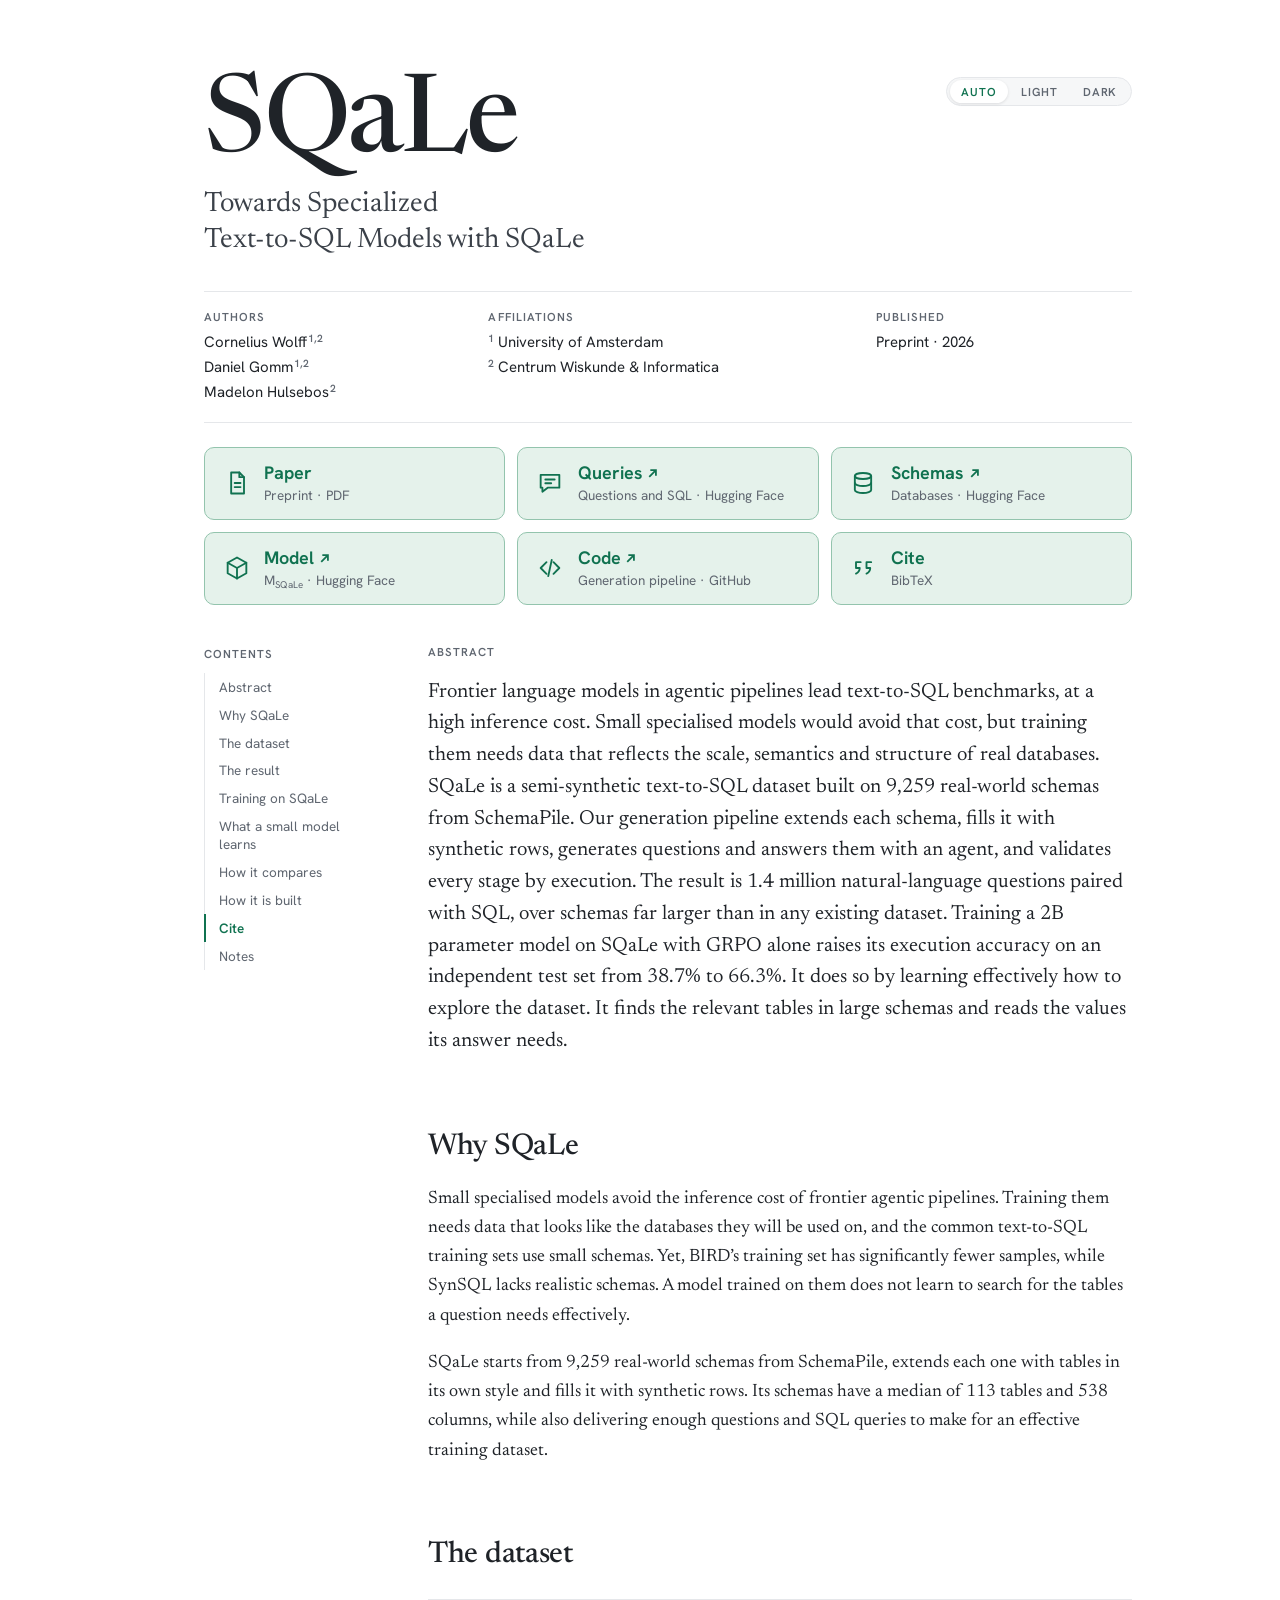
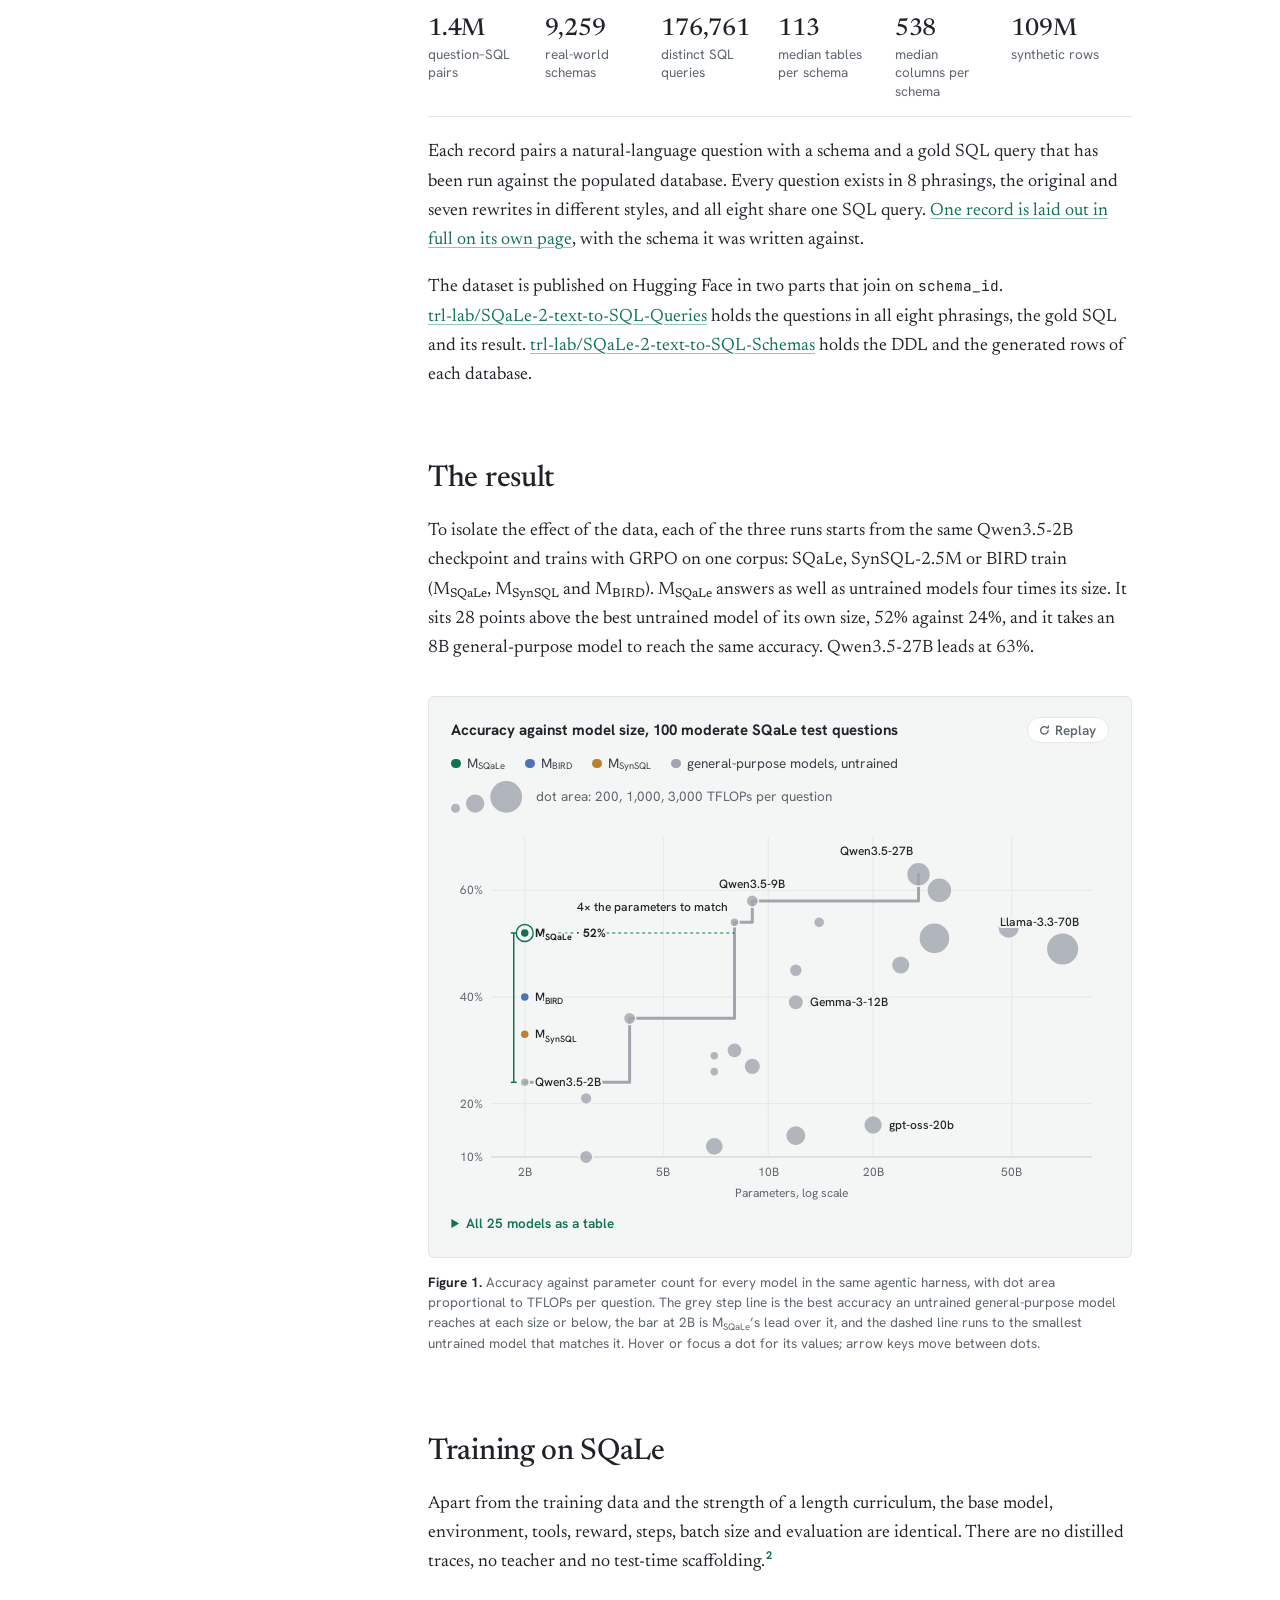
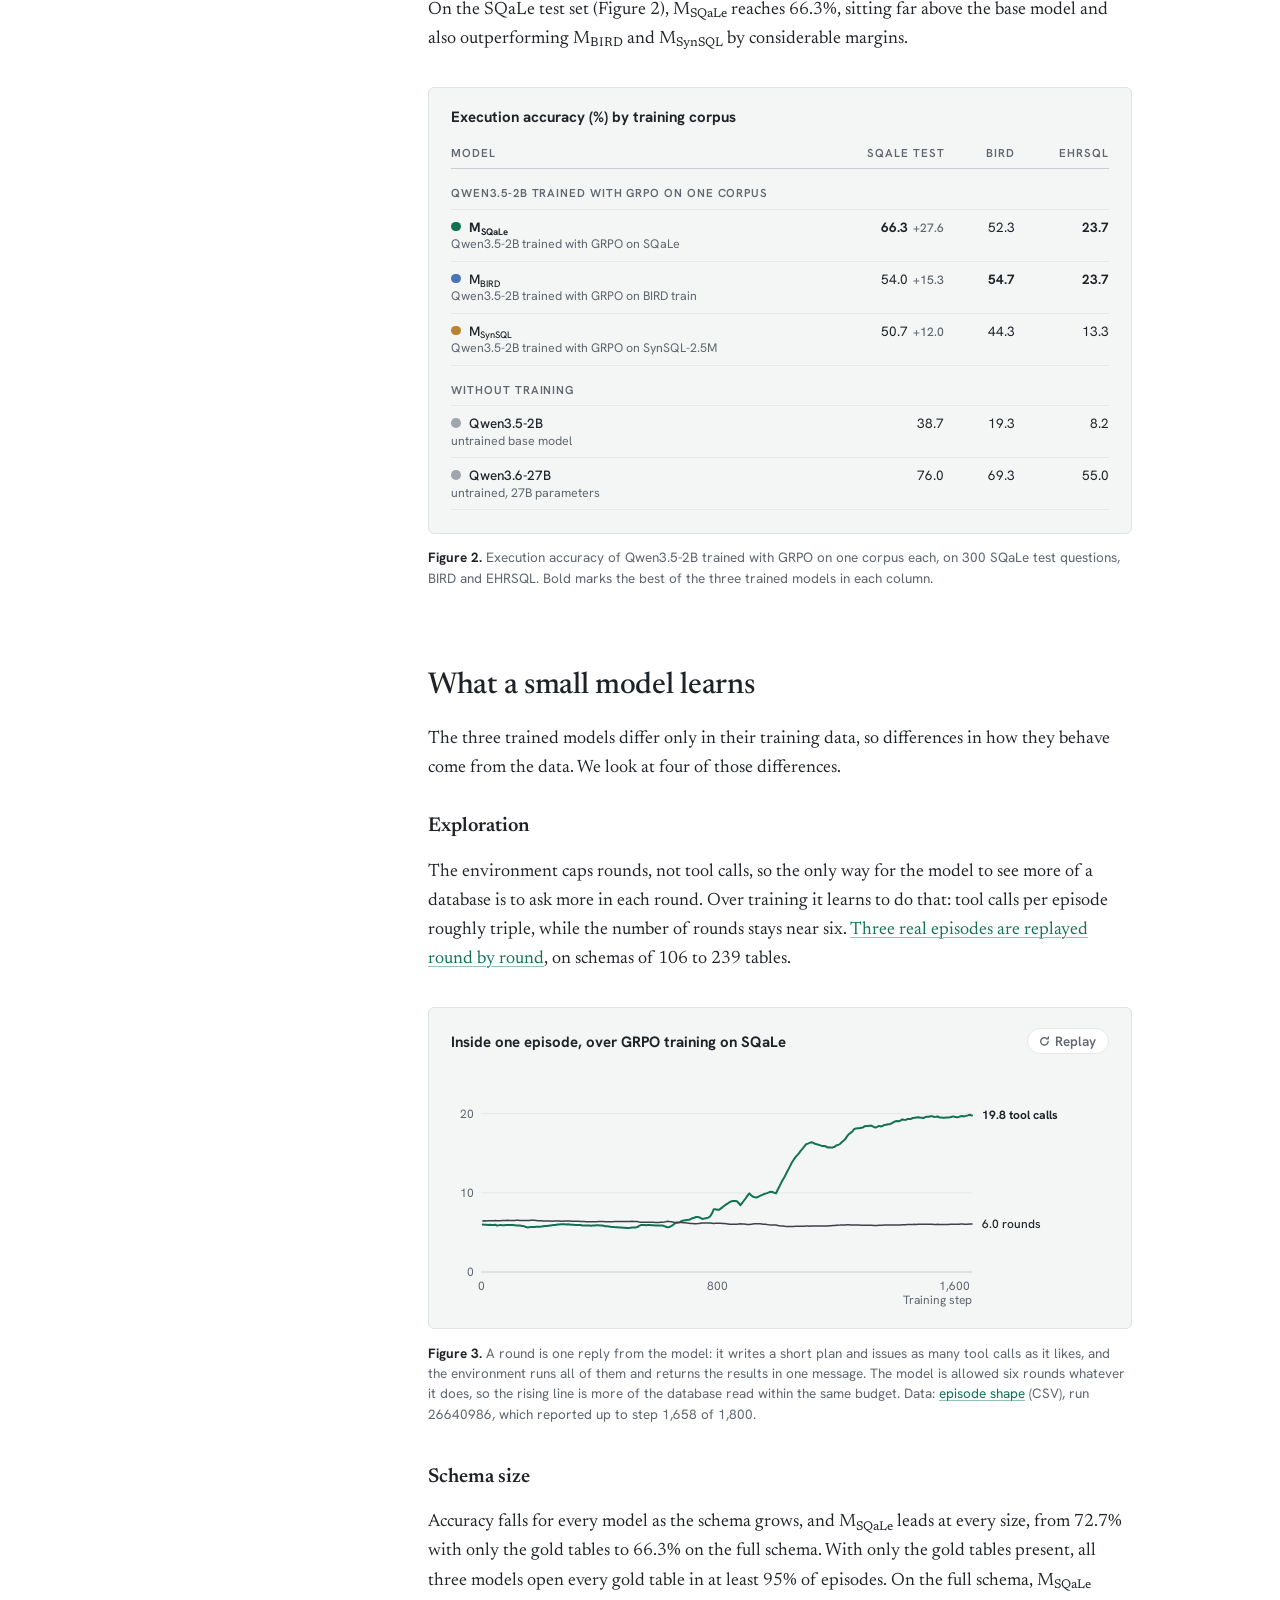
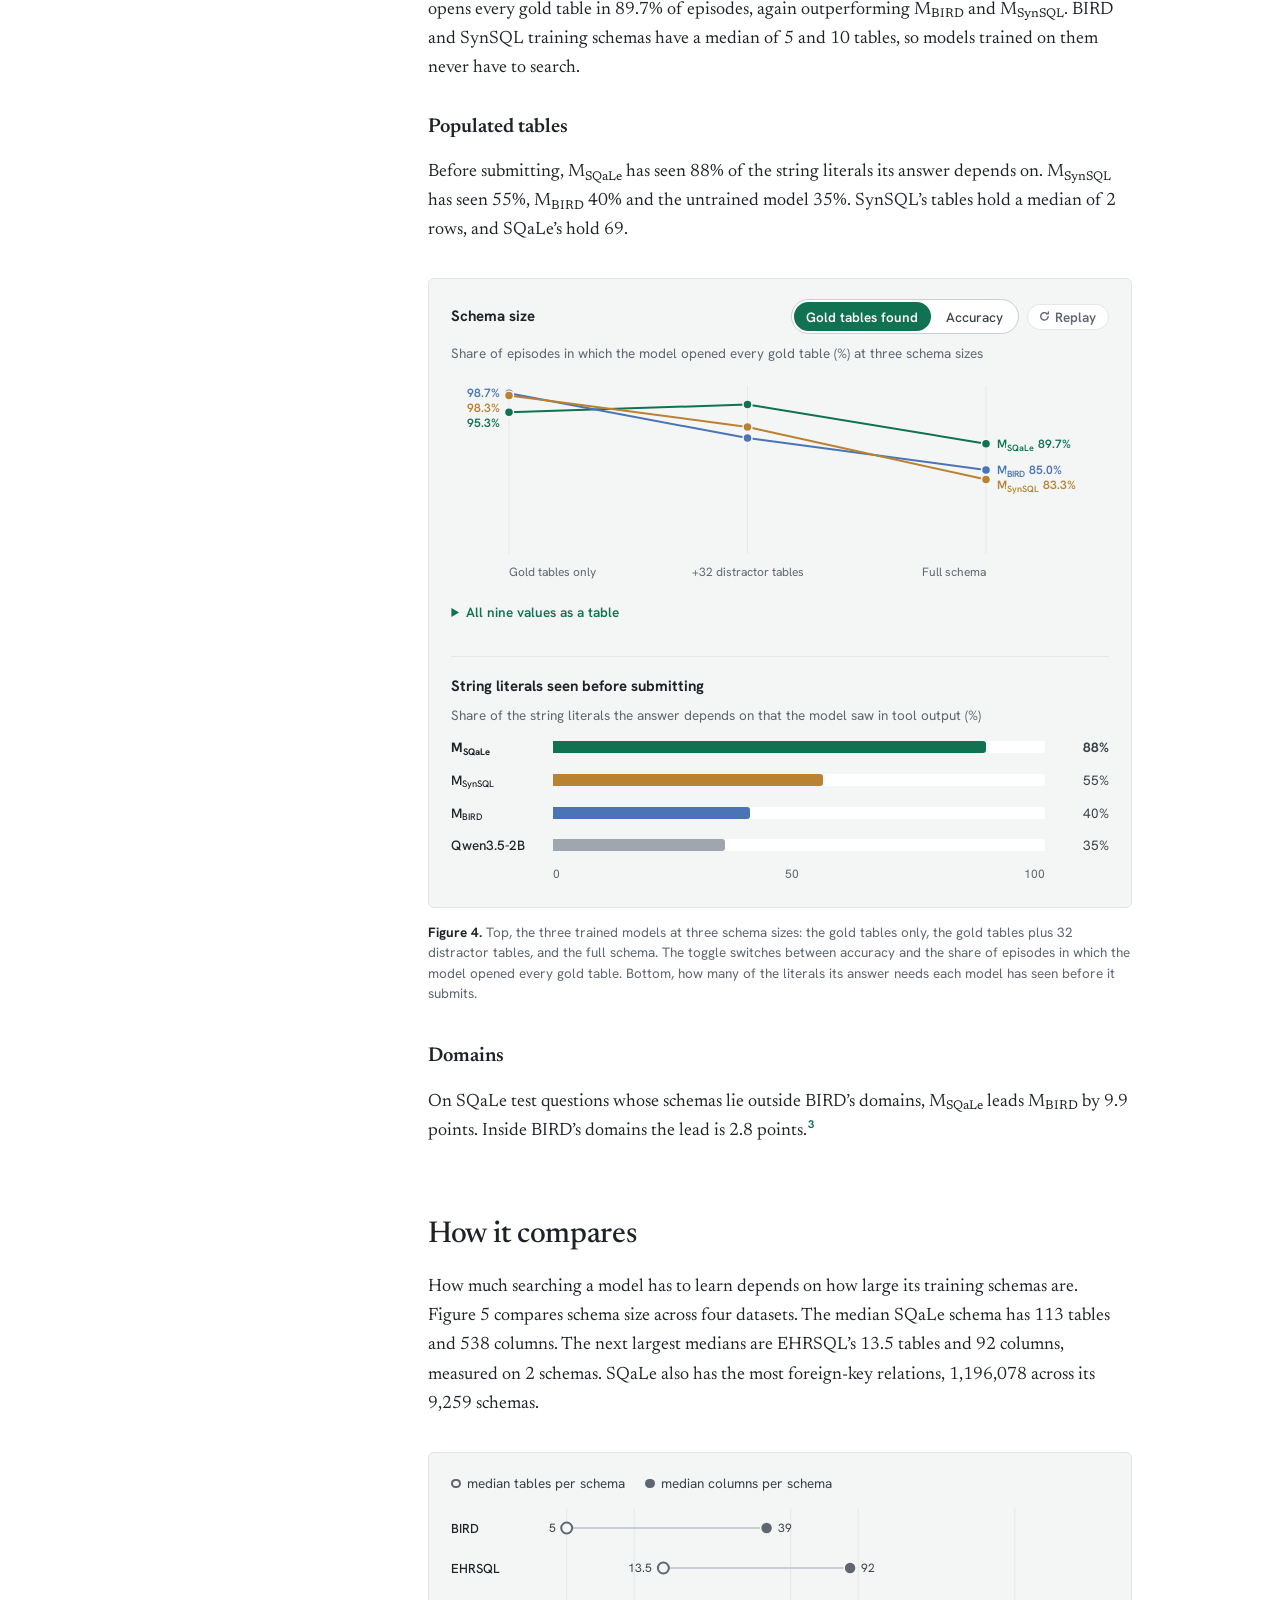
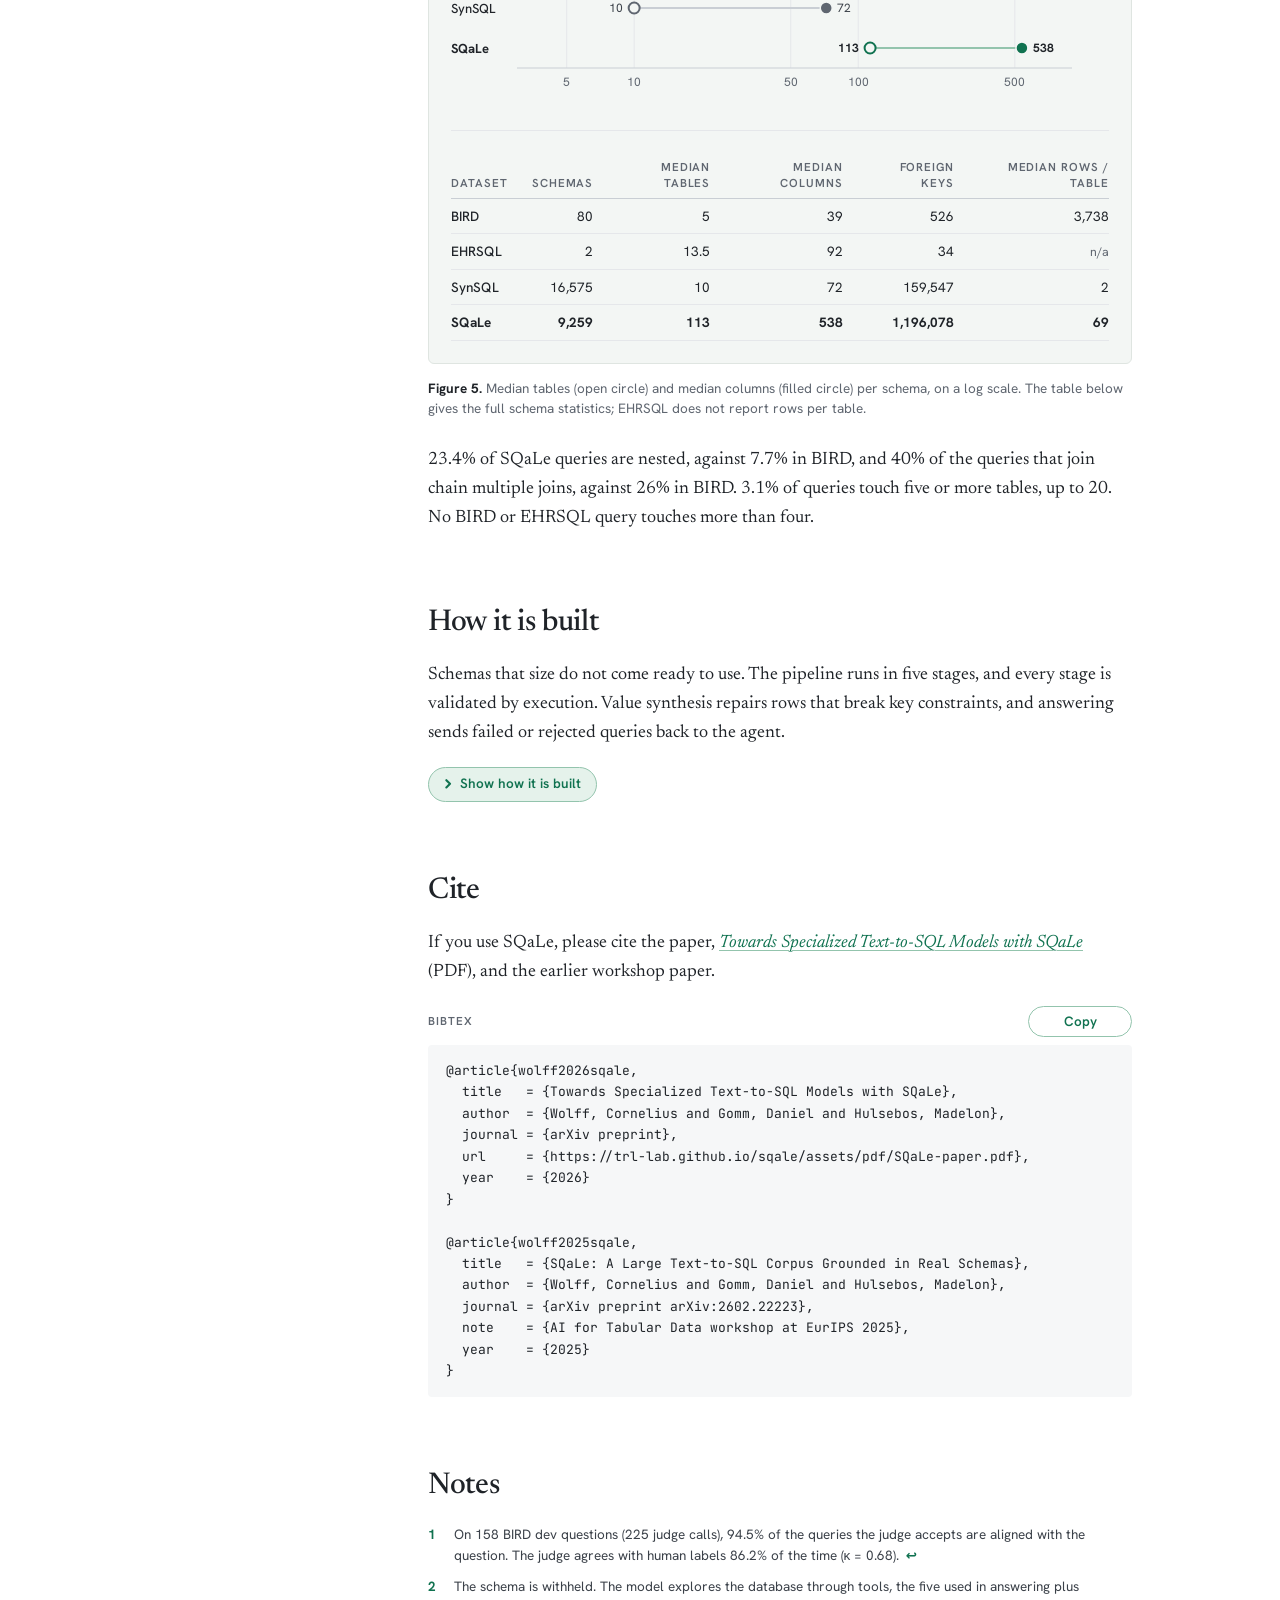
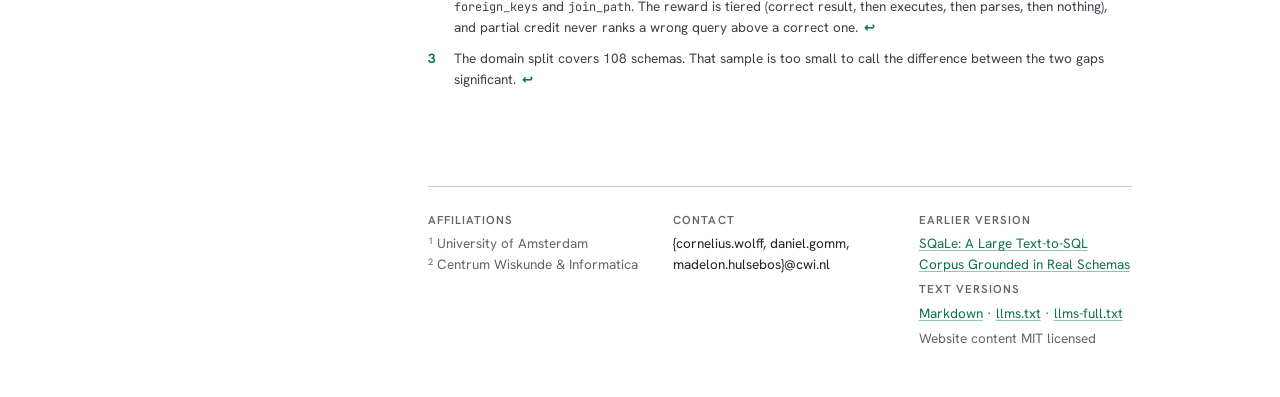
<file: index.html>
<!doctype html>
<html lang="en">
<head>
<meta charset="utf-8">
<meta name="viewport" content="width=device-width, initial-scale=1, viewport-fit=cover">
<script>
/* Apply a saved theme choice before first paint. With no saved choice the page
   follows the browser's colour scheme, which is what the CSS below does. */
(function () {
  try {
    var t = localStorage.getItem('sqale-theme');
    if (t === 'light' || t === 'dark') document.documentElement.setAttribute('data-theme', t);
  } catch (e) { /* storage blocked */ }
})();
</script>
<title>Towards Specialized Text-to-SQL Models with SQaLe</title>
<meta name="description" content="SQaLe is a semi-synthetic text-to-SQL dataset of 1,408,056 questions paired with SQL over 9,259 real-world schemas. A Qwen3.5-2B model trained on it with GRPO rises from 38.7% to 66.3% execution accuracy on the SQaLe test set.">
<link rel="canonical" href="https://trl-lab.github.io/sqale/">
<meta name="robots" content="index, follow, max-snippet:-1, max-image-preview:large, max-video-preview:-1">
<meta name="author" content="Cornelius Wolff, Daniel Gomm, Madelon Hulsebos">
<meta name="theme-color" content="#107250">
<link rel="icon" href="favicon.svg" type="image/svg+xml">
<link rel="icon" href="favicon-32.png" type="image/png" sizes="32x32">
<link rel="apple-touch-icon" href="apple-touch-icon.png">
<!-- Plain-text versions for LLMs and other readers that do not run JavaScript -->
<link rel="alternate" type="text/markdown" href="https://trl-lab.github.io/sqale/index.md" title="SQaLe project page (Markdown)">
<link rel="alternate" type="text/plain" href="https://trl-lab.github.io/sqale/llms.txt" title="llms.txt">
<!-- Social previews -->
<meta property="og:type" content="website">
<meta property="og:site_name" content="SQaLe">
<meta property="og:title" content="Towards Specialized Text-to-SQL Models with SQaLe">
<meta property="og:description" content="1,408,056 natural-language questions paired with SQL over 9,259 populated real-world schemas, and 2B text-to-SQL agents trained on it with GRPO.">
<meta property="og:url" content="https://trl-lab.github.io/sqale/">
<meta property="og:image" content="https://trl-lab.github.io/sqale/assets/og-image.png">
<meta property="og:image:width" content="1200">
<meta property="og:image:height" content="630">
<meta property="og:image:alt" content="SQaLe: Towards Specialized Text-to-SQL Models with SQaLe. 1,408,056 questions with SQL, 9,259 real-world schemas, 113 median tables per schema.">
<meta property="og:locale" content="en_US">
<meta name="twitter:card" content="summary_large_image">
<meta name="twitter:title" content="Towards Specialized Text-to-SQL Models with SQaLe">
<meta name="twitter:description" content="1,408,056 natural-language questions paired with SQL over 9,259 populated real-world schemas, and 2B text-to-SQL agents trained on it with GRPO.">
<meta name="twitter:image" content="https://trl-lab.github.io/sqale/assets/og-image.png">
<meta name="twitter:image:alt" content="SQaLe: Towards Specialized Text-to-SQL Models with SQaLe. 1,408,056 questions with SQL, 9,259 real-world schemas, 113 median tables per schema.">
<!-- Citation metadata (Google Scholar, Zotero). citation_title must match the title printed in the PDF. -->
<meta name="citation_title" content="Towards Specialized Text-to-SQL Models with SQaLe">
<meta name="citation_author" content="Wolff, Cornelius">
<meta name="citation_author_institution" content="University of Amsterdam">
<meta name="citation_author_institution" content="Centrum Wiskunde &amp; Informatica">
<meta name="citation_author" content="Gomm, Daniel">
<meta name="citation_author_institution" content="University of Amsterdam">
<meta name="citation_author_institution" content="Centrum Wiskunde &amp; Informatica">
<meta name="citation_author" content="Hulsebos, Madelon">
<meta name="citation_author_institution" content="Centrum Wiskunde &amp; Informatica">
<meta name="citation_publication_date" content="2026">
<meta name="citation_language" content="en">
<meta name="citation_pdf_url" content="https://trl-lab.github.io/sqale/assets/pdf/SQaLe-paper.pdf">
<meta name="citation_abstract_html_url" content="https://trl-lab.github.io/sqale/">
<!-- Structured data: the paper, the two datasets (Google Dataset Search) and the library -->
<script type="application/ld+json">
{
 "@context": "https://schema.org",
 "@graph": [
  {
   "@type": "WebPage",
   "@id": "https://trl-lab.github.io/sqale/#webpage",
   "url": "https://trl-lab.github.io/sqale/",
   "name": "Towards Specialized Text-to-SQL Models with SQaLe",
   "inLanguage": "en",
   "description": "1,408,056 natural-language questions paired with SQL over 9,259 populated real-world schemas, and 2B text-to-SQL agents trained on it with GRPO.",
   "primaryImageOfPage": "https://trl-lab.github.io/sqale/assets/og-image.png",
   "mainEntity": {
    "@id": "https://trl-lab.github.io/sqale/#paper"
   },
   "about": [
    {
     "@id": "https://trl-lab.github.io/sqale/#queries"
    },
    {
     "@id": "https://trl-lab.github.io/sqale/#schemas"
    }
   ]
  },
  {
   "@type": "ScholarlyArticle",
   "@id": "https://trl-lab.github.io/sqale/#paper",
   "headline": "Towards Specialized Text-to-SQL Models with SQaLe",
   "name": "Towards Specialized Text-to-SQL Models with SQaLe",
   "author": [
    {
     "@type": "Person",
     "name": "Cornelius Wolff",
     "affiliation": [
      {
       "@type": "Organization",
       "name": "University of Amsterdam",
       "url": "https://www.uva.nl"
      },
      {
       "@type": "Organization",
       "name": "Centrum Wiskunde & Informatica",
       "url": "https://www.cwi.nl"
      }
     ]
    },
    {
     "@type": "Person",
     "name": "Daniel Gomm",
     "affiliation": [
      {
       "@type": "Organization",
       "name": "University of Amsterdam",
       "url": "https://www.uva.nl"
      },
      {
       "@type": "Organization",
       "name": "Centrum Wiskunde & Informatica",
       "url": "https://www.cwi.nl"
      }
     ]
    },
    {
     "@type": "Person",
     "name": "Madelon Hulsebos",
     "affiliation": [
      {
       "@type": "Organization",
       "name": "Centrum Wiskunde & Informatica",
       "url": "https://www.cwi.nl"
      }
     ]
    }
   ],
   "datePublished": "2026",
   "inLanguage": "en",
   "url": "https://trl-lab.github.io/sqale/",
   "isAccessibleForFree": true,
   "encoding": {
    "@type": "MediaObject",
    "encodingFormat": "application/pdf",
    "contentUrl": "https://trl-lab.github.io/sqale/assets/pdf/SQaLe-paper.pdf"
   },
   "keywords": [
    "text-to-SQL",
    "NL2SQL",
    "SQL",
    "SQLite",
    "database schemas",
    "schema linking",
    "semi-synthetic data",
    "small language models",
    "reinforcement learning",
    "GRPO",
    "SchemaPile"
   ],
   "abstract": "SQaLe is a semi-synthetic text-to-SQL dataset built on 9,259 real-world schemas from SchemaPile. A generation pipeline extends each schema, fills it with synthetic rows, generates questions and answers them with an agent, and validates every stage by execution. The result is 1,408,056 natural-language questions paired with SQL over schemas far larger than in any existing dataset. Qwen3.5-2B trained on SQaLe with GRPO alone learns to explore the database: it finds the relevant tables in large schemas and reads the values its answer needs.",
   "about": [
    {
     "@id": "https://trl-lab.github.io/sqale/#queries"
    },
    {
     "@id": "https://trl-lab.github.io/sqale/#schemas"
    }
   ],
   "isBasedOn": {
    "@type": "ScholarlyArticle",
    "name": "SQaLe: A Large Text-to-SQL Corpus Grounded in Real Schemas",
    "url": "https://arxiv.org/abs/2602.22223"
   }
  },
  {
   "creator": [
    {
     "@type": "Person",
     "name": "Cornelius Wolff",
     "affiliation": [
      {
       "@type": "Organization",
       "name": "University of Amsterdam",
       "url": "https://www.uva.nl"
      },
      {
       "@type": "Organization",
       "name": "Centrum Wiskunde & Informatica",
       "url": "https://www.cwi.nl"
      }
     ]
    },
    {
     "@type": "Person",
     "name": "Daniel Gomm",
     "affiliation": [
      {
       "@type": "Organization",
       "name": "University of Amsterdam",
       "url": "https://www.uva.nl"
      },
      {
       "@type": "Organization",
       "name": "Centrum Wiskunde & Informatica",
       "url": "https://www.cwi.nl"
      }
     ]
    },
    {
     "@type": "Person",
     "name": "Madelon Hulsebos",
     "affiliation": [
      {
       "@type": "Organization",
       "name": "Centrum Wiskunde & Informatica",
       "url": "https://www.cwi.nl"
      }
     ]
    }
   ],
   "publisher": {
    "@type": "Organization",
    "name": "TRL Lab",
    "url": "https://trl-lab.github.io/"
   },
   "license": "https://opensource.org/licenses/MIT",
   "isAccessibleForFree": true,
   "inLanguage": "en",
   "keywords": [
    "text-to-SQL",
    "NL2SQL",
    "SQL",
    "SQLite",
    "database schemas",
    "schema linking",
    "semi-synthetic data",
    "small language models",
    "reinforcement learning",
    "GRPO",
    "SchemaPile"
   ],
   "isBasedOn": {
    "@type": "Dataset",
    "name": "SchemaPile",
    "url": "https://huggingface.co/datasets/trl-lab/schemapile"
   },
   "citation": {
    "@id": "https://trl-lab.github.io/sqale/#paper"
   },
   "@type": "Dataset",
   "@id": "https://trl-lab.github.io/sqale/#queries",
   "name": "SQaLe text-to-SQL questions and SQL",
   "alternateName": "trl-lab/SQaLe-2-text-to-SQL-Queries",
   "url": "https://huggingface.co/datasets/trl-lab/SQaLe-2-text-to-SQL-Queries",
   "sameAs": "https://huggingface.co/datasets/trl-lab/SQaLe-2-text-to-SQL-Queries",
   "description": "The questions of SQaLe, a large semi-synthetic text-to-SQL dataset grounded in real-world database schemas: 177,377 question records with 176,761 distinct SQLite queries over 9,259 populated databases. Each record holds the question in eight phrasings (1,408,056 in total), the gold SQL, a simple, moderate or hard difficulty label, the tables of the subschema it was generated from and the first rows of the gold query's result. The split into train (169,277) and test (8,100) is by schema. The databases themselves are in trl-lab/SQaLe-2-text-to-SQL-Schemas, joined on schema_id.",
   "variableMeasured": [
    {
     "@type": "PropertyValue",
     "name": "question_id",
     "description": "unique question identifier"
    },
    {
     "@type": "PropertyValue",
     "name": "schema_id",
     "description": "the database the question is asked over"
    },
    {
     "@type": "PropertyValue",
     "name": "sql",
     "description": "the gold SQLite query"
    },
    {
     "@type": "PropertyValue",
     "name": "difficulty",
     "description": "simple, moderate or hard"
    },
    {
     "@type": "PropertyValue",
     "name": "questions",
     "description": "the question in eight phrasings: verbose, evidence_supported, structured, requirements_list, short_ambiguous, short_high_level, casual, spelling_grammar_mistakes"
    },
    {
     "@type": "PropertyValue",
     "name": "relevant_tables",
     "description": "tables of the subschema the question was generated from"
    },
    {
     "@type": "PropertyValue",
     "name": "number_of_relevant_tables",
     "description": "number of relevant tables"
    },
    {
     "@type": "PropertyValue",
     "name": "execution_result",
     "description": "up to the first 50 result rows of the gold query"
    }
   ],
   "distribution": [
    {
     "@type": "DataDownload",
     "name": "test-00000-of-00001.parquet",
     "encodingFormat": "application/vnd.apache.parquet",
     "contentUrl": "https://huggingface.co/datasets/trl-lab/SQaLe-2-text-to-SQL-Queries/resolve/main/data/test-00000-of-00001.parquet",
     "contentSize": "13.0 MB"
    },
    {
     "@type": "DataDownload",
     "name": "train-00000-of-00001.parquet",
     "encodingFormat": "application/vnd.apache.parquet",
     "contentUrl": "https://huggingface.co/datasets/trl-lab/SQaLe-2-text-to-SQL-Queries/resolve/main/data/train-00000-of-00001.parquet",
     "contentSize": "277.7 MB"
    }
   ]
  },
  {
   "creator": [
    {
     "@type": "Person",
     "name": "Cornelius Wolff",
     "affiliation": [
      {
       "@type": "Organization",
       "name": "University of Amsterdam",
       "url": "https://www.uva.nl"
      },
      {
       "@type": "Organization",
       "name": "Centrum Wiskunde & Informatica",
       "url": "https://www.cwi.nl"
      }
     ]
    },
    {
     "@type": "Person",
     "name": "Daniel Gomm",
     "affiliation": [
      {
       "@type": "Organization",
       "name": "University of Amsterdam",
       "url": "https://www.uva.nl"
      },
      {
       "@type": "Organization",
       "name": "Centrum Wiskunde & Informatica",
       "url": "https://www.cwi.nl"
      }
     ]
    },
    {
     "@type": "Person",
     "name": "Madelon Hulsebos",
     "affiliation": [
      {
       "@type": "Organization",
       "name": "Centrum Wiskunde & Informatica",
       "url": "https://www.cwi.nl"
      }
     ]
    }
   ],
   "publisher": {
    "@type": "Organization",
    "name": "TRL Lab",
    "url": "https://trl-lab.github.io/"
   },
   "license": "https://opensource.org/licenses/MIT",
   "isAccessibleForFree": true,
   "inLanguage": "en",
   "keywords": [
    "text-to-SQL",
    "NL2SQL",
    "SQL",
    "SQLite",
    "database schemas",
    "schema linking",
    "semi-synthetic data",
    "small language models",
    "reinforcement learning",
    "GRPO",
    "SchemaPile"
   ],
   "isBasedOn": {
    "@type": "Dataset",
    "name": "SchemaPile",
    "url": "https://huggingface.co/datasets/trl-lab/schemapile"
   },
   "citation": {
    "@id": "https://trl-lab.github.io/sqale/#paper"
   },
   "@type": "Dataset",
   "@id": "https://trl-lab.github.io/sqale/#schemas",
   "name": "SQaLe text-to-SQL schemas and databases",
   "alternateName": "trl-lab/SQaLe-2-text-to-SQL-Schemas",
   "url": "https://huggingface.co/datasets/trl-lab/SQaLe-2-text-to-SQL-Schemas",
   "sameAs": "https://huggingface.co/datasets/trl-lab/SQaLe-2-text-to-SQL-Schemas",
   "description": "The 9,259 populated SQLite databases of SQaLe, a large semi-synthetic text-to-SQL dataset. Each row holds a database's DDL, extended from a real-world schema in SchemaPile, and the generated rows of its tables as JSON. Together the databases hold 1,103,669 tables with a median of 113 tables and 538 columns per schema, 1,196,078 foreign-key relations and 108,708,694 rows. The split into train (8,836) and test (423) is by schema. The questions are in trl-lab/SQaLe-2-text-to-SQL-Queries, joined on schema_id.",
   "variableMeasured": [
    {
     "@type": "PropertyValue",
     "name": "schema_id",
     "description": "join key into the questions dataset"
    },
    {
     "@type": "PropertyValue",
     "name": "full_schema",
     "description": "the DDL: every CREATE TABLE statement of the database"
    },
    {
     "@type": "PropertyValue",
     "name": "schema_content",
     "description": "JSON object mapping each populated table to a list of row objects"
    },
    {
     "@type": "PropertyValue",
     "name": "number_of_tables",
     "description": "number of CREATE TABLE statements"
    }
   ],
   "distribution": [
    {
     "@type": "DataDownload",
     "name": "test-00000-of-00001.parquet",
     "encodingFormat": "application/vnd.apache.parquet",
     "contentUrl": "https://huggingface.co/datasets/trl-lab/SQaLe-2-text-to-SQL-Schemas/resolve/main/data/test-00000-of-00001.parquet",
     "contentSize": "178.3 MB"
    },
    {
     "@type": "DataDownload",
     "name": "train-00000-of-00016.parquet",
     "encodingFormat": "application/vnd.apache.parquet",
     "contentUrl": "https://huggingface.co/datasets/trl-lab/SQaLe-2-text-to-SQL-Schemas/resolve/main/data/train-00000-of-00016.parquet",
     "contentSize": "251.1 MB"
    },
    {
     "@type": "DataDownload",
     "name": "train-00001-of-00016.parquet",
     "encodingFormat": "application/vnd.apache.parquet",
     "contentUrl": "https://huggingface.co/datasets/trl-lab/SQaLe-2-text-to-SQL-Schemas/resolve/main/data/train-00001-of-00016.parquet",
     "contentSize": "259.6 MB"
    },
    {
     "@type": "DataDownload",
     "name": "train-00002-of-00016.parquet",
     "encodingFormat": "application/vnd.apache.parquet",
     "contentUrl": "https://huggingface.co/datasets/trl-lab/SQaLe-2-text-to-SQL-Schemas/resolve/main/data/train-00002-of-00016.parquet",
     "contentSize": "254.5 MB"
    },
    {
     "@type": "DataDownload",
     "name": "train-00003-of-00016.parquet",
     "encodingFormat": "application/vnd.apache.parquet",
     "contentUrl": "https://huggingface.co/datasets/trl-lab/SQaLe-2-text-to-SQL-Schemas/resolve/main/data/train-00003-of-00016.parquet",
     "contentSize": "254.4 MB"
    },
    {
     "@type": "DataDownload",
     "name": "train-00004-of-00016.parquet",
     "encodingFormat": "application/vnd.apache.parquet",
     "contentUrl": "https://huggingface.co/datasets/trl-lab/SQaLe-2-text-to-SQL-Schemas/resolve/main/data/train-00004-of-00016.parquet",
     "contentSize": "245.9 MB"
    },
    {
     "@type": "DataDownload",
     "name": "train-00005-of-00016.parquet",
     "encodingFormat": "application/vnd.apache.parquet",
     "contentUrl": "https://huggingface.co/datasets/trl-lab/SQaLe-2-text-to-SQL-Schemas/resolve/main/data/train-00005-of-00016.parquet",
     "contentSize": "257.3 MB"
    },
    {
     "@type": "DataDownload",
     "name": "train-00006-of-00016.parquet",
     "encodingFormat": "application/vnd.apache.parquet",
     "contentUrl": "https://huggingface.co/datasets/trl-lab/SQaLe-2-text-to-SQL-Schemas/resolve/main/data/train-00006-of-00016.parquet",
     "contentSize": "257.3 MB"
    },
    {
     "@type": "DataDownload",
     "name": "train-00007-of-00016.parquet",
     "encodingFormat": "application/vnd.apache.parquet",
     "contentUrl": "https://huggingface.co/datasets/trl-lab/SQaLe-2-text-to-SQL-Schemas/resolve/main/data/train-00007-of-00016.parquet",
     "contentSize": "253.6 MB"
    },
    {
     "@type": "DataDownload",
     "name": "train-00008-of-00016.parquet",
     "encodingFormat": "application/vnd.apache.parquet",
     "contentUrl": "https://huggingface.co/datasets/trl-lab/SQaLe-2-text-to-SQL-Schemas/resolve/main/data/train-00008-of-00016.parquet",
     "contentSize": "223.2 MB"
    },
    {
     "@type": "DataDownload",
     "name": "train-00009-of-00016.parquet",
     "encodingFormat": "application/vnd.apache.parquet",
     "contentUrl": "https://huggingface.co/datasets/trl-lab/SQaLe-2-text-to-SQL-Schemas/resolve/main/data/train-00009-of-00016.parquet",
     "contentSize": "220.3 MB"
    },
    {
     "@type": "DataDownload",
     "name": "train-00010-of-00016.parquet",
     "encodingFormat": "application/vnd.apache.parquet",
     "contentUrl": "https://huggingface.co/datasets/trl-lab/SQaLe-2-text-to-SQL-Schemas/resolve/main/data/train-00010-of-00016.parquet",
     "contentSize": "224.4 MB"
    },
    {
     "@type": "DataDownload",
     "name": "train-00011-of-00016.parquet",
     "encodingFormat": "application/vnd.apache.parquet",
     "contentUrl": "https://huggingface.co/datasets/trl-lab/SQaLe-2-text-to-SQL-Schemas/resolve/main/data/train-00011-of-00016.parquet",
     "contentSize": "213.1 MB"
    },
    {
     "@type": "DataDownload",
     "name": "train-00012-of-00016.parquet",
     "encodingFormat": "application/vnd.apache.parquet",
     "contentUrl": "https://huggingface.co/datasets/trl-lab/SQaLe-2-text-to-SQL-Schemas/resolve/main/data/train-00012-of-00016.parquet",
     "contentSize": "225.0 MB"
    },
    {
     "@type": "DataDownload",
     "name": "train-00013-of-00016.parquet",
     "encodingFormat": "application/vnd.apache.parquet",
     "contentUrl": "https://huggingface.co/datasets/trl-lab/SQaLe-2-text-to-SQL-Schemas/resolve/main/data/train-00013-of-00016.parquet",
     "contentSize": "240.2 MB"
    },
    {
     "@type": "DataDownload",
     "name": "train-00014-of-00016.parquet",
     "encodingFormat": "application/vnd.apache.parquet",
     "contentUrl": "https://huggingface.co/datasets/trl-lab/SQaLe-2-text-to-SQL-Schemas/resolve/main/data/train-00014-of-00016.parquet",
     "contentSize": "236.2 MB"
    },
    {
     "@type": "DataDownload",
     "name": "train-00015-of-00016.parquet",
     "encodingFormat": "application/vnd.apache.parquet",
     "contentUrl": "https://huggingface.co/datasets/trl-lab/SQaLe-2-text-to-SQL-Schemas/resolve/main/data/train-00015-of-00016.parquet",
     "contentSize": "230.7 MB"
    }
   ]
  },
  {
   "@type": "SoftwareSourceCode",
   "@id": "https://trl-lab.github.io/sqale/#library",
   "name": "SQaLe Python library",
   "description": "Loads the SQaLe questions and writes the SQaLe databases as populated SQLite files.",
   "codeRepository": "https://github.com/trl-lab/SQaLe-Library",
   "url": "https://pypi.org/project/SQaLe/",
   "programmingLanguage": "Python",
   "license": "https://opensource.org/licenses/MIT",
   "author": [
    {
     "@type": "Person",
     "name": "Cornelius Wolff",
     "affiliation": [
      {
       "@type": "Organization",
       "name": "University of Amsterdam",
       "url": "https://www.uva.nl"
      },
      {
       "@type": "Organization",
       "name": "Centrum Wiskunde & Informatica",
       "url": "https://www.cwi.nl"
      }
     ]
    }
   ]
  }
 ]
}
</script>
<link rel="preconnect" href="https://fonts.googleapis.com">
<link rel="preconnect" href="https://fonts.gstatic.com" crossorigin>
<link rel="stylesheet" href="https://fonts.googleapis.com/css2?family=Newsreader:ital,opsz,wght@0,6..72,300..700;1,6..72,300..700&family=Hanken+Grotesk:wght@400..700&family=JetBrains+Mono:wght@400..600&display=swap">
<link rel="stylesheet" href="assets/site.css">
<!-- 100% privacy-first analytics -->
<script async src="https://scripts.simpleanalyticscdn.com/latest.js"></script>
</head>
<body>
<a class="skip" href="#article">Skip to article</a>
<div class="page">

<header class="masthead">
  <div class="theme" id="theme" role="group" aria-label="Colour theme">
    <button type="button" class="theme-btn" data-set="auto" aria-pressed="true">Auto</button>
    <button type="button" class="theme-btn" data-set="light" aria-pressed="false">Light</button>
    <button type="button" class="theme-btn" data-set="dark" aria-pressed="false">Dark</button>
  </div>
  <div class="mast-title">
    <h1 class="title">SQaLe</h1>
    <p class="deck">Towards Specialized <span class="m">Text-to-SQL</span> Models with SQaLe</p>
  </div>
  <dl class="byline">
    <div class="by-col">
      <dt>Authors</dt>
      <dd><ul>
        <li>Cornelius Wolff<sup>1,2</sup></li>
        <li>Daniel Gomm<sup>1,2</sup></li>
        <li>Madelon Hulsebos<sup>2</sup></li>
      </ul></dd>
    </div>
    <div class="by-col">
      <dt>Affiliations</dt>
      <dd><ol class="affs">
        <li><sup>1</sup>University of Amsterdam</li>
        <li><sup>2</sup>Centrum Wiskunde &amp; Informatica</li>
      </ol></dd>
    </div>
    <div class="by-col">
      <dt>Published</dt>
      <dd>Preprint · 2026</dd>
    </div>
  </dl>
  <nav class="resources" aria-label="Paper, data, model and code">
    <ul>
      <li><a class="res" href="assets/pdf/SQaLe-paper.pdf" type="application/pdf" target="_blank" rel="noopener"><svg class="res-icon" viewBox="0 0 24 24" aria-hidden="true"><path d="M7 3h7l4 4v14H7z"/><path d="M14 3v4h4"/><path d="M10 12h5M10 15.5h5"/></svg><span class="res-name">Paper</span><span class="res-sub">Preprint · PDF</span></a></li>
      <li><a class="res" href="https://huggingface.co/datasets/trl-lab/SQaLe-2-text-to-SQL-Queries" target="_blank" rel="noopener"><svg class="res-icon" viewBox="0 0 24 24" aria-hidden="true"><path d="M4 5h16v11H10l-4.5 3.5V16H4z"/><path d="M8 9h8M8 12.2h5"/></svg><span class="res-name">Queries<svg class="res-ext" viewBox="0 0 10 10" aria-hidden="true"><path d="M3 2h5v5M8 2 2 8"/></svg></span><span class="res-sub">Questions and SQL · Hugging Face</span></a></li>
      <li><a class="res" href="https://huggingface.co/datasets/trl-lab/SQaLe-2-text-to-SQL-Schemas" target="_blank" rel="noopener"><svg class="res-icon" viewBox="0 0 24 24" aria-hidden="true"><ellipse cx="12" cy="6" rx="7" ry="2.6"/><path d="M5 6v12c0 1.4 3.1 2.6 7 2.6s7-1.2 7-2.6V6"/><path d="M5 12c0 1.4 3.1 2.6 7 2.6s7-1.2 7-2.6"/></svg><span class="res-name">Schemas<svg class="res-ext" viewBox="0 0 10 10" aria-hidden="true"><path d="M3 2h5v5M8 2 2 8"/></svg></span><span class="res-sub">Databases · Hugging Face</span></a></li>
      <li><a class="res" href="https://huggingface.co/trl-lab/qwen3.5-2b-grpo-sqale" target="_blank" rel="noopener"><svg class="res-icon" viewBox="0 0 24 24" aria-hidden="true"><path d="M12 3 20 7.5v9L12 21l-8-4.5v-9z"/><path d="M4 7.5 12 12l8-4.5M12 12v9"/></svg><span class="res-name">Model<svg class="res-ext" viewBox="0 0 10 10" aria-hidden="true"><path d="M3 2h5v5M8 2 2 8"/></svg></span><span class="res-sub">M<sub>SQaLe</sub> · Hugging Face</span></a></li>
      <li><a class="res" href="https://github.com/trl-lab/SQaLe_2" target="_blank" rel="noopener"><svg class="res-icon" viewBox="0 0 24 24" aria-hidden="true"><path d="M9 7 4 12l5 5M15 7l5 5-5 5M13.5 5l-3 14"/></svg><span class="res-name">Code<svg class="res-ext" viewBox="0 0 10 10" aria-hidden="true"><path d="M3 2h5v5M8 2 2 8"/></svg></span><span class="res-sub">Generation pipeline · GitHub</span></a></li>
      <li><a class="res" href="#cite"><svg class="res-icon" viewBox="0 0 24 24" aria-hidden="true"><path d="M10 7H6v5h3.2c0 2.6-1 3.8-3.2 4.8M19 7h-4v5h3.2c0 2.6-1 3.8-3.2 4.8"/></svg><span class="res-name">Cite</span><span class="res-sub">BibTeX</span></a></li>
    </ul>
  </nav>
</header>

<div class="layout">
  <nav class="toc" aria-label="Contents">
    <p class="label toc-label">Contents</p>
    <ol>
      <li><a href="#abstract">Abstract</a></li>
      <li><a href="#why">Why SQaLe</a></li>
      <li><a href="#dataset">The dataset</a></li>
      <li><a href="#result">The result</a></li>
      <li><a href="#training">Training on SQaLe</a></li>
      <li><a href="#learns">What a small model learns</a></li>
      <li><a href="#compares">How it compares</a></li>
      <li><a href="#built">How it is built</a></li>
      <li><a href="#cite">Cite</a></li>
      <li><a href="#notes">Notes</a></li>
    </ol>
  </nav>

  <main class="article" id="article">

    <noscript><p>This page draws its figures and tables with JavaScript. The full text, with every figure as a table, is also available as <a href="index.md">Markdown</a> and in <a href="llms-full.txt">llms-full.txt</a>.</p></noscript>

    <section class="sec" id="abstract" aria-labelledby="h-abstract">
      <h2 class="label kicker" id="h-abstract">Abstract</h2>
      <p class="lede">Frontier language models in agentic pipelines lead text-to-SQL benchmarks, at a high inference cost. Small specialised models would avoid that cost, but training them needs data that reflects the scale, semantics and structure of real databases. SQaLe is a semi-synthetic text-to-SQL dataset built on 9,259 real-world schemas from SchemaPile. Our generation pipeline extends each schema, fills it with synthetic rows, generates questions and answers them with an agent, and validates every stage by execution. The result is 1.4 million natural-language questions paired with SQL, over schemas far larger than in any existing dataset. Training a 2B parameter model on SQaLe with GRPO alone raises its execution accuracy on an independent test set from 38.7% to 66.3%. It does so by learning effectively how to explore the dataset. It finds the relevant tables in large schemas and reads the values its answer needs.</p>
    </section>

    <section class="sec" id="why" aria-labelledby="h-why">
      <h2 id="h-why">Why SQaLe</h2>
      <p>Small specialised models avoid the inference cost of frontier agentic pipelines. Training them needs data that looks like the databases they will be used on, and the common text-to-SQL training sets use small schemas. Yet, BIRD’s training set has significantly fewer samples, while SynSQL lacks realistic schemas. A model trained on them does not learn to search for the tables a question needs effectively.</p>
      <p>SQaLe starts from 9,259 real-world schemas from SchemaPile, extends each one with tables in its own style and fills it with synthetic rows. Its schemas have a median of 113 tables and 538 columns, while also delivering enough questions and SQL queries to make for an effective training dataset.</p>
    </section>

    <section class="sec" id="dataset" aria-labelledby="h-dataset">
      <h2 id="h-dataset">The dataset</h2>
      <dl class="stats wide" aria-label="Key numbers">
        <div class="stat"><dt>question–SQL pairs</dt><dd>1.4M</dd></div>
        <div class="stat"><dt>real-world schemas</dt><dd>9,259</dd></div>
        <div class="stat"><dt>distinct SQL queries</dt><dd>176,761</dd></div>
        <div class="stat"><dt>median tables per schema</dt><dd>113</dd></div>
        <div class="stat"><dt>median columns per schema</dt><dd>538</dd></div>
        <div class="stat"><dt>synthetic rows</dt><dd>109M</dd></div>
      </dl>

      <p>Each record pairs a natural-language question with a schema and a gold SQL query that has been run against the populated database. Every question exists in 8 phrasings, the original and seven rewrites in different styles, and all eight share one SQL query. <a href="record.html" target="_blank" rel="noopener">One record is laid out in full on its own page</a>, with the schema it was written against.</p>

      <p>The dataset is published on Hugging Face in two parts that join on <code>schema_id</code>. <a class="m" href="https://huggingface.co/datasets/trl-lab/SQaLe-2-text-to-SQL-Queries" target="_blank" rel="noopener">trl-lab/SQaLe-2-text-to-SQL-Queries</a> holds the questions in all eight phrasings, the gold SQL and its result. <a class="m" href="https://huggingface.co/datasets/trl-lab/SQaLe-2-text-to-SQL-Schemas" target="_blank" rel="noopener">trl-lab/SQaLe-2-text-to-SQL-Schemas</a> holds the DDL and the generated rows of each database.</p>
    </section>

    <section class="sec" id="result" aria-labelledby="h-result">
      <h2 id="h-result">The result</h2>
      <p>To isolate the effect of the data, each of the three runs starts from the same Qwen3.5-2B checkpoint and trains with GRPO on one corpus: SQaLe, SynSQL-2.5M or BIRD train (<span class="m">M<sub>SQaLe</sub></span>, <span class="m">M<sub>SynSQL</sub></span> and <span class="m">M<sub>BIRD</sub></span>). <span class="m">M<sub>SQaLe</sub></span> answers as well as untrained models four times its size. It sits 28 points above the best untrained model of its own size, 52% against 24%, and it takes an 8B general-purpose model to reach the same accuracy. Qwen3.5-27B leads at 63%.</p>

      <figure class="fig wide" id="fig-size" aria-labelledby="cap-1">
        <div class="fig-body">
          <div class="fig-panel">
            <div class="fig-head">
              <p class="panel-title">Accuracy against model size, 100 moderate SQaLe test questions</p>
              <button type="button" class="replay" data-replay="pareto-plot" aria-label="Replay the animation"><svg viewBox="0 0 16 16" aria-hidden="true"><path d="M13.5 8a5.5 5.5 0 1 1-1.85-4.1"/><path d="M13.8 1.4v2.8h-2.8"/></svg>Replay</button>
            </div>
            <div class="legend" id="pareto-legend"></div>
            <div class="chart" id="pareto-plot"><div class="tip" id="pareto-tip" hidden role="status"></div></div>
            <details class="data">
              <summary>All 25 models as a table</summary>
              <div class="table-wrap"><table class="tbl" id="pareto-table"></table></div>
            </details>
          </div>
        </div>
        <figcaption id="cap-1"><b>Figure 1.</b> Accuracy against parameter count for every model in the same agentic harness, with dot area proportional to TFLOPs per question. The grey step line is the best accuracy an untrained general-purpose model reaches at each size or below, the bar at 2B is <span class="m">M<sub>SQaLe</sub></span>’s lead over it, and the dashed line runs to the smallest untrained model that matches it. Hover or focus a dot for its values; arrow keys move between dots.</figcaption>
      </figure>
    </section>

    <section class="sec" id="training" aria-labelledby="h-training">
      <h2 id="h-training">Training on SQaLe</h2>
      <p>Apart from the training data and the strength of a length curriculum, the base model, environment, tools, reward, steps, batch size and evaluation are identical. There are no distilled traces, no teacher and no test-time scaffolding.<sup class="sn-ref"><a href="#sn-2" id="snr-2" aria-label="Note 2">2</a></sup></p>

     <p>On the SQaLe test set (Figure&nbsp;2), <span class="m">M<sub>SQaLe</sub></span> reaches 66.3%, sitting far above the base model and also outperforming <span class="m">M<sub>BIRD</sub></span> and <span class="m">M<sub>SynSQL</sub></span> by considerable margins.</p>

      <figure class="fig wide" id="fig-results" aria-labelledby="cap-2">
        <div class="fig-body">
          <div class="fig-panel">
            <p class="panel-title">Execution accuracy (%) by training corpus</p>
            <div class="table-wrap"><table class="tbl" id="matrix-table"></table></div>
          </div>
        </div>
        <figcaption id="cap-2"><b>Figure 2.</b> Execution accuracy of Qwen3.5-2B trained with GRPO on one corpus each, on 300 SQaLe test questions, BIRD and EHRSQL. Bold marks the best of the three trained models in each column.</figcaption>
      </figure>
    </section>

    <section class="sec" id="learns" aria-labelledby="h-learns">
      <h2 id="h-learns">What a small model learns</h2>
      <p>The three trained models differ only in their training data, so differences in how they behave come from the data. We look at four of those differences.</p>

      <h3>Exploration</h3>
      <p>The environment caps rounds, not tool calls, so the only way for the model to see more of a database is to ask more in each round. Over training it learns to do that: tool calls per episode roughly triple, while the number of rounds stays near six. <a href="answers.html" target="_blank" rel="noopener">Three real episodes are replayed round by round</a>, on schemas of 106 to 239 tables.</p>

      <figure class="fig wide" id="fig-explore" aria-labelledby="cap-3">
        <div class="fig-body">
          <div class="fig-panel">
            <div class="fig-head">
              <p class="panel-title">Inside one episode, over GRPO training on SQaLe</p>
              <button type="button" class="replay" data-replay="explore-plot" aria-label="Replay the animation"><svg viewBox="0 0 16 16" aria-hidden="true"><path d="M13.5 8a5.5 5.5 0 1 1-1.85-4.1"/><path d="M13.8 1.4v2.8h-2.8"/></svg>Replay</button>
            </div>
            <div class="chart" id="explore-plot"></div>
          </div>
        </div>
        <figcaption id="cap-3"><b>Figure 3.</b> A round is one reply from the model: it writes a short plan and issues as many tool calls as it likes, and the environment runs all of them and returns the results in one message. The model is allowed six rounds whatever it does, so the rising line is more of the database read within the same budget. Data: <a href="assets/training/26640986-Episode-shape.csv" target="_blank" rel="noopener">episode shape</a> (CSV), run 26640986, which reported up to step 1,658 of 1,800.</figcaption>
      </figure>


      <h3>Schema size</h3>
      <p>Accuracy falls for every model as the schema grows, and <span class="m">M<sub>SQaLe</sub></span> leads at every size, from 72.7% with only the gold tables to 66.3% on the full schema. With only the gold tables present, all three models open every gold table in at least 95% of episodes. On the full schema, <span class="m">M<sub>SQaLe</sub></span> opens every gold table in 89.7% of episodes, again outperforming <span class="m">M<sub>BIRD</sub></span> and <span class="m">M<sub>SynSQL</sub></span>. BIRD and SynSQL training schemas have a median of 5 and 10 tables, so models trained on them never have to search.</p>

      <h3>Populated tables</h3>
      <p>Before submitting, <span class="m">M<sub>SQaLe</sub></span> has seen 88% of the string literals its answer depends on. <span class="m">M<sub>SynSQL</sub></span> has seen 55%, <span class="m">M<sub>BIRD</sub></span> 40% and the untrained model 35%. SynSQL’s tables hold a median of 2 rows, and SQaLe’s hold 69.</p>

      <figure class="fig wide" id="fig-learns" aria-labelledby="cap-4">
        <div class="fig-body f5" id="scale-fig">
          <div class="fig-panel">
            <div class="f5-head">
              <p class="panel-title">Schema size</p>
              <div class="f5-ctrl">
                <div class="seg" role="group" aria-label="Measure shown" id="scale-toggle">
                  <button type="button" aria-pressed="true" data-metric="1">Gold tables found</button>
                  <button type="button" aria-pressed="false" data-metric="0">Accuracy</button>
                </div>
                <button type="button" class="replay" data-replay="scale-fig" aria-label="Replay the animation"><svg viewBox="0 0 16 16" aria-hidden="true"><path d="M13.5 8a5.5 5.5 0 1 1-1.85-4.1"/><path d="M13.8 1.4v2.8h-2.8"/></svg>Replay</button>
              </div>
            </div>
            <p class="panel-sub" id="scale-sub" aria-live="polite">Share of episodes in which the model opened every gold table (%) at three schema sizes</p>
            <div class="chart" id="scale-slope"></div>
            <details class="data">
              <summary>All nine values as a table</summary>
              <div class="table-wrap"><table class="tbl" id="scale-table"></table></div>
            </details>
          </div>
          <div class="fig-panel lit">
            <p class="panel-title">String literals seen before submitting</p>
            <p class="panel-sub">Share of the string literals the answer depends on that the model saw in tool output (%)</p>
            <div class="mpanel" id="literals"></div>
          </div>
        </div>
        <figcaption id="cap-4"><b>Figure 4.</b> Top, the three trained models at three schema sizes: the gold tables only, the gold tables plus 32 distractor tables, and the full schema. The toggle switches between accuracy and the share of episodes in which the model opened every gold table. Bottom, how many of the literals its answer needs each model has seen before it submits.</figcaption>
      </figure>

      <h3>Domains</h3>
      <p>On SQaLe test questions whose schemas lie outside BIRD’s domains, <span class="m">M<sub>SQaLe</sub></span> leads <span class="m">M<sub>BIRD</sub></span> by 9.9 points. Inside BIRD’s domains the lead is 2.8 points.<sup class="sn-ref"><a href="#sn-3" id="snr-3" aria-label="Note 3">3</a></sup></p>
    </section>

    <section class="sec" id="compares" aria-labelledby="h-compares">
      <h2 id="h-compares">How it compares</h2>
      <p>How much searching a model has to learn depends on how large its training schemas are. Figure&nbsp;5 compares schema size across four datasets. The median SQaLe schema has 113 tables and 538 columns. The next largest medians are EHRSQL’s 13.5 tables and 92 columns, measured on 2 schemas. SQaLe also has the most foreign-key relations, 1,196,078 across its 9,259 schemas.</p>

      <figure class="fig wide" id="fig-compare" aria-labelledby="cap-5">
        <div class="fig-body">
          <div class="fig-panel">
            <div class="legend" aria-hidden="true">
              <span><i class="sw sw-ring"></i>median tables per schema</span>
              <span><i class="sw sw-fill"></i>median columns per schema</span>
            </div>
            <div class="chart" id="compare-plot"></div>
          </div>
          <div class="fig-panel">
            <div class="table-wrap"><table class="tbl" id="compare-table"></table></div>
          </div>
        </div>
        <figcaption id="cap-5"><b>Figure 5.</b> Median tables (open circle) and median columns (filled circle) per schema, on a log scale. The table below gives the full schema statistics; EHRSQL does not report rows per table.</figcaption>
      </figure>

      <p>23.4% of SQaLe queries are nested, against 7.7% in BIRD, and 40% of the queries that join chain multiple joins, against 26% in BIRD. 3.1% of queries touch five or more tables, up to 20. No BIRD or EHRSQL query touches more than four.</p>
    </section>

    <section class="sec" id="built" aria-labelledby="h-built">
      <h2 id="h-built">How it is built</h2>
      <p>Schemas that size do not come ready to use. The pipeline runs in five stages, and every stage is validated by
        execution. Value synthesis repairs rows that break key constraints, and answering sends failed or rejected
        queries back to the agent.</p>
      <details class="fold" id="fold-built">
        <summary><svg class="fold-chev" viewBox="0 0 10 10" aria-hidden="true"><path d="M3.5 1.2 7.3 5 3.5 8.8"/></svg><span class="fold-show">Show how it is built</span><span class="fold-hide">Hide how it is built</span></summary>
        <div class="fold-inner">
          <figure class="fig wide" id="fig-pipeline" aria-labelledby="cap-6">
            <div class="fig-body"><div class="chart" id="pipeline" role="img" aria-label="The five pipeline stages from left to right: schema collection and extension, value synthesis, question generation, style variation, agentic answering and judging. Value synthesis has a repair loop; answering has return loops for execution errors and for queries the judge rejects."></div></div>
            <figcaption id="cap-6"><b>Figure 6.</b> The generation pipeline. Return arrows mark the repair loop in value synthesis and the two feedback loops in answering.</figcaption>
          </figure>

          <ol class="stages">
            <li><div><strong>Schema collection and extension.</strong> SchemaPile provides real-world schemas from permissively licensed GitHub repositories. A tool-using agent annotates each of the 14,597 source repositories with a domain description. An LLM then extends each schema with tables that keep its naming conventions, normalisation level and foreign-key style.</div></li>
            <li><div><strong>Value synthesis.</strong> Tables are filled in foreign-key dependency order. For each table the LLM writes a Python function from its DDL, its original rows, the allowed foreign-key values and the domain description. Fact and junction tables get more rows and a skewed key distribution, and every table is checked for primary-key uniqueness and referential integrity.</div></li>
            <li><div><strong>Question generation.</strong> A connected subgraph of up to 20 tables is sampled along foreign keys, together with sample rows. The LLM writes questions that need every table in it, at three difficulty levels (simple, moderate, hard), with every literal grounded in the data.</div></li>
            <li><div><strong>Style variation.</strong> Each question is rewritten into the seven styles shown in the <a href="record.html">example record</a>. All eight versions share the gold SQL.</div></li>
            <li><div><strong>Agentic answering and judging.</strong> An agent explores the live database with tools (<code>list_tables</code>, <code>describe_table</code>, <code>sample_rows</code>, <code>distinct_values</code>, <code>run_query</code>) and commits with <code>submit_sql</code>. Execution errors go back to the agent. An LLM judge checks the result against the question and sends rejected queries back for a rewrite.<sup class="sn-ref"><a href="#sn-1" id="snr-1" aria-label="Note 1">1</a></sup></div></li>
          </ol>
        </div>
      </details>
    </section>

    <section class="sec" id="cite" aria-labelledby="h-cite">
      <h2 id="h-cite">Cite</h2>
      <p>If you use SQaLe, please cite the paper, <a href="assets/pdf/SQaLe-paper.pdf" type="application/pdf" target="_blank" rel="noopener"><cite>Towards Specialized Text-to-SQL Models with SQaLe</cite></a> (PDF), and the earlier workshop paper.</p>
      <div class="bib wide">
        <div class="bib-head">
          <span class="label">BibTeX</span>
          <button type="button" class="copy" id="copy-bib" aria-describedby="bib-status">Copy</button>
        </div>
        <div class="code-wrap"><pre><code id="bibtex"></code></pre></div>
        <span id="bib-status" class="sr-only" aria-live="polite"></span>
      </div>
    </section>

    <section class="sec" id="notes" aria-labelledby="h-notes">
      <h2 id="h-notes">Notes</h2>
      <ol class="notes-list">
        <li id="sn-1"><span>On 158 BIRD dev questions (225 judge calls), 94.5% of the queries the judge accepts are aligned with the question. The judge agrees with human labels 86.2% of the time (κ&nbsp;=&nbsp;0.68).<a class="back" href="#snr-1" aria-label="Back to note 1 in the text">↩</a></span></li>
        <li id="sn-2"><span>The schema is withheld. The model explores the database through tools, the five used in answering plus <code>foreign_keys</code> and <code>join_path</code>. The reward is tiered (correct result, then executes, then parses, then nothing), and partial credit never ranks a wrong query above a correct one.<a class="back" href="#snr-2" aria-label="Back to note 2 in the text">↩</a></span></li>
        <li id="sn-3"><span>The domain split covers 108 schemas. That sample is too small to call the difference between the two gaps significant.<a class="back" href="#snr-3" aria-label="Back to note 3 in the text">↩</a></span></li>
      </ol>
    </section>

  </main>
</div>

<footer class="site-foot">
  <div class="foot-inner">
    <div>
      <span class="label">Affiliations</span>
      <p><sup>1</sup> University of Amsterdam<br><sup>2</sup> Centrum Wiskunde &amp; Informatica</p>
    </div>
    <div>
      <span class="label">Contact</span>
      <p class="mail">{cornelius.wolff, daniel.gomm, madelon.hulsebos}@cwi.nl</p>
    </div>
    <div>
      <span class="label">Earlier version</span>
      <p><a href="https://arxiv.org/abs/2602.22223" target="_blank" rel="noopener">SQaLe: A Large Text-to-SQL Corpus Grounded in Real Schemas</a></p>
      <span class="label">Text versions</span>
      <p><a href="index.md">Markdown</a> · <a href="llms.txt">llms.txt</a> · <a href="llms-full.txt">llms-full.txt</a></p>
      <p>Website content MIT licensed</p>
    </div>
  </div>
</footer>

</div>

<script src="assets/sqale-data.js"></script>
<script src="assets/site.js"></script>
</body>
</html>
</file>
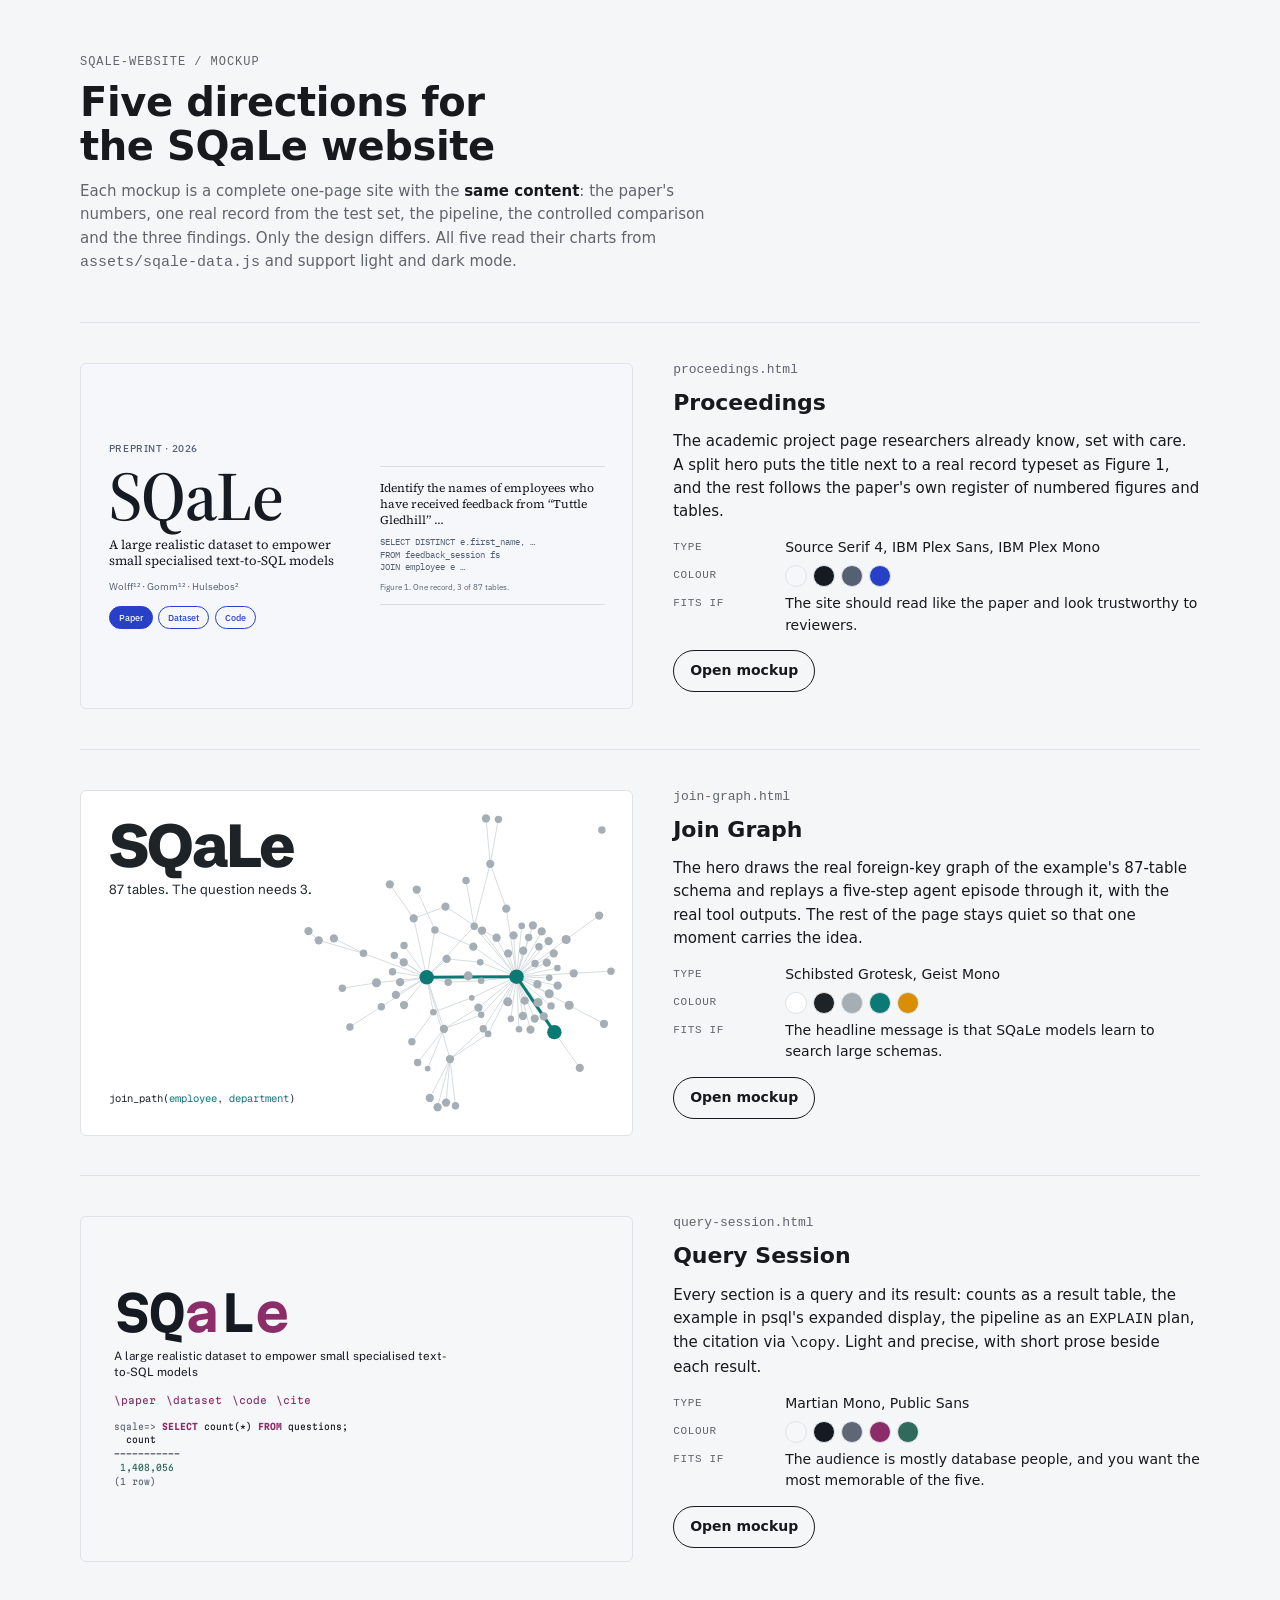
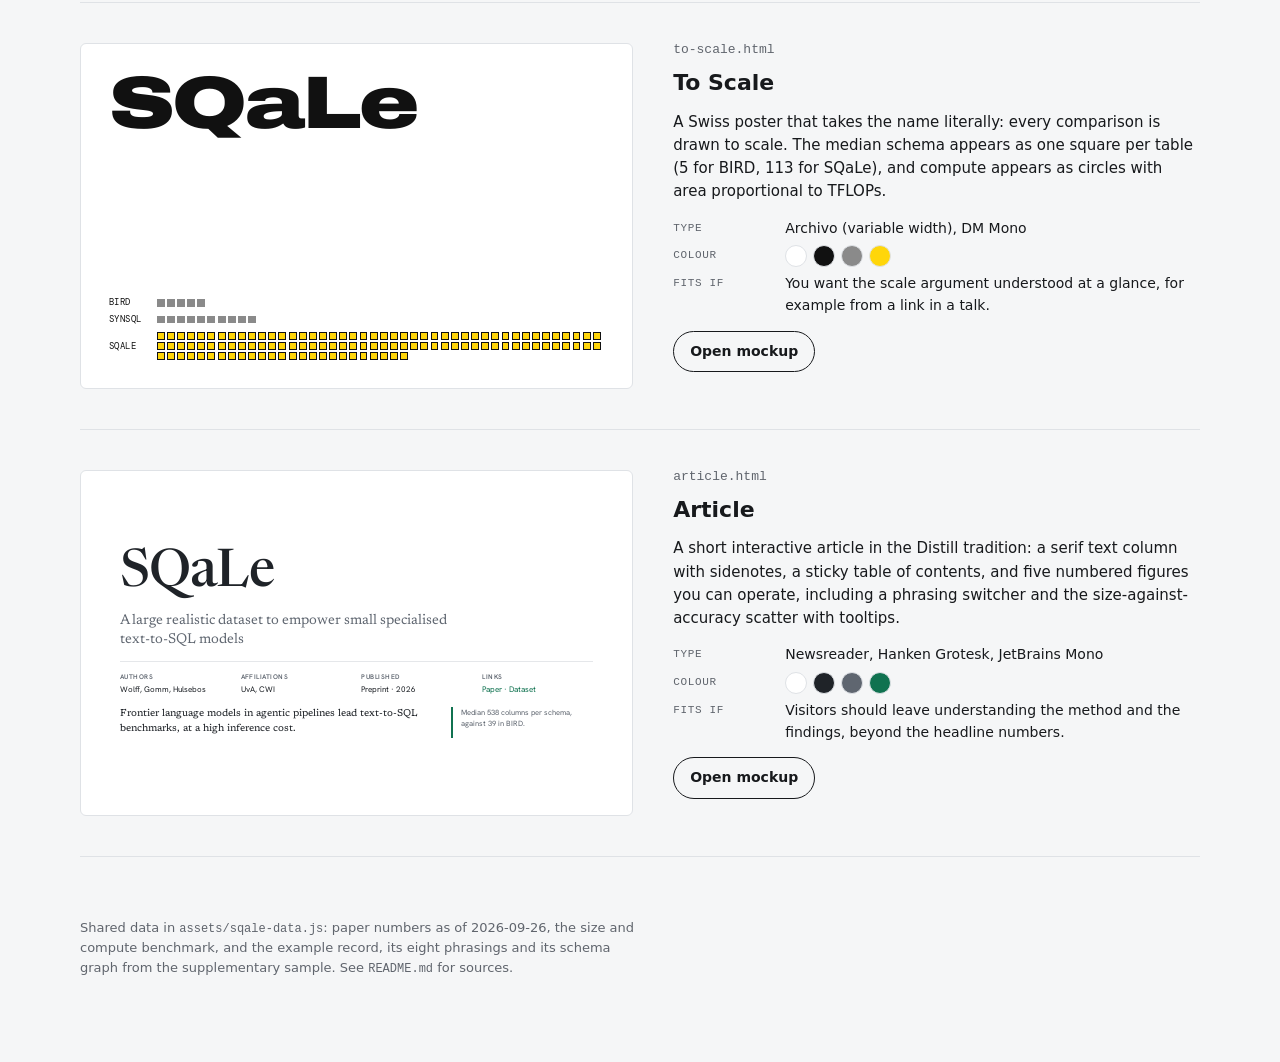
<file: mockup/index.html>
<!doctype html>
<html lang="en">
<head>
<meta charset="utf-8">
<meta name="robots" content="noindex, follow">
<meta name="viewport" content="width=device-width, initial-scale=1, viewport-fit=cover">
<title>SQaLe site mockups</title>
<meta name="description" content="Five design directions for the one-page SQaLe project website.">
<link rel="preconnect" href="https://fonts.googleapis.com">
<link rel="preconnect" href="https://fonts.gstatic.com" crossorigin>
<link rel="stylesheet" href="https://fonts.googleapis.com/css2?family=Source+Serif+4:opsz,wght@8..60,400;8..60,600&family=IBM+Plex+Sans:wght@400;500&family=IBM+Plex+Mono:wght@400&family=Schibsted+Grotesk:wght@400;700;800&family=Geist+Mono:wght@400&family=Martian+Mono:wdth,wght@75..112.5,400;75..112.5,700&family=Public+Sans:wght@400&family=Archivo:wdth,wght@62..125,400;62..125,900&family=DM+Mono:wght@400&family=Newsreader:opsz,wght@6..72,400;6..72,500&family=Hanken+Grotesk:wght@400;600&display=swap">
<style>
/*
  Layout: a neutral contact sheet. One row per direction, specimen tile left,
  notes right; the specimens carry all the colour, the chrome stays quiet.
  Each tile shows its direction's light palette, or its dark palette when the
  viewer is in dark mode.
*/
:root {
  --bg: #f5f6f7;
  --fg: #17191c;
  --muted: #60656d;
  --rule: #dfe2e6;
  --surface: #ffffff;
  --focus: #2f5bd3;

  --ui: system-ui, -apple-system, "Segoe UI", sans-serif;
  --ui-mono: ui-monospace, "SF Mono", Menlo, monospace;

  /* specimen palettes, light */
  --a-bg: #f5f7fb; --a-fg: #161a22; --a-mu: #556073; --a-ac: #2840c8; --a-rule: #d7dde7;
  --b-bg: #ffffff; --b-fg: #1d2327; --b-mu: #a5aeb4; --b-edge: #d0d6da; --b-ac: #0b7a75; --b-hi: #d98e04;
  --c-bg: #f6f7f9; --c-fg: #141922; --c-mu: #5f6776; --c-ac: #8c2d6a; --c-str: #2f6a5c;
  --d-bg: #ffffff; --d-fg: #111111; --d-mu: #8a8a8a; --d-ac: #ffd60a; --d-line: #111111;
  --e-bg: #ffffff; --e-fg: #1f2328; --e-mu: #5f6670; --e-ac: #107250; --e-rule: #e5e7ea;
}
@media (prefers-color-scheme: dark) {
  :root:not([data-theme="light"]) {
    --bg: #131518; --fg: #e8eaed; --muted: #9aa0a8; --rule: #2a2e34; --surface: #1b1e22; --focus: #8ea8ff;
    --a-bg: #111725; --a-fg: #e4e8f1; --a-mu: #9ca6ba; --a-ac: #93a3ff; --a-rule: #283247;
    --b-bg: #0d1517; --b-fg: #dce3e4; --b-mu: #9aa7aa; --b-edge: #36494d; --b-ac: #3cc6bc; --b-hi: #f2a93b;
    --c-bg: #11151c; --c-fg: #e3e7ed; --c-mu: #8c95a3; --c-ac: #e58bc4; --c-str: #8dcbb9;
    --d-bg: #0e0e0d; --d-fg: #edece6; --d-mu: #7b7b76; --d-ac: #ffd60a; --d-line: #ffd60a;
    --e-bg: #1b1a18; --e-fg: #ece8e1; --e-mu: #a39e95; --e-ac: #5dc79b; --e-rule: #322f2b;
    color-scheme: dark;
  }
}
:root[data-theme="dark"] {
  --bg: #131518; --fg: #e8eaed; --muted: #9aa0a8; --rule: #2a2e34; --surface: #1b1e22; --focus: #8ea8ff;
  --a-bg: #111725; --a-fg: #e4e8f1; --a-mu: #9ca6ba; --a-ac: #93a3ff; --a-rule: #283247;
  --b-bg: #0d1517; --b-fg: #dce3e4; --b-mu: #9aa7aa; --b-edge: #36494d; --b-ac: #3cc6bc; --b-hi: #f2a93b;
  --c-bg: #11151c; --c-fg: #e3e7ed; --c-mu: #8c95a3; --c-ac: #e58bc4; --c-str: #8dcbb9;
  --d-bg: #0e0e0d; --d-fg: #edece6; --d-mu: #7b7b76; --d-ac: #ffd60a; --d-line: #ffd60a;
  --e-bg: #1b1a18; --e-fg: #ece8e1; --e-mu: #a39e95; --e-ac: #5dc79b; --e-rule: #322f2b;
  color-scheme: dark;
}

* { box-sizing: border-box; }
html { -webkit-text-size-adjust: 100%; }
body {
  margin: 0;
  background: var(--bg);
  color: var(--fg);
  font: 15px/1.55 var(--ui);
  padding-inline: max(16px, env(safe-area-inset-left, 0px));
  padding-block: 56px 72px;
}
a { color: inherit; }
a:focus-visible, button:focus-visible { outline: 2px solid var(--focus); outline-offset: 3px; border-radius: 2px; }

.wrap { max-width: 1120px; margin-inline: auto; display: grid; gap: 48px; }

header { display: grid; gap: 12px; max-width: 68ch; }
.eyebrow { font: 500 12px/1 var(--ui-mono); letter-spacing: .08em; text-transform: uppercase; color: var(--muted); }
h1 { margin: 0; font-size: clamp(28px, 4vw, 40px); line-height: 1.1; letter-spacing: -.01em; text-wrap: balance; }
header p { margin: 0; color: var(--muted); }
header p strong { color: var(--fg); font-weight: 600; }

.list { display: grid; gap: 0; border-top: 1px solid var(--rule); }
.entry {
  display: grid;
  grid-template-columns: minmax(0, 1.05fr) minmax(0, 1fr);
  gap: 40px;
  padding-block: 40px;
  border-bottom: 1px solid var(--rule);
  align-items: start;
}
.notes { display: grid; gap: 14px; min-width: 0; }
.notes h2 { margin: 0; font-size: 22px; line-height: 1.2; text-wrap: balance; }
.notes .file { font: 13px/1 var(--ui-mono); color: var(--muted); }
.notes p { margin: 0; max-width: 60ch; }
.notes dl { margin: 0; display: grid; grid-template-columns: 96px minmax(0, 1fr); gap: 6px 16px; font-size: 14px; }
.notes dt { color: var(--muted); font: 500 11px/1.9 var(--ui-mono); letter-spacing: .06em; text-transform: uppercase; }
.notes dd { margin: 0; min-width: 0; }
.chips { display: flex; flex-wrap: wrap; gap: 6px; }
.chip { width: 22px; height: 22px; border-radius: 50%; border: 1px solid var(--rule); }
.open {
  justify-self: start;
  display: inline-flex; align-items: center; gap: 8px;
  padding: 9px 16px; border: 1px solid var(--fg); border-radius: 999px;
  font-weight: 600; font-size: 14px; text-decoration: none;
}
.open:hover { background: var(--fg); color: var(--bg); }

/* specimen tiles: each is a separate object, so it gets a frame */
.tile {
  position: relative;
  display: block;
  aspect-ratio: 16 / 10;
  max-width: 100%;
  overflow: hidden;
  border-radius: 6px;
  border: 1px solid var(--rule);
  text-decoration: none;
  container-type: inline-size;
}
.tile:hover { border-color: var(--muted); }

/* A: Proceedings */
.t-a { background: var(--a-bg); color: var(--a-fg); display: grid; grid-template-columns: 1.1fr 1fr; column-gap: 5%; padding: 5%; align-items: center; }
.t-a .eb { font: 500 2.1cqw/1 "IBM Plex Sans", var(--ui); color: var(--a-mu); letter-spacing: .06em; text-transform: uppercase; }
.t-a .wm { font: 600 14cqw/0.95 "Source Serif 4", Georgia, serif; font-variation-settings: "opsz" 60; letter-spacing: -.02em; margin-block: 2cqw 1.5cqw; }
.t-a .sub { font: 400 2.6cqw/1.3 "Source Serif 4", Georgia, serif; }
.t-a .au { font: 400 2cqw/1.4 "IBM Plex Sans", var(--ui); color: var(--a-mu); margin-top: 2cqw; }
.t-a .btns { display: flex; gap: 1.2cqw; margin-top: 2.5cqw; }
.t-a .btns span { font: 500 1.9cqw/1 "IBM Plex Sans", var(--ui); padding: 1.1cqw 1.8cqw; border-radius: 99px; border: 1px solid var(--a-ac); color: var(--a-ac); }
.t-a .btns span:first-child { background: var(--a-ac); color: var(--a-bg); }
.t-a .fig { border-top: 1px solid var(--a-rule); border-bottom: 1px solid var(--a-rule); padding-block: 2.5cqw; display: grid; gap: 1.6cqw; }
.t-a .fig .q { font: 400 2.4cqw/1.35 "Source Serif 4", Georgia, serif; }
.t-a .fig code { font: 400 1.75cqw/1.45 "IBM Plex Mono", var(--ui-mono); color: var(--a-mu); white-space: pre; }
.t-a .fig .cap { font: 400 1.6cqw/1.3 "IBM Plex Sans", var(--ui); color: var(--a-mu); }

/* B: Join Graph */
.t-b { background: var(--b-bg); color: var(--b-fg); }
.t-b svg { position: absolute; inset: 0; width: 100%; height: 100%; }
.t-b .txt { position: absolute; left: 5cqw; top: 5cqw; display: grid; gap: 1.4cqw; max-width: 42%; }
.t-b .wm { font: 800 11cqw/0.9 "Schibsted Grotesk", var(--ui); letter-spacing: -.04em; }
.t-b .sub { font: 400 2.4cqw/1.3 "Schibsted Grotesk", var(--ui); }
.t-b .k { position: absolute; left: 5cqw; bottom: 5cqw; font: 400 1.9cqw/1.5 "Geist Mono", var(--ui-mono); }
.t-b .k b { color: var(--b-ac); font-weight: 400; }

/* C: Query Session */
.t-c { background: var(--c-bg); color: var(--c-fg); padding: 5% 6%; display: grid; align-content: center; gap: 12px; font-family: "Martian Mono", var(--ui-mono); }
.t-c .wm { font-size: 10cqw; font-weight: 700; font-variation-settings: "wdth" 112.5; line-height: 1; letter-spacing: -.02em; }
.t-c .sub { font: 400 2.4cqw/1.35 "Public Sans", var(--ui); max-width: 70%; }
.t-c .cmds { display: flex; gap: 2cqw; font-size: 2cqw; color: var(--c-ac); }
.t-c pre { margin: 0; font: inherit; font-size: 1.85cqw; line-height: 1.55; font-variation-settings: "wdth" 87; }
.t-c .p { color: var(--c-mu); }
.t-c .kw { color: var(--c-ac); font-weight: 700; }
.t-c .wm .kw { font-weight: inherit; }
.t-c .n { color: var(--c-str); }

/* D: To Scale */
.t-d { background: var(--d-bg); color: var(--d-fg); padding: 5%; display: grid; grid-template-rows: auto 1fr; gap: 16px; font-family: "Archivo", var(--ui); }
.t-d .wm { font-size: 15cqw; font-weight: 900; font-variation-settings: "wdth" 125; line-height: .85; letter-spacing: -.03em; }
.t-d .waffles { display: grid; grid-template-columns: auto 1fr; gap: 1.6cqw 3cqw; align-items: center; align-self: end; }
.t-d .lab { font: 400 1.8cqw/1 "DM Mono", var(--ui-mono); text-transform: uppercase; letter-spacing: .06em; }
.t-d .sq { display: flex; flex-wrap: wrap; gap: .45cqw; }
.t-d .sq i { width: 1.6cqw; height: 1.6cqw; background: var(--d-mu); }
.t-d .sq.on i { background: var(--d-ac); box-shadow: inset 0 0 0 1px var(--d-line); }

/* E: Article */
.t-e { background: var(--e-bg); color: var(--e-fg); padding: 5% 7%; display: grid; align-content: center; gap: 12px; }
.t-e .wm { font: 500 11cqw/1 "Newsreader", Georgia, serif; font-variation-settings: "opsz" 72; letter-spacing: -.015em; }
.t-e .deck { font: 400 3cqw/1.3 "Newsreader", Georgia, serif; color: var(--e-mu); max-width: 75%; }
.t-e .meta { display: grid; grid-template-columns: repeat(4, 1fr); gap: 2cqw; border-top: 1px solid var(--e-rule); padding-top: 2cqw; font: 400 1.7cqw/1.4 "Hanken Grotesk", var(--ui); }
.t-e .meta b { display: block; font-weight: 600; text-transform: uppercase; letter-spacing: .07em; font-size: 1.4cqw; color: var(--e-mu); margin-bottom: .6cqw; }
.t-e .meta a, .t-e .meta span.l { color: var(--e-ac); }
.t-e .body { display: grid; grid-template-columns: 1fr 30%; gap: 4cqw; font: 400 2.1cqw/1.55 "Newsreader", Georgia, serif; }
.t-e .body .side { font: 400 1.6cqw/1.4 "Hanken Grotesk", var(--ui); color: var(--e-mu); border-left: 2px solid var(--e-ac); padding-left: 1.6cqw; }

footer { color: var(--muted); font-size: 13px; max-width: 68ch; }
footer code { font-family: var(--ui-mono); font-size: 12px; }

@media (max-width: 760px) {
  body { padding-block: 32px 48px; }
  .entry { grid-template-columns: minmax(0, 1fr); gap: 20px; padding-block: 28px; }
  .notes dl { grid-template-columns: 84px minmax(0, 1fr); }
}
</style>
</head>
<body>
<div class="wrap">
  <header>
    <div class="eyebrow">sqale-website / mockup</div>
    <h1>Five directions for the SQaLe website</h1>
    <p>Each mockup is a complete one-page site with the <strong>same content</strong>: the paper's numbers, one real record from the test set, the pipeline, the controlled comparison and the three findings. Only the design differs. All five read their charts from <code>assets/sqale-data.js</code> and support light and dark mode.</p>
  </header>

  <div class="list">

    <section class="entry" aria-labelledby="h-a">
      <a class="tile t-a" href="proceedings.html" aria-label="Open the Proceedings mockup">
        <div>
          <div class="eb">Preprint · 2026</div>
          <div class="wm">SQaLe</div>
          <div class="sub">A large realistic dataset to empower small specialised text-to-SQL models</div>
          <div class="au">Wolff¹² · Gomm¹² · Hulsebos²</div>
          <div class="btns"><span>Paper</span><span>Dataset</span><span>Code</span></div>
        </div>
        <div class="fig">
          <div class="q">Identify the names of employees who have received feedback from “Tuttle Gledhill” …</div>
          <code>SELECT DISTINCT e.first_name, …
FROM feedback_session fs
JOIN employee e …</code>
          <div class="cap">Figure 1. One record, 3 of 87 tables.</div>
        </div>
      </a>
      <div class="notes">
        <div class="file">proceedings.html</div>
        <h2 id="h-a">Proceedings</h2>
        <p>The academic project page researchers already know, set with care. A split hero puts the title next to a real record typeset as Figure 1, and the rest follows the paper's own register of numbered figures and tables.</p>
        <dl>
          <dt>Type</dt><dd>Source Serif 4, IBM Plex Sans, IBM Plex Mono</dd>
          <dt>Colour</dt><dd><div class="chips"><span class="chip" style="background:var(--a-bg)"></span><span class="chip" style="background:var(--a-fg)"></span><span class="chip" style="background:var(--a-mu)"></span><span class="chip" style="background:var(--a-ac)"></span></div></dd>
          <dt>Fits if</dt><dd>The site should read like the paper and look trustworthy to reviewers.</dd>
        </dl>
        <a class="open" href="proceedings.html">Open mockup</a>
      </div>
    </section>

    <section class="entry" aria-labelledby="h-b">
      <a class="tile t-b" href="join-graph.html" aria-label="Open the Join Graph mockup">
        <svg id="mini-graph" viewBox="0 0 160 100" preserveAspectRatio="xMidYMid meet" aria-hidden="true"></svg>
        <div class="txt">
          <div class="wm">SQaLe</div>
          <div class="sub">87 tables. The question needs 3.</div>
        </div>
        <div class="k">join_path(<b>employee</b>, <b>department</b>)</div>
      </a>
      <div class="notes">
        <div class="file">join-graph.html</div>
        <h2 id="h-b">Join Graph</h2>
        <p>The hero draws the real foreign-key graph of the example's 87-table schema and replays a five-step agent episode through it, with the real tool outputs. The rest of the page stays quiet so that one moment carries the idea.</p>
        <dl>
          <dt>Type</dt><dd>Schibsted Grotesk, Geist Mono</dd>
          <dt>Colour</dt><dd><div class="chips"><span class="chip" style="background:var(--b-bg)"></span><span class="chip" style="background:var(--b-fg)"></span><span class="chip" style="background:var(--b-mu)"></span><span class="chip" style="background:var(--b-ac)"></span><span class="chip" style="background:var(--b-hi)"></span></div></dd>
          <dt>Fits if</dt><dd>The headline message is that SQaLe models learn to search large schemas.</dd>
        </dl>
        <a class="open" href="join-graph.html">Open mockup</a>
      </div>
    </section>

    <section class="entry" aria-labelledby="h-c">
      <a class="tile t-c" href="query-session.html" aria-label="Open the Query Session mockup">
        <div class="wm">SQ<span class="kw">a</span>L<span class="kw">e</span></div>
        <div class="sub">A large realistic dataset to empower small specialised text-to-SQL models</div>
        <div class="cmds"><span>\paper</span><span>\dataset</span><span>\code</span><span>\cite</span></div>
        <pre><span class="p">sqale=&gt;</span> <span class="kw">SELECT</span> count(*) <span class="kw">FROM</span> questions;
  count
-----------
 <span class="n">1,408,056</span>
<span class="p">(1 row)</span></pre>
      </a>
      <div class="notes">
        <div class="file">query-session.html</div>
        <h2 id="h-c">Query Session</h2>
        <p>Every section is a query and its result: counts as a result table, the example in psql's expanded display, the pipeline as an <code>EXPLAIN</code> plan, the citation via <code>\copy</code>. Light and precise, with short prose beside each result.</p>
        <dl>
          <dt>Type</dt><dd>Martian Mono, Public Sans</dd>
          <dt>Colour</dt><dd><div class="chips"><span class="chip" style="background:var(--c-bg)"></span><span class="chip" style="background:var(--c-fg)"></span><span class="chip" style="background:var(--c-mu)"></span><span class="chip" style="background:var(--c-ac)"></span><span class="chip" style="background:var(--c-str)"></span></div></dd>
          <dt>Fits if</dt><dd>The audience is mostly database people, and you want the most memorable of the five.</dd>
        </dl>
        <a class="open" href="query-session.html">Open mockup</a>
      </div>
    </section>

    <section class="entry" aria-labelledby="h-d">
      <a class="tile t-d" href="to-scale.html" aria-label="Open the To Scale mockup">
        <div class="wm">SQaLe</div>
        <div class="waffles">
          <span class="lab">BIRD</span><span class="sq" data-n="5"></span>
          <span class="lab">SynSQL</span><span class="sq" data-n="10"></span>
          <span class="lab">SQaLe</span><span class="sq on" data-n="113"></span>
        </div>
      </a>
      <div class="notes">
        <div class="file">to-scale.html</div>
        <h2 id="h-d">To Scale</h2>
        <p>A Swiss poster that takes the name literally: every comparison is drawn to scale. The median schema appears as one square per table (5 for BIRD, 113 for SQaLe), and compute appears as circles with area proportional to TFLOPs.</p>
        <dl>
          <dt>Type</dt><dd>Archivo (variable width), DM Mono</dd>
          <dt>Colour</dt><dd><div class="chips"><span class="chip" style="background:var(--d-bg)"></span><span class="chip" style="background:var(--d-fg)"></span><span class="chip" style="background:var(--d-mu)"></span><span class="chip" style="background:var(--d-ac)"></span></div></dd>
          <dt>Fits if</dt><dd>You want the scale argument understood at a glance, for example from a link in a talk.</dd>
        </dl>
        <a class="open" href="to-scale.html">Open mockup</a>
      </div>
    </section>

    <section class="entry" aria-labelledby="h-e">
      <a class="tile t-e" href="article.html" aria-label="Open the Article mockup">
        <div class="wm">SQaLe</div>
        <div class="deck">A large realistic dataset to empower small specialised text-to-SQL models</div>
        <div class="meta">
          <div><b>Authors</b>Wolff, Gomm, Hulsebos</div>
          <div><b>Affiliations</b>UvA, CWI</div>
          <div><b>Published</b>Preprint · 2026</div>
          <div><b>Links</b><span class="l">Paper · Dataset</span></div>
        </div>
        <div class="body">
          <div>Frontier language models in agentic pipelines lead text-to-SQL benchmarks, at a high inference cost.</div>
          <div class="side">Median 538 columns per schema, against 39 in BIRD.</div>
        </div>
      </a>
      <div class="notes">
        <div class="file">article.html</div>
        <h2 id="h-e">Article</h2>
        <p>A short interactive article in the Distill tradition: a serif text column with sidenotes, a sticky table of contents, and five numbered figures you can operate, including a phrasing switcher and the size-against-accuracy scatter with tooltips.</p>
        <dl>
          <dt>Type</dt><dd>Newsreader, Hanken Grotesk, JetBrains Mono</dd>
          <dt>Colour</dt><dd><div class="chips"><span class="chip" style="background:var(--e-bg)"></span><span class="chip" style="background:var(--e-fg)"></span><span class="chip" style="background:var(--e-mu)"></span><span class="chip" style="background:var(--e-ac)"></span></div></dd>
          <dt>Fits if</dt><dd>Visitors should leave understanding the method and the findings, beyond the headline numbers.</dd>
        </dl>
        <a class="open" href="article.html">Open mockup</a>
      </div>
    </section>

  </div>

  <footer>
    <p>Shared data in <code>assets/sqale-data.js</code>: paper numbers as of 2026-09-26, the size and compute benchmark, and the example record, its eight phrasings and its schema graph from the supplementary sample. See <code>README.md</code> for sources.</p>
  </footer>
</div>

<script src="assets/sqale-data.js"></script>
<script>
(function () {
  // Waffle squares for the To Scale tile: one square per table.
  document.querySelectorAll('.t-d .sq').forEach(function (el) {
    var n = +el.dataset.n;
    el.innerHTML = new Array(n + 1).join('<i></i>');
  });

  // Mini schema graph for the Join Graph tile, drawn from the real layout.
  var S = window.SQALE && window.SQALE.schema;
  var svg = document.getElementById('mini-graph');
  if (!S || !svg) return;
  var ns = 'http://www.w3.org/2000/svg';
  var X = function (p) { return 66 + p[0] * 88; };
  var Y = function (p) { return 8 + p[1] * 84; };
  var gold = new Set(S.gold);
  var pathEdges = [];
  S.edges.forEach(function (e) {
    var a = S.pos[e[0]], b = S.pos[e[1]];
    var on = gold.has(e[0]) && gold.has(e[1]);
    var l = document.createElementNS(ns, 'line');
    l.setAttribute('x1', X(a)); l.setAttribute('y1', Y(a));
    l.setAttribute('x2', X(b)); l.setAttribute('y2', Y(b));
    l.setAttribute('stroke', on ? 'var(--b-ac)' : 'var(--b-edge)');
    l.setAttribute('stroke-width', on ? 0.9 : 0.25);
    if (on) pathEdges.push(l); else svg.appendChild(l);
  });
  pathEdges.forEach(function (l) { svg.appendChild(l); });
  S.pos.forEach(function (p, i) {
    var c = document.createElementNS(ns, 'circle');
    var on = gold.has(i);
    c.setAttribute('cx', X(p)); c.setAttribute('cy', Y(p));
    c.setAttribute('r', on ? 2.1 : 0.6 + S.cols[i] * 0.12);
    c.setAttribute('fill', on ? 'var(--b-ac)' : 'var(--b-mu)');
    svg.appendChild(c);
  });
})();
</script>
</body>
</html>
</file>
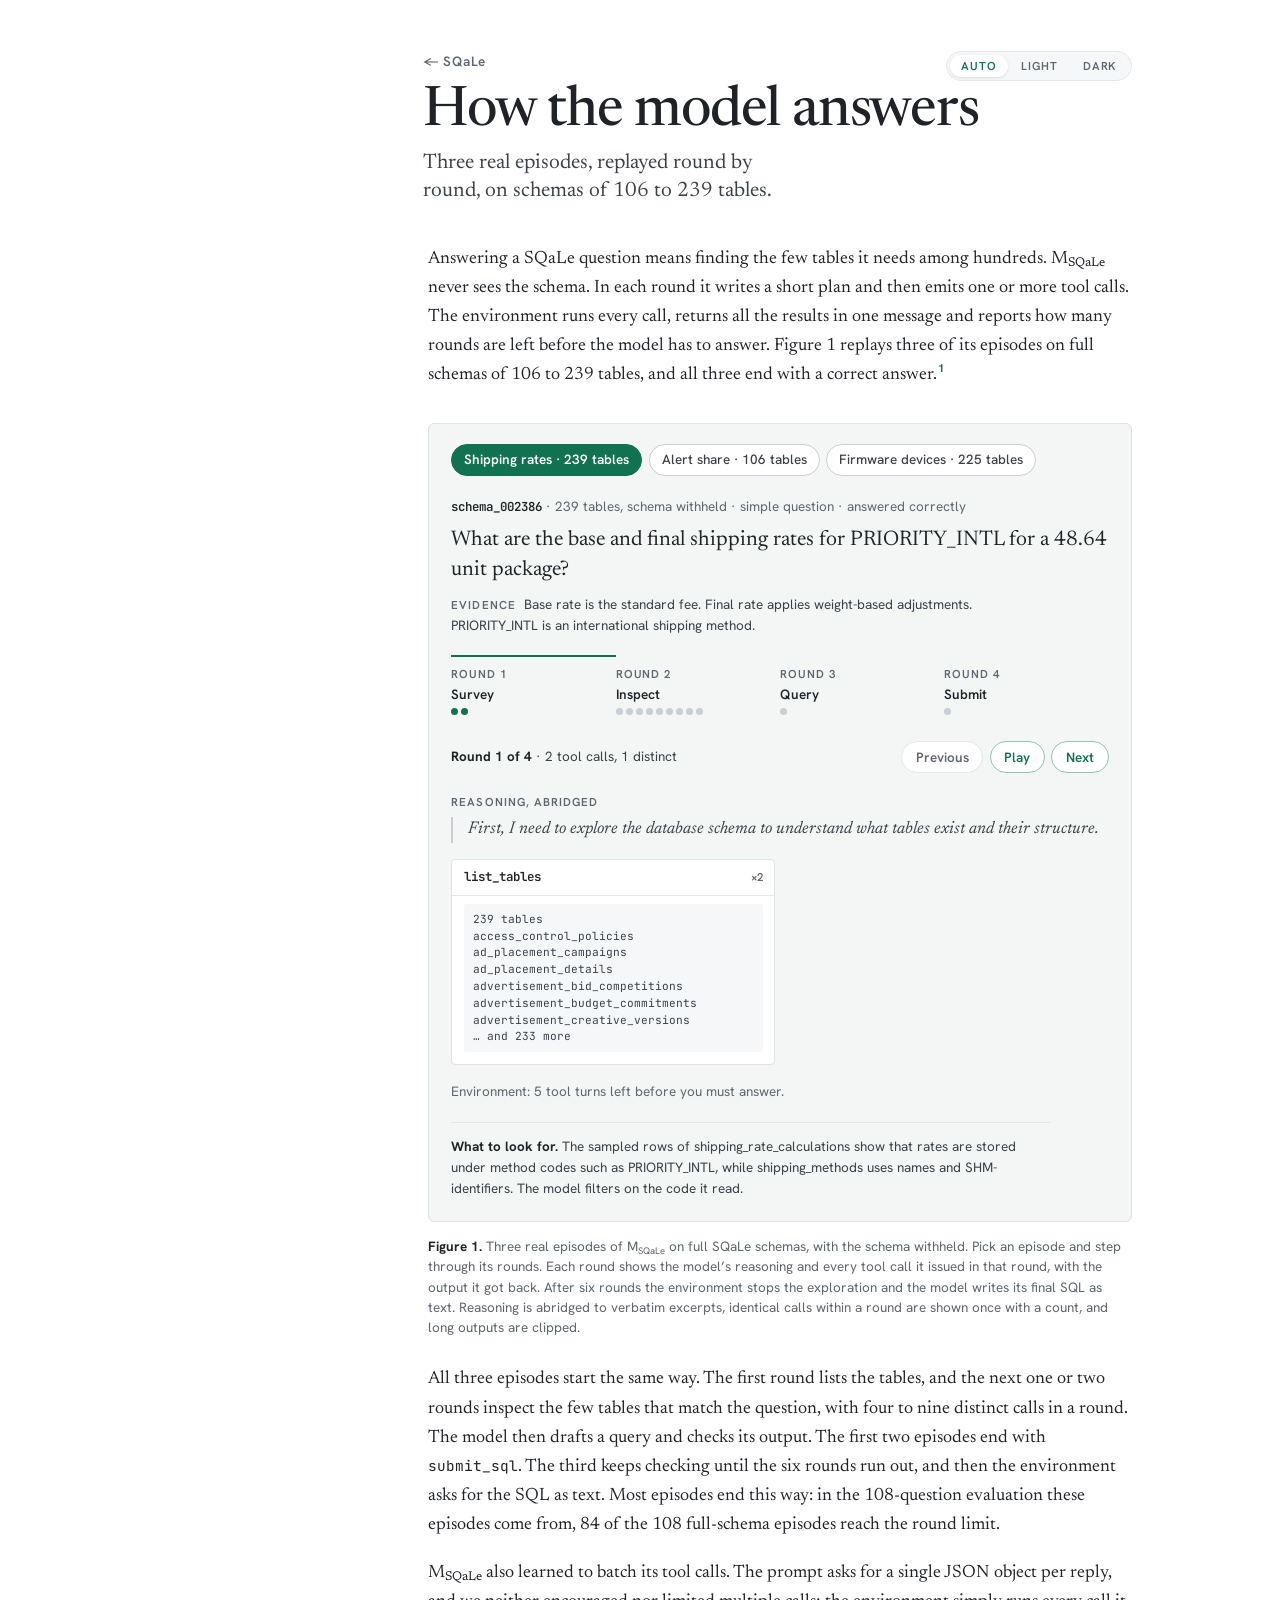
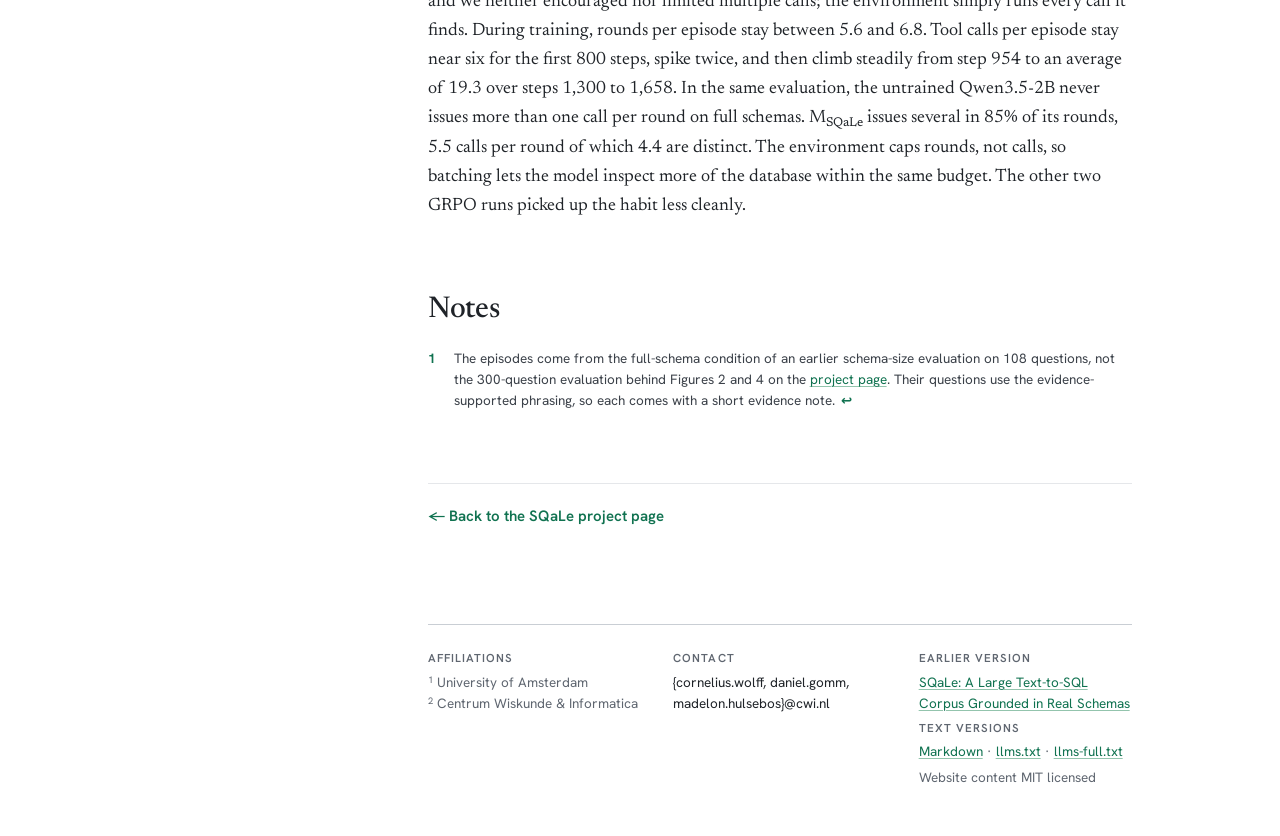
<file: answers.html>
<!doctype html>
<html lang="en">
<head>
<meta charset="utf-8">
<meta name="viewport" content="width=device-width, initial-scale=1, viewport-fit=cover">
<script>
/* Apply a saved theme choice before first paint. With no saved choice the page
   follows the browser's colour scheme, which is what the CSS below does. */
(function () {
  try {
    var t = localStorage.getItem('sqale-theme');
    if (t === 'light' || t === 'dark') document.documentElement.setAttribute('data-theme', t);
  } catch (e) { /* storage blocked */ }
})();
</script>
<title>How the model answers · SQaLe</title>
<meta name="description" content="Three real episodes of M_SQaLe answering SQaLe questions on full schemas of 106 to 239 tables, with the schema withheld, replayed round by round.">
<link rel="canonical" href="https://trl-lab.github.io/sqale/answers.html">
<meta name="theme-color" content="#107250">
<link rel="icon" href="favicon.svg" type="image/svg+xml">
<link rel="icon" href="favicon-32.png" type="image/png" sizes="32x32">
<link rel="apple-touch-icon" href="apple-touch-icon.png">
<meta property="og:type" content="article">
<meta property="og:site_name" content="SQaLe">
<meta property="og:title" content="How the model answers · SQaLe">
<meta property="og:description" content="Three real episodes of M_SQaLe answering SQaLe questions on full schemas of 106 to 239 tables, with the schema withheld, replayed round by round.">
<meta property="og:url" content="https://trl-lab.github.io/sqale/answers.html">
<meta property="og:image" content="https://trl-lab.github.io/sqale/assets/og-image.png">
<meta name="twitter:card" content="summary_large_image">
<link rel="preconnect" href="https://fonts.googleapis.com">
<link rel="preconnect" href="https://fonts.gstatic.com" crossorigin>
<link rel="stylesheet" href="https://fonts.googleapis.com/css2?family=Newsreader:ital,opsz,wght@0,6..72,300..700;1,6..72,300..700&family=Hanken+Grotesk:wght@400..700&family=JetBrains+Mono:wght@400..600&display=swap">
<link rel="stylesheet" href="assets/site.css">
<!-- 100% privacy-first analytics -->
<script async src="https://scripts.simpleanalyticscdn.com/latest.js"></script>
</head>
<body>
<a class="skip" href="#article">Skip to article</a>
<div class="page">

<header class="masthead sub">
  <div class="theme" id="theme" role="group" aria-label="Colour theme">
    <button type="button" class="theme-btn" data-set="auto" aria-pressed="true">Auto</button>
    <button type="button" class="theme-btn" data-set="light" aria-pressed="false">Light</button>
    <button type="button" class="theme-btn" data-set="dark" aria-pressed="false">Dark</button>
  </div>
  <div class="mast-title">
  <div class="mast-title">
    <p class="crumb"><a href="./">← SQaLe</a></p>
    <h1 class="title sub-title" id="h-episode">How the model answers</h1>
    <p class="deck sub-deck">Three real episodes, replayed round by round, on schemas of 106 to 239 tables.</p>
  </div>
</header>

<div class="layout">
  <main class="article" id="article">

    <section class="sec" id="episode" aria-labelledby="h-episode">
      <p>Answering a SQaLe question means finding the few tables it needs among hundreds. <span class="m">M<sub>SQaLe</sub></span> never sees the schema. In each round it writes a short plan and then emits one or more tool calls. The environment runs every call, returns all the results in one message and reports how many rounds are left before the model has to answer. Figure&nbsp;1 replays three of its episodes on full schemas of 106 to 239 tables, and all three end with a correct answer.<sup class="sn-ref"><a href="#sn-1" id="snr-1" aria-label="Note 1">1</a></sup></p>

      <figure class="fig wide" id="fig-episode" aria-labelledby="cap-1">
        <div class="fig-body ep">
          <div class="ep-pick" role="tablist" aria-label="Episode" id="ep-tabs"></div>
          <div class="ep-q">
            <p class="rec-meta" id="ep-meta"></p>
            <p class="q-text" id="ep-question"></p>
            <p class="ep-hint" id="ep-hint"></p>
          </div>
          <ol class="ep-rail" role="tablist" aria-label="Rounds" id="ep-rail"></ol>
          <div class="ep-bar">
            <p class="ep-status" id="ep-status"></p>
            <div class="ep-ctrl">
              <button type="button" class="ep-btn" id="ep-prev">Previous</button>
              <button type="button" class="ep-btn" id="ep-play" aria-pressed="false">Play</button>
              <button type="button" class="ep-btn" id="ep-next">Next</button>
            </div>
          </div>
          <div class="ep-round" id="ep-round" role="tabpanel">
            <div class="ep-think">
              <span class="label">Reasoning, abridged</span>
              <p id="ep-think"></p>
            </div>
            <div class="ep-calls" id="ep-calls"></div>
            <p class="ep-budget" id="ep-budget"></p>
          </div>
          <p class="ep-note" id="ep-note"></p>
        </div>
        <figcaption id="cap-1"><b>Figure 1.</b> Three real episodes of <span class="m">M<sub>SQaLe</sub></span> on full SQaLe schemas, with the schema withheld. Pick an episode and step through its rounds. Each round shows the model’s reasoning and every tool call it issued in that round, with the output it got back. After six rounds the environment stops the exploration and the model writes its final SQL as text. Reasoning is abridged to verbatim excerpts, identical calls within a round are shown once with a count, and long outputs are clipped.</figcaption>
      </figure>

      <p>All three episodes start the same way. The first round lists the tables, and the next one or two rounds inspect the few tables that match the question, with four to nine distinct calls in a round. The model then drafts a query and checks its output. The first two episodes end with <code>submit_sql</code>. The third keeps checking until the six rounds run out, and then the environment asks for the SQL as text. Most episodes end this way: in the 108-question evaluation these episodes come from, 84 of the 108 full-schema episodes reach the round limit.</p>

      <p><span class="m">M<sub>SQaLe</sub></span> also learned to batch its tool calls. The prompt asks for a single JSON object per reply, and we neither encouraged nor limited multiple calls; the environment simply runs every call it finds. During training, rounds per episode stay between 5.6 and 6.8. Tool calls per episode stay near six for the first 800 steps, spike twice, and then climb steadily from step 954 to an average of 19.3 over steps 1,300 to 1,658. In the same evaluation, the untrained Qwen3.5-2B never issues more than one call per round on full schemas. <span class="m">M<sub>SQaLe</sub></span> issues several in 85% of its rounds, 5.5 calls per round of which 4.4 are distinct. The environment caps rounds, not calls, so batching lets the model inspect more of the database within the same budget. The other two GRPO runs picked up the habit less cleanly.</p>
    </section>

    <section class="sec" id="notes" aria-labelledby="h-notes">
      <h2 id="h-notes">Notes</h2>
      <ol class="notes-list">
        <li id="sn-1"><span>The episodes come from the full-schema condition of an earlier schema-size evaluation on 108 questions, not the 300-question evaluation behind Figures&nbsp;2 and&nbsp;4 on the <a href="index.html">project page</a>. Their questions use the evidence-supported phrasing, so each comes with a short evidence note.<a class="back" href="#snr-1" aria-label="Back to note 1 in the text">↩</a></span></li>
      </ol>
    </section>

    <section class="sec" id="back">
      <p class="back-link"><a href="index.html#learns">← Back to the SQaLe project page</a></p>
    </section>

  </main>
</div>

<footer class="site-foot">
  <div class="foot-inner">
    <div>
      <span class="label">Affiliations</span>
      <p><sup>1</sup> University of Amsterdam<br><sup>2</sup> Centrum Wiskunde &amp; Informatica</p>
    </div>
    <div>
      <span class="label">Contact</span>
      <p class="mail">{cornelius.wolff, daniel.gomm, madelon.hulsebos}@cwi.nl</p>
    </div>
    <div>
      <span class="label">Earlier version</span>
      <p><a href="https://arxiv.org/abs/2602.22223" target="_blank" rel="noopener">SQaLe: A Large Text-to-SQL Corpus Grounded in Real Schemas</a></p>
      <span class="label">Text versions</span>
      <p><a href="index.md">Markdown</a> · <a href="llms.txt">llms.txt</a> · <a href="llms-full.txt">llms-full.txt</a></p>
      <p>Website content MIT licensed</p>
    </div>
  </div>
</footer>

</div>
<script src="assets/sqale-data.js"></script>
<script src="assets/site.js"></script>
</body>
</html>
</file>
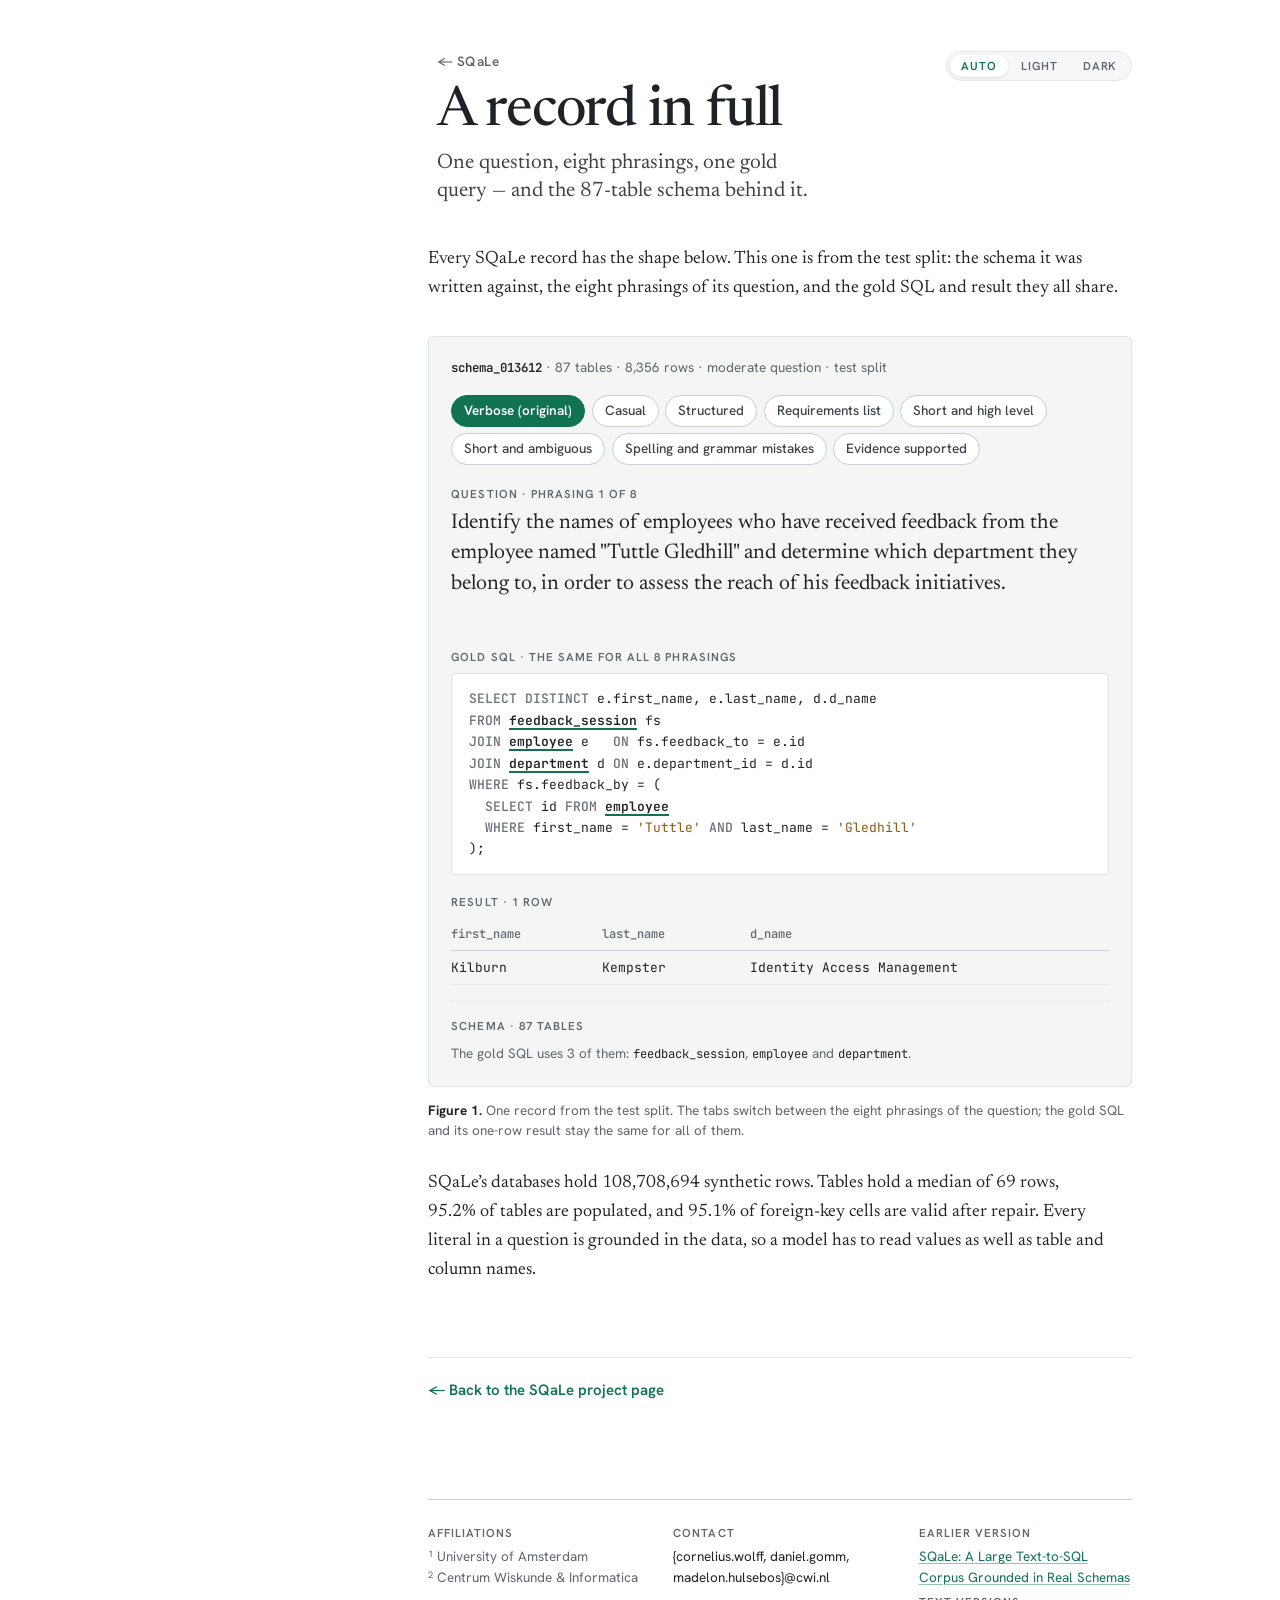
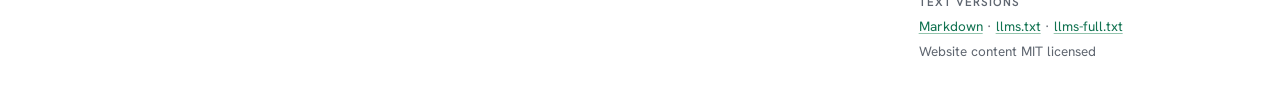
<file: record.html>
<!doctype html>
<html lang="en">
<head>
<meta charset="utf-8">
<meta name="viewport" content="width=device-width, initial-scale=1, viewport-fit=cover">
<script>
/* Apply a saved theme choice before first paint. With no saved choice the page
   follows the browser's colour scheme, which is what the CSS below does. */
(function () {
  try {
    var t = localStorage.getItem('sqale-theme');
    if (t === 'light' || t === 'dark') document.documentElement.setAttribute('data-theme', t);
  } catch (e) { /* storage blocked */ }
})();
</script>
<title>A record in full · SQaLe</title>
<meta name="description" content="One SQaLe record from the test split: the schema it was written against, the eight phrasings of its question, and the gold SQL and result they all share.">
<link rel="canonical" href="https://trl-lab.github.io/sqale/record.html">
<meta name="theme-color" content="#107250">
<link rel="icon" href="favicon.svg" type="image/svg+xml">
<link rel="icon" href="favicon-32.png" type="image/png" sizes="32x32">
<link rel="apple-touch-icon" href="apple-touch-icon.png">
<meta property="og:type" content="article">
<meta property="og:site_name" content="SQaLe">
<meta property="og:title" content="A record in full · SQaLe">
<meta property="og:description" content="One SQaLe record from the test split: the schema it was written against, the eight phrasings of its question, and the gold SQL and result they all share.">
<meta property="og:url" content="https://trl-lab.github.io/sqale/record.html">
<meta property="og:image" content="https://trl-lab.github.io/sqale/assets/og-image.png">
<meta name="twitter:card" content="summary_large_image">
<link rel="preconnect" href="https://fonts.googleapis.com">
<link rel="preconnect" href="https://fonts.gstatic.com" crossorigin>
<link rel="stylesheet" href="https://fonts.googleapis.com/css2?family=Newsreader:ital,opsz,wght@0,6..72,300..700;1,6..72,300..700&family=Hanken+Grotesk:wght@400..700&family=JetBrains+Mono:wght@400..600&display=swap">
<link rel="stylesheet" href="assets/site.css">
<!-- 100% privacy-first analytics -->
<script async src="https://scripts.simpleanalyticscdn.com/latest.js"></script>
</head>
<body>
<a class="skip" href="#article">Skip to article</a>
<div class="page">

<header class="masthead sub">
  <div class="theme" id="theme" role="group" aria-label="Colour theme">
    <button type="button" class="theme-btn" data-set="auto" aria-pressed="true">Auto</button>
    <button type="button" class="theme-btn" data-set="light" aria-pressed="false">Light</button>
    <button type="button" class="theme-btn" data-set="dark" aria-pressed="false">Dark</button>
  </div>
  <div class="mast-title">
  <div class="mast-title">
    <p class="crumb"><a href="./">← SQaLe</a></p>
    <h1 class="title sub-title" id="h-record">A record in full</h1>
    <p class="deck sub-deck">One question, eight phrasings, one gold query — and the 87-table schema behind it.</p>
  </div>
</header>

<div class="layout">
  <main class="article" id="article">

    <section class="sec" id="record" aria-labelledby="h-record">
      <p>Every SQaLe record has the shape below. This one is from the test split: the schema it was written against, the eight phrasings of its question, and the gold SQL and result they all share.</p>

      <figure class="fig wide" id="fig-record" aria-labelledby="cap-1">
        <div class="fig-body record">
          <p class="rec-meta" id="rec-meta"></p>
          <div class="rec-grid">
            <div class="tabs" role="tablist" aria-label="Phrasing of the question" aria-orientation="vertical" id="style-tabs"></div>
            <div class="rec-main">
              <div class="qstack" id="style-panels"></div>
              <div class="blk">
                <span class="label">Gold SQL · the same for all 8 phrasings</span>
                <div class="code-wrap"><pre><code id="rec-sql"></code></pre></div>
              </div>
              <div class="blk result">
                <span class="label" id="rec-result-label">Result</span>
                <div class="table-wrap"><table class="tbl" id="rec-result"></table></div>
              </div>
            </div>
          </div>
          <div class="strip-wrap">
            <span class="label" id="strip-label">Schema</span>
            <p class="schema-used" id="schema-used"></p>
          </div>
        </div>
        <figcaption id="cap-1"><b>Figure 1.</b> One record from the test split. The tabs switch between the eight phrasings of the question; the gold SQL and its one-row result stay the same for all of them.</figcaption>
      </figure>

      <p>SQaLe’s databases hold 108,708,694 synthetic rows. Tables hold a median of 69 rows, 95.2% of tables are populated, and 95.1% of foreign-key cells are valid after repair. Every literal in a question is grounded in the data, so a model has to read values as well as table and column names.</p>
    </section>

    <section class="sec" id="back">
      <p class="back-link"><a href="index.html#dataset">← Back to the SQaLe project page</a></p>
    </section>

  </main>
</div>

<footer class="site-foot">
  <div class="foot-inner">
    <div>
      <span class="label">Affiliations</span>
      <p><sup>1</sup> University of Amsterdam<br><sup>2</sup> Centrum Wiskunde &amp; Informatica</p>
    </div>
    <div>
      <span class="label">Contact</span>
      <p class="mail">{cornelius.wolff, daniel.gomm, madelon.hulsebos}@cwi.nl</p>
    </div>
    <div>
      <span class="label">Earlier version</span>
      <p><a href="https://arxiv.org/abs/2602.22223" target="_blank" rel="noopener">SQaLe: A Large Text-to-SQL Corpus Grounded in Real Schemas</a></p>
      <span class="label">Text versions</span>
      <p><a href="index.md">Markdown</a> · <a href="llms.txt">llms.txt</a> · <a href="llms-full.txt">llms-full.txt</a></p>
      <p>Website content MIT licensed</p>
    </div>
  </div>
</footer>

</div>
<script src="assets/sqale-data.js"></script>
<script src="assets/site.js"></script>
</body>
</html>
</file>
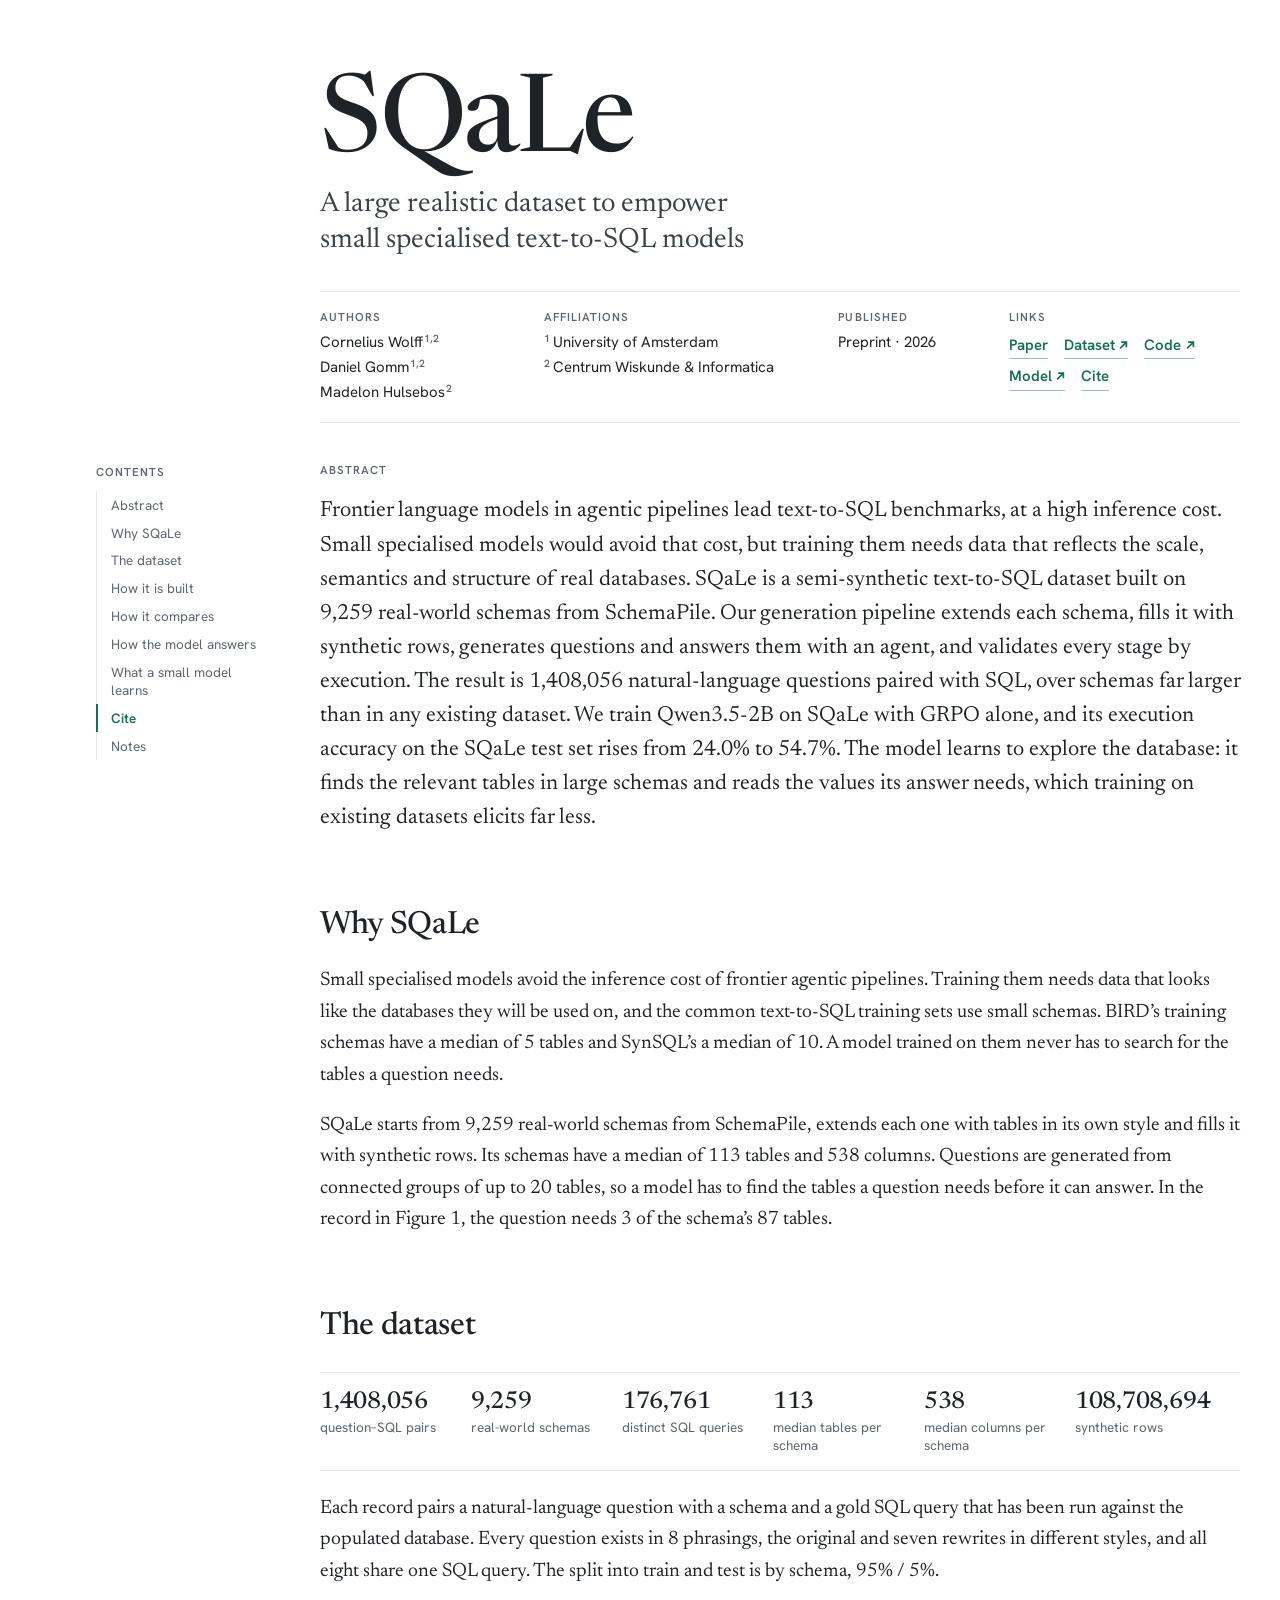
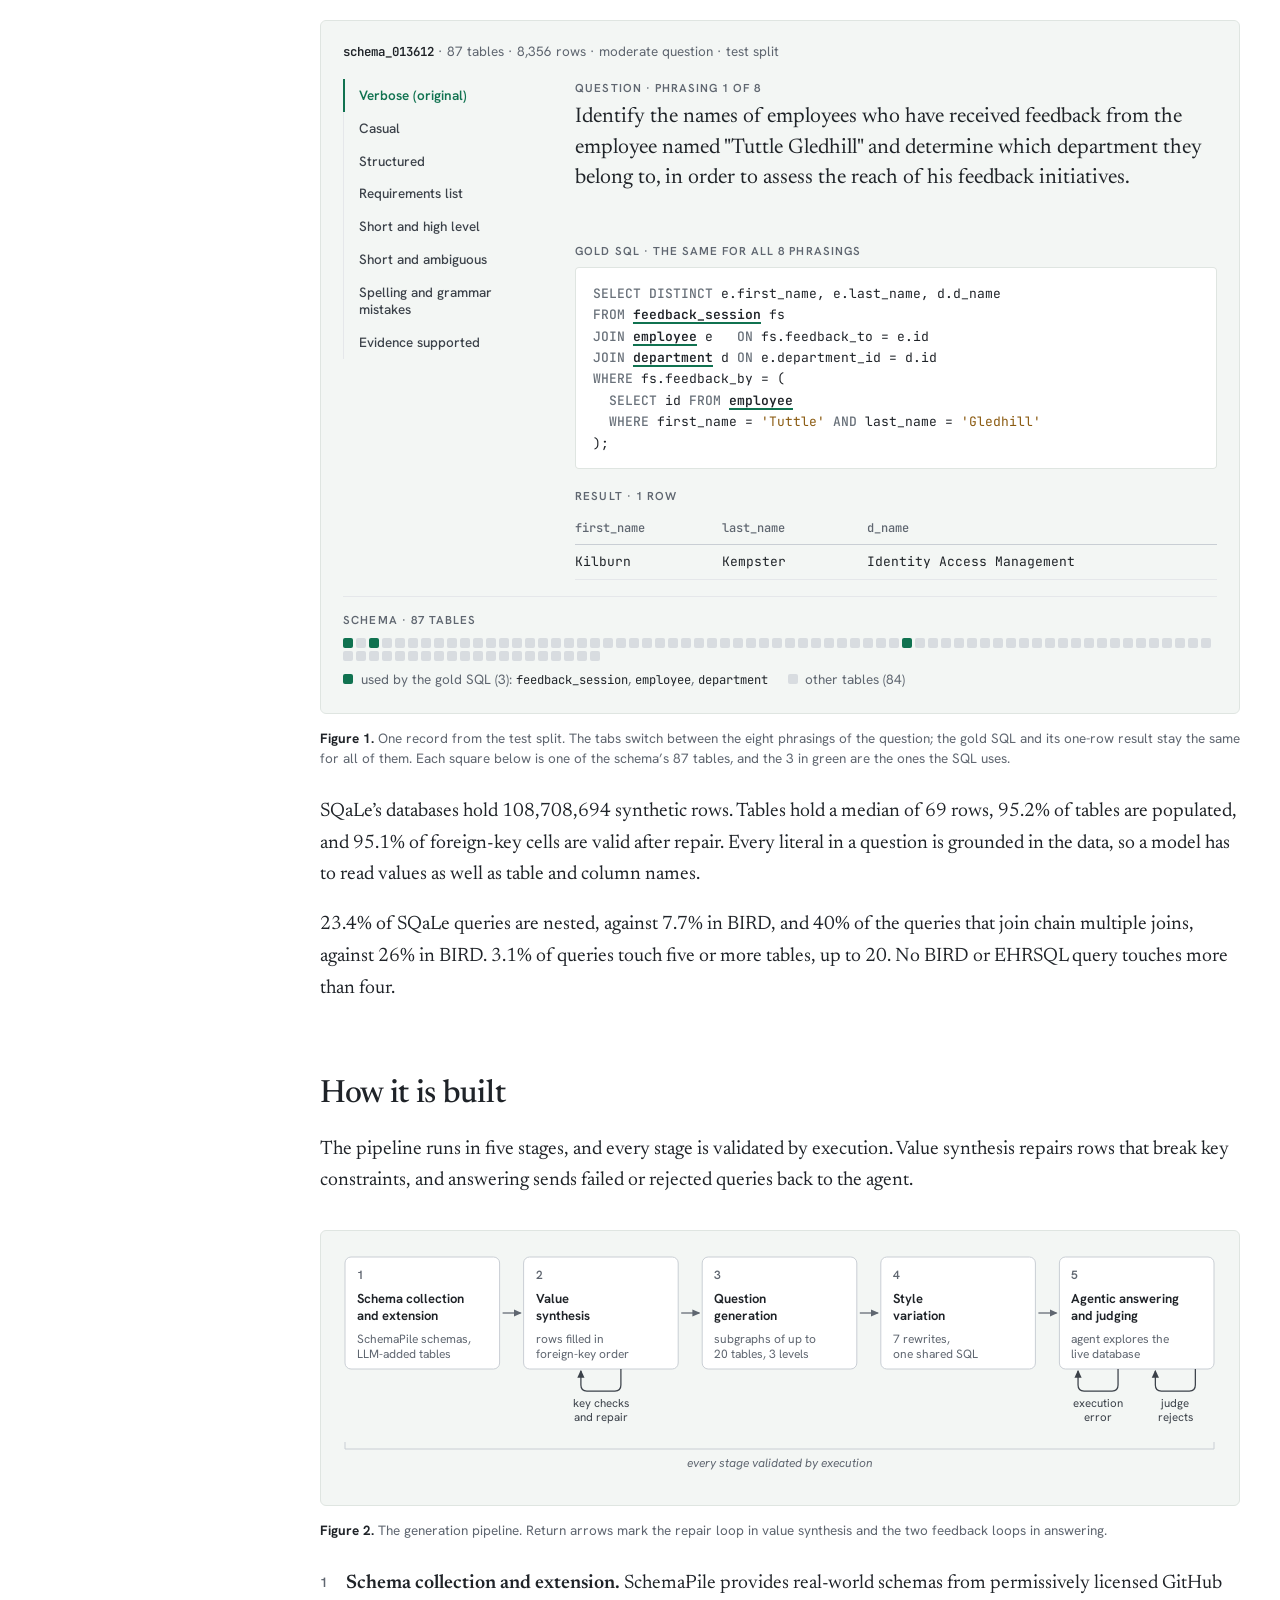
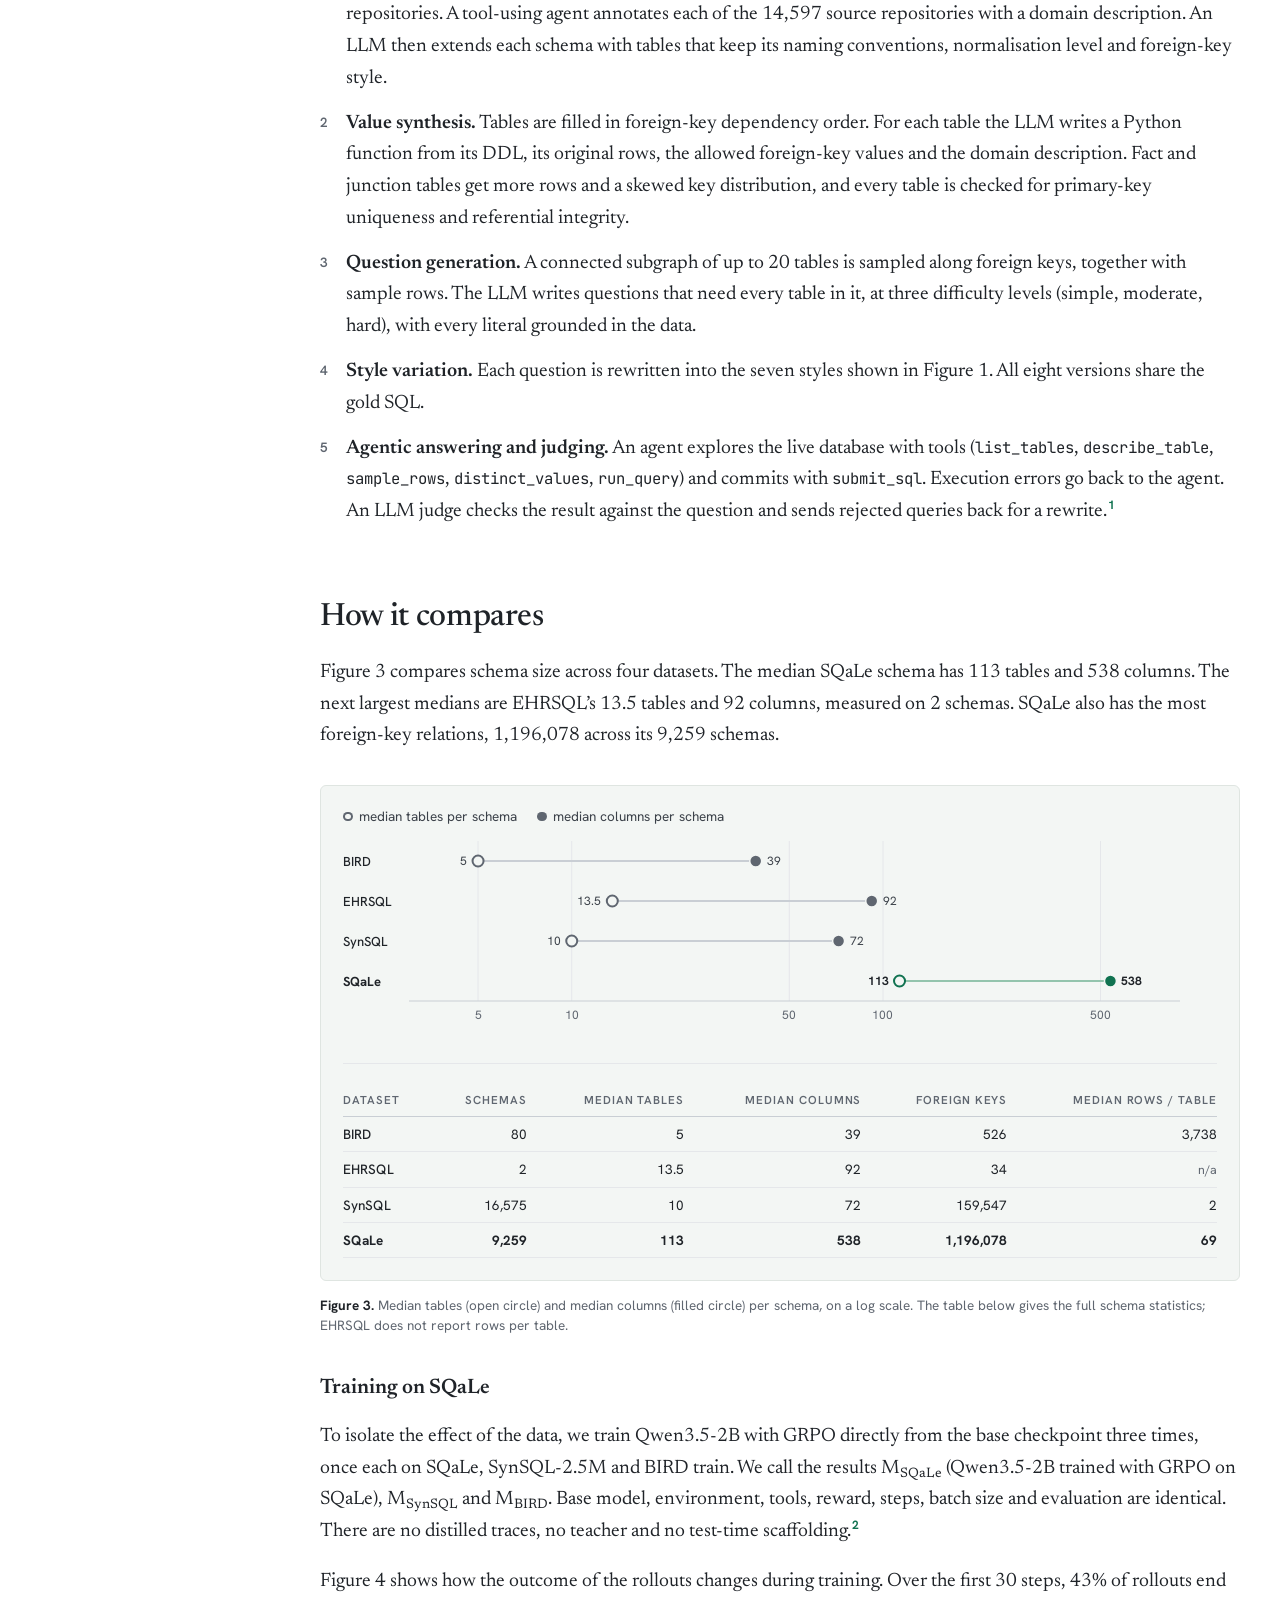
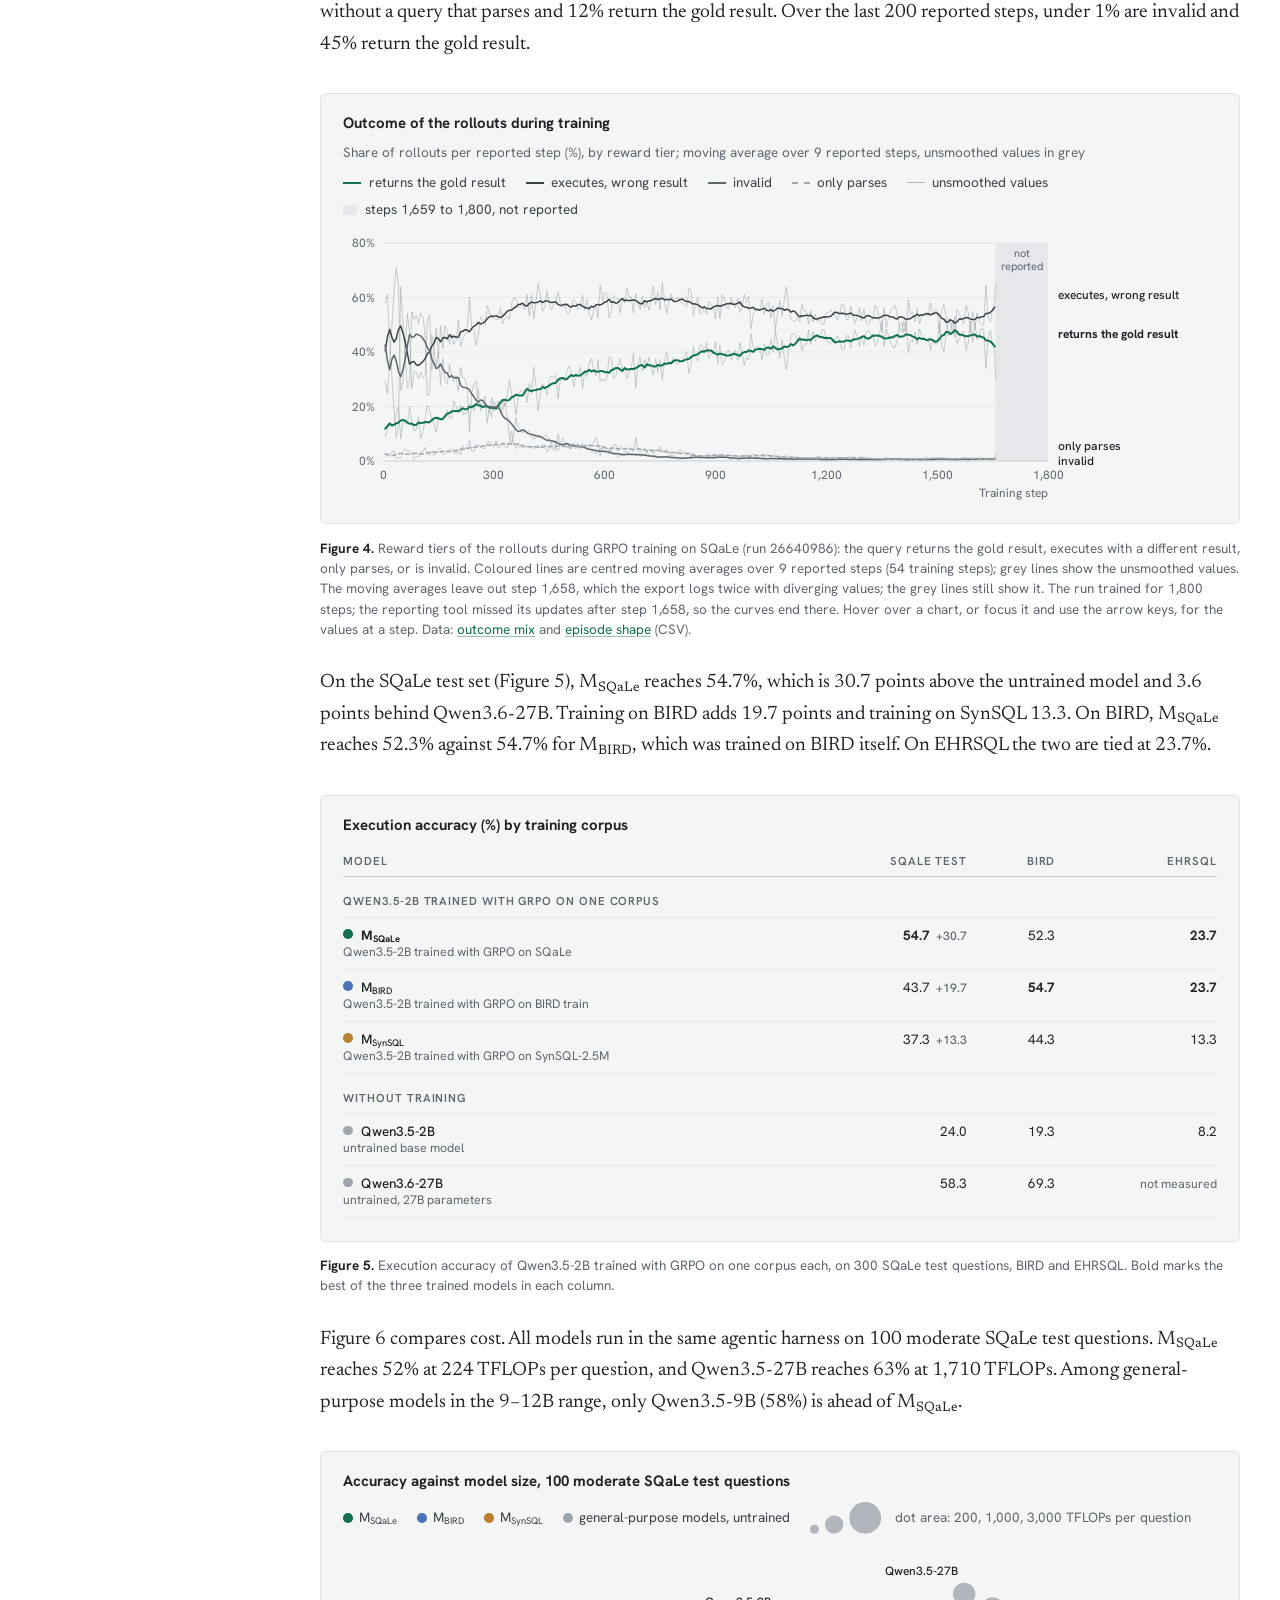
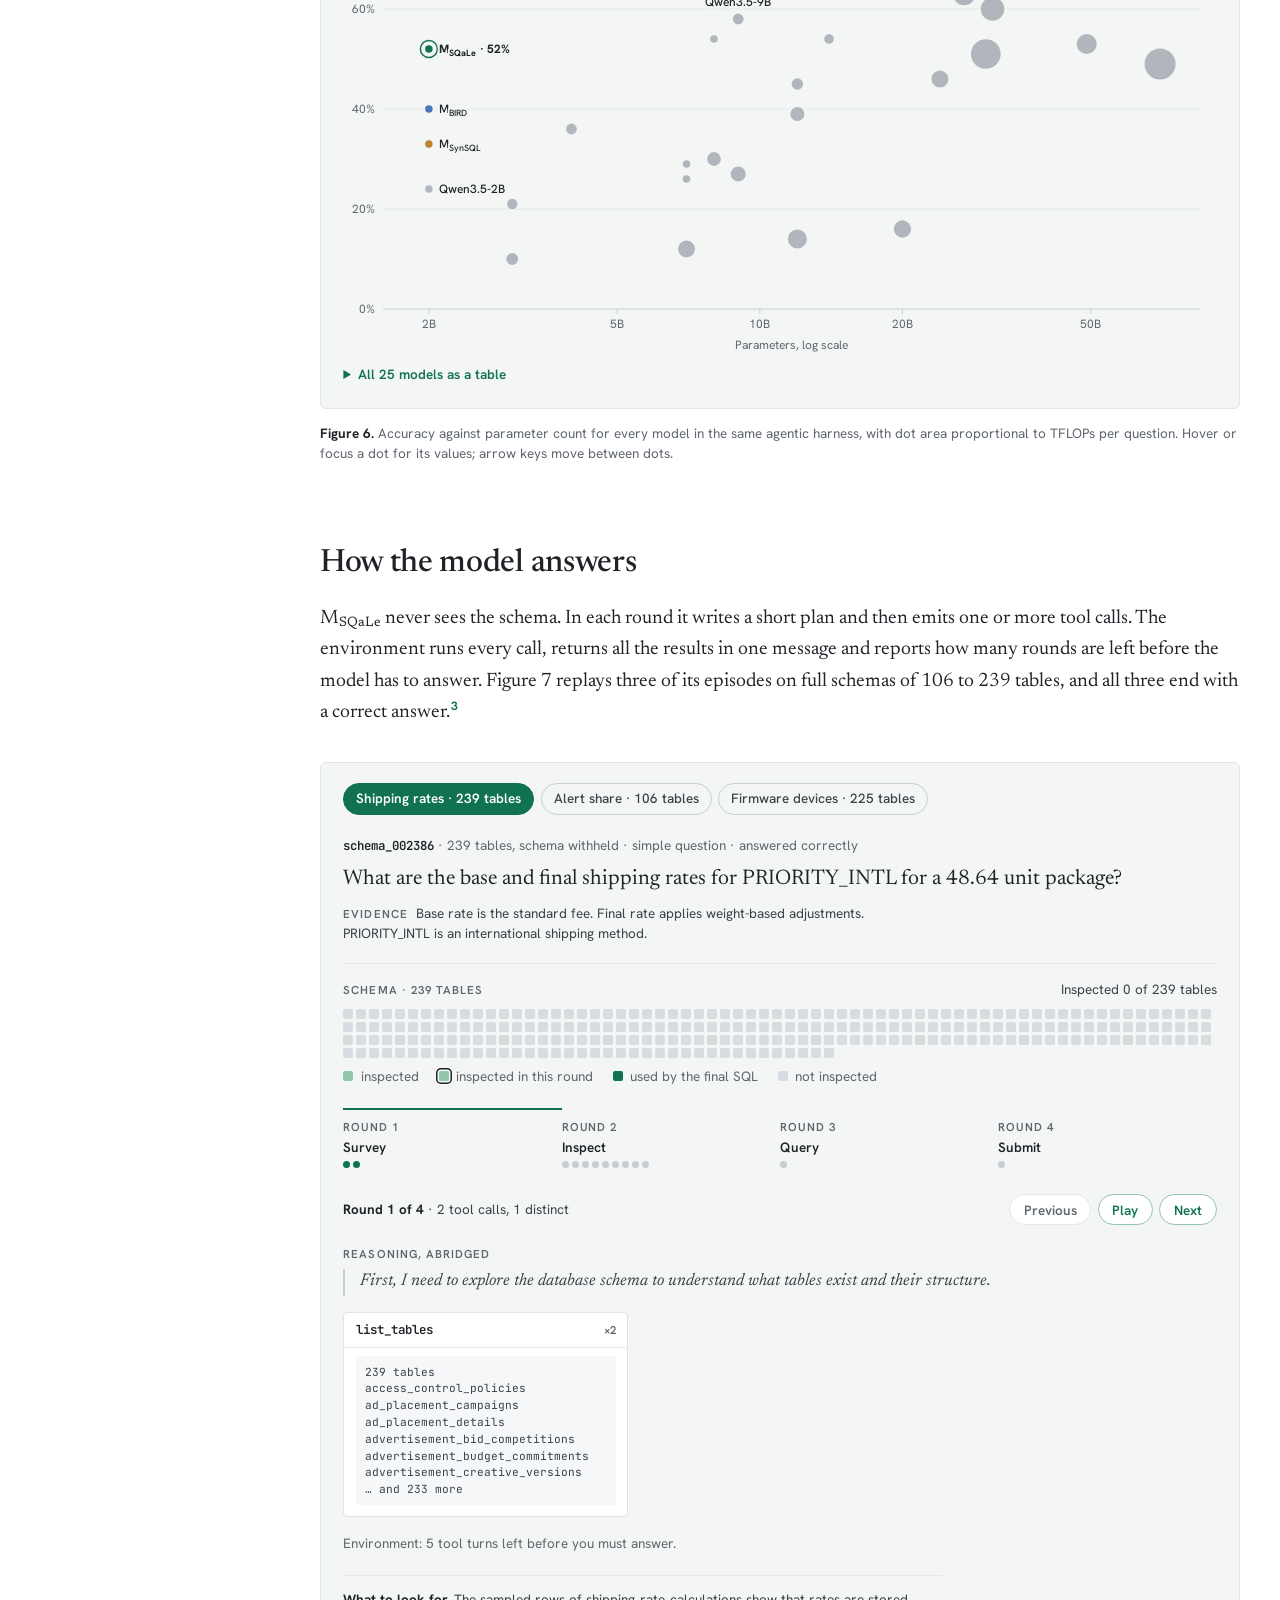
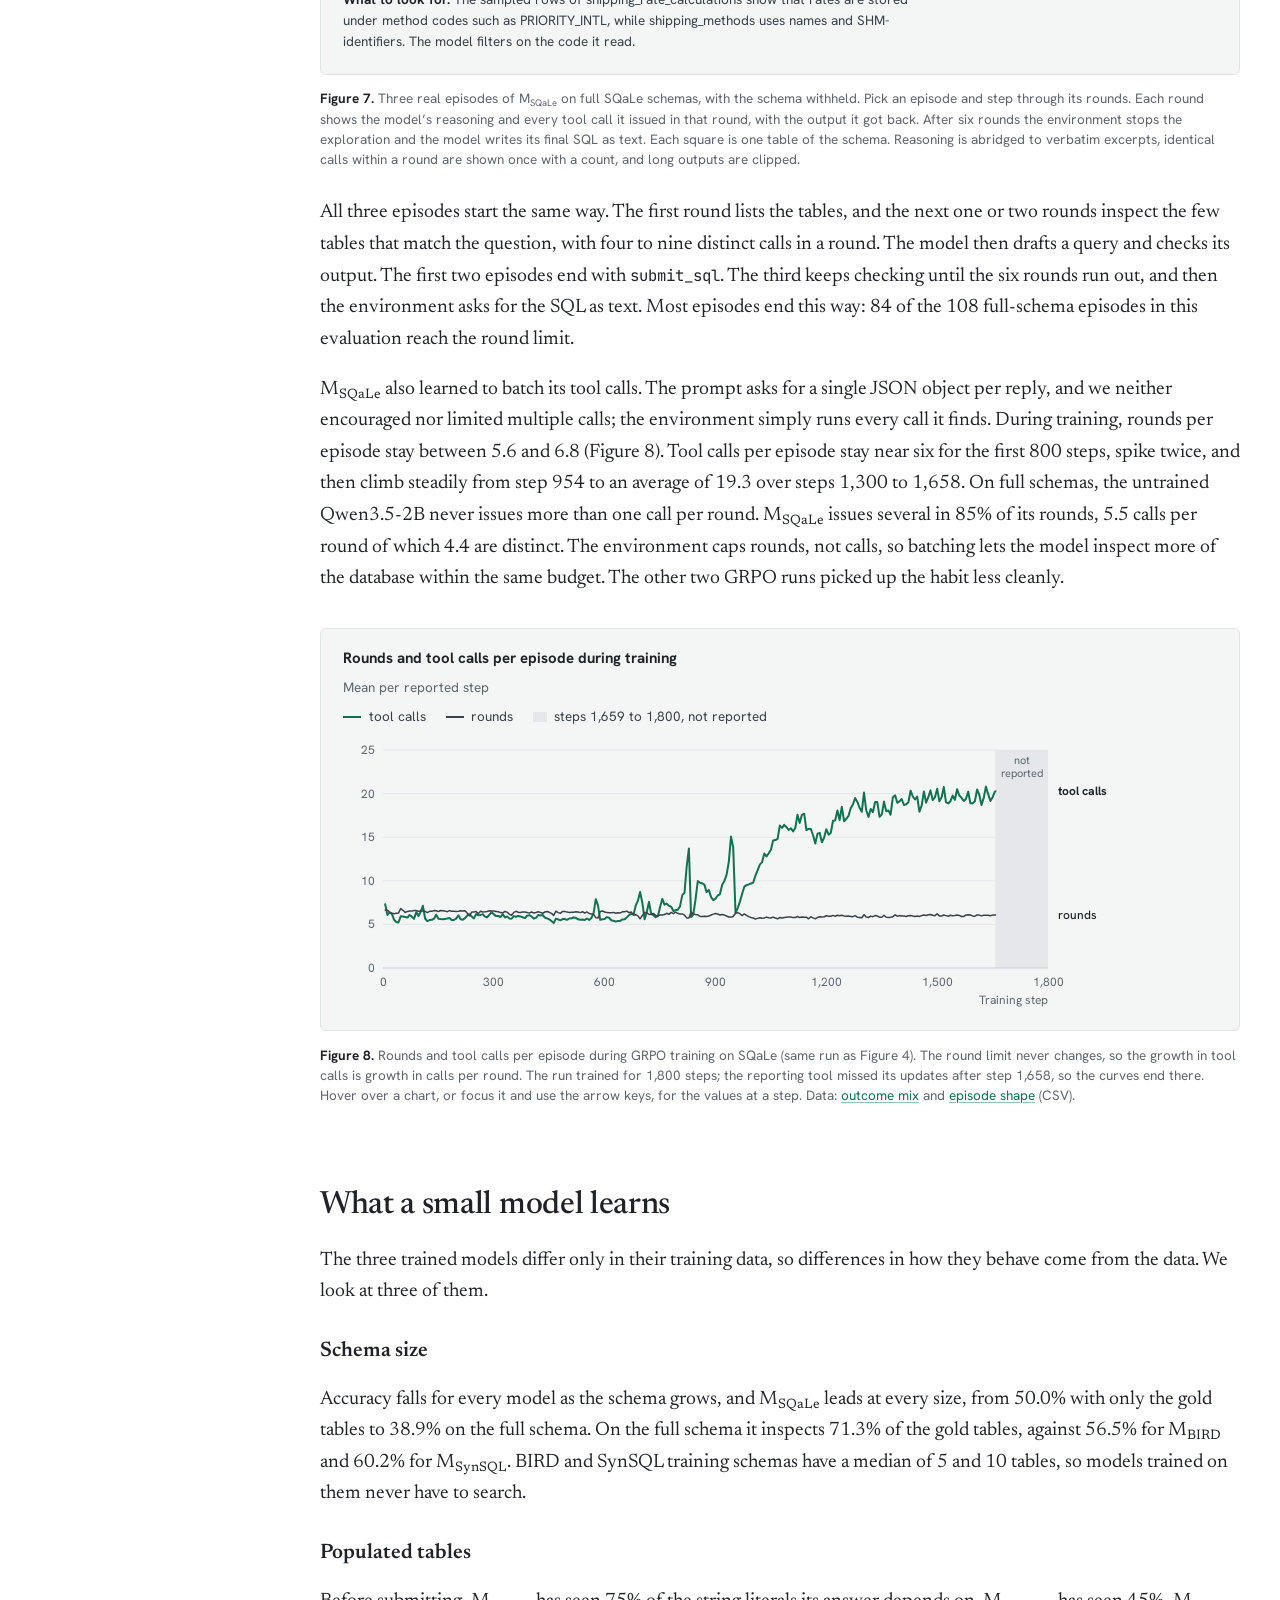
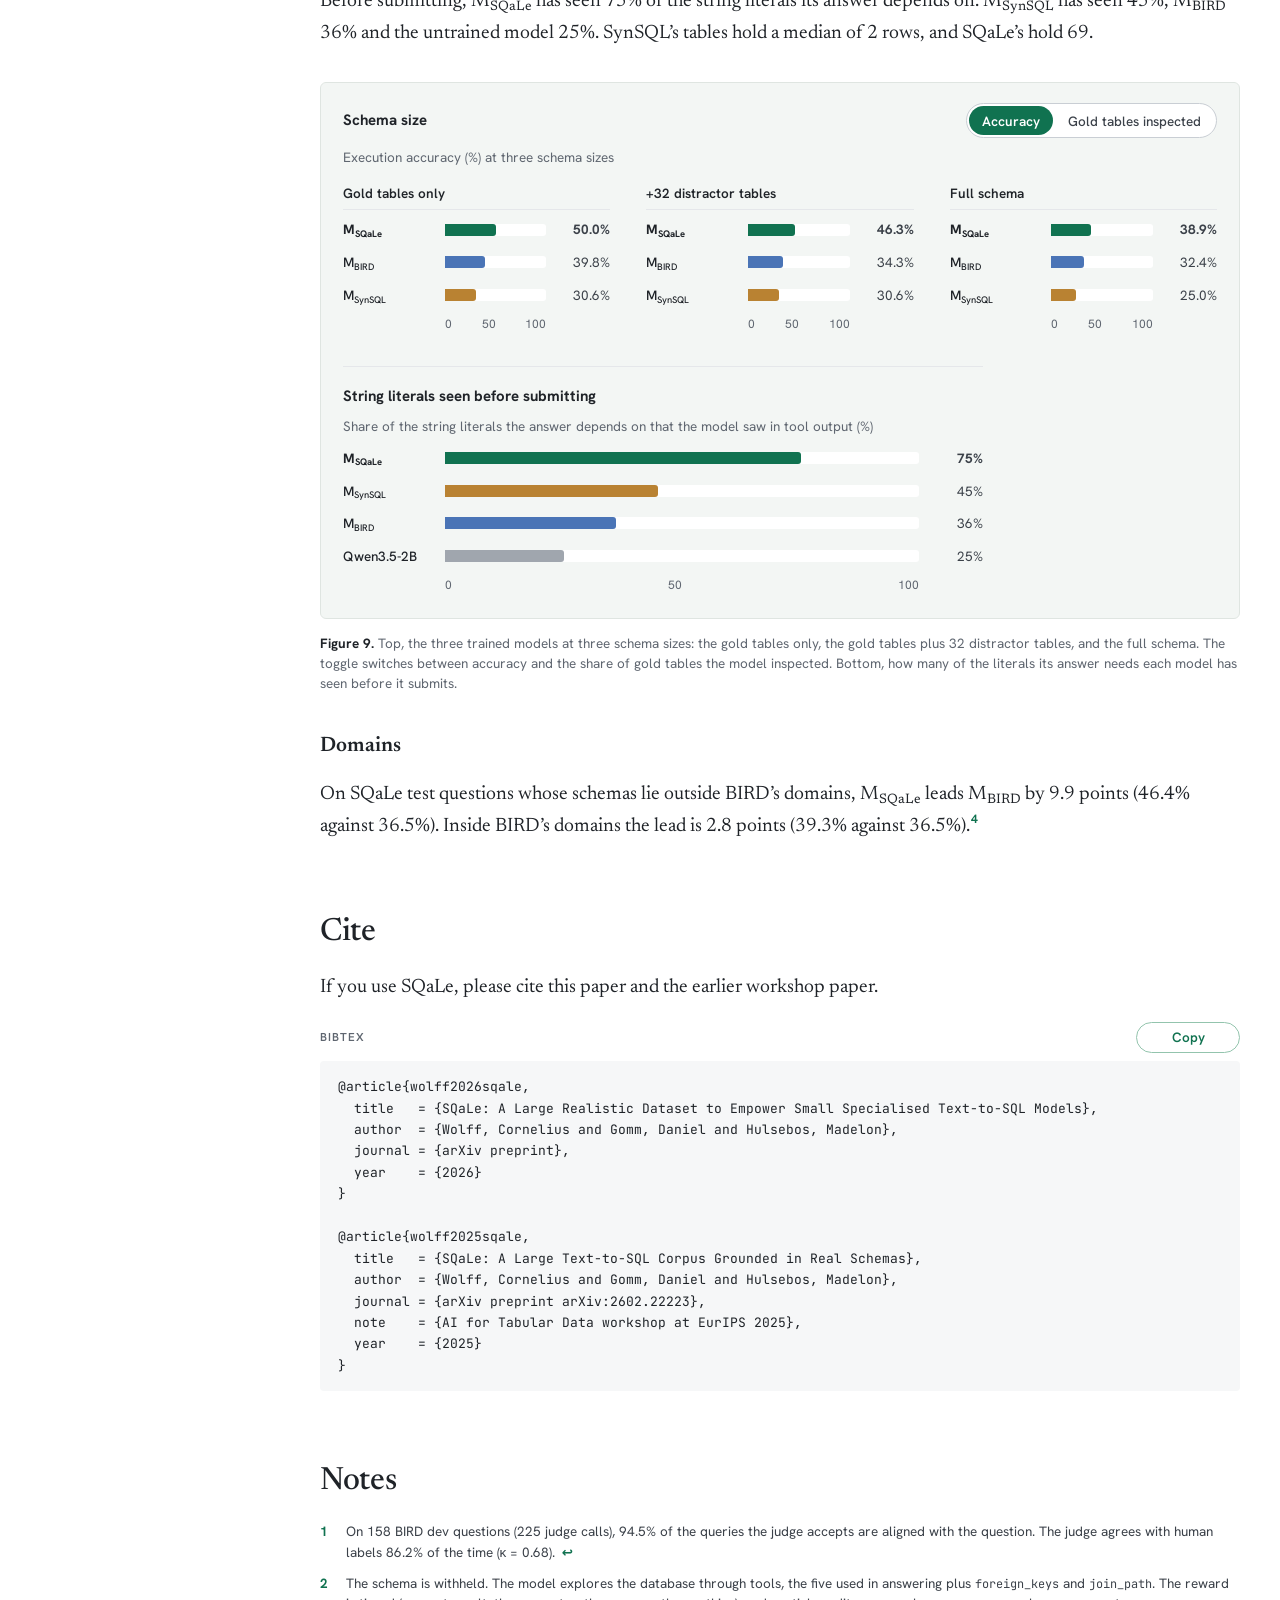
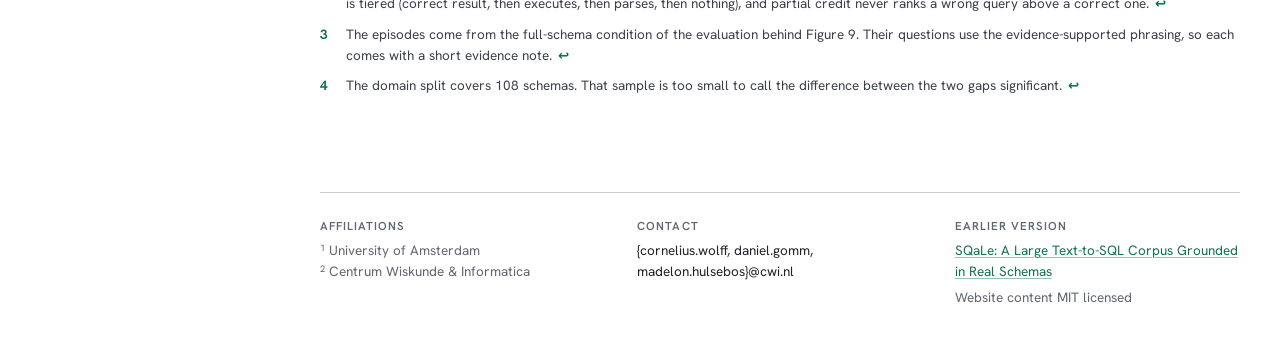
<file: mockup/article.html>
<!doctype html>
<html lang="en">
<head>
<meta charset="utf-8">
<meta name="robots" content="noindex, follow">
<meta name="viewport" content="width=device-width, initial-scale=1, viewport-fit=cover">
<title>SQaLe · text-to-SQL dataset</title>
<meta name="description" content="SQaLe is a semi-synthetic text-to-SQL dataset of 1,408,056 questions paired with SQL over 9,259 real-world schemas. A Qwen3.5-2B model trained on it with GRPO rises from 24.0% to 54.7% execution accuracy.">
<link rel="preconnect" href="https://fonts.googleapis.com">
<link rel="preconnect" href="https://fonts.gstatic.com" crossorigin>
<link rel="stylesheet" href="https://fonts.googleapis.com/css2?family=Newsreader:ital,opsz,wght@0,6..72,300..700;1,6..72,300..700&family=Hanken+Grotesk:wght@400..700&family=JetBrains+Mono:wght@400..600&display=swap">
<style>
/*
  DESIGN PLAN · "Article"
  Layout: a Distill-style long read. Text, figures and captions share one wide column
  next to a sticky contents gutter (left); captions sit under their figures, and notes
  are endnotes in a Notes section at the bottom. Collapses to one column on phones.
  Colour tokens (light / dark):
    ground   #FFFFFF / #1B1A18 (warm near-black, never pure black)
    ink      #1F2328 / #ECE8E1, muted #5F6670 / #A39E95, rules #E5E7EA / #322F2B
    accent   forest green #107250 / #5DC79B (links, active tab, M_SQaLe)
    series   slate #4A74B6 / #6F8FDA (M_BIRD), sand #B98232 / #B57C2E (M_SynSQL),
             grey #A0A6AE / #77726A (general-purpose models). Validated for CVD separation.
  Type: Newsreader (opsz axis: display for the title, text size for body)
        Hanken Grotesk for labels, metadata, captions and figure UI
        JetBrains Mono for SQL and BibTeX
*/
:root {
  --bg: #ffffff;
  --fg: #1f2328;
  --fg-2: #3b4149;
  --muted: #5f6670;
  --rule: #e5e7ea;
  --rule-strong: #c9ced4;
  --surface: #f6f7f8;
  --panel: #f3f6f4;
  --panel-line: #dfe5e1;
  --raised: #ffffff;
  --track: #eef0f2;
  --accent: #107250;
  --accent-line: #93c4ad;
  --accent-soft: #e5f2eb;
  --on-accent: #ffffff;
  --slate: #4a74b6;
  --sand: #b98232;
  --dot: #a0a6ae;
  --cell: #d8dce0;
  --kw: #687079;
  --str: #8a5a10;
  --shadow: rgba(31, 35, 40, 0.12);

  --serif: "Newsreader", "Iowan Old Style", "Palatino Linotype", Palatino, Georgia, serif;
  --sans: "Hanken Grotesk", "Helvetica Neue", Arial, system-ui, sans-serif;
  --mono: "JetBrains Mono", ui-monospace, "SF Mono", Menlo, Consolas, monospace;

  --fs-body: 1.21875rem;   /* 19.5px */
  --fs-lede: 1.375rem;
  --fs-h2: 2rem;
  --fs-h3: 1.3125rem;
  --fs-ui: 0.9375rem;
  --fs-small: 0.84375rem;
  --fs-label: 0.71875rem;

  --w-toc: 11rem;
  --w-text: 40rem;
  --w-margin: 14.5rem;
  --gap: 3rem;
}
@media (prefers-color-scheme: dark) {
  :root:not([data-theme="light"]) {
    --bg: #1b1a18;
    --fg: #ece8e1;
    --fg-2: #d2cdc5;
    --muted: #a39e95;
    --rule: #322f2b;
    --rule-strong: #4a463f;
    --surface: #242320;
    --panel: #22211f;
    --panel-line: #37342f;
    --raised: #2c2a27;
    --track: #2b2926;
    --accent: #5dc79b;
    --accent-line: #3a7a5f;
    --accent-soft: #1f3a2e;
    --on-accent: #0f1a14;
    --slate: #6f8fda;
    --sand: #b57c2e;
    --dot: #77726a;
    --cell: #3d3a35;
    --kw: #a39e95;
    --str: #d9ae6e;
    --shadow: rgba(0, 0, 0, 0.45);
    color-scheme: dark;
  }
}
:root[data-theme="dark"] {
  --bg: #1b1a18;
  --fg: #ece8e1;
  --fg-2: #d2cdc5;
  --muted: #a39e95;
  --rule: #322f2b;
  --rule-strong: #4a463f;
  --surface: #242320;
  --panel: #22211f;
  --panel-line: #37342f;
  --raised: #2c2a27;
  --track: #2b2926;
  --accent: #5dc79b;
  --accent-line: #3a7a5f;
  --accent-soft: #1f3a2e;
  --on-accent: #0f1a14;
  --slate: #6f8fda;
  --sand: #b57c2e;
  --dot: #77726a;
  --cell: #3d3a35;
  --kw: #a39e95;
  --str: #d9ae6e;
  --shadow: rgba(0, 0, 0, 0.45);
  color-scheme: dark;
}

*, *::before, *::after { box-sizing: border-box; }
html { -webkit-text-size-adjust: 100%; text-size-adjust: 100%; }
@media (prefers-reduced-motion: no-preference) { html { scroll-behavior: smooth; } }
body {
  margin: 0;
  background: var(--bg);
  color: var(--fg);
  font-family: var(--serif);
  font-size: var(--fs-body);
  line-height: 1.62;
  font-optical-sizing: auto;
  -webkit-font-smoothing: antialiased;
}
::selection { background: var(--accent-soft); color: var(--fg); }
a { color: var(--accent); text-decoration: underline; text-decoration-color: var(--accent-line); text-decoration-thickness: 1px; text-underline-offset: 0.18em; }
a:hover { text-decoration-color: var(--accent); }
:focus-visible { outline: 2px solid var(--accent); outline-offset: 2px; border-radius: 2px; }
sub, sup { font-size: 0.7em; line-height: 0; position: relative; }
sub { vertical-align: baseline; top: 0.28em; }
sup { vertical-align: baseline; top: -0.45em; }
code { font-family: var(--mono); font-size: 0.8em; }
p { margin: 0; }
h1, h2, h3, h4 { text-wrap: balance; margin: 0; }

.skip { position: absolute; left: 16px; top: -100px; background: var(--bg); color: var(--accent); font: 600 var(--fs-ui) var(--sans); padding: 0.5rem 0.75rem; z-index: 10; }
.skip:focus { top: 12px; }

/* ---------- page grid ---------- */
.page {
  padding-inline: max(16px, env(safe-area-inset-left)) max(16px, env(safe-area-inset-right));
  padding-block: 0 2rem;
}
/* Text and figures share the text and margin tracks (one wide column); the
   left track holds the contents list. */
.masthead, .layout, .site-foot {
  display: grid;
  grid-template-columns: [toc-start] var(--w-margin) [toc-end text-start] minmax(0, var(--w-text)) [text-end margin-start] var(--w-margin) [margin-end];
  column-gap: var(--gap);
  justify-content: center;
}
@media (max-width: 1199.98px) {
  /* The contents list moves above the text, and the left track stays empty. */
  :root { --gap: 2.5rem; --w-margin: 12rem; }
  .masthead, .layout, .site-foot {
    grid-template-columns: [side-start] var(--w-margin) [side-end toc-start text-start] minmax(0, var(--w-text)) [text-end margin-start] var(--w-margin) [margin-end toc-end];
  }
}
@media (max-width: 999.98px) {
  :root { --fs-body: 1.15625rem; --fs-lede: 1.28rem; --fs-h2: 1.75rem; }
  .masthead, .layout, .site-foot {
    grid-template-columns: [toc-start text-start margin-start] minmax(0, 42rem) [text-end margin-end toc-end];
  }
}
@media (max-width: 559.98px) {
  :root { --fs-body: 1.125rem; --fs-lede: 1.1875rem; --fs-h2: 1.5625rem; --fs-h3: 1.1875rem; }
}

/* ---------- masthead ---------- */
.masthead { padding-block: clamp(2.5rem, 6vw, 5rem) 0; row-gap: 2rem; }
.mast-title, .byline { grid-column: text-start / margin-end; min-width: 0; }
.mast-title { display: grid; gap: 0.6rem; }
.title {
  font-family: var(--serif);
  font-variation-settings: "opsz" 72;
  font-weight: 460;
  font-size: clamp(3.75rem, 1.6rem + 7vw, 6.75rem);
  line-height: 0.92;
  letter-spacing: -0.022em;
}
.deck {
  font-family: var(--serif);
  font-variation-settings: "opsz" 28;
  font-size: clamp(1.3rem, 1rem + 1.1vw, 1.75rem);
  line-height: 1.3;
  color: var(--fg-2);
  max-width: 30ch;
  text-wrap: balance;
}

.byline {
  margin: 0;
  display: grid;
  grid-template-columns: 1.1fr 1.5fr 0.8fr 1.3fr;
  gap: 1.25rem 1.75rem;
  border-block: 1px solid var(--rule);
  padding-block: 1rem 1.15rem;
  font-family: var(--sans);
  font-size: var(--fs-ui);
  line-height: 1.5;
}
.by-col { min-width: 0; display: grid; gap: 0.4rem; align-content: start; }
.byline dt, .label {
  font-family: var(--sans);
  font-size: var(--fs-label);
  font-weight: 600;
  letter-spacing: 0.09em;
  text-transform: uppercase;
  color: var(--muted);
}
.byline dd { margin: 0; min-width: 0; }
.byline ul, .byline ol { list-style: none; margin: 0; padding: 0; display: grid; gap: 0.15rem; }
.byline sup { color: var(--muted); font-weight: 600; margin-left: 0.1em; }
.affs sup { margin: 0 0.3em 0 0; }
.byline .links { display: flex; flex-wrap: wrap; gap: 0.2rem 1rem; }
.lnk {
  display: inline-flex; align-items: center; gap: 0.2rem;
  font-weight: 600; padding-block: 0.15rem;
  text-decoration: none; border-bottom: 1px solid var(--accent-line);
}
.lnk:hover { border-bottom-color: var(--accent); }
.lnk svg { width: 0.7em; height: 0.7em; stroke: var(--accent); fill: none; stroke-width: 1.6; }

@media (max-width: 999.98px) {
  .byline { grid-template-columns: 1fr 1fr; }
}
@media (max-width: 559.98px) {
  .byline { grid-template-columns: minmax(0, 1fr); gap: 0; padding-block: 0; }
  .by-col { grid-template-columns: 6.25rem minmax(0, 1fr); gap: 0.75rem; padding-block: 0.75rem; border-top: 1px solid var(--rule); }
  .by-col:first-child { border-top: 0; }
  .byline dt { padding-top: 0.2rem; }
}

/* ---------- contents ---------- */
.layout { padding-block: 2.5rem 0; row-gap: 2rem; }
.toc { grid-column: toc-start / toc-end; min-width: 0; font-family: var(--sans); font-size: var(--fs-small); }
.toc-label { margin-bottom: 0.6rem; }
.toc ol { list-style: none; margin: 0; padding: 0; display: grid; }
.toc a {
  display: block; color: var(--muted); text-decoration: none;
  padding: 0.3rem 0 0.3rem 0.85rem; border-left: 1px solid var(--rule); line-height: 1.35;
}
.toc a:hover { color: var(--fg); }
.toc a[aria-current="true"] { color: var(--accent); border-left: 2px solid var(--accent); padding-left: calc(0.85rem - 1px); font-weight: 600; }
.article { grid-column: text-start / margin-end; min-width: 0; display: flex; flex-direction: column; gap: clamp(3rem, 6vw, 4.5rem); }
@media (min-width: 1200px) {
  .toc { grid-row: 1; position: sticky; top: 2.25rem; align-self: start; justify-self: end; width: var(--w-toc); }
  .article { grid-row: 1; }
}
@media (max-width: 1199.98px) {
  .toc { border-bottom: 1px solid var(--rule); padding-bottom: 1rem; }
  .toc ol { display: flex; flex-wrap: wrap; gap: 0.25rem 1.25rem; }
  .toc a { border-left: 0; padding: 0.3rem 0; }
  .toc a[aria-current="true"] { border-left: 0; padding-left: 0; }
}

/* ---------- sections ---------- */
.sec {
  display: grid;
  grid-template-columns: [text-start] minmax(0, var(--w-text)) [text-end margin-start] var(--w-margin) [margin-end];
  column-gap: var(--gap);
  row-gap: 1.15rem;
  align-content: start;
  scroll-margin-top: 1.5rem;
}
@media (max-width: 999.98px) {
  .sec { grid-template-columns: [text-start margin-start] minmax(0, 1fr) [text-end margin-end]; }
}
.sec > * { grid-column: text-start / margin-end; min-width: 0; }
.sec > .wide { grid-column: text-start / margin-end; }
.sec p { text-wrap: pretty; hanging-punctuation: first; }
.sec h2 {
  font-family: var(--serif);
  font-size: var(--fs-h2);
  font-weight: 500;
  line-height: 1.15;
  letter-spacing: -0.01em;
  padding-bottom: 0.15rem;
}
.sec h3 {
  font-family: var(--serif);
  font-size: var(--fs-h3);
  font-weight: 600;
  line-height: 1.3;
  padding-top: 0.75rem;
}
.sec h2.kicker { font-size: var(--fs-label); font-family: var(--sans); font-weight: 600; letter-spacing: 0.09em; padding: 0; }
.sr-only { position: absolute; width: 1px; height: 1px; overflow: hidden; clip: rect(0 0 0 0); white-space: nowrap; }
.lede { font-size: var(--fs-lede); line-height: 1.55; color: var(--fg); }
.m { white-space: nowrap; }

/* note references and the Notes section at the bottom */
.sn-ref { font-family: var(--sans); font-weight: 700; font-size: 0.62em; top: -0.6em; }
.sn-ref a { text-decoration: none; padding: 0 0.1em; scroll-margin-top: 30vh; }  /* back-links land with the sentence in view */
.notes-list {
  list-style: none; margin: 0; padding: 0; counter-reset: note;
  display: grid; gap: 0.6rem;
  font-family: var(--sans); font-size: var(--fs-small); line-height: 1.55; color: var(--fg-2);
}
.notes-list li { counter-increment: note; display: grid; grid-template-columns: 1.6rem minmax(0, 1fr); scroll-margin-top: 1.5rem; }
.notes-list li::before { content: counter(note); font-weight: 700; color: var(--accent); font-variant-numeric: tabular-nums; }
.notes-list li:target { background: var(--accent-soft); border-radius: 3px; }
.notes-list code { font-size: 0.88em; }
.notes-list .back { margin-left: 0.4rem; text-decoration: none; font-weight: 600; }

/* stats row */
.stats {
  margin: 0.4rem 0 0.2rem;
  display: grid;
  grid-template-columns: repeat(5, minmax(0, 1fr)) minmax(0, 1.3fr);
  gap: 1rem 1.5rem;
  border-block: 1px solid var(--rule);
  padding-block: 1rem;
}
.stat { min-width: 0; display: flex; flex-direction: column-reverse; justify-content: flex-end; gap: 0.15rem; }
.stat dd {
  margin: 0;
  font-family: var(--serif);
  font-variation-settings: "opsz" 40;
  font-size: 1.5rem;
  font-weight: 500;
  line-height: 1.1;
  font-variant-numeric: lining-nums tabular-nums;
  letter-spacing: -0.01em;
}
.stat dt { font-family: var(--sans); font-size: var(--fs-small); line-height: 1.35; color: var(--muted); }
@media (max-width: 999.98px) { .stats { grid-template-columns: repeat(3, minmax(0, 1fr)); } }
@media (max-width: 559.98px) { .stats { grid-template-columns: repeat(2, minmax(0, 1fr)); } .stat dd { font-size: 1.4rem; } }

/* lists of stages */
.stages { margin: 0; padding: 0; list-style: none; counter-reset: st; display: grid; gap: 0.85rem; }
.stages li { counter-increment: st; display: grid; grid-template-columns: 1.6rem minmax(0, 1fr); }
.stages li::before {
  content: counter(st);
  font-family: var(--sans); font-weight: 600; font-size: var(--fs-small);
  color: var(--muted); padding-top: 0.28rem; font-variant-numeric: tabular-nums;
}
.stages strong { font-weight: 600; }

/* ---------- figures ---------- */
.fig {
  margin: 0.9rem 0 0.6rem;
  display: grid;
  grid-template-columns: subgrid;
  row-gap: 0.85rem;
}
.fig > .fig-body { grid-column: text-start / margin-end; min-width: 0; }
.fig > figcaption { grid-column: text-start / margin-end; min-width: 0; }
figcaption {
  font-family: var(--sans);
  font-size: var(--fs-small);
  line-height: 1.5;
  color: var(--muted);
}
figcaption b { color: var(--fg); font-weight: 700; }
/* Figures sit on a tinted panel. Inside it --bg is the panel, so label halos,
   hollow markers and cut-outs match it; controls and cards use --raised. */
.fig-body {
  --bg: var(--panel);
  --track: var(--raised);
  background: var(--panel);
  border: 1px solid var(--panel-line);
  border-radius: 6px;
  padding: 1.25rem 1.4rem 1.4rem;
}
@media (max-width: 559.98px) { .fig-body { padding: 1rem 0.9rem 1.1rem; } }
.fig-body .code-wrap { background: var(--raised); box-shadow: inset 0 0 0 1px var(--panel-line); }
.panel-title { font-family: var(--sans); font-weight: 700; font-size: var(--fs-ui); color: var(--fg); line-height: 1.3; }
.panel-sub { font-family: var(--sans); font-size: var(--fs-small); color: var(--muted); line-height: 1.4; }
.fig-panel { display: grid; gap: 0.6rem; min-width: 0; }
.fig-panel + .fig-panel { margin-top: 2rem; padding-top: 1.25rem; border-top: 1px solid var(--rule); }

/* tables */
.table-wrap { overflow-x: auto; -webkit-overflow-scrolling: touch; }
.tbl {
  width: 100%;
  border-collapse: collapse;
  font-family: var(--sans);
  font-size: var(--fs-small);
  line-height: 1.35;
  font-variant-numeric: tabular-nums;
}
.tbl th, .tbl td { padding: 0.5rem 0.75rem; text-align: left; border-bottom: 1px solid var(--rule); white-space: nowrap; vertical-align: baseline; }
.tbl th:first-child, .tbl td:first-child { padding-left: 0; }
.tbl th:last-child, .tbl td:last-child { padding-right: 0; }
.tbl thead th { white-space: normal; font-size: var(--fs-label); font-weight: 600; letter-spacing: 0.08em; text-transform: uppercase; color: var(--muted); border-bottom: 1px solid var(--rule-strong); vertical-align: bottom; }
.tbl .num { text-align: right; }
.tbl tbody th { font-weight: 500; }
#matrix-table tbody th { white-space: normal; }
@media (max-width: 559.98px) {
  .tbl th, .tbl td { padding: 0.45rem 0.45rem; }
  #matrix-table .delta { display: block; margin-left: 0; }
  #compare-table { font-size: 0.78rem; }
  #compare-table th, #compare-table td { padding-inline: 0.15rem; }
  .legend .size-key { flex-basis: 100%; }
}
.tbl tbody tr.is-ours th { font-weight: 700; }
.tbl tbody tr.is-hl th, .tbl tbody tr.is-hl td { font-weight: 700; }
.tbl .grp th { font-size: var(--fs-label); font-weight: 600; letter-spacing: 0.08em; text-transform: uppercase; color: var(--muted); padding-top: 1rem; white-space: normal; }
.tbl .desc { display: block; font-weight: 400; color: var(--muted); font-size: 0.92em; }
.tbl .delta { color: var(--muted); font-weight: 500; margin-left: 0.35rem; font-size: 0.9em; }
.tbl .na { color: var(--muted); font-weight: 400; font-size: 0.92em; }
.tbl strong { font-weight: 700; }
.sw { display: inline-block; width: 0.6rem; height: 0.6rem; border-radius: 50%; margin-right: 0.5rem; vertical-align: 0.05em; }
.sw-sqale { background: var(--accent); }
.sw-bird { background: var(--slate); }
.sw-synsql { background: var(--sand); }
.sw-base { background: var(--dot); }
.sw-ring { background: var(--bg); box-shadow: inset 0 0 0 2px var(--muted); }
.sw-fill { background: var(--muted); }

/* code */
.code-wrap { overflow-x: auto; background: var(--surface); border-radius: 4px; -webkit-overflow-scrolling: touch; }
pre { margin: 0; padding: 0.95rem 1.1rem; font-family: var(--mono); font-size: 0.8125rem; line-height: 1.65; color: var(--fg); tab-size: 2; }
pre code { font-size: inherit; }
.tok-kw { color: var(--kw); font-weight: 500; }
.tok-str { color: var(--str); }
.tok-tbl { font-weight: 600; text-decoration: underline; text-decoration-color: var(--accent); text-decoration-thickness: 2px; text-underline-offset: 3px; }

/* ---------- Figure 1: the record ---------- */
.record { container-type: inline-size; display: grid; gap: 1rem; }
.rec-meta { font-family: var(--sans); font-size: var(--fs-small); color: var(--muted); font-variant-numeric: tabular-nums; }
.rec-meta strong { color: var(--fg); font-weight: 600; font-family: var(--mono); font-size: 0.92em; }
.rec-grid { display: grid; gap: 1.25rem; grid-template-columns: minmax(0, 1fr); }
@container (min-width: 720px) {
  .rec-grid { grid-template-columns: 12.5rem minmax(0, 1fr); column-gap: 2rem; }
}
.tabs { display: flex; flex-wrap: wrap; gap: 0.4rem; align-content: start; }
.tab {
  font-family: var(--sans); font-size: var(--fs-small); font-weight: 500; line-height: 1.25;
  color: var(--fg-2); background: var(--raised);
  border: 1px solid var(--rule-strong); border-radius: 999px;
  padding: 0.4rem 0.75rem; cursor: pointer; text-align: left;
}
.tab:hover { border-color: var(--accent); color: var(--fg); }
.tab[aria-selected="true"] { background: var(--accent); border-color: var(--accent); color: var(--on-accent); font-weight: 600; }
@container (min-width: 720px) {
  .tabs { flex-direction: column; flex-wrap: nowrap; gap: 0; }
  .tab { border: 0; border-left: 1px solid var(--rule); border-radius: 0; padding: 0.5rem 0 0.5rem 0.9rem; background: var(--bg); }
  .tab:hover { color: var(--accent); }
  .tab[aria-selected="true"] { background: var(--bg); color: var(--accent); border-left: 2px solid var(--accent); padding-left: calc(0.9rem - 1px); }
}
.rec-main { display: grid; gap: 1.1rem; min-width: 0; }
.qstack { display: grid; }
.qpanel { grid-area: 1 / 1; visibility: hidden; opacity: 0; display: grid; gap: 0.35rem; align-content: start; }
.qpanel.is-active { visibility: visible; opacity: 1; }
@media (prefers-reduced-motion: no-preference) {
  .qpanel { transition: opacity 0.28s ease, visibility 0s linear 0.28s; }
  .qpanel.is-active { transition: opacity 0.28s ease 0.05s, visibility 0s; }
}
.q-text {
  font-family: var(--serif);
  font-variation-settings: "opsz" 30;
  font-size: 1.3125rem;
  line-height: 1.45;
  white-space: pre-line;
  color: var(--fg);
}
.blk { display: grid; gap: 0.4rem; min-width: 0; }
.result .tbl td { font-family: var(--mono); font-size: 0.8125rem; }
.result .tbl th { font-family: var(--mono); text-transform: none; letter-spacing: 0; font-size: 0.75rem; font-weight: 500; }
.strip-wrap { display: grid; gap: 0.5rem; border-top: 1px solid var(--rule); padding-top: 0.9rem; }
.strip { display: flex; flex-wrap: wrap; gap: 3px; }
.cell { width: 10px; height: 10px; border-radius: 2px; background: var(--cell); }
.cell.is-gold { background: var(--accent); }
.strip-key { font-family: var(--sans); font-size: var(--fs-small); color: var(--muted); display: flex; flex-wrap: wrap; gap: 0.3rem 1.25rem; }
.strip-key > span { display: inline-flex; align-items: baseline; gap: 0.45rem; }
.strip-key .k-txt { display: inline; }
.strip-key i { display: inline-block; width: 10px; height: 10px; border-radius: 2px; }
.strip-key code { color: var(--fg); font-size: 0.9em; }

/* ---------- SVG charts ---------- */
.chart { position: relative; min-width: 0; }
.chart svg { display: block; overflow: visible; }
.c-grid { stroke: var(--rule); stroke-width: 1; }
.c-base { stroke: var(--rule-strong); stroke-width: 1; }
.c-tick { fill: var(--muted); font-family: var(--sans); font-size: 12px; font-variant-numeric: tabular-nums; }
.c-axis-title { fill: var(--muted); font-family: var(--sans); font-size: 12px; }
.c-lab { fill: var(--fg); font-family: var(--sans); font-size: 12px; font-weight: 500; paint-order: stroke; stroke: var(--bg); stroke-width: 4px; stroke-linejoin: round; }
.c-lab.strong { font-weight: 700; }
.c-row { fill: var(--fg); font-family: var(--sans); font-size: 13px; font-weight: 500; }
.c-row.strong { font-weight: 700; }
.c-val { fill: var(--fg-2); font-family: var(--sans); font-size: 12px; font-variant-numeric: tabular-nums; }
.c-val.strong { fill: var(--fg); font-weight: 700; }
.f-sqale { fill: var(--accent); }
.f-bird { fill: var(--slate); }
.f-synsql { fill: var(--sand); }
.f-base { fill: var(--dot); fill-opacity: 0.8; }
.f-muted { fill: var(--muted); }
.f-bg { fill: var(--bg); }
.s-sqale { stroke: var(--accent); }
.s-muted { stroke: var(--muted); }
.ring-bg { stroke: var(--bg); stroke-width: 1.5px; }
.conn { stroke: var(--rule-strong); stroke-width: 2px; }
.conn.sqale { stroke: var(--accent-line); }
.halo { fill: none; stroke: var(--accent); stroke-width: 1.5px; }
.hit { fill: var(--bg); fill-opacity: 0; cursor: pointer; }
.pt { outline: none; }
.pt .focus-ring { fill: none; stroke: none; }
.pt:focus-visible .focus-ring, .pt.is-hot .focus-ring { stroke: var(--fg); stroke-width: 1.5px; }

/* pipeline */
.p-box { fill: var(--raised); stroke: var(--rule-strong); stroke-width: 1; }
.p-num { fill: var(--muted); font-family: var(--sans); font-size: 12px; font-weight: 600; font-variant-numeric: tabular-nums; }
.p-title { fill: var(--fg); font-family: var(--sans); font-size: 13px; font-weight: 650; }
.p-detail { fill: var(--muted); font-family: var(--sans); font-size: 12px; }
.p-loop-lab { fill: var(--fg-2); font-family: var(--sans); font-size: 11.5px; }
.p-arrow { stroke: var(--muted); stroke-width: 1.25; fill: none; }
.p-loop { stroke: var(--fg-2); stroke-width: 1.25; fill: none; }
.p-mk { fill: var(--muted); }
.p-mk-loop { fill: var(--fg-2); }
.p-bracket { stroke: var(--rule-strong); stroke-width: 1; fill: none; }
.p-note { fill: var(--muted); font-family: var(--sans); font-size: 12px; font-style: italic; }

/* training curves */
.tr-line { fill: none; stroke-linejoin: round; stroke-linecap: round; }
.tr-sqale { stroke: var(--accent); stroke-width: 2; }
.tr-ink { stroke: var(--fg-2); stroke-width: 1.5; }
.tr-muted { stroke: var(--muted); stroke-width: 1.5; }
.tr-dash { stroke: var(--dot); stroke-width: 1.5; stroke-dasharray: 4 3; }
.tr-raw { stroke: var(--dot); stroke-width: 1; opacity: 0.55; }
.tr-gap { fill: var(--rule); }
.tr-gap-lab { fill: var(--muted); font-family: var(--sans); font-size: 11px; }
.tr-guide { stroke: var(--rule-strong); stroke-width: 1; }
.tr-dot { stroke: var(--bg); stroke-width: 1.5px; }
.f-ink { fill: var(--fg-2); }
.f-dot { fill: var(--dot); }
.chart.tr { outline: none; }
.chart.tr:focus-visible { box-shadow: 0 0 0 2px var(--accent); border-radius: 4px; }
.lg-line { display: inline-block; width: 18px; height: 0; border-top: 2px solid var(--fg-2); margin-right: 0.45rem; }
.lg-line.lg-sqale { border-top-color: var(--accent); }
.lg-line.lg-muted { border-top-color: var(--muted); }
.lg-line.lg-dash { border-top: 2px dashed var(--dot); }
.lg-line.lg-raw { border-top: 1px solid var(--dot); opacity: 0.7; }
.lg-gap { display: inline-block; width: 14px; height: 10px; background: var(--rule); margin-right: 0.45rem; }

/* legends */
.legend { display: flex; flex-wrap: wrap; gap: 0.35rem 1.25rem; font-family: var(--sans); font-size: var(--fs-small); color: var(--fg-2); align-items: center; }
.legend span { display: inline-flex; align-items: center; }
.legend .sw { margin-right: 0.4rem; }
.size-key { display: inline-flex; align-items: center; gap: 0.5rem; color: var(--muted); }
.size-key svg { display: block; overflow: visible; }

/* tooltip: a separate floating object, so it gets card styling */
.tip {
  position: absolute; z-index: 5; pointer-events: none;
  background: var(--raised); color: var(--fg);
  border: 1px solid var(--rule-strong); border-radius: 6px;
  box-shadow: 0 6px 20px var(--shadow);
  padding: 0.55rem 0.7rem;
  font-family: var(--sans); font-size: var(--fs-small); line-height: 1.4;
  min-width: 11rem; max-width: 15rem;
  font-variant-numeric: tabular-nums;
}
.tip[hidden] { display: none; }
.tip .t-val { font-size: 1.15rem; font-weight: 700; display: block; }
.tip .t-name { font-weight: 600; display: block; }
.tip .t-desc, .tip .t-more { color: var(--muted); display: block; }

details.data { font-family: var(--sans); font-size: var(--fs-small); }
details.data summary { cursor: pointer; color: var(--accent); font-weight: 600; width: fit-content; }
details.data[open] summary { margin-bottom: 0.6rem; }

/* ---------- Figure 9: bars ---------- */
.f5 { container-type: inline-size; }
.f5-head { display: flex; flex-wrap: wrap; align-items: center; justify-content: space-between; gap: 0.6rem 1.5rem; }
.seg { display: inline-flex; border: 1px solid var(--rule-strong); border-radius: 999px; padding: 2px; gap: 2px; background: var(--raised); }
.seg button {
  font-family: var(--sans); font-size: var(--fs-small); font-weight: 500;
  border: 0; border-radius: 999px; padding: 0.35rem 0.8rem; cursor: pointer;
  background: var(--raised); color: var(--fg-2);
}
.seg button:hover { color: var(--accent); }
.seg button[aria-pressed="true"] { background: var(--accent); color: var(--on-accent); font-weight: 600; }
.mult { display: grid; grid-template-columns: minmax(0, 1fr); gap: 1.5rem; margin-top: 0.4rem; }
@container (min-width: 700px) { .mult { grid-template-columns: repeat(3, minmax(0, 1fr)); gap: 2.25rem; } }
.mpanel { display: grid; gap: 0.45rem; min-width: 0; align-content: start; }
.mpanel-title { font-family: var(--sans); font-size: var(--fs-small); font-weight: 600; color: var(--fg); padding-bottom: 0.25rem; border-bottom: 1px solid var(--rule); }
.bar-row {
  display: grid;
  grid-template-columns: 5.75rem minmax(0, 1fr) 3.4rem;
  align-items: center;
  column-gap: 0.6rem;
  font-family: var(--sans);
  font-size: var(--fs-small);
  line-height: 1.2;
  min-height: 1.6rem;
}
.bar-lab { color: var(--fg); font-weight: 500; white-space: nowrap; }
.bar-row.is-ours .bar-lab, .bar-row.is-ours .bar-val { font-weight: 700; }
.track { position: relative; height: 12px; background: var(--track); border-radius: 0 3px 3px 0; }
.bar { position: absolute; left: 0; top: 0; bottom: 0; border-radius: 0 3px 3px 0; }
@media (prefers-reduced-motion: no-preference) { .bar { transition: width 0.45s cubic-bezier(0.2, 0.7, 0.2, 1); } }
.bar.b-sqale { background: var(--accent); }
.bar.b-bird { background: var(--slate); }
.bar.b-synsql { background: var(--sand); }
.bar.b-base { background: var(--dot); }
.bar-val { text-align: right; color: var(--fg-2); font-variant-numeric: tabular-nums; }
.bar-scale { display: grid; grid-template-columns: 5.75rem minmax(0, 1fr) 3.4rem; column-gap: 0.6rem; font-family: var(--sans); font-size: 0.75rem; color: var(--muted); font-variant-numeric: tabular-nums; }
.bar-scale span:nth-child(2) { display: flex; justify-content: space-between; }
.lit { max-width: var(--w-text); }

/* ---------- Figure 7: episodes ---------- */
.ep { container-type: inline-size; display: grid; gap: 1.25rem; }
.ep-pick { display: flex; flex-wrap: wrap; gap: 0.4rem; }
/* keep the pill style; Figure 1's container query restyles .tab in wide containers */
.ep-pick .tab, .ep-pick .tab[aria-selected="true"] { border: 1px solid var(--rule-strong); border-radius: 999px; padding: 0.4rem 0.75rem; }
.ep-pick .tab:hover { border-color: var(--accent); color: var(--fg); }
.ep-pick .tab[aria-selected="true"] { background: var(--accent); border-color: var(--accent); color: var(--on-accent); }
.ep-q { display: grid; gap: 0.5rem; }
.ep-hint { font-family: var(--sans); font-size: var(--fs-small); line-height: 1.5; color: var(--fg-2); max-width: 70ch; }
.ep-hint .label { margin-right: 0.5rem; }
.ep-map { display: grid; gap: 0.5rem; border-top: 1px solid var(--rule); padding-top: 0.9rem; }
.ep-map-head { display: flex; flex-wrap: wrap; justify-content: space-between; gap: 0.25rem 1rem; align-items: baseline; }
.ep-count { font-family: var(--sans); font-size: var(--fs-small); color: var(--fg-2); font-variant-numeric: tabular-nums; }
.cell.is-seen { background: var(--accent-line); }
.cell.is-now { box-shadow: 0 0 0 1.5px var(--bg), 0 0 0 3px var(--fg); }
.cell.is-used { background: var(--accent); }
.strip-key .cell { flex: none; }

.ep-rail {
  list-style: none; margin: 0; padding: 0;
  display: grid; grid-template-columns: repeat(var(--n, 5), minmax(0, 1fr));
  border-top: 2px solid var(--rule);
}
.ep-step {
  width: 100%; display: grid; gap: 0.3rem; align-content: start; text-align: left;
  margin-top: -2px; padding: 0.6rem 0.75rem 0.4rem 0;
  border: 0; border-top: 2px solid transparent; background: var(--bg);
  font-family: var(--sans); color: var(--muted); cursor: pointer;
}
.ep-step:hover .ep-rl { color: var(--accent); }
.ep-step.is-past { border-top-color: var(--accent-line); }
.ep-step[aria-selected="true"] { border-top-color: var(--accent); }
.ep-rn { font-size: var(--fs-label); font-weight: 600; letter-spacing: 0.08em; text-transform: uppercase; }
.ep-rl { font-size: var(--fs-small); font-weight: 600; color: var(--fg); line-height: 1.25; }
.ep-dots { display: flex; flex-wrap: wrap; gap: 3px; min-height: 7px; }
.ep-dots i { width: 7px; height: 7px; border-radius: 50%; background: var(--rule-strong); }
.ep-step.is-past .ep-dots i { background: var(--accent-line); }
.ep-step[aria-selected="true"] .ep-dots i { background: var(--accent); }

.ep-bar { display: flex; flex-wrap: wrap; align-items: center; justify-content: space-between; gap: 0.6rem 1rem; }
.ep-status { font-family: var(--sans); font-size: var(--fs-small); color: var(--fg-2); font-variant-numeric: tabular-nums; }
.ep-status strong { color: var(--fg); }
.ep-ctrl { display: flex; gap: 0.4rem; }
.ep-btn {
  font-family: var(--sans); font-size: var(--fs-small); font-weight: 600;
  color: var(--accent); background: var(--raised);
  border: 1px solid var(--accent-line); border-radius: 999px;
  padding: 0.35rem 0.85rem; cursor: pointer;
}
.ep-btn:hover:not(:disabled) { border-color: var(--accent); }
.ep-btn:disabled { color: var(--muted); border-color: var(--rule); cursor: default; }

.ep-round { display: grid; gap: 1rem; }
.ep-think { display: grid; gap: 0.35rem; }
.ep-think p {
  font-family: var(--serif); font-style: italic; font-size: 1.0625rem; line-height: 1.55;
  color: var(--fg-2); border-left: 2px solid var(--rule-strong); padding-left: 0.9rem; max-width: 68ch;
}
.ep-calls { display: grid; gap: 0.6rem; grid-template-columns: minmax(0, 1fr); }
@container (min-width: 520px) { .ep-calls { grid-template-columns: repeat(2, minmax(0, 1fr)); } }
@container (min-width: 820px) { .ep-calls { grid-template-columns: repeat(3, minmax(0, 1fr)); } }
/* each call is a separate object the model emitted, so it gets a frame */
.call { display: grid; grid-template-rows: auto auto 1fr; align-content: start; min-width: 0; border: 1px solid var(--panel-line); border-radius: 4px; background: var(--raised); }
.call-head { display: flex; justify-content: space-between; align-items: baseline; gap: 0.5rem; padding: 0.45rem 0.7rem; border-bottom: 1px solid var(--rule); }
.call-tool { font-family: var(--mono); font-size: 0.78rem; font-weight: 600; color: var(--fg); }
.call-n { font-family: var(--sans); font-size: 0.72rem; font-weight: 600; color: var(--muted); white-space: nowrap; }
.call-arg { margin: 0; padding: 0.5rem 0.7rem 0; font-family: var(--mono); font-size: 0.75rem; line-height: 1.55; color: var(--fg-2); white-space: pre-wrap; overflow-wrap: anywhere; }
.call-out {
  margin: 0.5rem 0.7rem 0.7rem; padding: 0.45rem 0.6rem; border-radius: 3px;
  background: var(--surface); font-family: var(--mono); font-size: 0.7rem; line-height: 1.5; color: var(--fg-2);
  white-space: pre; overflow: auto; max-height: 9.5rem; align-self: start;
}
.call-out.is-ddl { white-space: pre-wrap; overflow-wrap: anywhere; }
.call.is-submit { grid-column: 1 / -1; border-color: var(--accent); }
.call.is-submit .call-tool { color: var(--accent); }
mark.ep-lit { background: var(--accent-soft); color: var(--fg); box-shadow: 0 0 0 1px var(--accent-line); border-radius: 2px; }
.ep-final { display: grid; gap: 0.4rem; padding: 0 0.7rem 0.7rem; }
.ep-ok { font-family: var(--sans); font-size: var(--fs-small); font-weight: 600; color: var(--accent); display: inline-flex; align-items: center; gap: 0.4rem; }
.ep-ok svg { width: 1em; height: 1em; stroke: var(--accent); fill: none; stroke-width: 2.2; }
.ep-final .tbl td { font-family: var(--mono); font-size: 0.75rem; white-space: normal; }
.ep-final .tbl th { font-family: var(--mono); text-transform: none; letter-spacing: 0; font-size: 0.72rem; font-weight: 500; }
.ep-budget { font-family: var(--sans); font-size: var(--fs-small); color: var(--muted); white-space: pre-line; overflow-wrap: anywhere; }
.ep-note { font-family: var(--sans); font-size: var(--fs-small); line-height: 1.55; color: var(--fg-2); border-top: 1px solid var(--rule); padding-top: 0.8rem; max-width: 75ch; }
.ep-note strong { color: var(--fg); }
@media (max-width: 559.98px) {
  .ep-step { padding-right: 0.4rem; }
  .ep-rl { font-size: 0.78rem; }
  .ep-bar { flex-direction: column; align-items: stretch; }
  .ep-ctrl .ep-btn { flex: 1; }
}

/* ---------- cite ---------- */
.bib { display: grid; gap: 0.5rem; }
.bib pre { white-space: pre-wrap; overflow-wrap: anywhere; }
.bib-head { display: flex; align-items: center; justify-content: space-between; gap: 1rem; }
.copy {
  font-family: var(--sans); font-size: var(--fs-small); font-weight: 600;
  color: var(--accent); background: var(--bg);
  border: 1px solid var(--accent-line); border-radius: 999px;
  padding: 0.35rem 0.9rem; cursor: pointer; min-width: 6.5rem;
}
.copy:hover { border-color: var(--accent); }

/* ---------- footer ---------- */
.site-foot { margin-top: clamp(3.5rem, 8vw, 6rem); }
.foot-inner {
  grid-column: text-start / margin-end; min-width: 0;
  border-top: 1px solid var(--rule-strong);
  padding-block: 1.5rem 1rem;
  display: grid; grid-template-columns: repeat(3, minmax(0, 1fr)); gap: 1.25rem 2rem;
  font-family: var(--sans); font-size: var(--fs-small); line-height: 1.55; color: var(--muted);
}
.foot-inner > div { min-width: 0; display: grid; gap: 0.3rem; align-content: start; }
.foot-inner p { overflow-wrap: anywhere; }
.foot-inner .mail { color: var(--fg); user-select: all; -webkit-user-select: all; }
@media (max-width: 759.98px) { .foot-inner { grid-template-columns: minmax(0, 1fr); } }
</style>
</head>
<body>
<a class="skip" href="#article">Skip to article</a>
<div class="page">

<header class="masthead">
  <div class="mast-title">
    <h1 class="title">SQaLe</h1>
    <p class="deck">A large realistic dataset to empower small specialised text-to-SQL models</p>
  </div>
  <dl class="byline">
    <div class="by-col">
      <dt>Authors</dt>
      <dd><ul>
        <li>Cornelius Wolff<sup>1,2</sup></li>
        <li>Daniel Gomm<sup>1,2</sup></li>
        <li>Madelon Hulsebos<sup>2</sup></li>
      </ul></dd>
    </div>
    <div class="by-col">
      <dt>Affiliations</dt>
      <dd><ol class="affs">
        <li><sup>1</sup>University of Amsterdam</li>
        <li><sup>2</sup>Centrum Wiskunde &amp; Informatica</li>
      </ol></dd>
    </div>
    <div class="by-col">
      <dt>Published</dt>
      <dd>Preprint · 2026</dd>
    </div>
    <div class="by-col">
      <dt>Links</dt>
      <dd><ul class="links">
        <!-- TODO: arXiv URL -->
        <li><a class="lnk" href="#">Paper</a></li>
        <li><a class="lnk" href="https://huggingface.co/datasets/trl-lab/SQaLe-2-text-to-SQL-Queries" target="_blank" rel="noopener" title="Dataset on Hugging Face">Dataset<svg viewBox="0 0 10 10" aria-hidden="true"><path d="M3 2h5v5M8 2 2 8"/></svg></a></li>
        <li><a class="lnk" href="https://github.com/trl-lab/SQaLe_2" target="_blank" rel="noopener" title="Code on GitHub">Code<svg viewBox="0 0 10 10" aria-hidden="true"><path d="M3 2h5v5M8 2 2 8"/></svg></a></li>
        <li><a class="lnk" href="https://huggingface.co/trl-lab/qwen3.5-2b-grpo-sqale" target="_blank" rel="noopener" title="Model on Hugging Face">Model<svg viewBox="0 0 10 10" aria-hidden="true"><path d="M3 2h5v5M8 2 2 8"/></svg></a></li>
        <li><a class="lnk" href="#cite">Cite</a></li>
      </ul></dd>
    </div>
  </dl>
</header>

<div class="layout">
  <nav class="toc" aria-label="Contents">
    <p class="label toc-label">Contents</p>
    <ol>
      <li><a href="#abstract">Abstract</a></li>
      <li><a href="#why">Why SQaLe</a></li>
      <li><a href="#dataset">The dataset</a></li>
      <li><a href="#built">How it is built</a></li>
      <li><a href="#compares">How it compares</a></li>
      <li><a href="#episode">How the model answers</a></li>
      <li><a href="#learns">What a small model learns</a></li>
      <li><a href="#cite">Cite</a></li>
      <li><a href="#notes">Notes</a></li>
    </ol>
  </nav>

  <main class="article" id="article">

    <section class="sec" id="abstract" aria-labelledby="h-abstract">
      <h2 class="label kicker" id="h-abstract">Abstract</h2>
      <p class="lede">Frontier language models in agentic pipelines lead text-to-SQL benchmarks, at a high inference cost. Small specialised models would avoid that cost, but training them needs data that reflects the scale, semantics and structure of real databases. SQaLe is a semi-synthetic text-to-SQL dataset built on 9,259 real-world schemas from SchemaPile. Our generation pipeline extends each schema, fills it with synthetic rows, generates questions and answers them with an agent, and validates every stage by execution. The result is 1,408,056 natural-language questions paired with SQL, over schemas far larger than in any existing dataset. We train Qwen3.5-2B on SQaLe with GRPO alone, and its execution accuracy on the SQaLe test set rises from 24.0% to 54.7%. The model learns to explore the database: it finds the relevant tables in large schemas and reads the values its answer needs, which training on existing datasets elicits far less.</p>
    </section>

    <section class="sec" id="why" aria-labelledby="h-why">
      <h2 id="h-why">Why SQaLe</h2>
      <p>Small specialised models avoid the inference cost of frontier agentic pipelines. Training them needs data that looks like the databases they will be used on, and the common text-to-SQL training sets use small schemas. BIRD’s training schemas have a median of 5 tables and SynSQL’s a median of 10. A model trained on them never has to search for the tables a question needs.</p>
      <p>SQaLe starts from 9,259 real-world schemas from SchemaPile, extends each one with tables in its own style and fills it with synthetic rows. Its schemas have a median of 113 tables and 538 columns. Questions are generated from connected groups of up to 20 tables, so a model has to find the tables a question needs before it can answer. In the record in Figure&nbsp;1, the question needs 3 of the schema’s 87 tables.</p>
    </section>

    <section class="sec" id="dataset" aria-labelledby="h-dataset">
      <h2 id="h-dataset">The dataset</h2>
      <dl class="stats wide" aria-label="Key numbers">
        <div class="stat"><dt>question–SQL pairs</dt><dd>1,408,056</dd></div>
        <div class="stat"><dt>real-world schemas</dt><dd>9,259</dd></div>
        <div class="stat"><dt>distinct SQL queries</dt><dd>176,761</dd></div>
        <div class="stat"><dt>median tables per schema</dt><dd>113</dd></div>
        <div class="stat"><dt>median columns per schema</dt><dd>538</dd></div>
        <div class="stat"><dt>synthetic rows</dt><dd>108,708,694</dd></div>
      </dl>

      <p>Each record pairs a natural-language question with a schema and a gold SQL query that has been run against the populated database. Every question exists in 8 phrasings, the original and seven rewrites in different styles, and all eight share one SQL query. The split into train and test is by schema, 95% / 5%.</p>


      <figure class="fig wide" id="fig-record" aria-labelledby="cap-1">
        <div class="fig-body record">
          <p class="rec-meta" id="rec-meta"></p>
          <div class="rec-grid">
            <div class="tabs" role="tablist" aria-label="Phrasing of the question" aria-orientation="vertical" id="style-tabs"></div>
            <div class="rec-main">
              <div class="qstack" id="style-panels"></div>
              <div class="blk">
                <span class="label">Gold SQL · the same for all 8 phrasings</span>
                <div class="code-wrap"><pre><code id="rec-sql"></code></pre></div>
              </div>
              <div class="blk result">
                <span class="label" id="rec-result-label">Result</span>
                <div class="table-wrap"><table class="tbl" id="rec-result"></table></div>
              </div>
            </div>
          </div>
          <div class="strip-wrap">
            <span class="label" id="strip-label">Schema</span>
            <div class="strip" id="schema-strip" role="img"></div>
            <div class="strip-key" id="strip-key"></div>
          </div>
        </div>
        <figcaption id="cap-1"><b>Figure 1.</b> One record from the test split. The tabs switch between the eight phrasings of the question; the gold SQL and its one-row result stay the same for all of them. Each square below is one of the schema’s 87 tables, and the 3 in green are the ones the SQL uses.</figcaption>
      </figure>

      <p>SQaLe’s databases hold 108,708,694 synthetic rows. Tables hold a median of 69 rows, 95.2% of tables are populated, and 95.1% of foreign-key cells are valid after repair. Every literal in a question is grounded in the data, so a model has to read values as well as table and column names.</p>
      <p>23.4% of SQaLe queries are nested, against 7.7% in BIRD, and 40% of the queries that join chain multiple joins, against 26% in BIRD. 3.1% of queries touch five or more tables, up to 20. No BIRD or EHRSQL query touches more than four.</p>
    </section>

    <section class="sec" id="built" aria-labelledby="h-built">
      <h2 id="h-built">How it is built</h2>
      <p>The pipeline runs in five stages, and every stage is validated by execution. Value synthesis repairs rows that break key constraints, and answering sends failed or rejected queries back to the agent.</p>

      <figure class="fig wide" id="fig-pipeline" aria-labelledby="cap-2">
        <div class="fig-body"><div class="chart" id="pipeline" role="img" aria-label="The five pipeline stages from left to right: schema collection and extension, value synthesis, question generation, style variation, agentic answering and judging. Value synthesis has a repair loop; answering has return loops for execution errors and for queries the judge rejects."></div></div>
        <figcaption id="cap-2"><b>Figure 2.</b> The generation pipeline. Return arrows mark the repair loop in value synthesis and the two feedback loops in answering.</figcaption>
      </figure>

      <ol class="stages">
        <li><div><strong>Schema collection and extension.</strong> SchemaPile provides real-world schemas from permissively licensed GitHub repositories. A tool-using agent annotates each of the 14,597 source repositories with a domain description. An LLM then extends each schema with tables that keep its naming conventions, normalisation level and foreign-key style.</div></li>
        <li><div><strong>Value synthesis.</strong> Tables are filled in foreign-key dependency order. For each table the LLM writes a Python function from its DDL, its original rows, the allowed foreign-key values and the domain description. Fact and junction tables get more rows and a skewed key distribution, and every table is checked for primary-key uniqueness and referential integrity.</div></li>
        <li><div><strong>Question generation.</strong> A connected subgraph of up to 20 tables is sampled along foreign keys, together with sample rows. The LLM writes questions that need every table in it, at three difficulty levels (simple, moderate, hard), with every literal grounded in the data.</div></li>
        <li><div><strong>Style variation.</strong> Each question is rewritten into the seven styles shown in Figure&nbsp;1. All eight versions share the gold SQL.</div></li>
        <li><div><strong>Agentic answering and judging.</strong> An agent explores the live database with tools (<code>list_tables</code>, <code>describe_table</code>, <code>sample_rows</code>, <code>distinct_values</code>, <code>run_query</code>) and commits with <code>submit_sql</code>. Execution errors go back to the agent. An LLM judge checks the result against the question and sends rejected queries back for a rewrite.<sup class="sn-ref"><a href="#sn-1" id="snr-1" aria-label="Note 1">1</a></sup></div></li>
      </ol>
    </section>

    <section class="sec" id="compares" aria-labelledby="h-compares">
      <h2 id="h-compares">How it compares</h2>
      <p>Figure&nbsp;3 compares schema size across four datasets. The median SQaLe schema has 113 tables and 538 columns. The next largest medians are EHRSQL’s 13.5 tables and 92 columns, measured on 2 schemas. SQaLe also has the most foreign-key relations, 1,196,078 across its 9,259 schemas.</p>

      <figure class="fig wide" id="fig-compare" aria-labelledby="cap-3">
        <div class="fig-body">
          <div class="fig-panel">
            <div class="legend" aria-hidden="true">
              <span><i class="sw sw-ring"></i>median tables per schema</span>
              <span><i class="sw sw-fill"></i>median columns per schema</span>
            </div>
            <div class="chart" id="compare-plot"></div>
          </div>
          <div class="fig-panel">
            <div class="table-wrap"><table class="tbl" id="compare-table"></table></div>
          </div>
        </div>
        <figcaption id="cap-3"><b>Figure 3.</b> Median tables (open circle) and median columns (filled circle) per schema, on a log scale. The table below gives the full schema statistics; EHRSQL does not report rows per table.</figcaption>
      </figure>

      <h3>Training on SQaLe</h3>
      <p>To isolate the effect of the data, we train Qwen3.5-2B with GRPO directly from the base checkpoint three times, once each on SQaLe, SynSQL-2.5M and BIRD train. We call the results <span class="m">M<sub>SQaLe</sub></span> (Qwen3.5-2B trained with GRPO on SQaLe), <span class="m">M<sub>SynSQL</sub></span> and <span class="m">M<sub>BIRD</sub></span>. Base model, environment, tools, reward, steps, batch size and evaluation are identical. There are no distilled traces, no teacher and no test-time scaffolding.<sup class="sn-ref"><a href="#sn-2" id="snr-2" aria-label="Note 2">2</a></sup></p>

      <p>Figure&nbsp;4 shows how the outcome of the rollouts changes during training. Over the first 30 steps, 43% of rollouts end without a query that parses and 12% return the gold result. Over the last 200 reported steps, under 1% are invalid and 45% return the gold result.</p>

      <figure class="fig wide" id="fig-train-outcome" aria-labelledby="cap-4">
        <div class="fig-body">
          <div class="fig-panel">
            <p class="panel-title">Outcome of the rollouts during training</p>
            <p class="panel-sub">Share of rollouts per reported step (%), by reward tier; moving average over 9 reported steps, unsmoothed values in grey</p>
            <div class="legend" id="tr-outcome-legend"></div>
            <div class="chart tr" id="tr-outcome" tabindex="0" role="img" aria-label="Line chart over 1,800 training steps. The share of rollouts that return the gold result rises from 12% to about 45%; invalid rollouts fall from 43% to under 1%; rollouts that execute with a wrong result settle around 55%; parse-only rollouts stay under 11%. Steps after 1,658 were not reported."><div class="tip" id="tr-outcome-tip" hidden role="status"></div></div>
          </div>
        </div>
        <figcaption id="cap-4"><b>Figure 4.</b> Reward tiers of the rollouts during GRPO training on SQaLe (run 26640986): the query returns the gold result, executes with a different result, only parses, or is invalid. Coloured lines are centred moving averages over 9 reported steps (54 training steps); grey lines show the unsmoothed values. The moving averages leave out step 1,658, which the export logs twice with diverging values; the grey lines still show it. The run trained for 1,800 steps; the reporting tool missed its updates after step 1,658, so the curves end there. Hover over a chart, or focus it and use the arrow keys, for the values at a step. Data: <a href="assets/training/26640986-Outcome-mix.csv" target="_blank" rel="noopener">outcome mix</a> and <a href="assets/training/26640986-Episode-shape.csv" target="_blank" rel="noopener">episode shape</a> (CSV).</figcaption>
      </figure>
      <p>On the SQaLe test set (Figure&nbsp;5), <span class="m">M<sub>SQaLe</sub></span> reaches 54.7%, which is 30.7 points above the untrained model and 3.6 points behind Qwen3.6-27B. Training on BIRD adds 19.7 points and training on SynSQL 13.3. On BIRD, <span class="m">M<sub>SQaLe</sub></span> reaches 52.3% against 54.7% for <span class="m">M<sub>BIRD</sub></span>, which was trained on BIRD itself. On EHRSQL the two are tied at 23.7%.</p>

      <figure class="fig wide" id="fig-results" aria-labelledby="cap-5">
        <div class="fig-body">
          <div class="fig-panel">
            <p class="panel-title">Execution accuracy (%) by training corpus</p>
            <div class="table-wrap"><table class="tbl" id="matrix-table"></table></div>
          </div>
        </div>
        <figcaption id="cap-5"><b>Figure 5.</b> Execution accuracy of Qwen3.5-2B trained with GRPO on one corpus each, on 300 SQaLe test questions, BIRD and EHRSQL. Bold marks the best of the three trained models in each column.</figcaption>
      </figure>

      <p>Figure&nbsp;6 compares cost. All models run in the same agentic harness on 100 moderate SQaLe test questions. <span class="m">M<sub>SQaLe</sub></span> reaches 52% at 224 TFLOPs per question, and Qwen3.5-27B reaches 63% at 1,710 TFLOPs. Among general-purpose models in the 9–12B range, only Qwen3.5-9B (58%) is ahead of <span class="m">M<sub>SQaLe</sub></span>.</p>

      <figure class="fig wide" id="fig-size" aria-labelledby="cap-6">
        <div class="fig-body">
          <div class="fig-panel">
            <p class="panel-title">Accuracy against model size, 100 moderate SQaLe test questions</p>
            <div class="legend" id="pareto-legend"></div>
            <div class="chart" id="pareto-plot"><div class="tip" id="pareto-tip" hidden role="status"></div></div>
            <details class="data">
              <summary>All 25 models as a table</summary>
              <div class="table-wrap"><table class="tbl" id="pareto-table"></table></div>
            </details>
          </div>
        </div>
        <figcaption id="cap-6"><b>Figure 6.</b> Accuracy against parameter count for every model in the same agentic harness, with dot area proportional to TFLOPs per question. Hover or focus a dot for its values; arrow keys move between dots.</figcaption>
      </figure>
    </section>

    <section class="sec" id="episode" aria-labelledby="h-episode">
      <h2 id="h-episode">How the model answers</h2>
      <p><span class="m">M<sub>SQaLe</sub></span> never sees the schema. In each round it writes a short plan and then emits one or more tool calls. The environment runs every call, returns all the results in one message and reports how many rounds are left before the model has to answer. Figure&nbsp;7 replays three of its episodes on full schemas of 106 to 239 tables, and all three end with a correct answer.<sup class="sn-ref"><a href="#sn-3" id="snr-3" aria-label="Note 3">3</a></sup></p>

      <figure class="fig wide" id="fig-episode" aria-labelledby="cap-7">
        <div class="fig-body ep">
          <div class="ep-pick" role="tablist" aria-label="Episode" id="ep-tabs"></div>
          <div class="ep-q">
            <p class="rec-meta" id="ep-meta"></p>
            <p class="q-text" id="ep-question"></p>
            <p class="ep-hint" id="ep-hint"></p>
          </div>
          <div class="ep-map">
            <div class="ep-map-head">
              <span class="label" id="ep-map-label">Schema</span>
              <span class="ep-count" id="ep-count" aria-live="polite"></span>
            </div>
            <div class="strip" id="ep-strip" role="img"></div>
            <div class="strip-key" aria-hidden="true">
              <span><i class="cell is-seen"></i>inspected</span>
              <span><i class="cell is-seen is-now"></i>inspected in this round</span>
              <span><i class="cell is-used"></i>used by the final SQL</span>
              <span><i class="cell"></i>not inspected</span>
            </div>
          </div>
          <ol class="ep-rail" role="tablist" aria-label="Rounds" id="ep-rail"></ol>
          <div class="ep-bar">
            <p class="ep-status" id="ep-status"></p>
            <div class="ep-ctrl">
              <button type="button" class="ep-btn" id="ep-prev">Previous</button>
              <button type="button" class="ep-btn" id="ep-play" aria-pressed="false">Play</button>
              <button type="button" class="ep-btn" id="ep-next">Next</button>
            </div>
          </div>
          <div class="ep-round" id="ep-round" role="tabpanel">
            <div class="ep-think">
              <span class="label">Reasoning, abridged</span>
              <p id="ep-think"></p>
            </div>
            <div class="ep-calls" id="ep-calls"></div>
            <p class="ep-budget" id="ep-budget"></p>
          </div>
          <p class="ep-note" id="ep-note"></p>
        </div>
        <figcaption id="cap-7"><b>Figure 7.</b> Three real episodes of <span class="m">M<sub>SQaLe</sub></span> on full SQaLe schemas, with the schema withheld. Pick an episode and step through its rounds. Each round shows the model’s reasoning and every tool call it issued in that round, with the output it got back. After six rounds the environment stops the exploration and the model writes its final SQL as text. Each square is one table of the schema. Reasoning is abridged to verbatim excerpts, identical calls within a round are shown once with a count, and long outputs are clipped.</figcaption>
      </figure>

      <p>All three episodes start the same way. The first round lists the tables, and the next one or two rounds inspect the few tables that match the question, with four to nine distinct calls in a round. The model then drafts a query and checks its output. The first two episodes end with <code>submit_sql</code>. The third keeps checking until the six rounds run out, and then the environment asks for the SQL as text. Most episodes end this way: 84 of the 108 full-schema episodes in this evaluation reach the round limit.</p>

      <p><span class="m">M<sub>SQaLe</sub></span> also learned to batch its tool calls. The prompt asks for a single JSON object per reply, and we neither encouraged nor limited multiple calls; the environment simply runs every call it finds. During training, rounds per episode stay between 5.6 and 6.8 (Figure&nbsp;8). Tool calls per episode stay near six for the first 800 steps, spike twice, and then climb steadily from step 954 to an average of 19.3 over steps 1,300 to 1,658. On full schemas, the untrained Qwen3.5-2B never issues more than one call per round. <span class="m">M<sub>SQaLe</sub></span> issues several in 85% of its rounds, 5.5 calls per round of which 4.4 are distinct. The environment caps rounds, not calls, so batching lets the model inspect more of the database within the same budget. The other two GRPO runs picked up the habit less cleanly.</p>

      <figure class="fig wide" id="fig-train-shape" aria-labelledby="cap-8">
        <div class="fig-body">
          <div class="fig-panel">
            <p class="panel-title">Rounds and tool calls per episode during training</p>
            <p class="panel-sub">Mean per reported step</p>
            <div class="legend" id="tr-shape-legend"></div>
            <div class="chart tr" id="tr-shape" tabindex="0" role="img" aria-label="Line chart over 1,800 training steps. Rounds per episode stay between 5.6 and 6.8. Tool calls per episode stay near 6 until step 800, spike twice, climb from step 954 and average 19.3 from step 1,300. Steps after 1,658 were not reported."><div class="tip" id="tr-shape-tip" hidden role="status"></div></div>
          </div>
        </div>
        <figcaption id="cap-8"><b>Figure 8.</b> Rounds and tool calls per episode during GRPO training on SQaLe (same run as Figure&nbsp;4). The round limit never changes, so the growth in tool calls is growth in calls per round. The run trained for 1,800 steps; the reporting tool missed its updates after step 1,658, so the curves end there. Hover over a chart, or focus it and use the arrow keys, for the values at a step. Data: <a href="assets/training/26640986-Outcome-mix.csv" target="_blank" rel="noopener">outcome mix</a> and <a href="assets/training/26640986-Episode-shape.csv" target="_blank" rel="noopener">episode shape</a> (CSV).</figcaption>
      </figure>
    </section>

    <section class="sec" id="learns" aria-labelledby="h-learns">
      <h2 id="h-learns">What a small model learns</h2>
      <p>The three trained models differ only in their training data, so differences in how they behave come from the data. We look at three of them.</p>

      <h3>Schema size</h3>
      <p>Accuracy falls for every model as the schema grows, and <span class="m">M<sub>SQaLe</sub></span> leads at every size, from 50.0% with only the gold tables to 38.9% on the full schema. On the full schema it inspects 71.3% of the gold tables, against 56.5% for <span class="m">M<sub>BIRD</sub></span> and 60.2% for <span class="m">M<sub>SynSQL</sub></span>. BIRD and SynSQL training schemas have a median of 5 and 10 tables, so models trained on them never have to search.</p>

      <h3>Populated tables</h3>
      <p>Before submitting, <span class="m">M<sub>SQaLe</sub></span> has seen 75% of the string literals its answer depends on. <span class="m">M<sub>SynSQL</sub></span> has seen 45%, <span class="m">M<sub>BIRD</sub></span> 36% and the untrained model 25%. SynSQL’s tables hold a median of 2 rows, and SQaLe’s hold 69.</p>

      <figure class="fig wide" id="fig-learns" aria-labelledby="cap-9">
        <div class="fig-body f5">
          <div class="fig-panel">
            <div class="f5-head">
              <p class="panel-title">Schema size</p>
              <div class="seg" role="group" aria-label="Measure shown" id="scale-toggle">
                <button type="button" aria-pressed="true" data-metric="0">Accuracy</button>
                <button type="button" aria-pressed="false" data-metric="1">Gold tables inspected</button>
              </div>
            </div>
            <p class="panel-sub" id="scale-sub" aria-live="polite">Execution accuracy (%) at three schema sizes</p>
            <div class="mult" id="scale-mult"></div>
          </div>
          <div class="fig-panel lit">
            <p class="panel-title">String literals seen before submitting</p>
            <p class="panel-sub">Share of the string literals the answer depends on that the model saw in tool output (%)</p>
            <div class="mpanel" id="literals"></div>
          </div>
        </div>
        <figcaption id="cap-9"><b>Figure 9.</b> Top, the three trained models at three schema sizes: the gold tables only, the gold tables plus 32 distractor tables, and the full schema. The toggle switches between accuracy and the share of gold tables the model inspected. Bottom, how many of the literals its answer needs each model has seen before it submits.</figcaption>
      </figure>

      <h3>Domains</h3>
      <p>On SQaLe test questions whose schemas lie outside BIRD’s domains, <span class="m">M<sub>SQaLe</sub></span> leads <span class="m">M<sub>BIRD</sub></span> by 9.9 points (46.4% against 36.5%). Inside BIRD’s domains the lead is 2.8 points (39.3% against 36.5%).<sup class="sn-ref"><a href="#sn-4" id="snr-4" aria-label="Note 4">4</a></sup></p>
    </section>

    <section class="sec" id="cite" aria-labelledby="h-cite">
      <h2 id="h-cite">Cite</h2>
      <p>If you use SQaLe, please cite this paper and the earlier workshop paper.</p>
      <div class="bib wide">
        <div class="bib-head">
          <span class="label">BibTeX</span>
          <button type="button" class="copy" id="copy-bib" aria-describedby="bib-status">Copy</button>
        </div>
        <div class="code-wrap"><pre><code id="bibtex"></code></pre></div>
        <span id="bib-status" class="sr-only" aria-live="polite"></span>
      </div>
    </section>

    <section class="sec" id="notes" aria-labelledby="h-notes">
      <h2 id="h-notes">Notes</h2>
      <ol class="notes-list">
        <li id="sn-1"><span>On 158 BIRD dev questions (225 judge calls), 94.5% of the queries the judge accepts are aligned with the question. The judge agrees with human labels 86.2% of the time (κ&nbsp;=&nbsp;0.68).<a class="back" href="#snr-1" aria-label="Back to note 1 in the text">↩</a></span></li>
        <li id="sn-2"><span>The schema is withheld. The model explores the database through tools, the five used in answering plus <code>foreign_keys</code> and <code>join_path</code>. The reward is tiered (correct result, then executes, then parses, then nothing), and partial credit never ranks a wrong query above a correct one.<a class="back" href="#snr-2" aria-label="Back to note 2 in the text">↩</a></span></li>
        <li id="sn-3"><span>The episodes come from the full-schema condition of the evaluation behind Figure&nbsp;9. Their questions use the evidence-supported phrasing, so each comes with a short evidence note.<a class="back" href="#snr-3" aria-label="Back to note 3 in the text">↩</a></span></li>
        <li id="sn-4"><span>The domain split covers 108 schemas. That sample is too small to call the difference between the two gaps significant.<a class="back" href="#snr-4" aria-label="Back to note 4 in the text">↩</a></span></li>
      </ol>
    </section>

  </main>
</div>

<footer class="site-foot">
  <div class="foot-inner">
    <div>
      <span class="label">Affiliations</span>
      <p><sup>1</sup> University of Amsterdam<br><sup>2</sup> Centrum Wiskunde &amp; Informatica</p>
    </div>
    <div>
      <span class="label">Contact</span>
      <p class="mail">{cornelius.wolff, daniel.gomm, madelon.hulsebos}@cwi.nl</p>
    </div>
    <div>
      <span class="label">Earlier version</span>
      <p><a href="https://arxiv.org/abs/2602.22223" target="_blank" rel="noopener">SQaLe: A Large Text-to-SQL Corpus Grounded in Real Schemas</a></p>
      <p>Website content MIT licensed</p>
    </div>
  </div>
</footer>

</div>

<script src="assets/sqale-data.js"></script>
<script>
(function () {
  'use strict';
  var D = window.SQALE;
  if (!D) return;
  var NS = 'http://www.w3.org/2000/svg';

  /* ---------- helpers ---------- */
  function svg(tag, attrs, parent) {
    var n = document.createElementNS(NS, tag);
    if (attrs) for (var k in attrs) if (attrs[k] != null) n.setAttribute(k, attrs[k]);
    if (parent) parent.appendChild(n);
    return n;
  }
  function el(tag, attrs, parent, text) {
    var n = document.createElement(tag);
    if (attrs) for (var k in attrs) if (attrs[k] != null) n.setAttribute(k, attrs[k]);
    if (text != null) n.textContent = text;
    if (parent) parent.appendChild(n);
    return n;
  }
  function fmt(n, d) {
    d = d || 0;
    return Number(n).toLocaleString('en-US', { minimumFractionDigits: d, maximumFractionDigits: d });
  }
  function fmtTrim(n) { return Number.isInteger(n) ? fmt(n) : fmt(n, 1); }
  /* "M_SQaLe" -> M<sub>SQaLe</sub>, built with DOM nodes */
  function appendModel(parent, name) {
    var m = /^M_(.+)$/.exec(name);
    if (!m) { parent.appendChild(document.createTextNode(name)); return; }
    parent.appendChild(document.createTextNode('M'));
    el('sub', null, parent, m[1]);
  }
  function appendModelSvg(textEl, name, fs) {
    var m = /^M_(.+)$/.exec(name);
    if (!m) { textEl.appendChild(document.createTextNode(name)); return; }
    var shift = Math.round(fs * 0.28 * 10) / 10;
    textEl.appendChild(document.createTextNode('M'));
    var s = svg('tspan', { dy: shift, 'font-size': Math.round(fs * 0.76) }, textEl);
    s.textContent = m[1];
    var b = svg('tspan', { dy: -shift }, textEl);
    b.textContent = ' ';
  }
  var MODEL_CLASS = { M_SQaLe: 'sqale', M_BIRD: 'bird', M_SynSQL: 'synsql' };
  function cls(name) { return MODEL_CLASS[name] || 'base'; }
  var MODEL_DESC = {
    M_SQaLe: 'Qwen3.5-2B trained with GRPO on SQaLe',
    M_BIRD: 'Qwen3.5-2B trained with GRPO on BIRD train',
    M_SynSQL: 'Qwen3.5-2B trained with GRPO on SynSQL-2.5M',
    'Qwen3.5-2B': 'untrained base model',
    'Qwen3.6-27B': 'untrained, 27B parameters'
  };

  /* ---------- Figure 1: one record ---------- */
  function buildRecord() {
    var ex = D.example, sc = D.schema;
    var meta = document.getElementById('rec-meta');
    el('strong', null, meta, ex.schemaId);
    meta.appendChild(document.createTextNode(' · ' + ex.numTables + ' tables · ' + fmt(sc.rows) + ' rows · ' + ex.difficulty + ' question · test split'));

    var tabs = document.getElementById('style-tabs');
    var stack = document.getElementById('style-panels');
    var btns = [], panels = [];
    D.styles.forEach(function (s, i) {
      var b = el('button', {
        type: 'button', role: 'tab', class: 'tab', id: 'tab-' + s.key,
        'aria-controls': 'panel-' + s.key, 'aria-selected': i === 0 ? 'true' : 'false',
        tabindex: i === 0 ? '0' : '-1'
      }, tabs, s.label);
      var p = el('div', {
        role: 'tabpanel', class: 'qpanel' + (i === 0 ? ' is-active' : ''), id: 'panel-' + s.key,
        'aria-labelledby': 'tab-' + s.key
      }, stack);
      el('span', { class: 'label' }, p, 'Question · phrasing ' + (i + 1) + ' of ' + D.styles.length);
      el('p', { class: 'q-text' }, p, s.text);
      btns.push(b); panels.push(p);
    });
    function select(i, focus) {
      btns.forEach(function (b, j) {
        var on = i === j;
        b.setAttribute('aria-selected', on ? 'true' : 'false');
        b.setAttribute('tabindex', on ? '0' : '-1');
        panels[j].classList.toggle('is-active', on);
      });
      if (focus) btns[i].focus();
    }
    btns.forEach(function (b, i) {
      b.addEventListener('click', function () { select(i, false); });
      b.addEventListener('keydown', function (e) {
        var n = btns.length, t = null;
        if (e.key === 'ArrowDown' || e.key === 'ArrowRight') t = (i + 1) % n;
        else if (e.key === 'ArrowUp' || e.key === 'ArrowLeft') t = (i - 1 + n) % n;
        else if (e.key === 'Home') t = 0;
        else if (e.key === 'End') t = n - 1;
        if (t !== null) { e.preventDefault(); select(t, true); }
      });
    });

    document.getElementById('rec-sql').innerHTML = highlightSQL(ex.sqlPretty);

    var rl = document.getElementById('rec-result-label');
    rl.textContent = 'Result · ' + ex.result.length + (ex.result.length === 1 ? ' row' : ' rows');
    var t = document.getElementById('rec-result');
    var tr = el('tr', null, el('thead', null, t));
    ex.resultColumns.forEach(function (c) { el('th', { scope: 'col' }, tr, c); });
    var tb = el('tbody', null, t);
    ex.result.forEach(function (row) {
      var r = el('tr', null, tb);
      row.forEach(function (v) { el('td', null, r, v); });
    });

    var strip = document.getElementById('schema-strip');
    var goldNames = sc.gold.map(function (i) { return sc.tables[i]; });
    sc.tables.forEach(function (name, i) {
      el('span', { class: 'cell' + (sc.gold.indexOf(i) >= 0 ? ' is-gold' : ''), title: name }, strip);
    });
    strip.setAttribute('aria-label', sc.tables.length + ' tables in the schema; the gold SQL uses ' + goldNames.length + ': ' + goldNames.join(', '));
    document.getElementById('strip-label').textContent = 'Schema · ' + sc.tables.length + ' tables';
    var key = document.getElementById('strip-key');
    var k1 = el('span', null, key);
    el('i', { class: 'cell is-gold' }, k1);
    var k1t = el('span', { class: 'k-txt' }, k1, 'used by the gold SQL (' + goldNames.length + '): ');
    goldNames.forEach(function (n, j) {
      el('code', null, k1t, n);
      if (j < goldNames.length - 1) k1t.appendChild(document.createTextNode(', '));
    });
    var k2 = el('span', null, key);
    el('i', { class: 'cell' }, k2);
    k2.appendChild(document.createTextNode('other tables (' + (sc.tables.length - goldNames.length) + ')'));
  }

  function esc(s) { return s.replace(/&/g, '&amp;').replace(/</g, '&lt;').replace(/>/g, '&gt;'); }
  function highlightSQL(src) {
    var re = /('(?:[^']|'')*')|\b(FROM|JOIN)\b(\s+)(\w+)|\b(SELECT|DISTINCT|ON|WHERE|AND|OR|AS|GROUP|BY|ORDER|LIMIT|IN|HAVING|DESC|ASC|INNER|LEFT|NOT|NULL|IS|LIKE|FROM|JOIN)\b/g;
    var out = '', last = 0, m;
    while ((m = re.exec(src))) {
      out += esc(src.slice(last, m.index));
      if (m[1]) out += '<span class="tok-str">' + esc(m[1]) + '</span>';
      else if (m[2]) out += '<span class="tok-kw">' + m[2] + '</span>' + m[3] + '<span class="tok-tbl">' + esc(m[4]) + '</span>';
      else out += '<span class="tok-kw">' + m[5] + '</span>';
      last = re.lastIndex;
    }
    return out + esc(src.slice(last));
  }

  /* ---------- Figure 2: pipeline ---------- */
  var STAGES = [
    { t: ['Schema collection', 'and extension'], one: 'Schema collection and extension',
      d: ['SchemaPile schemas,', 'LLM-added tables'], dv: 'SchemaPile schemas plus LLM-added tables' },
    { t: ['Value', 'synthesis'], one: 'Value synthesis',
      d: ['rows filled in', 'foreign-key order'], dv: 'Rows filled in foreign-key order',
      loops: [{ h: ['key checks', 'and repair'], v: 'Key checks, then repair' }] },
    { t: ['Question', 'generation'], one: 'Question generation',
      d: ['subgraphs of up to', '20 tables, 3 levels'], dv: 'Subgraphs of up to 20 tables, 3 levels' },
    { t: ['Style', 'variation'], one: 'Style variation',
      d: ['7 rewrites,', 'one shared SQL'], dv: '7 rewrites that share one SQL query' },
    { t: ['Agentic answering', 'and judging'], one: 'Agentic answering and judging',
      d: ['agent explores the', 'live database'], dv: 'An agent explores the live database',
      loops: [{ h: ['execution', 'error'], v: 'Execution errors go back to the agent' },
              { h: ['judge', 'rejects'], v: 'Rejected queries go back for a rewrite' }] }
  ];
  function fitText(t, maxW) {
    try {
      var w = t.getComputedTextLength();
      if (w > maxW && w > 0) {
        var fs = parseFloat(getComputedStyle(t).fontSize) || 12;
        t.style.fontSize = Math.max(9.5, fs * maxW / w).toFixed(2) + 'px';
      }
    } catch (e) { /* not rendered yet */ }
  }
  function markers(s, id) {
    var defs = svg('defs', null, s);
    [['a', 'p-mk'], ['l', 'p-mk-loop']].forEach(function (p) {
      var mk = svg('marker', { id: id + p[0], viewBox: '0 0 10 10', refX: 8.5, refY: 5, markerWidth: 7, markerHeight: 7, orient: 'auto-start-reverse', markerUnits: 'userSpaceOnUse' }, defs);
      mk.setAttribute('markerWidth', 8); mk.setAttribute('markerHeight', 8);
      svg('path', { d: 'M0 0.5 L10 5 L0 9.5 z', class: p[1] }, mk);
    });
  }
  function drawPipeline() {
    var wrap = document.getElementById('pipeline');
    var W = Math.floor(wrap.clientWidth);
    if (!W) return;
    wrap.textContent = '';
    var id = 'pm' + W;
    if (W >= 840) {
      var g = 24, w = (W - 4 - 4 * g) / 5, by = 6, bh = 112, bb = by + bh;
      var depth = 22, H = bb + depth + 92;
      var s = svg('svg', { width: W, height: H, viewBox: '0 0 ' + W + ' ' + H, 'aria-hidden': 'true' }, wrap);
      markers(s, id);
      STAGES.forEach(function (st, i) {
        var x = 2 + i * (w + g);
        svg('rect', { x: x, y: by, width: w, height: bh, rx: 6, class: 'p-box' }, s);
        svg('text', { x: x + 12, y: by + 22, class: 'p-num' }, s).textContent = String(i + 1);
        st.t.forEach(function (line, j) {
          var t = svg('text', { x: x + 12, y: by + 46 + j * 17, class: 'p-title' }, s);
          t.textContent = line; fitText(t, w - 22);
        });
        st.d.forEach(function (line, j) {
          var t = svg('text', { x: x + 12, y: by + 86 + j * 15, class: 'p-detail' }, s);
          t.textContent = line; fitText(t, w - 22);
        });
        if (i < STAGES.length - 1) {
          svg('path', { d: 'M' + (x + w + 3) + ' ' + (by + bh / 2) + ' H' + (x + w + g - 3), class: 'p-arrow', 'marker-end': 'url(#' + id + 'a)' }, s);
        }
        (st.loops || []).forEach(function (lp, j, arr) {
          var sw = w / arr.length, cx = x + sw * (j + 0.5), hw = Math.min(20, sw / 2 - 14), r = 6;
          var d = 'M' + (cx + hw) + ' ' + bb + ' V' + (bb + depth - r) +
            ' Q' + (cx + hw) + ' ' + (bb + depth) + ' ' + (cx + hw - r) + ' ' + (bb + depth) +
            ' H' + (cx - hw + r) + ' Q' + (cx - hw) + ' ' + (bb + depth) + ' ' + (cx - hw) + ' ' + (bb + depth - r) +
            ' V' + (bb + 2);
          svg('path', { d: d, class: 'p-loop', 'marker-end': 'url(#' + id + 'l)' }, s);
          lp.h.forEach(function (line, k) {
            var t = svg('text', { x: cx, y: bb + depth + 16 + k * 14, 'text-anchor': 'middle', class: 'p-loop-lab' }, s);
            t.textContent = line;
          });
        });
      });
      var y = bb + depth + 58, x0 = 2, x1 = W - 2;
      svg('path', { d: 'M' + x0 + ' ' + (y - 7) + ' V' + y + ' H' + x1 + ' V' + (y - 7), class: 'p-bracket' }, s);
      var nt = svg('text', { x: W / 2, y: y + 18, 'text-anchor': 'middle', class: 'p-note' }, s);
      nt.textContent = 'every stage validated by execution';
    } else {
      var bw = W - 34, gapV = 26, yy = 0, rows = [];
      STAGES.forEach(function (st) {
        var n = (st.loops || []).length;
        var h = 58 + (n ? 8 + n * 19 : 0);
        rows.push({ y: yy, h: h }); yy += h + gapV;
      });
      var Hv = yy - gapV + 34;
      var sv = svg('svg', { width: W, height: Hv, viewBox: '0 0 ' + W + ' ' + Hv, 'aria-hidden': 'true' }, wrap);
      markers(sv, id);
      STAGES.forEach(function (st, i) {
        var r0 = rows[i], x = 1, yb = r0.y + 1;
        svg('rect', { x: x, y: yb, width: bw, height: r0.h - 2, rx: 6, class: 'p-box' }, sv);
        var t = svg('text', { x: x + 12, y: yb + 23, class: 'p-title' }, sv);
        var num = svg('tspan', { class: 'p-num' }, t); num.textContent = (i + 1) + ' ';
        t.appendChild(document.createTextNode(st.one));
        fitText(t, bw - 22);
        var dt = svg('text', { x: x + 12, y: yb + 43, class: 'p-detail' }, sv);
        dt.textContent = st.dv; fitText(dt, bw - 22);
        (st.loops || []).forEach(function (lp, k) {
          var ly = yb + 66 + k * 19;
          var lt = svg('text', { x: x + 12, y: ly, class: 'p-loop-lab' }, sv);
          lt.textContent = lp.v; fitText(lt, bw - 22);
          var cy = ly - 4, ex = x + bw;
          svg('path', { d: 'M' + ex + ' ' + (cy + 6) + ' H' + (ex + 10) + ' A6 6 0 0 0 ' + (ex + 10) + ' ' + (cy - 6) + ' H' + (ex + 2), class: 'p-loop', 'marker-end': 'url(#' + id + 'l)' }, sv);
        });
        if (i < STAGES.length - 1) {
          var ax = x + 22;
          svg('path', { d: 'M' + ax + ' ' + (yb + r0.h - 1) + ' V' + (rows[i + 1].y - 2), class: 'p-arrow', 'marker-end': 'url(#' + id + 'a)' }, sv);
        }
      });
      var nt2 = svg('text', { x: 1, y: Hv - 10, class: 'p-note' }, sv);
      nt2.textContent = 'every stage validated by execution';
    }
  }

  /* ---------- Figure 3: schema size ---------- */
  function drawCompare() {
    var wrap = document.getElementById('compare-plot');
    var W = Math.floor(wrap.clientWidth);
    if (!W) return;
    wrap.textContent = '';
    var rows = D.compare, rowH = 40, m = { l: 66, r: 36, t: 4, b: 30 };
    var H = m.t + rows.length * rowH + m.b, pw = W - m.l - m.r;
    var lo = Math.log(3), hi = Math.log(900);
    function X(v) { return m.l + (Math.log(v) - lo) / (hi - lo) * pw; }
    var s = svg('svg', { width: W, height: H, viewBox: '0 0 ' + W + ' ' + H, role: 'img',
      'aria-label': 'Median tables and columns per schema: ' + rows.map(function (d) { return d.name + ' ' + fmtTrim(d.medTables) + ' tables, ' + d.medCols + ' columns'; }).join('; ') }, wrap);
    [5, 10, 50, 100, 500].forEach(function (v) {
      svg('line', { x1: X(v), x2: X(v), y1: m.t, y2: H - m.b, class: 'c-grid' }, s);
      svg('text', { x: X(v), y: H - m.b + 18, 'text-anchor': 'middle', class: 'c-tick' }, s).textContent = fmt(v);
    });
    svg('line', { x1: m.l, x2: W - m.r, y1: H - m.b, y2: H - m.b, class: 'c-base' }, s);
    rows.forEach(function (d, i) {
      var cy = m.t + rowH * (i + 0.5), ours = d.name === 'SQaLe';
      var xt = X(d.medTables), xc = X(d.medCols);
      svg('text', { x: 0, y: cy + 4.5, class: 'c-row' + (ours ? ' strong' : '') }, s).textContent = d.name;
      svg('line', { x1: xt, x2: xc, y1: cy, y2: cy, class: 'conn' + (ours ? ' sqale' : '') }, s);
      svg('circle', { cx: xt, cy: cy, r: 5.5, class: 'f-bg ' + (ours ? 's-sqale' : 's-muted'), 'stroke-width': 2 }, s);
      svg('circle', { cx: xc, cy: cy, r: 6, class: (ours ? 'f-sqale' : 'f-muted') + ' ring-bg' }, s);
      svg('text', { x: xt - 11, y: cy + 4, 'text-anchor': 'end', class: 'c-val' + (ours ? ' strong' : '') }, s).textContent = fmtTrim(d.medTables);
      svg('text', { x: xc + 11, y: cy + 4, class: 'c-val' + (ours ? ' strong' : '') }, s).textContent = fmt(d.medCols);
    });
  }
  function buildCompareTable() {
    var t = document.getElementById('compare-table');
    var head = el('tr', null, el('thead', null, t));
    [['Dataset', ''], ['Schemas', 'num'], ['Median tables', 'num'], ['Median columns', 'num'], ['Foreign keys', 'num'], ['Median rows / table', 'num']]
      .forEach(function (c) { el('th', { scope: 'col', class: c[1] || null }, head, c[0]); });
    var tb = el('tbody', null, t);
    D.compare.forEach(function (d) {
      var r = el('tr', { class: d.name === 'SQaLe' ? 'is-hl' : null }, tb);
      el('th', { scope: 'row' }, r, d.name);
      el('td', { class: 'num' }, r, fmt(d.schemas));
      el('td', { class: 'num' }, r, fmtTrim(d.medTables));
      el('td', { class: 'num' }, r, fmt(d.medCols));
      el('td', { class: 'num' }, r, fmt(d.fks));
      var c = el('td', { class: 'num' }, r);
      if (d.medRows == null) el('span', { class: 'na', title: 'not reported' }, c, 'n/a'); else c.textContent = fmt(d.medRows);
    });
  }

  /* ---------- Figures 5 and 6: matrix, size/compute ---------- */
  function buildMatrix() {
    var t = document.getElementById('matrix-table');
    var head = el('tr', null, el('thead', null, t));
    [['Model', ''], ['SQaLe test', 'num'], ['BIRD', 'num'], ['EHRSQL', 'num']]
      .forEach(function (c) { el('th', { scope: 'col', class: c[1] || null }, head, c[0]); });
    var tb = el('tbody', null, t);
    var trained = D.matrix.filter(function (r) { return r.kind !== 'base'; });
    var base = D.matrix.filter(function (r) { return r.kind === 'base'; });
    var baseline = D.matrix.filter(function (r) { return r.model === 'Qwen3.5-2B'; })[0];
    var best = {};
    ['sqale', 'bird', 'ehrsql'].forEach(function (k) {
      best[k] = Math.max.apply(null, trained.map(function (r) { return r[k]; }));
    });
    function group(label) {
      var g = el('tr', { class: 'grp' }, tb);
      el('th', { colspan: 4, scope: 'colgroup' }, g, label);
    }
    function row(r, isTrained) {
      var tr = el('tr', { class: r.kind === 'ours' ? 'is-ours' : null }, tb);
      var th = el('th', { scope: 'row' }, tr);
      el('i', { class: 'sw sw-' + cls(r.model), 'aria-hidden': 'true' }, th);
      appendModel(th, r.model);
      el('span', { class: 'desc' }, th, MODEL_DESC[r.model] || '');
      ['sqale', 'bird', 'ehrsql'].forEach(function (k) {
        var td = el('td', { class: 'num' }, tr);
        if (r[k] == null) { el('span', { class: 'na' }, td, 'not measured'); return; }
        var v = fmt(r[k], 1);
        if (isTrained && r[k] === best[k]) el('strong', null, td, v);
        else td.appendChild(document.createTextNode(v));
        if (isTrained && k === 'sqale' && baseline) {
          el('span', { class: 'delta' }, td, '+' + fmt(r[k] - baseline[k], 1));
        }
      });
    }
    group('Qwen3.5-2B trained with GRPO on one corpus');
    trained.forEach(function (r) { row(r, true); });
    group('Without training');
    base.forEach(function (r) { row(r, false); });
  }

  function buildParetoLegend() {
    var lg = document.getElementById('pareto-legend');
    [['M_SQaLe', 'sqale'], ['M_BIRD', 'bird'], ['M_SynSQL', 'synsql']].forEach(function (p) {
      var sp = el('span', null, lg);
      el('i', { class: 'sw sw-' + p[1], 'aria-hidden': 'true' }, sp);
      appendModel(sp, p[0]);
    });
    var o = el('span', null, lg);
    el('i', { class: 'sw sw-base', 'aria-hidden': 'true' }, o);
    o.appendChild(document.createTextNode('general-purpose models, untrained'));
    var sk = el('span', { class: 'size-key' }, lg);
    var vals = [200, 1000, 3000], rs = vals.map(radius), wTot = 0;
    rs.forEach(function (r) { wTot += 2 * r + 6; });
    var hS = 2 * rs[2] + 2;
    var ks = svg('svg', { width: wTot, height: hS, viewBox: '0 0 ' + wTot + ' ' + hS, 'aria-hidden': 'true' }, sk);
    var cx = 0;
    rs.forEach(function (r) {
      svg('circle', { cx: cx + r, cy: hS - r - 1, r: r, class: 'f-base' }, ks);
      cx += 2 * r + 6;
    });
    sk.appendChild(document.createTextNode('dot area: 200, 1,000, 3,000 TFLOPs per question'));
  }
  function radius(tf) { return Math.max(4.5, 0.29 * Math.sqrt(tf)); }

  var paretoFocus = 0;
  function drawPareto() {
    var wrap = document.getElementById('pareto-plot');
    var tip = document.getElementById('pareto-tip');
    var W = Math.floor(wrap.clientWidth);
    if (!W) return;
    var old = wrap.querySelector('svg');
    if (old) wrap.removeChild(old);
    tip.hidden = true;
    var narrow = W < 600;
    var H = narrow ? 330 : 410;
    var m = { l: 40, r: 16, t: 14, b: 46 };
    var pw = W - m.l - m.r, ph = H - m.t - m.b;
    var lo = Math.log(1.6), hi = Math.log(85);
    function X(p) { return m.l + (Math.log(p) - lo) / (hi - lo) * pw; }
    function Y(a) { return m.t + ph - a / 70 * ph; }
    var s = svg('svg', { width: W, height: H, viewBox: '0 0 ' + W + ' ' + H, role: 'group',
      'aria-label': 'Scatter plot of accuracy against model size for 25 models. M_SQaLe reaches 52% at 2B parameters and 224 TFLOPs per question.' });
    wrap.insertBefore(s, tip);
    [0, 20, 40, 60].forEach(function (v) {
      svg('line', { x1: m.l, x2: W - m.r, y1: Y(v), y2: Y(v), class: v === 0 ? 'c-base' : 'c-grid' }, s);
      svg('text', { x: m.l - 8, y: Y(v) + 4, 'text-anchor': 'end', class: 'c-tick' }, s).textContent = v + '%';
    });
    [2, 5, 10, 20, 50].forEach(function (v) {
      svg('line', { x1: X(v), x2: X(v), y1: Y(0), y2: Y(0) + 5, class: 'c-base' }, s);
      svg('text', { x: X(v), y: Y(0) + 19, 'text-anchor': 'middle', class: 'c-tick' }, s).textContent = v + 'B';
    });
    svg('text', { x: m.l + pw / 2, y: H - 6, 'text-anchor': 'middle', class: 'c-axis-title' }, s).textContent = 'Parameters, log scale';

    var pts = D.pareto.map(function (p) {
      return { p: p, x: X(p.params), y: Y(p.acc * 100), r: radius(p.tflops) };
    });
    var drawOrder = pts.slice().sort(function (a, b) {
      var ka = a.p.kind === 'base' ? 0 : 1, kb = b.p.kind === 'base' ? 0 : 1;
      return ka - kb || b.p.tflops - a.p.tflops;
    });
    var navOrder = pts.slice().sort(function (a, b) { return a.p.params - b.p.params || b.p.acc - a.p.acc; });
    var groups = [];
    drawOrder.forEach(function (d) {
      var g = svg('g', { class: 'pt', tabindex: '-1', role: 'img',
        'aria-label': d.p.model.replace('M_', 'M ') + ': ' + Math.round(d.p.acc * 100) + '% accuracy, ' + fmt(Math.round(d.p.tflops)) + ' TFLOPs per question, ' + d.p.params + 'B parameters' }, s);
      svg('circle', { cx: d.x, cy: d.y, r: d.r, class: 'f-' + cls(d.p.model) + ' ring-bg' }, g);
      if (d.p.kind === 'ours') svg('circle', { cx: d.x, cy: d.y, r: d.r + 4, class: 'halo' }, g);
      svg('circle', { cx: d.x, cy: d.y, r: d.r + 3, class: 'focus-ring' }, g);
      svg('circle', { cx: d.x, cy: d.y, r: Math.max(12, d.r + 4), class: 'hit' }, g);
      d.g = g; groups.push(d);
      g.addEventListener('pointerenter', function () { show(d); });
      g.addEventListener('pointerleave', function () { if (document.activeElement !== g) hide(d); });
      g.addEventListener('focus', function () { paretoFocus = navOrder.indexOf(d); show(d); });
      g.addEventListener('blur', function () { hide(d); });
      g.addEventListener('keydown', function (e) {
        var i = navOrder.indexOf(d), n = navOrder.length, t = null;
        if (e.key === 'ArrowRight' || e.key === 'ArrowDown') t = (i + 1) % n;
        else if (e.key === 'ArrowLeft' || e.key === 'ArrowUp') t = (i - 1 + n) % n;
        else if (e.key === 'Home') t = 0;
        else if (e.key === 'End') t = n - 1;
        else if (e.key === 'Escape') { hide(d); return; }
        if (t !== null) {
          e.preventDefault();
          d.g.setAttribute('tabindex', '-1');
          navOrder[t].g.setAttribute('tabindex', '0');
          navOrder[t].g.focus();
        }
      });
    });
    var start = navOrder[Math.min(paretoFocus, navOrder.length - 1)];
    var ours = navOrder.filter(function (d) { return d.p.kind === 'ours'; })[0];
    (paretoFocus ? start : ours).g.setAttribute('tabindex', '0');

    /* direct labels: M_SQaLe, Qwen3.5-9B, Qwen3.5-27B always; others when there is room */
    function find(name) { return pts.filter(function (d) { return d.p.model === name; })[0]; }
    function label(name, dx, dy, anchor, strong, suffix) {
      var d = find(name); if (!d) return;
      var t = svg('text', { x: d.x + dx(d), y: d.y + dy(d), 'text-anchor': anchor, class: 'c-lab' + (strong ? ' strong' : ''), 'aria-hidden': 'true' }, s);
      appendModelSvg(t, name, 12);
      if (suffix) t.appendChild(document.createTextNode(suffix));
    }
    var right = function (d) { return d.r + 6; }, mid = function () { return 4; };
    label('M_SQaLe', right, mid, 'start', true, ' · ' + Math.round(find('M_SQaLe').p.acc * 100) + '%');
    label('Qwen3.5-9B', function () { return 0; }, function (d) { return -d.r - 7; }, 'middle', false);
    label('Qwen3.5-27B', function (d) { return -d.r * 0.5; }, function (d) { return -d.r - 7; }, 'end', false);
    if (!narrow) {
      label('M_BIRD', right, mid, 'start', false);
      label('M_SynSQL', right, mid, 'start', false);
      label('Qwen3.5-2B', right, mid, 'start', false);
    }

    function show(d) {
      groups.forEach(function (o) { o.g.classList.toggle('is-hot', o === d); });
      tip.textContent = '';
      el('span', { class: 't-val' }, tip, Math.round(d.p.acc * 100) + '% accuracy');
      var nm = el('span', { class: 't-name' }, tip);
      appendModel(nm, d.p.model);
      if (MODEL_DESC[d.p.model] && d.p.kind !== 'base') el('span', { class: 't-desc' }, tip, MODEL_DESC[d.p.model]);
      el('span', { class: 't-more' }, tip, fmt(Math.round(d.p.tflops)) + ' TFLOPs per question');
      el('span', { class: 't-more' }, tip, d.p.params + 'B parameters');
      tip.hidden = false;
      var tw = tip.offsetWidth, th = tip.offsetHeight;
      var left = d.x + d.r + 12, top = d.y - th / 2;
      if (left + tw > W) left = d.x - d.r - 12 - tw;
      if (left < 0) left = Math.max(0, Math.min(W - tw, d.x - tw / 2));
      top = Math.max(0, Math.min(H - th, top));
      tip.style.left = left + 'px';
      tip.style.top = top + 'px';
    }
    function hide(d) {
      if (d) d.g.classList.remove('is-hot');
      tip.hidden = true;
    }
  }
  function buildParetoTable() {
    var t = document.getElementById('pareto-table');
    var head = el('tr', null, el('thead', null, t));
    [['Model', ''], ['Parameters', 'num'], ['Accuracy', 'num'], ['TFLOPs per question', 'num']]
      .forEach(function (c) { el('th', { scope: 'col', class: c[1] || null }, head, c[0]); });
    var tb = el('tbody', null, t);
    D.pareto.slice().sort(function (a, b) { return a.params - b.params || b.acc - a.acc; }).forEach(function (p) {
      var r = el('tr', { class: p.kind === 'ours' ? 'is-ours' : null }, tb);
      var th = el('th', { scope: 'row' }, r);
      el('i', { class: 'sw sw-' + cls(p.model), 'aria-hidden': 'true' }, th);
      appendModel(th, p.model);
      el('td', { class: 'num' }, r, p.params + 'B');
      el('td', { class: 'num' }, r, Math.round(p.acc * 100) + '%');
      el('td', { class: 'num' }, r, fmt(Math.round(p.tflops)));
    });
  }

  /* ---------- Figure 9: what SQaLe teaches ---------- */
  var scaleBars = [];
  var SCALE_SUB = ['Execution accuracy (%) at three schema sizes', 'Share of the gold tables the model inspected (%) at three schema sizes'];
  function barRow(parent, name, value, decimals) {
    var row = el('div', { class: 'bar-row' + (name === 'M_SQaLe' ? ' is-ours' : '') }, parent);
    var lab = el('span', { class: 'bar-lab' }, row);
    appendModel(lab, name);
    var track = el('span', { class: 'track', 'aria-hidden': 'true' }, row);
    var bar = el('span', { class: 'bar b-' + cls(name) }, track);
    bar.style.width = value + '%';
    var val = el('span', { class: 'bar-val' }, row, fmt(value, decimals) + '%');
    return { bar: bar, val: val };
  }
  function scaleRow(parent) {
    var sr = el('div', { class: 'bar-scale', 'aria-hidden': 'true' }, parent);
    el('span', null, sr);
    var mid = el('span', null, sr);
    ['0', '50', '100'].forEach(function (v) { el('span', null, mid, v); });
    el('span', null, sr);
  }
  function buildScale() {
    var mult = document.getElementById('scale-mult');
    var models = [['M_SQaLe', 'sqale'], ['M_BIRD', 'bird'], ['M_SynSQL', 'synsql']];
    D.scale.forEach(function (lvl) {
      var pnl = el('div', { class: 'mpanel' }, mult);
      el('p', { class: 'mpanel-title' }, pnl, lvl.level);
      models.forEach(function (mm) {
        var b = barRow(pnl, mm[0], lvl[mm[1]][0], 1);
        b.vals = lvl[mm[1]];
        scaleBars.push(b);
      });
      scaleRow(pnl);
    });
    var btns = document.querySelectorAll('#scale-toggle button');
    Array.prototype.forEach.call(btns, function (b) {
      b.addEventListener('click', function () {
        var k = Number(b.getAttribute('data-metric'));
        Array.prototype.forEach.call(btns, function (o) { o.setAttribute('aria-pressed', o === b ? 'true' : 'false'); });
        scaleBars.forEach(function (sb) {
          sb.bar.style.width = sb.vals[k] + '%';
          sb.val.textContent = fmt(sb.vals[k], 1) + '%';
        });
        document.getElementById('scale-sub').textContent = SCALE_SUB[k];
      });
    });
    var lit = document.getElementById('literals');
    D.literalsSeen.forEach(function (r) {
      var b = barRow(lit, r.model, r.pct, 0);
      if (r.model === 'Qwen3.5-2B') b.val.parentNode.querySelector('.bar-lab').title = 'untrained base model';
    });
    scaleRow(lit);
  }

  /* ---------- Figure 7: episodes ---------- */
  function buildEpisode() {
    var E = D.episodes;
    if (!E || !E.length) return;
    var tabsEl = document.getElementById('ep-tabs');
    var rail = document.getElementById('ep-rail');
    var strip = document.getElementById('ep-strip');
    var callsEl = document.getElementById('ep-calls');
    var prev = document.getElementById('ep-prev');
    var next = document.getElementById('ep-next');
    var play = document.getElementById('ep-play');
    var cur = 0, round = 0, cells = [], steps = [], timer = null;
    var reduce = window.matchMedia && window.matchMedia('(prefers-reduced-motion: reduce)').matches;

    function plural(n, one, many) { return n + ' ' + (n === 1 ? one : many); }
    function literals(sql) {
      var out = [], m, re = /'((?:[^']|'')+)'/g;
      while ((m = re.exec(sql))) {
        var v = m[1].replace(/^%+|%+$/g, '');  /* LIKE '%firmware%' marks "firmware" */
        if (v.length >= 3) out.push(v);
      }
      return out;
    }
    /* text with every occurrence of a literal wrapped in <mark> */
    function appendMarked(parent, text, lits) {
      if (!lits.length) { parent.appendChild(document.createTextNode(text)); return; }
      var re = new RegExp(lits.map(function (l) { return l.replace(/[.*+?^${}()|[\]\\]/g, '\\$&'); }).join('|'), 'g');
      var last = 0, m;
      while ((m = re.exec(text))) {
        parent.appendChild(document.createTextNode(text.slice(last, m.index)));
        el('mark', { class: 'ep-lit' }, parent, m[0]);
        last = re.lastIndex;
      }
      parent.appendChild(document.createTextNode(text.slice(last)));
    }
    function listOut(ep) {
      var head = ep.tables.slice(0, 6).join('\n');
      return ep.tables.length + ' tables\n' + head + '\n… and ' + (ep.tables.length - 6) + ' more';
    }

    var tabs = E.map(function (ep, i) {
      var b = el('button', {
        type: 'button', role: 'tab', class: 'tab', id: 'ep-tab-' + i,
        'aria-controls': 'ep-round', 'aria-selected': i === 0 ? 'true' : 'false', tabindex: i === 0 ? '0' : '-1'
      }, tabsEl, ep.title + ' · ' + ep.nTables + ' tables');
      b.addEventListener('click', function () { pick(i, false); });
      b.addEventListener('keydown', function (e) { arrowKeys(e, i, E.length, function (t) { pick(t, true); }); });
      return b;
    });
    function arrowKeys(e, i, n, go) {
      var t = null;
      if (e.key === 'ArrowRight' || e.key === 'ArrowDown') t = (i + 1) % n;
      else if (e.key === 'ArrowLeft' || e.key === 'ArrowUp') t = (i - 1 + n) % n;
      else if (e.key === 'Home') t = 0;
      else if (e.key === 'End') t = n - 1;
      if (t !== null) { e.preventDefault(); go(t); }
    }

    function stop() {
      if (timer) { clearInterval(timer); timer = null; }
      play.textContent = 'Play'; play.setAttribute('aria-pressed', 'false');
    }

    function pick(i, focus) {
      stop();
      cur = i;
      var ep = E[i];
      tabs.forEach(function (b, j) {
        b.setAttribute('aria-selected', i === j ? 'true' : 'false');
        b.setAttribute('tabindex', i === j ? '0' : '-1');
      });
      if (focus) tabs[i].focus();

      var meta = document.getElementById('ep-meta');
      meta.textContent = '';
      el('strong', null, meta, ep.schemaId);
      meta.appendChild(document.createTextNode(' · ' + ep.nTables + ' tables, schema withheld · ' + ep.difficulty + ' question · ' + (ep.correct ? 'answered correctly' : 'answered incorrectly')));
      document.getElementById('ep-question').textContent = ep.question;
      var hint = document.getElementById('ep-hint');
      hint.textContent = '';
      el('span', { class: 'label' }, hint, 'Evidence');
      hint.appendChild(document.createTextNode(ep.hint));
      document.getElementById('ep-map-label').textContent = 'Schema · ' + ep.nTables + ' tables';

      strip.textContent = '';
      cells = ep.tables.map(function (name) { return el('span', { class: 'cell', title: name }, strip); });

      rail.textContent = '';
      rail.style.setProperty('--n', ep.rounds.length);
      steps = ep.rounds.map(function (rd, k) {
        var li = el('li', null, rail);
        var b = el('button', {
          type: 'button', role: 'tab', class: 'ep-step', id: 'ep-step-' + k, 'aria-controls': 'ep-round',
          'aria-label': rd.forced ? 'Final answer, no tool call' : 'Round ' + (k + 1) + ', ' + rd.label + ', ' + plural(rd.nCalls, 'call', 'calls')
        }, li);
        el('span', { class: 'ep-rn' }, b, rd.forced ? 'Final' : 'Round ' + (k + 1));
        el('span', { class: 'ep-rl' }, b, rd.label);
        var dots = el('span', { class: 'ep-dots', 'aria-hidden': 'true' }, b);
        for (var d = 0; d < rd.nCalls; d++) el('i', null, dots);
        b.addEventListener('click', function () { stop(); show(k, false); });
        b.addEventListener('keydown', function (e) { arrowKeys(e, k, ep.rounds.length, function (t) { stop(); show(t, true); }); });
        return b;
      });
      var note = document.getElementById('ep-note');
      note.textContent = '';
      el('strong', null, note, 'What to look for. ');
      note.appendChild(document.createTextNode(ep.note));
      show(0, false);
    }

    function show(k, focus) {
      var ep = E[cur], rd = ep.rounds[k], last = k === ep.rounds.length - 1;
      round = k;
      steps.forEach(function (b, j) {
        b.setAttribute('aria-selected', j === k ? 'true' : 'false');
        b.setAttribute('tabindex', j === k ? '0' : '-1');
        b.classList.toggle('is-past', j < k);
      });
      document.getElementById('ep-round').setAttribute('aria-labelledby', 'ep-step-' + k);
      if (focus) steps[k].focus();

      /* schema map: inspected up to this round, ringed for this round */
      var seen = {}, now = {};
      for (var j = 0; j <= k; j++) ep.rounds[j].calls.forEach(function (c) {
        c.t.forEach(function (t) { seen[t] = 1; if (j === k) now[t] = 1; });
      });
      var used = {};
      if (last) ep.final.used.forEach(function (t) { used[t] = 1; });
      cells.forEach(function (c, i) {
        c.className = 'cell' + (used[i] ? ' is-used' : seen[i] ? ' is-seen' : '') + (now[i] ? ' is-now' : '');
      });
      var nSeen = Object.keys(seen).length;
      var count = 'Inspected ' + nSeen + ' of ' + ep.nTables + ' tables';
      if (last) count += ' · the final SQL uses ' + ep.final.used.length;
      document.getElementById('ep-count').textContent = count;
      strip.setAttribute('aria-label', ep.nTables + ' tables in the schema. ' + count + ': ' +
        Object.keys(seen).map(function (i) { return ep.tables[i]; }).join(', '));

      var distinct = rd.calls.length;
      var nTool = ep.rounds.filter(function (r) { return !r.forced; }).length;
      var st = document.getElementById('ep-status');
      st.textContent = '';
      if (rd.forced) {
        el('strong', null, st, 'Final answer');
        st.appendChild(document.createTextNode(' · written as text, no tool call'));
      } else {
        el('strong', null, st, 'Round ' + (k + 1) + ' of ' + nTool);
        st.appendChild(document.createTextNode(' · ' + plural(rd.nCalls, 'tool call', 'tool calls') +
          (distinct < rd.nCalls ? ', ' + distinct + ' distinct' : '')));
      }

      document.getElementById('ep-think').textContent = rd.think;

      var lits = literals(ep.final.sql);
      callsEl.textContent = '';
      rd.calls.forEach(function (c) {
        var isFinal = c.tool === 'submit_sql' || c.tool === 'answer';
        var card = el('div', { class: 'call' + (isFinal ? ' is-submit' : '') }, callsEl);
        var head = el('div', { class: 'call-head' }, card);
        el('span', { class: 'call-tool' }, head, c.tool === 'answer' ? 'final answer (text)' : c.tool);
        if (c.n > 1) el('span', { class: 'call-n', title: 'issued ' + c.n + ' times in this round' }, head, '×' + c.n);
        if (c.args) {
          var arg = el('pre', { class: 'call-arg' }, card);
          if (c.tool === 'run_query' || isFinal) arg.innerHTML = highlightSQL(c.args);
          else arg.textContent = c.args;
        }
        if (c.tool === 'list_tables') {
          el('pre', { class: 'call-out' }, card, listOut(ep));
        } else if (c.out) {
          var out = el('pre', { class: 'call-out' + (/^CREATE TABLE/.test(c.out) ? ' is-ddl' : '') }, card);
          appendMarked(out, c.out, lits);
        }
        if (isFinal) {
          var fin = el('div', { class: 'ep-final' }, card);
          var ok = el('span', { class: 'ep-ok' }, fin);
          var ic = svg('svg', { viewBox: '0 0 16 16', 'aria-hidden': 'true' }, ok);
          svg('path', { d: 'M3 8.5l3.2 3L13 4.5' }, ic);
          ok.appendChild(document.createTextNode('Result matches the gold query'));
          var wrap = el('div', { class: 'table-wrap' }, fin);
          var t = el('table', { class: 'tbl' }, wrap);
          var tr = el('tr', null, el('thead', null, t));
          ep.final.columns.forEach(function (h) { el('th', { scope: 'col' }, tr, h); });
          var tb = el('tbody', null, t);
          ep.final.rows.forEach(function (row) {
            var r = el('tr', null, tb);
            row.forEach(function (v) { el('td', null, r, v); });
          });
          if (ep.final.more) el('span', { class: 'ep-budget' }, fin, 'The environment showed the first ' + ep.final.rows.length + ' rows.');
        }
      });
      document.getElementById('ep-budget').textContent = rd.budget
        ? 'Environment: ' + rd.budget + (/[.]$/.test(rd.budget) ? '' : '.')
        : rd.forced ? 'The answer ends the episode.' : 'submit_sql ends the episode.';

      prev.disabled = k === 0;
      next.disabled = last;
    }

    prev.addEventListener('click', function () { stop(); if (round > 0) show(round - 1, false); });
    next.addEventListener('click', function () { stop(); if (round < E[cur].rounds.length - 1) show(round + 1, false); });
    play.addEventListener('click', function () {
      if (timer) { stop(); return; }
      var n = E[cur].rounds.length;
      if (round === n - 1) show(0, false);
      play.textContent = 'Pause'; play.setAttribute('aria-pressed', 'true');
      timer = setInterval(function () {
        if (round >= E[cur].rounds.length - 1) { stop(); return; }
        show(round + 1, false);
        if (round >= E[cur].rounds.length - 1) stop();
      }, reduce ? 4000 : 3200);
    });

    pick(0, false);
  }

  /* ---------- Figures 4 and 8: training curves ---------- */
  var TRAIN = {
    'tr-outcome': {
      smooth: 9,  /* centred moving average over 9 reported steps (54 training steps) */
      smoothExclude: [1658],  /* logged twice with diverging values; shown raw only */
      yMax: 0.8, yTicks: [0, 0.2, 0.4, 0.6, 0.8],
      yFmt: function (v) { return Math.round(v * 100) + '%'; },
      tipFmt: function (v) { return fmt(v * 100, 1) + '%'; },
      series: [
        { key: 'equivalent', label: 'returns the gold result', cls: 'tr-sqale', dot: 'f-sqale', lg: 'lg-sqale', strong: true },
        { key: 'executable', label: 'executes, wrong result', cls: 'tr-ink', dot: 'f-ink', lg: '' },
        { key: 'invalid', label: 'invalid', cls: 'tr-muted', dot: 'f-muted', lg: 'lg-muted' },
        { key: 'parsable', label: 'only parses', cls: 'tr-dash', dot: 'f-dot', lg: 'lg-dash' }
      ]
    },
    'tr-shape': {
      yMax: 25, yTicks: [0, 5, 10, 15, 20, 25],
      yFmt: function (v) { return String(v); },
      tipFmt: function (v) { return fmt(v, 1); },
      series: [
        { key: 'toolCalls', label: 'tool calls', cls: 'tr-sqale', dot: 'f-sqale', lg: 'lg-sqale', strong: true },
        { key: 'rounds', label: 'rounds', cls: 'tr-ink', dot: 'f-ink', lg: '' }
      ]
    }
  };
  function buildTrainLegends() {
    Object.keys(TRAIN).forEach(function (id) {
      var lg = document.getElementById(id + '-legend');
      if (!lg) return;
      TRAIN[id].series.forEach(function (s) {
        var it = el('span', null, lg);
        el('i', { class: 'lg-line ' + s.lg, 'aria-hidden': 'true' }, it);
        it.appendChild(document.createTextNode(s.label));
      });
      if (TRAIN[id].smooth) {
        var raw = el('span', null, lg);
        el('i', { class: 'lg-line lg-raw', 'aria-hidden': 'true' }, raw);
        raw.appendChild(document.createTextNode('unsmoothed values'));
      }
      var gap = el('span', null, lg);
      el('i', { class: 'lg-gap', 'aria-hidden': 'true' }, gap);
      gap.appendChild(document.createTextNode('steps 1,659 to 1,800, not reported'));
    });
  }
  function drawTrain(id) {
    var T = D.training, cfg = TRAIN[id];
    var wrap = document.getElementById(id), tip = document.getElementById(id + '-tip');
    if (!T || !wrap) return;
    var W = Math.floor(wrap.clientWidth);
    if (!W) return;
    var old = wrap.querySelector('svg');
    if (old) wrap.removeChild(old);
    tip.hidden = true;
    var narrow = W < 600;
    var H = narrow ? 230 : 270;
    var m = { l: 40, r: narrow ? 12 : 168, t: 12, b: 40 };
    var pw = W - m.l - m.r, ph = H - m.t - m.b;
    function X(st) { return m.l + st / T.totalSteps * pw; }
    function Y(v) { return m.t + ph - Math.min(v, cfg.yMax) / cfg.yMax * ph; }
    var excl = cfg.smoothExclude || [];
    function smooth(vals) {  /* centred moving average; the window shrinks at both ends.
                                Excluded steps are left out of every window and get null. */
      if (!cfg.smooth) return vals;
      var h = Math.floor(cfg.smooth / 2);
      var keep = T.steps.map(function (st, i) { return excl.indexOf(st) < 0 ? i : -1; }).filter(function (i) { return i >= 0; });
      var out = vals.map(function () { return null; });
      keep.forEach(function (i, k) {
        var a = Math.max(0, k - h), b = Math.min(keep.length - 1, k + h), sum = 0;
        for (var j = a; j <= b; j++) sum += vals[keep[j]];
        out[i] = sum / (b - a + 1);
      });
      return out;
    }
    var RAW = {}, VAL = {};
    cfg.series.forEach(function (s) { RAW[s.key] = T[s.key]; VAL[s.key] = smooth(T[s.key]); });
    var root = svg('svg', { width: W, height: H, viewBox: '0 0 ' + W + ' ' + H, 'aria-hidden': 'true' });
    wrap.insertBefore(root, tip);

    var gx = X(T.lastReported), gw = X(T.totalSteps) - gx;
    svg('rect', { x: gx, y: m.t, width: gw, height: ph, class: 'tr-gap' }, root);
    if (!narrow) {
      ['not', 'reported'].forEach(function (w, k) {  /* two lines: the band is narrow */
        var gl = svg('text', { x: gx + gw / 2, y: m.t + 14 + k * 13, 'text-anchor': 'middle', class: 'tr-gap-lab' }, root);
        gl.textContent = w;
      });
    }
    cfg.yTicks.forEach(function (v) {
      svg('line', { x1: m.l, x2: m.l + pw, y1: Y(v), y2: Y(v), class: v === 0 ? 'c-base' : 'c-grid' }, root);
      var t = svg('text', { x: m.l - 8, y: Y(v) + 4, 'text-anchor': 'end', class: 'c-tick' }, root);
      t.textContent = cfg.yFmt(v);
    });
    (narrow ? [0, 600, 1200, 1800] : [0, 300, 600, 900, 1200, 1500, 1800]).forEach(function (st) {
      var t = svg('text', { x: X(st), y: m.t + ph + 18, 'text-anchor': 'middle', class: 'c-tick' }, root);
      t.textContent = fmt(st);
    });
    var at = svg('text', { x: m.l + pw, y: H - 4, 'text-anchor': 'end', class: 'c-axis-title' }, root);
    at.textContent = 'Training step';

    function pathOf(vals) {  /* skips null points */
      var d = '', pen = false;
      T.steps.forEach(function (st, i) {
        if (vals[i] == null) { pen = false; return; }
        d += (pen ? 'L' : 'M') + X(st).toFixed(1) + ',' + Y(vals[i]).toFixed(1); pen = true;
      });
      return d;
    }
    function lastOf(vals) { for (var i = vals.length - 1; i >= 0; i--) if (vals[i] != null) return vals[i]; return 0; }
    if (cfg.smooth) cfg.series.forEach(function (s) { svg('path', { d: pathOf(RAW[s.key]), class: 'tr-line tr-raw' }, root); });
    cfg.series.forEach(function (s) { svg('path', { d: pathOf(VAL[s.key]), class: 'tr-line ' + s.cls }, root); });

    var last = T.steps.length - 1;
    if (!narrow) {  /* direct labels beside the not-reported band, nudged apart */
      var labs = cfg.series.map(function (s) { return { s: s, y: Y(lastOf(VAL[s.key])) }; })
        .sort(function (a, b) { return a.y - b.y; });
      for (var i = 1; i < labs.length; i++) if (labs[i].y - labs[i - 1].y < 15) labs[i].y = labs[i - 1].y + 15;
      var over = labs.length ? labs[labs.length - 1].y - (m.t + ph) : 0;
      if (over > 0) labs.forEach(function (o) { o.y -= over; });
      labs.forEach(function (o) {
        var t = svg('text', { x: X(T.totalSteps) + 10, y: o.y + 4, class: 'c-lab' + (o.s.strong ? ' strong' : '') }, root);
        t.textContent = o.s.label;
      });
    }

    /* hover and keyboard readout */
    var guide = svg('line', { y1: m.t, y2: m.t + ph, class: 'tr-guide', visibility: 'hidden' }, root);
    var dots = cfg.series.map(function (s) { return svg('circle', { r: 4, class: 'tr-dot ' + s.dot, visibility: 'hidden' }, root); });
    var hit = svg('rect', { x: m.l, y: m.t, width: pw, height: ph, class: 'hit' }, root);
    var idx = -1;
    function show(i) {
      idx = Math.max(0, Math.min(last, i));
      var st = T.steps[idx], x = X(st);
      guide.setAttribute('x1', x); guide.setAttribute('x2', x); guide.setAttribute('visibility', 'visible');
      cfg.series.forEach(function (s, k) {
        var v = VAL[s.key][idx] != null ? VAL[s.key][idx] : RAW[s.key][idx];
        dots[k].setAttribute('cx', x); dots[k].setAttribute('cy', Y(v)); dots[k].setAttribute('visibility', 'visible');
      });
      tip.textContent = '';
      el('span', { class: 't-name' }, tip, 'Step ' + fmt(st));
      if (excl.indexOf(st) >= 0) el('span', { class: 't-desc' }, tip, 'left out of the moving average');
      cfg.series.forEach(function (s) {
        var sv = VAL[s.key][idx], rv = RAW[s.key][idx];
        el('span', { class: 't-more' }, tip, s.label + ': ' + (sv == null ? cfg.tipFmt(rv) + ' raw' :
          cfg.tipFmt(sv) + (cfg.smooth ? ' (raw ' + cfg.tipFmt(rv) + ')' : '')));
      });
      tip.hidden = false;
      var tw = tip.offsetWidth, th = tip.offsetHeight;
      var left = x + 14;
      if (left + tw > W) left = x - 14 - tw;
      tip.style.left = Math.max(0, left) + 'px';
      tip.style.top = Math.max(0, m.t + 4) + 'px';
    }
    function hide() {
      idx = -1; tip.hidden = true;
      guide.setAttribute('visibility', 'hidden');
      dots.forEach(function (c) { c.setAttribute('visibility', 'hidden'); });
    }
    function nearest(px) {
      var st = (px - m.l) / pw * T.totalSteps, best = 0;
      for (var i = 1; i <= last; i++) if (Math.abs(T.steps[i] - st) < Math.abs(T.steps[best] - st)) best = i;
      return best;
    }
    hit.addEventListener('pointermove', function (e) {
      var r = root.getBoundingClientRect();
      show(nearest(e.clientX - r.left));
    });
    hit.addEventListener('pointerleave', hide);
    wrap.onkeydown = function (e) {
      if (e.key === 'ArrowRight' || e.key === 'ArrowLeft') {
        e.preventDefault();
        show(idx < 0 ? (e.key === 'ArrowRight' ? 0 : last) : idx + (e.key === 'ArrowRight' ? 1 : -1));
      } else if (e.key === 'Home') { e.preventDefault(); show(0); }
      else if (e.key === 'End') { e.preventDefault(); show(last); }
      else if (e.key === 'Escape') hide();
    };
    wrap.onblur = hide;
  }

  /* ---------- cite ---------- */
  function buildCite() {
    var code = document.getElementById('bibtex');
    code.textContent = D.bibtex;
    var btn = document.getElementById('copy-bib');
    var status = document.getElementById('bib-status');
    var timer = null;
    function flash(msg) {
      btn.textContent = msg; status.textContent = msg;
      clearTimeout(timer);
      timer = setTimeout(function () { btn.textContent = 'Copy'; status.textContent = ''; }, 1800);
    }
    function fallback() {
      var range = document.createRange();
      range.selectNodeContents(code);
      var sel = window.getSelection();
      sel.removeAllRanges(); sel.addRange(range);
      flash('Selected');
    }
    btn.addEventListener('click', function () {
      try {
        navigator.clipboard.writeText(D.bibtex).then(function () { flash('Copied'); }, fallback);
      } catch (e) { fallback(); }
    });
  }

  /* ---------- contents highlight ---------- */
  function buildToc() {
    var links = Array.prototype.slice.call(document.querySelectorAll('.toc a'));
    var byId = {};
    links.forEach(function (a) { byId[a.getAttribute('href').slice(1)] = a; });
    function setCurrent(id) {
      links.forEach(function (a) { a.removeAttribute('aria-current'); });
      if (byId[id]) byId[id].setAttribute('aria-current', 'true');
    }
    setCurrent('abstract');
    if (!('IntersectionObserver' in window)) return;
    var io = new IntersectionObserver(function (entries) {
      entries.forEach(function (e) { if (e.isIntersecting) setCurrent(e.target.id); });
    }, { rootMargin: '-25% 0px -65% 0px' });
    document.querySelectorAll('.sec').forEach(function (s) { io.observe(s); });
  }

  /* ---------- boot ---------- */
  buildRecord();
  buildCompareTable();
  buildMatrix();
  buildParetoLegend();
  buildParetoTable();
  buildScale();
  buildEpisode();
  buildTrainLegends();
  buildCite();
  buildToc();
  function drawAll() { drawPipeline(); drawCompare(); drawPareto(); drawTrain('tr-outcome'); drawTrain('tr-shape'); }
  drawAll();

  var widths = new WeakMap();
  if ('ResizeObserver' in window) {
    var ro = new ResizeObserver(function (entries) {
      entries.forEach(function (e) {
        var w = Math.floor(e.contentRect.width);
        if (widths.get(e.target) === w) return;
        widths.set(e.target, w);
        if (e.target.id === 'pipeline') drawPipeline();
        else if (e.target.id === 'compare-plot') drawCompare();
        else if (e.target.id === 'pareto-plot') drawPareto();
        else if (e.target.id === 'tr-outcome' || e.target.id === 'tr-shape') drawTrain(e.target.id);
      });
    });
    ['pipeline', 'compare-plot', 'pareto-plot', 'tr-outcome', 'tr-shape'].forEach(function (id) { ro.observe(document.getElementById(id)); });
  } else {
    window.addEventListener('resize', drawAll);
  }
  if (document.fonts && document.fonts.ready) document.fonts.ready.then(drawAll);
  var mq = window.matchMedia('(prefers-color-scheme: dark)');
  if (mq.addEventListener) mq.addEventListener('change', drawAll);
})();
</script>
</body>
</html>
</file>
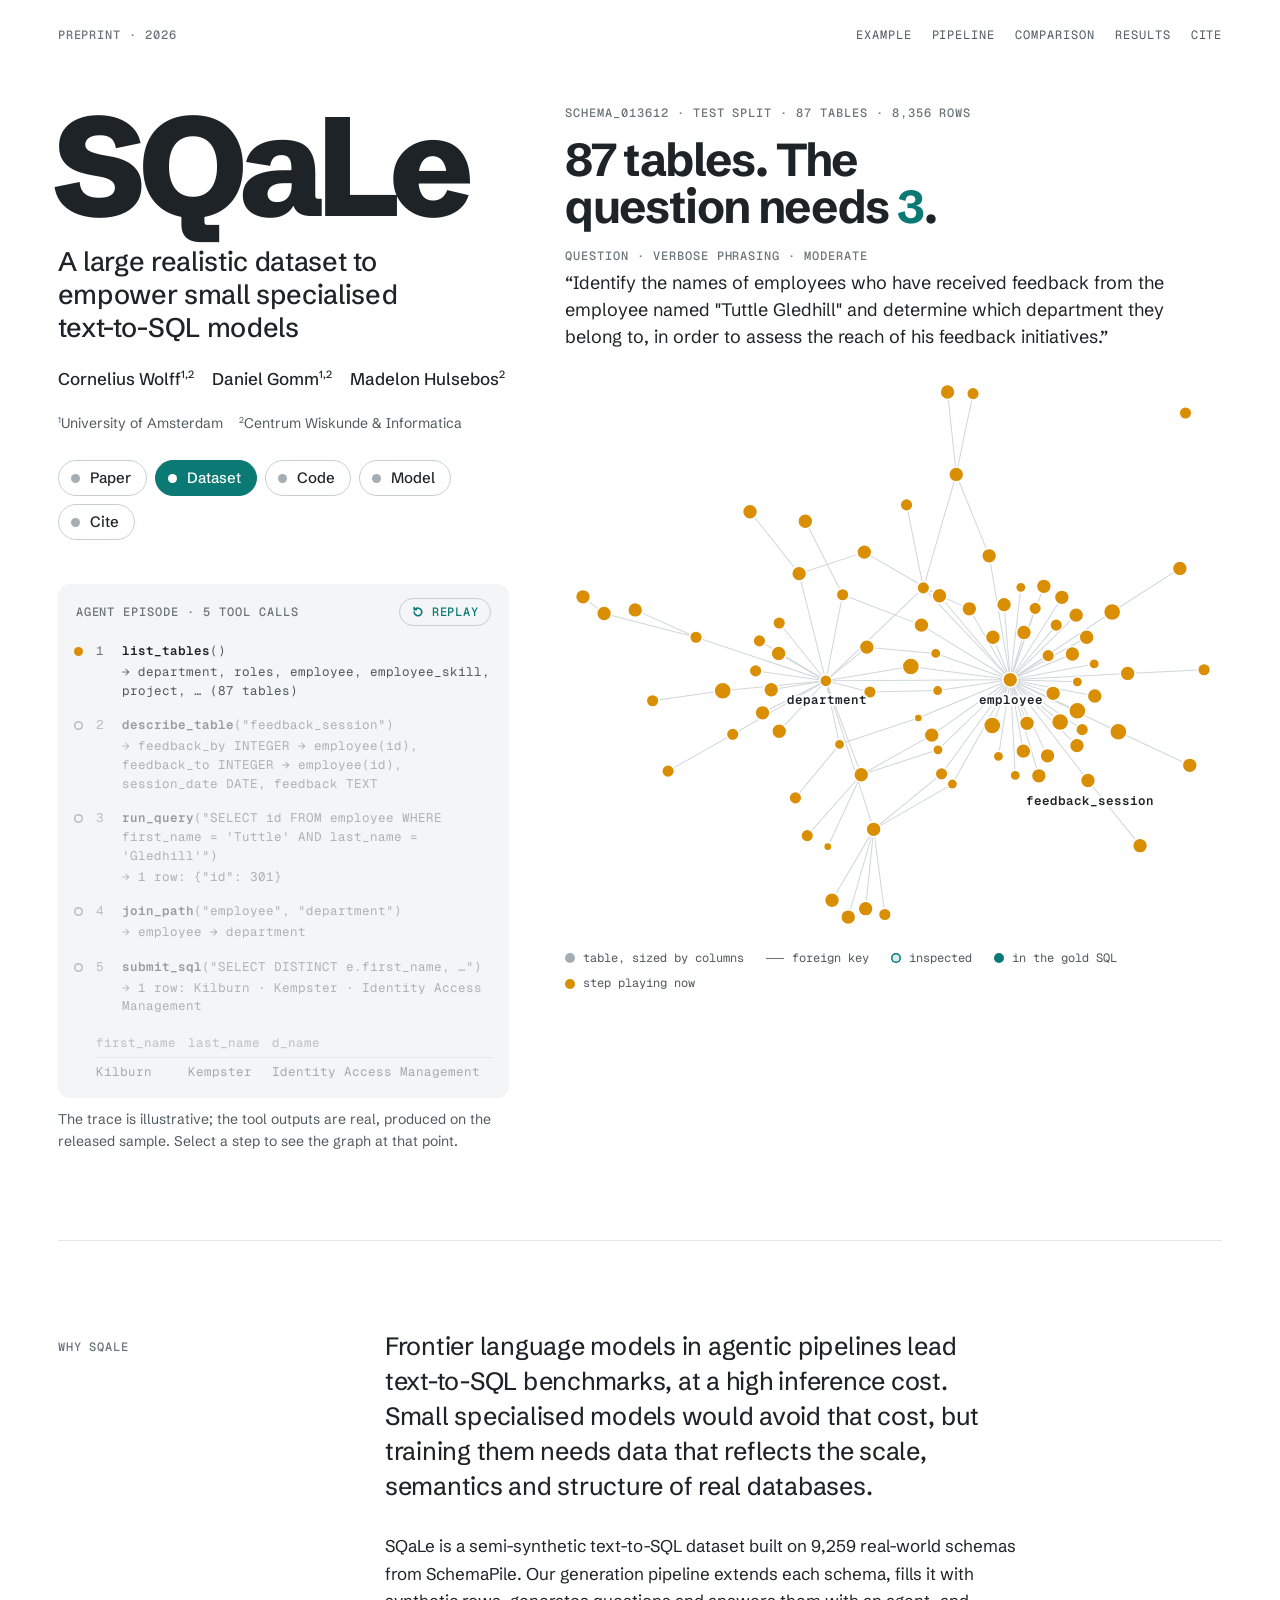
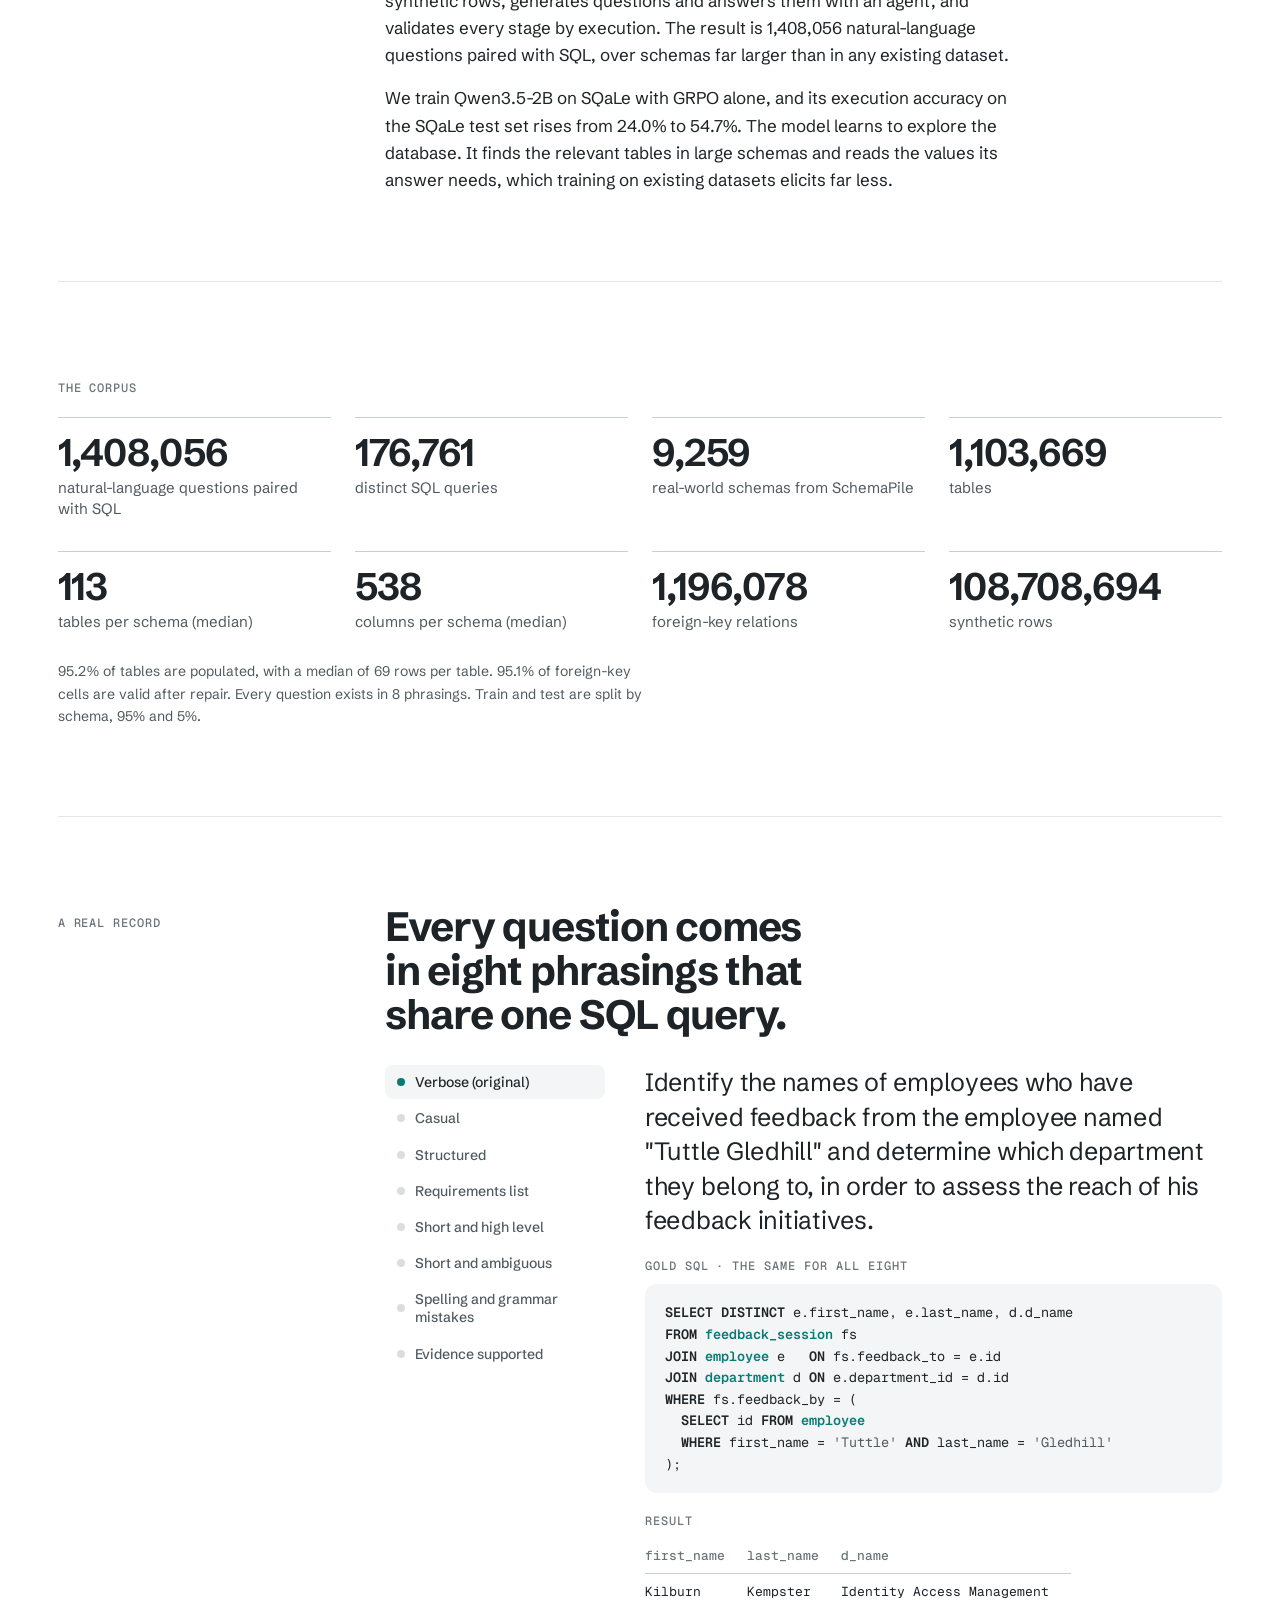
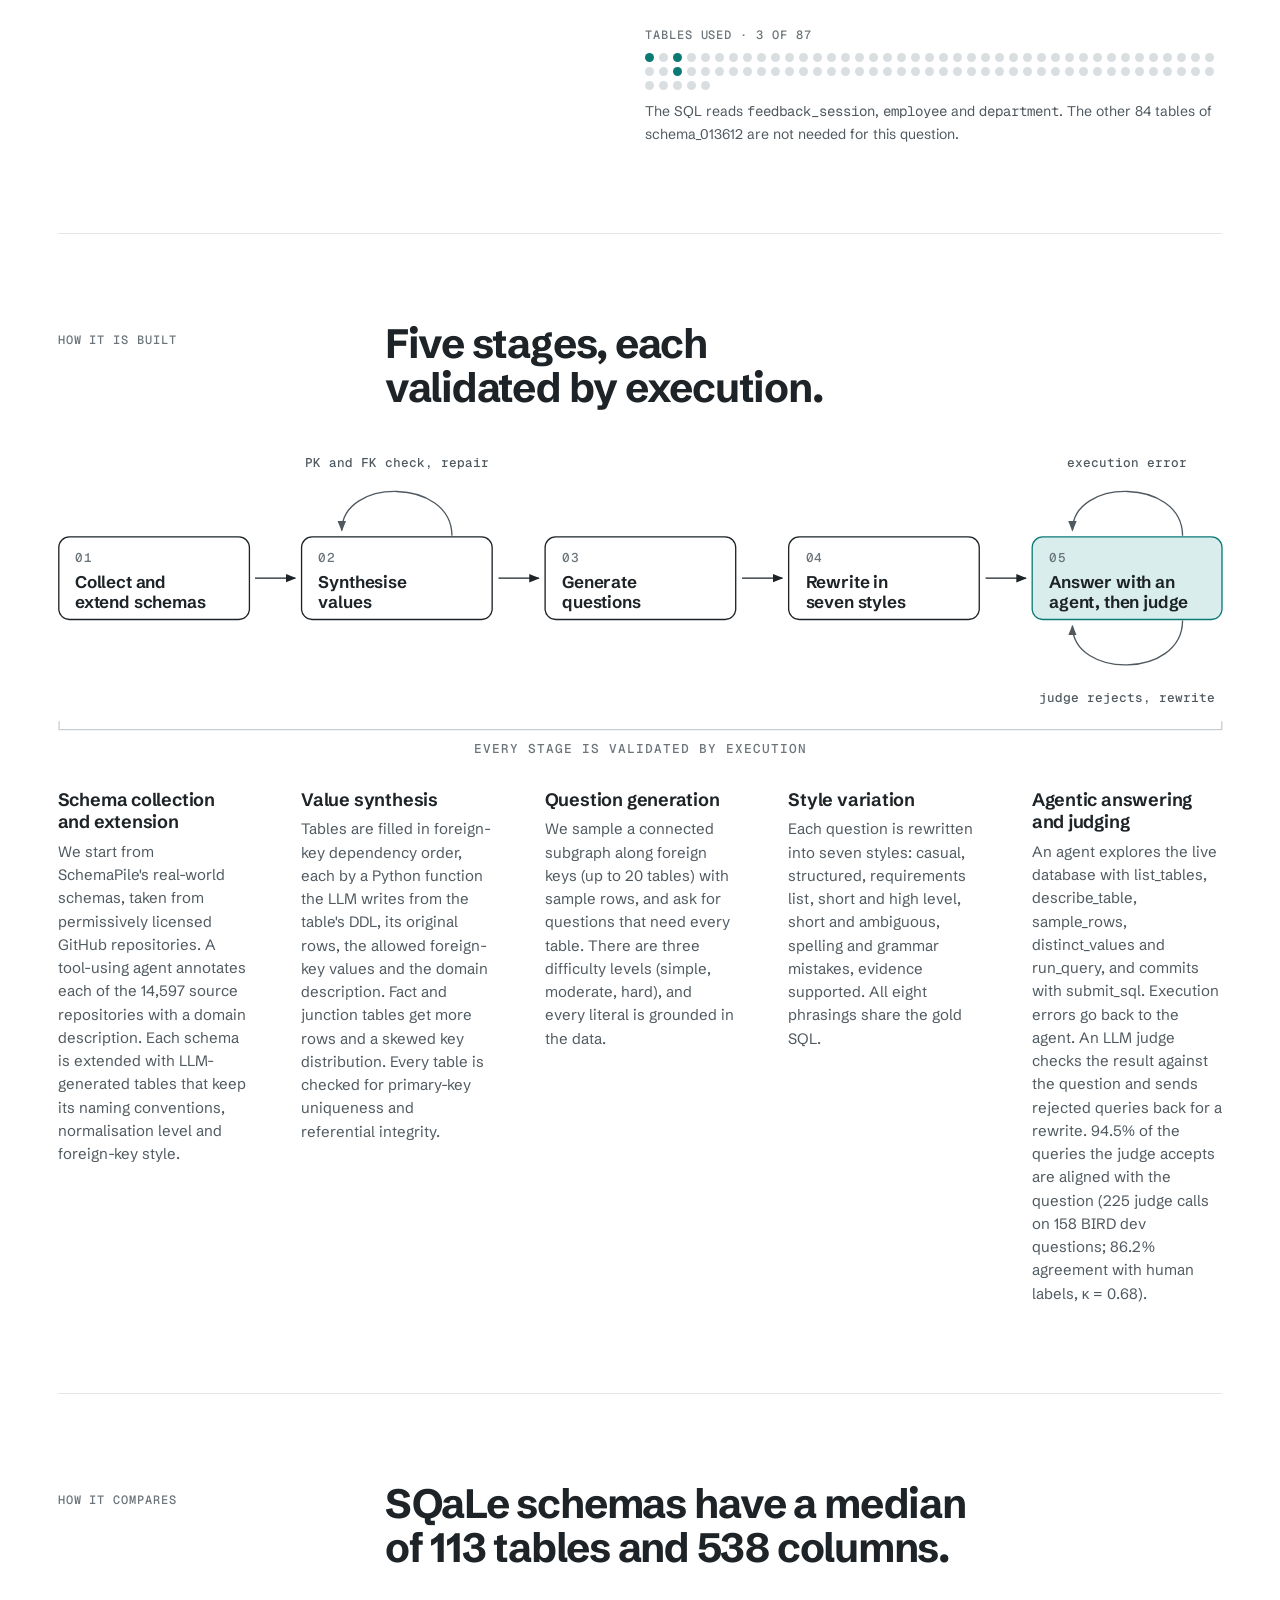
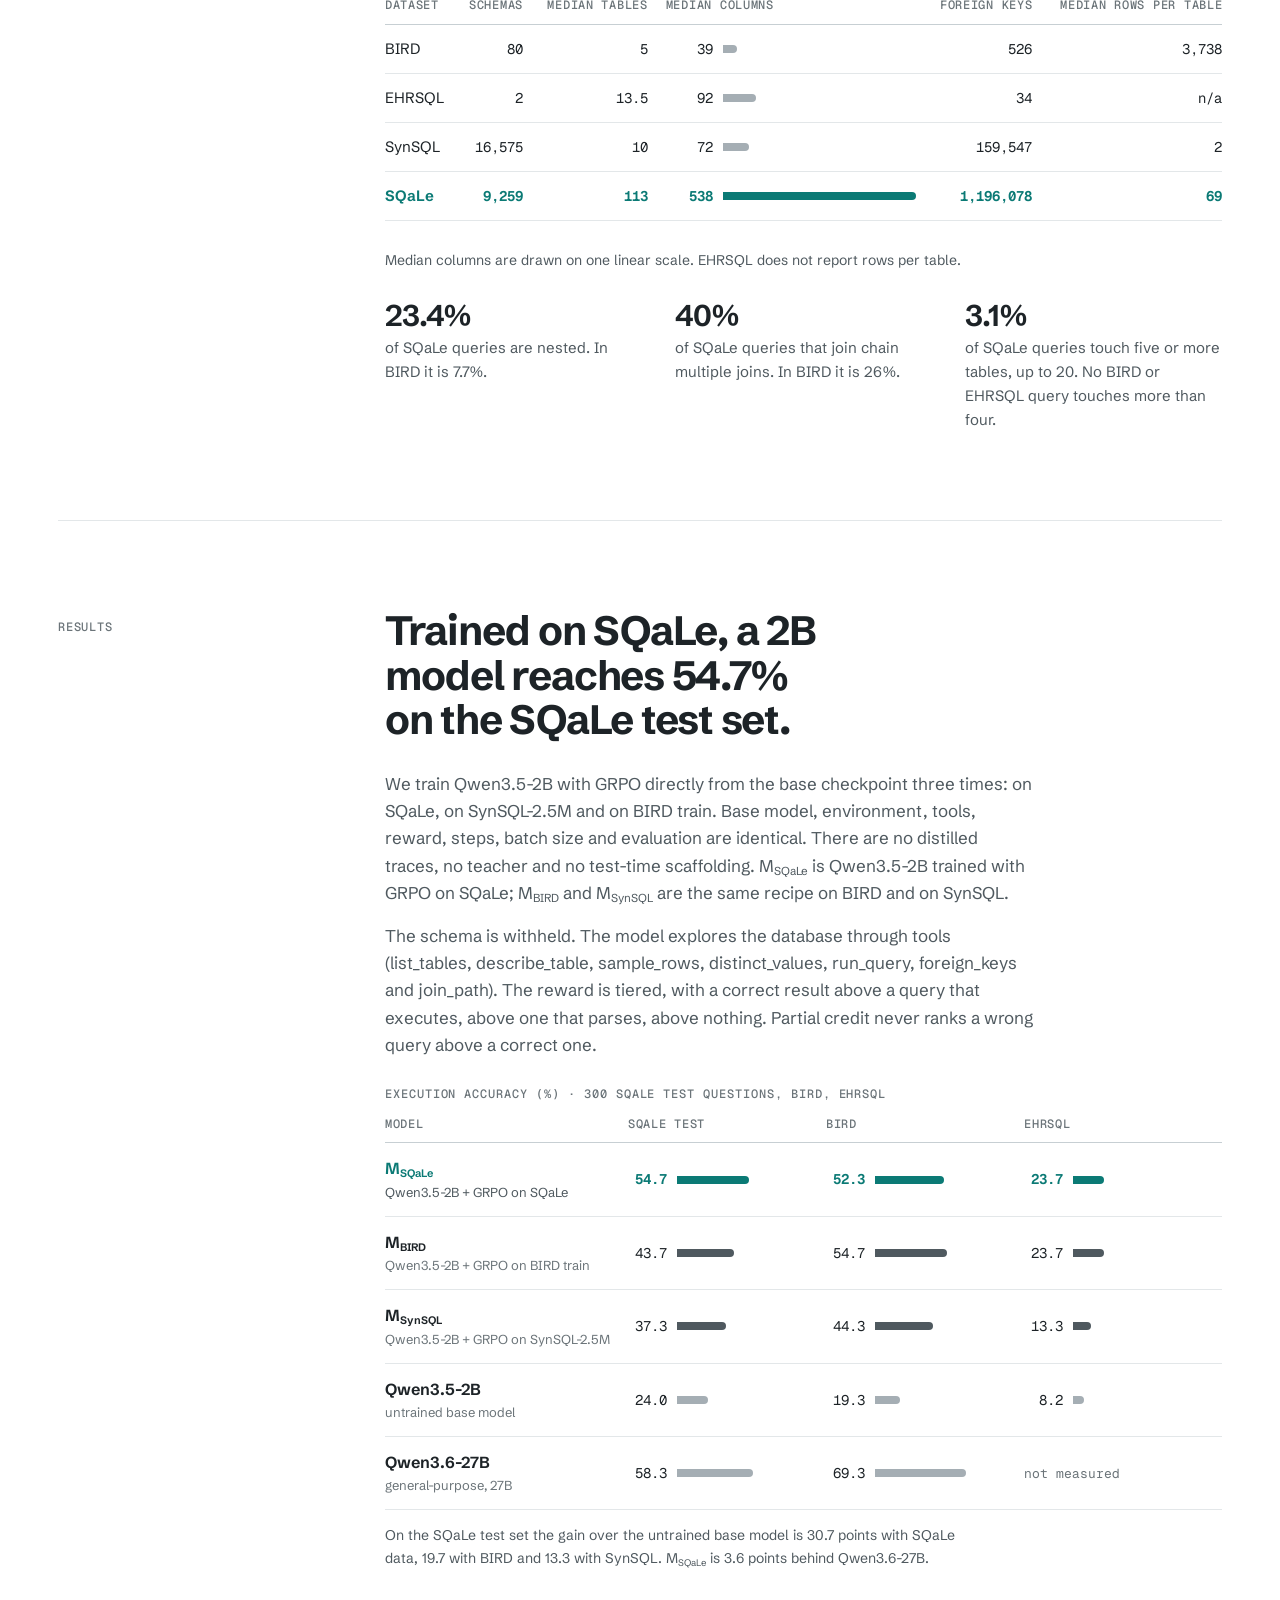
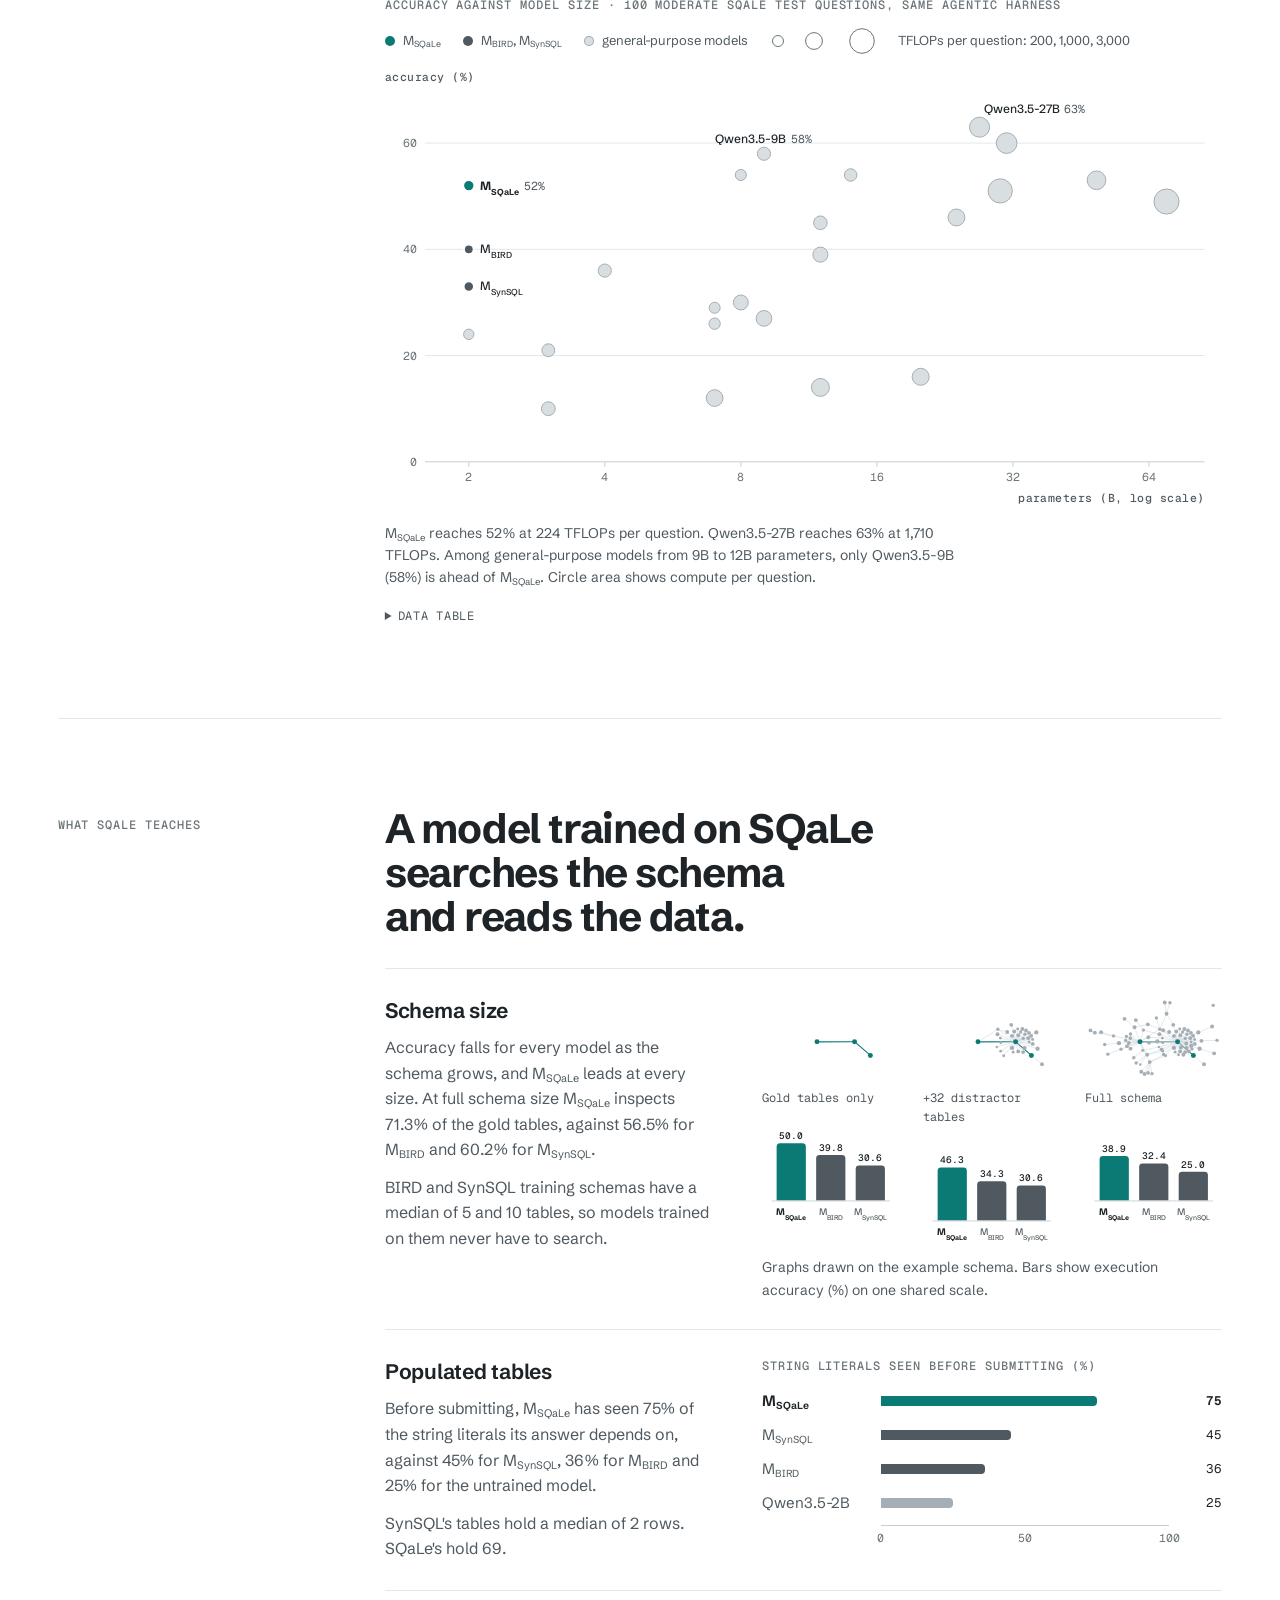
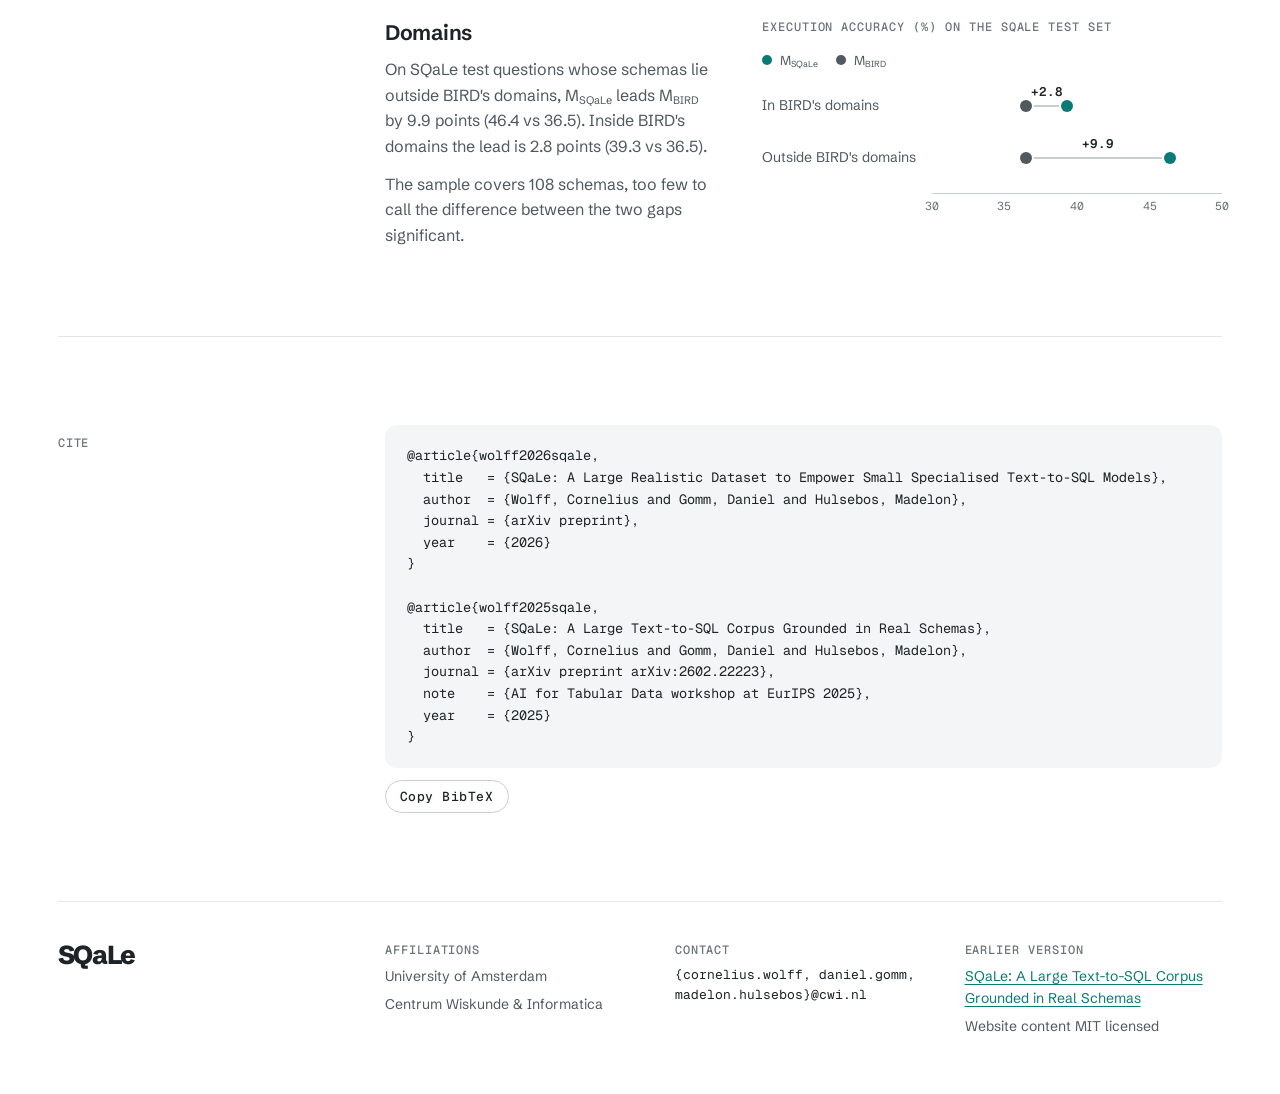
<file: mockup/join-graph.html>
<!doctype html>
<html lang="en">
<head>
<meta charset="utf-8">
<meta name="robots" content="noindex, follow">
<meta name="viewport" content="width=device-width, initial-scale=1, viewport-fit=cover">
<title>SQaLe dataset</title>
<meta name="description" content="SQaLe is a semi-synthetic text-to-SQL dataset of 1,408,056 questions paired with SQL on 9,259 real-world schemas. A 2B model trained on it with GRPO learns to explore large databases.">
<link rel="preconnect" href="https://fonts.googleapis.com">
<link rel="preconnect" href="https://fonts.gstatic.com" crossorigin>
<link rel="stylesheet" href="https://fonts.googleapis.com/css2?family=Geist+Mono:wght@400;500;600&family=Schibsted+Grotesk:ital,wght@0,400..900;1,400..700&display=swap">
<style>
/*
  Design plan · "Join Graph"
  Layout: the hero is the thesis drawn, a real 87-table foreign-key graph with an agent trace beside it;
  the rest is an airy two-rail grid (mono labels left, grotesque content right) with hairline rules.
  Colour (5 + 1): --bg white · --fg graphite · --node / --edge cool grey · --accent deep teal
  (explored path, M_SQaLe, links) · --amber only for the step that is playing right now.
  Dark: blue-green-grey ground (not black), light grey nodes, teal lifted to stay legible.
  Type: Schibsted Grotesk for display and body (400 to 800, tight tracking on the title);
  Geist Mono for code, the trace, labels and ticks.
*/
:root {
  --bg: #ffffff;
  --bg-2: #f3f5f6;
  --fg: #1d2327;
  --fg-2: #4f595f;
  --fg-3: #6b7479;
  --rule: #e3e7e9;
  --rule-strong: #c7cfd3;
  --node: #a5aeb4;
  --node-soft: #d9dee1;
  --edge: #d0d6da;
  --accent: #0b7a75;
  --accent-ink: #ffffff;
  --accent-soft: #d9eeec;
  --amber: #d98e04;
  --tip-bg: #1d2327;
  --tip-fg: #ffffff;
  --sans: "Schibsted Grotesk", "Helvetica Neue", Helvetica, Arial, system-ui, sans-serif;
  --mono: "Geist Mono", ui-monospace, "SF Mono", Menlo, Consolas, monospace;
  color-scheme: light;
}
@media (prefers-color-scheme: dark) {
  :root:not([data-theme="light"]) {
    --bg: #0d1517;
    --bg-2: #142023;
    --fg: #dce3e4;
    --fg-2: #a7b3b5;
    --fg-3: #8d9a9c;
    --rule: #203034;
    --rule-strong: #34474c;
    --node: #9aa7aa;
    --node-soft: #33454a;
    --edge: #36494d;
    --accent: #3cc6bc;
    --accent-ink: #062422;
    --accent-soft: #123a37;
    --amber: #f2a93b;
    --tip-bg: #dce3e4;
    --tip-fg: #0d1517;
    color-scheme: dark;
  }
}
:root[data-theme="dark"] {
  --bg: #0d1517;
  --bg-2: #142023;
  --fg: #dce3e4;
  --fg-2: #a7b3b5;
  --fg-3: #8d9a9c;
  --rule: #203034;
  --rule-strong: #34474c;
  --node: #9aa7aa;
  --node-soft: #33454a;
  --edge: #36494d;
  --accent: #3cc6bc;
  --accent-ink: #062422;
  --accent-soft: #123a37;
  --amber: #f2a93b;
  --tip-bg: #dce3e4;
  --tip-fg: #0d1517;
  color-scheme: dark;
}

*, *::before, *::after { box-sizing: border-box; }
html { -webkit-text-size-adjust: 100%; scroll-behavior: smooth; }
body {
  margin: 0;
  background: var(--bg);
  color: var(--fg);
  font-family: var(--sans);
  font-size: 17px;
  line-height: 1.6;
  padding-inline: max(16px, min(4.5vw, 64px));
  -webkit-font-smoothing: antialiased;
  overflow-x: hidden;
}
.page { max-width: 1280px; margin-inline: auto; }
a { color: var(--accent); text-decoration-thickness: 1px; text-underline-offset: 3px; }
a:hover { text-decoration-thickness: 2px; }
:focus-visible { outline: 2px solid var(--accent); outline-offset: 3px; border-radius: 4px; }
sub { font-size: .68em; line-height: 0; vertical-align: -.28em; letter-spacing: 0; }
sup { font-size: .62em; line-height: 0; vertical-align: .62em; }
code, pre, kbd { font-family: var(--mono); }
p { margin: 0; }
h1, h2, h3 { margin: 0; text-wrap: balance; }

.label {
  font-family: var(--mono);
  font-size: 12px;
  font-weight: 500;
  line-height: 1.4;
  letter-spacing: .08em;
  text-transform: uppercase;
  color: var(--fg-3);
}
.num { font-variant-numeric: tabular-nums; }

/* ---------- top bar ---------- */
.top {
  display: flex; flex-wrap: wrap; align-items: center; justify-content: space-between;
  gap: 8px 24px;
  padding-block: 22px 0;
}
.top nav { display: flex; flex-wrap: wrap; gap: 4px 20px; }
.top nav a {
  font-family: var(--mono); font-size: 12px; letter-spacing: .08em; text-transform: uppercase;
  color: var(--fg-2); text-decoration: none; padding-block: 4px;
}
.top nav a:hover { color: var(--accent); }

/* ---------- hero ---------- */
.hero {
  display: grid;
  grid-template-columns: minmax(0, 1fr);
  grid-template-areas: "id" "fig" "log";
  gap: 40px;
  padding-block: 40px 72px;
}
@media (min-width: 1080px) {
  .hero {
    grid-template-columns: minmax(0, 11fr) minmax(0, 16fr);
    grid-template-rows: auto 1fr;
    grid-template-areas: "id fig" "log fig";
    column-gap: 56px;
    row-gap: 44px;
    padding-block: 56px 88px;
  }
}
.id { grid-area: id; display: flex; flex-direction: column; gap: 20px; min-width: 0; }
.title {
  font-size: clamp(76px, 11vw, 144px);
  font-weight: 800;
  line-height: .86;
  letter-spacing: -.058em;
  margin-left: -.04em;
}
.subtitle {
  font-size: clamp(21px, 2.1vw, 27px);
  font-weight: 500;
  line-height: 1.22;
  letter-spacing: -.012em;
  max-width: 24ch;
  text-wrap: balance;
}
.authors { font-size: 17px; font-weight: 500; display: flex; flex-wrap: wrap; gap: 2px 18px; }
.affs { font-size: 14px; color: var(--fg-2); display: flex; flex-wrap: wrap; gap: 2px 16px; }
.links { display: flex; flex-wrap: wrap; gap: 8px; padding-top: 6px; }
.btn {
  display: inline-flex; align-items: center; gap: 10px;
  padding: 8px 15px 8px 12px;
  border: 1px solid var(--rule-strong);
  border-radius: 999px;
  font: 500 15px/1.2 var(--sans);
  color: var(--fg);
  background: var(--bg);
  text-decoration: none;
  transition: border-color .15s, color .15s;
}
.btn .pip { width: 9px; height: 9px; border-radius: 50%; background: var(--node); transition: background .15s; flex: none; }
.btn:hover { border-color: var(--accent); color: var(--accent); }
.btn:hover .pip { background: var(--accent); }
.btn.primary { background: var(--accent); border-color: var(--accent); color: var(--accent-ink); }
.btn.primary .pip { background: var(--accent-ink); }
.btn.primary:hover { color: var(--accent-ink); }

.episode { grid-area: fig; margin: 0; min-width: 0; display: flex; flex-direction: column; gap: 14px; }
.ep-title {
  font-size: clamp(30px, 3.6vw, 48px);
  font-weight: 700;
  line-height: 1.02;
  letter-spacing: -.035em;
  text-wrap: balance;
}
.ep-title em { font-style: normal; color: var(--accent); }
.question {
  margin: 4px 0 0;
  font-size: 18px; line-height: 1.5;
  color: var(--fg);
  max-width: 62ch;
  display: grid; grid-template-columns: auto minmax(0, 1fr); gap: 4px 12px;
}
.question .label { grid-column: 1 / -1; }
.question q { quotes: "\201C" "\201D"; }
.graph-wrap { position: relative; width: 100%; margin-top: 6px; }
.graph-wrap svg { display: block; width: 100%; height: auto; overflow: visible; }
.legend {
  display: flex; flex-wrap: wrap; gap: 6px 22px;
  font-family: var(--mono); font-size: 12px; color: var(--fg-2);
}
.legend > span { display: inline-flex; align-items: center; gap: 8px; }
.sw { width: 10px; height: 10px; border-radius: 50%; flex: none; background: var(--node); }
.sw.teal { background: var(--accent); }
.sw.amber { background: var(--amber); }
.sw.line { width: 18px; height: 0; border-radius: 0; border-top: 1px solid var(--fg-3); background: none; }
.sw.ring { background: var(--accent-soft); box-shadow: inset 0 0 0 1.5px var(--accent); }

/* graph marks */
.g-edge { stroke: var(--edge); stroke-width: 1; fill: none; }
.g-over { stroke: transparent; stroke-width: 3; fill: none; stroke-linecap: round; transition: stroke .3s, stroke-width .3s; }
.g-over.is-active { stroke: var(--amber); stroke-width: 3; }
.g-over.is-seen { stroke: var(--accent); stroke-width: 1.75; }
.g-over.is-lit { stroke: var(--accent); stroke-width: 3.5; }
.g-node { cursor: default; outline: none; }
.g-node .dot { fill: var(--node); stroke: var(--bg); stroke-width: 1.5; transition: fill .3s, stroke .3s; }
.g-node .hit { fill: transparent; stroke: none; }
.g-node .halo { fill: var(--accent); opacity: 0; transition: opacity .3s, fill .3s; }
.g-node.is-lit .halo { opacity: .2; }
.g-node.is-active .halo { fill: var(--amber); opacity: .22; }
.g-node .ring { fill: none; stroke: var(--fg); stroke-width: 2; opacity: 0; }
.g-node:focus-visible .ring, .g-node.is-hover .ring { opacity: 1; }
.g-node.is-seen .dot { fill: var(--accent-soft); stroke: var(--accent); stroke-width: 2; }
.g-node.is-lit .dot { fill: var(--accent); stroke: var(--bg); stroke-width: 2; }
.g-node.is-active .dot { fill: var(--amber); stroke: var(--bg); stroke-width: 2; }
.graph.listing .g-node .dot { fill: var(--amber); }
.graph.sweep .g-node .dot { transition-delay: var(--d, 0s); }
.g-label {
  font-family: var(--mono); font-size: 12.5px; font-weight: 600;
  fill: var(--fg); stroke: var(--bg); stroke-width: 4px; stroke-linejoin: round; paint-order: stroke;
  pointer-events: none;
}
.g-tip rect { fill: var(--tip-bg); }
.g-tip text { fill: var(--tip-fg); font-family: var(--mono); font-size: 12px; }
.g-tip { pointer-events: none; }

/* trace */
.log { grid-area: log; min-width: 0; display: flex; flex-direction: column; gap: 10px; }
.trace {
  background: var(--bg-2);
  border-radius: 12px;
  padding: 14px 6px 8px;
  font-family: var(--mono);
  font-size: 12.5px;
  line-height: 1.5;
  font-variant-numeric: tabular-nums;
}
.trace-head { display: flex; align-items: center; justify-content: space-between; gap: 12px; padding: 0 12px 8px; }
.replay {
  display: inline-flex; align-items: center; gap: 8px;
  font: 500 12px/1 var(--mono); letter-spacing: .06em; text-transform: uppercase;
  color: var(--accent); background: transparent;
  border: 1px solid var(--rule-strong); border-radius: 999px;
  padding: 7px 12px; cursor: pointer;
}
.replay:hover { border-color: var(--accent); }
.replay svg { width: 12px; height: 12px; }
.replay path { fill: none; stroke: var(--accent); stroke-width: 1.6; stroke-linecap: round; stroke-linejoin: round; }
.trace ol { list-style: none; margin: 0; padding: 0; display: flex; flex-direction: column; }
.step {
  display: grid; grid-template-columns: 14px 18px minmax(0, 1fr); gap: 2px 8px;
  width: 100%; text-align: left;
  font: inherit; color: var(--fg); background: transparent; border: 0; border-radius: 8px;
  padding: 8px 10px; cursor: pointer;
  transition: opacity .3s;
}
.step:hover { background: var(--bg); }
.step .pip { width: 9px; height: 9px; border-radius: 50%; margin-top: 5px; background: var(--accent); transition: background .3s; }
.step .n { color: var(--fg-3); }
.step .call { overflow-wrap: anywhere; }
.step .call b { font-weight: 600; }
.step .args { color: var(--fg-2); }
.step .out { grid-column: 3; color: var(--fg-2); overflow-wrap: anywhere; }
.step .out::before { content: "\2192\00a0"; color: var(--fg-3); }
.step.pending { opacity: .42; }
.step.pending .pip { background: transparent; box-shadow: inset 0 0 0 1.5px var(--fg-3); }
.step.active .pip { background: var(--amber); }
.result { margin: 6px 10px 6px 32px; transition: opacity .3s; }
.result.pending { opacity: .35; }
.result table { border-collapse: collapse; width: 100%; }
.result th { text-align: left; font-weight: 500; color: var(--fg-3); padding: 4px 12px 4px 0; border-bottom: 1px solid var(--rule-strong); }
.result td { padding: 5px 12px 2px 0; color: var(--fg); overflow-wrap: anywhere; }
.caption { font-size: 14px; color: var(--fg-2); max-width: 60ch; }

/* ---------- sections ---------- */
.section {
  display: grid;
  grid-template-columns: minmax(0, 1fr);
  gap: 20px 48px;
  padding-block: 64px;
  border-top: 1px solid var(--rule);
}
@media (min-width: 960px) {
  .section { grid-template-columns: minmax(0, 3fr) minmax(0, 9fr); padding-block: 88px; }
  .section > .label { padding-top: 10px; }
}
.body { min-width: 0; display: flex; flex-direction: column; gap: 28px; }
h2 {
  font-size: clamp(28px, 3.2vw, 42px);
  font-weight: 700;
  line-height: 1.08;
  letter-spacing: -.03em;
  max-width: 24ch;
}
h3 { font-size: 21px; font-weight: 650; letter-spacing: -.012em; line-height: 1.25; }
.prose { max-width: 65ch; display: flex; flex-direction: column; gap: 16px; color: var(--fg); }
.prose.muted { color: var(--fg-2); }
.lead { font-size: clamp(21px, 2vw, 25px); line-height: 1.4; letter-spacing: -.01em; font-weight: 450; max-width: 40ch; }
.note { font-size: 14px; color: var(--fg-2); max-width: 65ch; }
.scroll { overflow-x: auto; -webkit-overflow-scrolling: touch; max-width: 100%; }

/* key numbers */
.stats {
  display: grid;
  grid-template-columns: minmax(0, 1fr);
  gap: 32px 32px;
}
@media (min-width: 460px) { .stats { grid-template-columns: repeat(2, minmax(0, 1fr)); gap: 32px 24px; } }
@media (min-width: 1100px) { .stats { grid-template-columns: repeat(4, minmax(0, 1fr)); } }
.stat { display: flex; flex-direction: column; gap: 6px; min-width: 0; border-top: 1px solid var(--rule-strong); padding-top: 14px; }
.stat b { font-size: clamp(26px, 3vw, 42px); font-weight: 650; letter-spacing: -.03em; line-height: 1.05; }
.stat span { font-size: 15px; color: var(--fg-2); line-height: 1.35; }
.stat.hl b { color: var(--accent); }

/* example */
.example { display: grid; grid-template-columns: minmax(0, 1fr); gap: 28px; }
@media (min-width: 760px) { .example { grid-template-columns: 220px minmax(0, 1fr); gap: 40px; } }
.tabs { display: flex; flex-direction: column; gap: 2px; min-width: 0; }
@media (max-width: 759px) { .tabs { flex-direction: row; flex-wrap: wrap; gap: 6px; } }
.tab {
  font: 500 14px/1.3 var(--sans); text-align: left; color: var(--fg-2);
  background: transparent; border: 0; border-radius: 8px; padding: 8px 12px; cursor: pointer;
  display: flex; align-items: center; gap: 10px;
}
.tab .pip { width: 8px; height: 8px; border-radius: 50%; background: var(--node-soft); flex: none; }
.tab:hover { color: var(--fg); }
.tab[aria-selected="true"] { color: var(--fg); background: var(--bg-2); }
.tab[aria-selected="true"] .pip { background: var(--accent); }
@media (max-width: 759px) { .tab { border: 1px solid var(--rule); } }
.panel { min-width: 0; display: flex; flex-direction: column; gap: 20px; }
.phrasing { font-size: clamp(20px, 2vw, 25px); line-height: 1.38; letter-spacing: -.01em; white-space: pre-line; max-width: 46ch; min-height: 4.2em; }
.code {
  background: var(--bg-2); border-radius: 12px; padding: 18px 20px;
  font-size: 13.5px; line-height: 1.6; margin: 0;
}
.code .k { font-weight: 600; color: var(--fg); }
.code .t { color: var(--accent); font-weight: 600; }
.code .s { color: var(--fg-2); }
.code-wrap { display: flex; flex-direction: column; gap: 10px; min-width: 0; }
.rowtable { border-collapse: collapse; font-family: var(--mono); font-size: 13px; font-variant-numeric: tabular-nums; }
.rowtable th { text-align: left; font-weight: 500; color: var(--fg-3); padding: 6px 22px 6px 0; border-bottom: 1px solid var(--rule-strong); }
.rowtable td { padding: 8px 22px 4px 0; white-space: nowrap; }
.strip { display: flex; flex-direction: column; gap: 10px; }
.dots { display: flex; flex-wrap: wrap; gap: 5px; max-width: 640px; }
.dots i { width: 9px; height: 9px; border-radius: 50%; background: var(--node-soft); }
.dots i.on { background: var(--accent); }

/* pipeline */
.pipe { display: flex; flex-direction: column; gap: 28px; min-width: 0; }
.pipe-svg { display: none; width: 100%; height: auto; overflow: visible; }
.pipe-svg .box { fill: var(--bg); stroke: var(--fg); stroke-width: 1.25; }
.pipe-svg .box.last { fill: var(--accent-soft); stroke: var(--accent); }
.pipe-svg .bn { font: 500 12px var(--mono); fill: var(--fg-3); letter-spacing: .06em; }
.pipe-svg .bt { font: 650 16px var(--sans); fill: var(--fg); letter-spacing: -.01em; }
.pipe-svg .fw { stroke: var(--fg); stroke-width: 1.25; fill: none; }
.pipe-svg .lp { stroke: var(--fg-2); stroke-width: 1.25; fill: none; }
.pipe-svg .lt { font: 500 12px var(--mono); fill: var(--fg-2); }
.pipe-svg .ah { fill: var(--fg); }
.pipe-svg .ah2 { fill: var(--fg-2); }
.pipe-svg .br { stroke: var(--rule-strong); stroke-width: 1.25; fill: none; }
.pipe-svg .brt { font: 500 12px var(--mono); fill: var(--fg-3); letter-spacing: .08em; text-transform: uppercase; }
.stages { list-style: none; margin: 0; padding: 0; display: grid; grid-template-columns: minmax(0, 1fr); gap: 0; }
.stages li { position: relative; padding: 0 0 26px 30px; min-width: 0; display: flex; flex-direction: column; gap: 6px; }
.stages li::before { content: ""; position: absolute; left: 3px; top: 7px; width: 11px; height: 11px; border-radius: 50%; background: var(--bg); box-shadow: inset 0 0 0 1.5px var(--fg); }
.stages li::after { content: ""; position: absolute; left: 8px; top: 22px; bottom: 4px; border-left: 1px solid var(--rule-strong); }
.stages li:last-child::after { display: none; }
.stages li:last-child::before { background: var(--accent); box-shadow: none; }
.stages .sn { font-family: var(--mono); font-size: 12px; color: var(--fg-3); letter-spacing: .06em; }
.stages h3 { font-size: 18px; }
.stages p { font-size: 15px; color: var(--fg-2); line-height: 1.55; }
.loop { font-family: var(--mono); font-size: 12px; color: var(--fg-2); display: inline-flex; gap: 8px; align-items: center; }
.loop svg { width: 14px; height: 14px; flex: none; }
.loop path { fill: none; stroke: var(--fg-2); stroke-width: 1.5; stroke-linecap: round; stroke-linejoin: round; }
.exec-note { font-family: var(--mono); font-size: 12px; color: var(--fg-3); letter-spacing: .08em; text-transform: uppercase; }
@media (min-width: 900px) {
  .pipe-svg { display: block; }
  .stages { grid-template-columns: repeat(5, minmax(0, 1fr)); column-gap: 4.545%; }
  .stages li { padding: 0; }
  .stages li::before, .stages li::after, .stages .loop, .stages .sn, .exec-note { display: none; }
}
.section.wide { grid-template-columns: minmax(0, 1fr); }
.section.wide .head { display: grid; grid-template-columns: minmax(0, 1fr); gap: 20px 48px; }
@media (min-width: 960px) { .section.wide .head { grid-template-columns: minmax(0, 3fr) minmax(0, 9fr); } .section.wide .head > .label { padding-top: 10px; } }

/* tables */
.dtable { border-collapse: collapse; width: 100%; font-variant-numeric: tabular-nums; font-size: 15px; }
.dtable th { font: 500 12px/1.3 var(--mono); letter-spacing: .06em; text-transform: uppercase; color: var(--fg-3); text-align: right; padding: 0 0 10px 18px; vertical-align: bottom; border-bottom: 1px solid var(--rule-strong); white-space: nowrap; }
.dtable th:first-child, .dtable td:first-child { text-align: left; padding-left: 0; }
.dtable td { text-align: right; padding: 12px 0 12px 18px; border-bottom: 1px solid var(--rule); white-space: nowrap; font-family: var(--mono); font-size: 14px; }
.dtable td:first-child { font-family: var(--sans); font-size: 15px; font-variant-numeric: normal; }
.dtable tr.ours td { color: var(--accent); font-weight: 650; }
.dtable td.barcell { width: 32%; min-width: 180px; }
.hbar { display: grid; grid-template-columns: 3.4em minmax(0, 1fr); align-items: center; gap: 10px; }
.hbar .v { text-align: right; }
.hbar .track { height: 8px; position: relative; }
.hbar .fill { position: absolute; left: 0; top: 0; bottom: 0; border-radius: 0 4px 4px 0; background: var(--node); }
.ours .hbar .fill, .hbar .fill.ours { background: var(--accent); }
.hbar .fill.trained { background: var(--fg-2); }
.hbar .fill.base { background: var(--node); }
.qfacts { display: grid; grid-template-columns: repeat(auto-fit, minmax(220px, 1fr)); gap: 24px 32px; max-width: 900px; }
.qfacts p { font-size: 15px; color: var(--fg-2); }
.qfacts b { display: block; font-size: 30px; font-weight: 650; letter-spacing: -.03em; color: var(--fg); line-height: 1.1; margin-bottom: 4px; }

/* results */
.matrix th, .matrix td { text-align: left; }
.matrix td { padding: 13px 18px 13px 0; }
.matrix th { padding: 0 18px 10px 0; text-align: left; }
.matrix td:first-child { width: 1%; }
.matrix .mname { font-weight: 650; font-size: 16px; }
.matrix .mdesc { display: block; font-size: 13px; color: var(--fg-3); font-weight: 400; }
.matrix tr.ours .mdesc { color: var(--fg-2); }
.matrix .cell { display: grid; grid-template-columns: 2.8em minmax(70px, 1fr); align-items: center; gap: 10px; min-width: 150px; }
.matrix .cell .v { text-align: right; }
.matrix .na { color: var(--fg-3); font-size: 13px; font-family: var(--mono); }
.matrix tr.ref td { border-top: 1px solid var(--rule-strong); }
.chart-block { display: flex; flex-direction: column; gap: 14px; min-width: 0; }
.chart-legend { display: flex; flex-wrap: wrap; gap: 8px 22px; font-size: 13px; color: var(--fg-2); align-items: center; }
.chart-legend > span { display: inline-flex; align-items: center; gap: 8px; }
.chart-legend .sw.g2 { background: var(--fg-2); }
.chart-legend .sw.g3 { background: var(--node-soft); box-shadow: inset 0 0 0 1px var(--node); }
.chart-legend .sizes svg { height: 26px; width: 120px; }
.chart-legend .sizes circle { fill: none; stroke: var(--fg-3); stroke-width: 1; }
.chart-legend .sizes text { font: 11px var(--mono); fill: var(--fg-3); }
.chart { position: relative; width: 100%; }
.chart svg { display: block; width: 100%; height: auto; overflow: visible; }
.ax line { stroke: var(--rule); }
.ax .base { stroke: var(--rule-strong); }
.ax text { font: 11.5px var(--mono); fill: var(--fg-3); font-variant-numeric: tabular-nums; }
.ax .title { font: 500 11.5px var(--mono); fill: var(--fg-2); letter-spacing: .04em; }
.pt { stroke: var(--bg); stroke-width: 1.75; }
.pt.ours { fill: var(--accent); }
.pt.trained { fill: var(--fg-2); }
.pt.base { fill: var(--node-soft); stroke: var(--node); stroke-width: 1; }
.pt.hover { stroke: var(--fg); stroke-width: 2; }
.plbl { font: 500 12px var(--sans); fill: var(--fg); }
.plbl.ours { font-weight: 700; }
.plbl .pv { fill: var(--fg-2); font-weight: 400; font-family: var(--mono); font-size: 11.5px; }
.hit { fill: transparent; cursor: crosshair; }
.tooltip {
  position: absolute; pointer-events: none; z-index: 2;
  background: var(--tip-bg); color: var(--tip-fg);
  font: 12px/1.45 var(--mono); padding: 7px 10px; border-radius: 6px;
  white-space: nowrap; transform: translate(-50%, calc(-100% - 12px));
  opacity: 0; transition: opacity .12s;
  font-variant-numeric: tabular-nums;
}
.tooltip.on { opacity: 1; }
details.data { font-size: 14px; color: var(--fg-2); }
details.data summary { cursor: pointer; font-family: var(--mono); font-size: 12px; letter-spacing: .06em; text-transform: uppercase; color: var(--fg-2); padding-block: 4px; }
details.data .dtable { font-size: 13px; margin-top: 10px; }
details.data .dtable td { padding: 6px 0 6px 18px; }
.two { display: grid; grid-template-columns: minmax(0, 1fr); gap: 56px; }

/* findings */
.finding { display: grid; grid-template-columns: minmax(0, 1fr); gap: 24px 48px; padding-top: 28px; border-top: 1px solid var(--rule); }
.finding:first-child { border-top: 0; padding-top: 0; }
@media (min-width: 1000px) { .finding { grid-template-columns: minmax(0, 5fr) minmax(0, 7fr); } }
.finding .prose { gap: 12px; }
.finding .prose p { font-size: 16px; color: var(--fg-2); }
.glyphs { display: grid; grid-template-columns: repeat(3, minmax(0, 1fr)); gap: 24px; }
@media (max-width: 560px) { .glyphs { grid-template-columns: minmax(0, 1fr); gap: 22px; } }
.glyph { display: flex; flex-direction: column; gap: 10px; min-width: 0; }
@media (max-width: 560px) { .glyph { display: grid; grid-template-columns: minmax(0, 1fr) minmax(0, 1fr); gap: 6px 16px; align-items: end; } .glyph .gl { grid-column: 1 / -1; order: -1; } }
.glyph svg { width: 100%; max-width: 200px; height: auto; display: block; }
.glyph .gl { font-family: var(--mono); font-size: 12px; color: var(--fg-2); }
.glyph .e { stroke: var(--edge); stroke-width: .8; }
.glyph .e.gold { stroke: var(--accent); stroke-width: 1.6; }
.glyph .n { fill: var(--node); }
.glyph .n.gold { fill: var(--accent); }
.glyph svg.bars { max-width: 180px; }
.bars .b { fill: var(--fg-2); }
.bars .b.ours { fill: var(--accent); }
.bars .base { stroke: var(--rule-strong); stroke-width: 1; }
.bars .bv { font: 500 11px var(--mono); fill: var(--fg); text-anchor: middle; }
.bars .bl { font: 500 11px var(--sans); fill: var(--fg-2); text-anchor: middle; }
.bars .bl.ours { fill: var(--fg); font-weight: 700; }
.mini { display: flex; flex-direction: column; gap: 6px; font-size: 13px; }
.mini .v { font-variant-numeric: tabular-nums; }
.mini .row { display: grid; grid-template-columns: 5.6em minmax(0, 1fr) 2.6em; gap: 8px; align-items: center; }
.mini .row .v { text-align: right; font-family: var(--mono); font-size: 12.5px; }
.mini .row.ours { color: var(--accent); font-weight: 650; }
.mini .row.ours .v { color: var(--fg); }
.mini .nm { color: var(--fg-2); white-space: nowrap; }
.mini .row.ours .nm { color: var(--fg); }
.mini .track { height: 7px; position: relative; }
.mini .fill { position: absolute; inset: 0 auto 0 0; border-radius: 0 4px 4px 0; background: var(--node); }
.mini .row.ours .fill { background: var(--accent); }
.mini .row.trained .fill { background: var(--fg-2); }
.mini.big { font-size: 15px; gap: 10px; max-width: 560px; }
.mini.big .row { grid-template-columns: 7.4em minmax(0, 1fr) 3em; }
.mini.big .track { height: 10px; }
.dumb { display: flex; flex-direction: column; gap: 18px; max-width: 600px; }
.drow { display: grid; grid-template-columns: minmax(0, 11em) minmax(0, 1fr); gap: 6px 16px; align-items: center; font-size: 14px; }
@media (max-width: 520px) { .drow { grid-template-columns: minmax(0, 1fr); } }
.drow .dl { color: var(--fg-2); }
.dtrack { position: relative; height: 34px; }
.dtrack .ln { position: absolute; top: 16px; height: 2px; background: var(--rule-strong); }
.dtrack .d { position: absolute; top: 11px; width: 12px; height: 12px; border-radius: 50%; transform: translateX(-50%); box-shadow: 0 0 0 2px var(--bg); }
.dtrack .d.b { background: var(--fg-2); }
.dtrack .d.s { background: var(--accent); }
.dtrack .gap { position: absolute; top: -6px; transform: translateX(-50%); font: 600 12.5px var(--mono); color: var(--fg); white-space: nowrap; }
.daxis { position: relative; height: 18px; font: 11.5px var(--mono); color: var(--fg-3); border-top: 1px solid var(--rule-strong); }
.daxis span { position: absolute; top: 4px; transform: translateX(-50%); }
.dkey { display: flex; gap: 18px; font-size: 13px; color: var(--fg-2); flex-wrap: wrap; }
.dkey > span { display: inline-flex; gap: 8px; align-items: center; }
.dkey .sw.g2 { background: var(--fg-2); }

/* cite */
.bib { position: relative; display: flex; flex-direction: column; gap: 12px; }
.bib pre { margin: 0; background: var(--bg-2); border-radius: 12px; padding: 20px 22px; font-size: 13.5px; line-height: 1.6; color: var(--fg); }
.copy {
  align-self: flex-start;
  display: inline-flex; align-items: center; gap: 8px;
  font: 500 13px/1 var(--mono); letter-spacing: .04em;
  color: var(--fg); background: var(--bg); border: 1px solid var(--rule-strong); border-radius: 999px;
  padding: 9px 14px; cursor: pointer;
}
.copy:hover { border-color: var(--accent); color: var(--accent); }
.copy.done { border-color: var(--accent); color: var(--accent); }

/* footer */
footer {
  border-top: 1px solid var(--rule);
  padding-block: 40px 56px;
  display: grid; grid-template-columns: minmax(0, 1fr); gap: 24px 48px;
  font-size: 14px; color: var(--fg-2);
}
@media (min-width: 960px) { footer { grid-template-columns: minmax(0, 3fr) minmax(0, 9fr); } }
footer .fcols { display: grid; grid-template-columns: repeat(auto-fit, minmax(220px, 1fr)); gap: 20px 32px; }
footer .fcols div { display: flex; flex-direction: column; gap: 6px; min-width: 0; }
footer .mail { font-family: var(--mono); font-size: 13px; color: var(--fg); user-select: all; overflow-wrap: anywhere; }
.wordmark { font-weight: 800; font-size: 26px; letter-spacing: -.05em; color: var(--fg); line-height: 1; }

@media (prefers-reduced-motion: reduce) {
  html { scroll-behavior: auto; }
  *, *::before, *::after { transition: none !important; animation: none !important; }
  .replay { display: none; }
}
</style>
</head>
<body>
<div class="page">

  <header class="top">
    <span class="label">Preprint · 2026</span>
    <nav aria-label="Sections">
      <a href="#example">Example</a>
      <a href="#pipeline">Pipeline</a>
      <a href="#compare">Comparison</a>
      <a href="#results">Results</a>
      <a href="#cite">Cite</a>
    </nav>
  </header>

  <main>
  <section class="hero" aria-label="SQaLe">
    <div class="id">
      <h1 class="title">SQaLe</h1>
      <p class="subtitle">A large realistic dataset to empower small specialised text-to-SQL models</p>
      <p class="authors">
        <span>Cornelius Wolff<sup>1,2</sup></span>
        <span>Daniel Gomm<sup>1,2</sup></span>
        <span>Madelon Hulsebos<sup>2</sup></span>
      </p>
      <p class="affs">
        <span><sup>1</sup>University of Amsterdam</span>
        <span><sup>2</sup>Centrum Wiskunde &amp; Informatica</span>
      </p>
      <nav class="links" aria-label="Project links">
        <!-- TODO: arXiv URL -->
        <a class="btn" id="lnk-paper" href="#" target="_blank" rel="noopener"><span class="pip"></span>Paper</a>
        <a class="btn primary" id="lnk-dataset" href="https://huggingface.co/datasets/trl-lab/SQaLe-2-text-to-SQL-Queries" target="_blank" rel="noopener"><span class="pip"></span>Dataset</a>
        <a class="btn" id="lnk-code" href="https://github.com/trl-lab/SQaLe_2" target="_blank" rel="noopener"><span class="pip"></span>Code</a>
        <a class="btn" id="lnk-model" href="https://huggingface.co/trl-lab/qwen3.5-2b-grpo-sqale" target="_blank" rel="noopener"><span class="pip"></span>Model</a>
        <a class="btn" href="#cite"><span class="pip"></span>Cite</a>
      </nav>
    </div>

    <figure class="episode" aria-labelledby="ep-title">
      <p class="label" id="ep-kicker">schema_013612 · test split · 87 tables · 8,356 rows</p>
      <p class="ep-title" id="ep-title">87 tables. The question needs <em>3</em>.</p>
      <p class="question"><span class="label" id="q-label">Question · verbose phrasing · moderate</span><q id="hero-q"></q></p>
      <div class="graph-wrap" id="graph"></div>
      <div class="legend" aria-hidden="true">
        <span><i class="sw"></i>table, sized by columns</span>
        <span><i class="sw line"></i>foreign key</span>
        <span><i class="sw ring"></i>inspected</span>
        <span><i class="sw teal"></i>in the gold SQL</span>
        <span><i class="sw amber"></i>step playing now</span>
      </div>
    </figure>

    <div class="log">
      <div class="trace" id="trace">
        <div class="trace-head">
          <span class="label">Agent episode · 5 tool calls</span>
          <button class="replay" id="replay" type="button" aria-label="Replay the episode"><svg viewBox="0 0 12 12" aria-hidden="true"><path d="M2.2 6a3.8 3.8 0 1 0 1.2-2.8M2.2 1.6v2.2h2.2"/></svg>Replay</button>
        </div>
        <ol id="steps"></ol>
        <div class="result" id="result"></div>
      </div>
      <p class="caption">The trace is illustrative; the tool outputs are real, produced on the released sample. Select a step to see the graph at that point.</p>
    </div>
  </section>

  <section class="section" id="why">
    <p class="label">Why SQaLe</p>
    <div class="body">
      <p class="lead">Frontier language models in agentic pipelines lead text-to-SQL benchmarks, at a high inference cost. Small specialised models would avoid that cost, but training them needs data that reflects the scale, semantics and structure of real databases.</p>
      <div class="prose">
        <p>SQaLe is a semi-synthetic text-to-SQL dataset built on 9,259 real-world schemas from SchemaPile. Our generation pipeline extends each schema, fills it with synthetic rows, generates questions and answers them with an agent, and validates every stage by execution. The result is 1,408,056 natural-language questions paired with SQL, over schemas far larger than in any existing dataset.</p>
        <p>We train Qwen3.5-2B on SQaLe with GRPO alone, and its execution accuracy on the SQaLe test set rises from 24.0% to 54.7%. The model learns to explore the database. It finds the relevant tables in large schemas and reads the values its answer needs, which training on existing datasets elicits far less.</p>
      </div>
    </div>
  </section>

  <section class="section wide" id="numbers" aria-labelledby="numbers-h">
    <div class="head"><p class="label" id="numbers-h">The corpus</p></div>
    <div class="body">
      <div class="stats">
        <div class="stat"><b>1,408,056</b><span>natural-language questions paired with SQL</span></div>
        <div class="stat"><b>176,761</b><span>distinct SQL queries</span></div>
        <div class="stat"><b>9,259</b><span>real-world schemas from SchemaPile</span></div>
        <div class="stat"><b>1,103,669</b><span>tables</span></div>
        <div class="stat"><b>113</b><span>tables per schema (median)</span></div>
        <div class="stat"><b>538</b><span>columns per schema (median)</span></div>
        <div class="stat"><b>1,196,078</b><span>foreign-key relations</span></div>
        <div class="stat"><b>108,708,694</b><span>synthetic rows</span></div>
      </div>
      <p class="note">95.2% of tables are populated, with a median of 69 rows per table. 95.1% of foreign-key cells are valid after repair. Every question exists in 8 phrasings. Train and test are split by schema, 95% and 5%.</p>
    </div>
  </section>

  <section class="section" id="example" aria-labelledby="example-h">
    <p class="label">A real record</p>
    <div class="body">
      <h2 id="example-h">Every question comes in eight phrasings that share one SQL query.</h2>
      <div class="example">
        <div class="tabs" role="tablist" aria-label="Phrasing style" id="tabs"></div>
        <div class="panel" role="tabpanel" id="tabpanel" aria-live="polite">
          <p class="phrasing" id="phrasing"></p>
          <div class="code-wrap">
            <span class="label">Gold SQL · the same for all eight</span>
            <div class="scroll"><pre class="code" id="sql"></pre></div>
          </div>
          <div class="code-wrap">
            <span class="label">Result</span>
            <div class="scroll"><table class="rowtable" id="rowtable"></table></div>
          </div>
          <div class="strip">
            <span class="label" id="strip-label">Tables used · 3 of 87</span>
            <div class="dots" id="dots" aria-hidden="true"></div>
            <p class="note" id="strip-note"></p>
          </div>
        </div>
      </div>
    </div>
  </section>

  <section class="section wide" id="pipeline" aria-labelledby="pipeline-h">
    <div class="head">
      <p class="label">How it is built</p>
      <div class="body">
        <h2 id="pipeline-h">Five stages, each validated by execution.</h2>
      </div>
    </div>
    <div class="pipe">
      <svg class="pipe-svg" viewBox="0 0 1100 312" role="img" aria-label="Pipeline: five stages in sequence. Value synthesis loops back through an integrity check and repair. Agentic answering loops back on execution errors and on judge rejections.">
        <defs>
          <marker id="ah" viewBox="0 0 10 10" refX="9" refY="5" markerWidth="8" markerHeight="8" orient="auto-start-reverse"><path class="ah" d="M0 1 L10 5 L0 9 z"/></marker>
          <marker id="ah2" viewBox="0 0 10 10" refX="9" refY="5" markerWidth="8" markerHeight="8" orient="auto-start-reverse"><path class="ah2" d="M0 1 L10 5 L0 9 z"/></marker>
        </defs>
        <g>
          <rect class="box" x="0.75" y="100" width="180" height="78" rx="10"/>
          <text class="bn" x="16" y="124">01</text>
          <text class="bt" x="16" y="148">Collect and</text>
          <text class="bt" x="16" y="167">extend schemas</text>

          <rect class="box" x="230" y="100" width="180" height="78" rx="10"/>
          <text class="bn" x="246" y="124">02</text>
          <text class="bt" x="246" y="148">Synthesise</text>
          <text class="bt" x="246" y="167">values</text>

          <rect class="box" x="460" y="100" width="180" height="78" rx="10"/>
          <text class="bn" x="476" y="124">03</text>
          <text class="bt" x="476" y="148">Generate</text>
          <text class="bt" x="476" y="167">questions</text>

          <rect class="box" x="690" y="100" width="180" height="78" rx="10"/>
          <text class="bn" x="706" y="124">04</text>
          <text class="bt" x="706" y="148">Rewrite in</text>
          <text class="bt" x="706" y="167">seven styles</text>

          <rect class="box last" x="920" y="100" width="179.25" height="78" rx="10"/>
          <text class="bn" x="936" y="124">05</text>
          <text class="bt" x="936" y="148">Answer with an</text>
          <text class="bt" x="936" y="167">agent, then judge</text>
        </g>
        <g>
          <path class="fw" d="M186 139 H224" marker-end="url(#ah)"/>
          <path class="fw" d="M416 139 H454" marker-end="url(#ah)"/>
          <path class="fw" d="M646 139 H684" marker-end="url(#ah)"/>
          <path class="fw" d="M876 139 H914" marker-end="url(#ah)"/>
        </g>
        <g>
          <path class="lp" d="M372 99 C372 44, 268 44, 268 94" marker-end="url(#ah2)"/>
          <text class="lt" x="320" y="34" text-anchor="middle">PK and FK check, repair</text>

          <path class="lp" d="M1062 99 C1062 44, 958 44, 958 94" marker-end="url(#ah2)"/>
          <text class="lt" x="1010" y="34" text-anchor="middle">execution error</text>

          <path class="lp" d="M1062 179 C1062 234, 958 234, 958 184" marker-end="url(#ah2)"/>
          <text class="lt" x="1010" y="256" text-anchor="middle">judge rejects, rewrite</text>
        </g>
        <g>
          <path class="br" d="M1 274 V282 H1099 V274"/>
          <text class="brt" x="550" y="304" text-anchor="middle">every stage is validated by execution</text>
        </g>
      </svg>

      <ol class="stages">
        <li>
          <span class="sn">01</span>
          <h3>Schema collection and extension</h3>
          <p>We start from SchemaPile's real-world schemas, taken from permissively licensed GitHub repositories. A tool-using agent annotates each of the 14,597 source repositories with a domain description. Each schema is extended with LLM-generated tables that keep its naming conventions, normalisation level and foreign-key style.</p>
        </li>
        <li>
          <span class="sn">02</span>
          <h3>Value synthesis</h3>
          <p>Tables are filled in foreign-key dependency order, each by a Python function the LLM writes from the table's DDL, its original rows, the allowed foreign-key values and the domain description. Fact and junction tables get more rows and a skewed key distribution. Every table is checked for primary-key uniqueness and referential integrity.</p>
          <span class="loop"><svg viewBox="0 0 14 14" aria-hidden="true"><path d="M3 7a4 4 0 1 0 1.3-3M3 1.8v2.6h2.6"/></svg>PK and FK check, repair</span>
        </li>
        <li>
          <span class="sn">03</span>
          <h3>Question generation</h3>
          <p>We sample a connected subgraph along foreign keys (up to 20 tables) with sample rows, and ask for questions that need every table. There are three difficulty levels (simple, moderate, hard), and every literal is grounded in the data.</p>
        </li>
        <li>
          <span class="sn">04</span>
          <h3>Style variation</h3>
          <p>Each question is rewritten into seven styles: casual, structured, requirements list, short and high level, short and ambiguous, spelling and grammar mistakes, evidence supported. All eight phrasings share the gold SQL.</p>
        </li>
        <li>
          <span class="sn">05</span>
          <h3>Agentic answering and judging</h3>
          <p>An agent explores the live database with list_tables, describe_table, sample_rows, distinct_values and run_query, and commits with submit_sql. Execution errors go back to the agent. An LLM judge checks the result against the question and sends rejected queries back for a rewrite. 94.5% of the queries the judge accepts are aligned with the question (225 judge calls on 158 BIRD dev questions; 86.2% agreement with human labels, κ = 0.68).</p>
          <span class="loop"><svg viewBox="0 0 14 14" aria-hidden="true"><path d="M3 7a4 4 0 1 0 1.3-3M3 1.8v2.6h2.6"/></svg>execution error</span>
          <span class="loop"><svg viewBox="0 0 14 14" aria-hidden="true"><path d="M3 7a4 4 0 1 0 1.3-3M3 1.8v2.6h2.6"/></svg>judge rejects, rewrite</span>
        </li>
      </ol>
      <p class="exec-note">Every stage is validated by execution.</p>
    </div>
  </section>

  <section class="section" id="compare" aria-labelledby="compare-h">
    <p class="label">How it compares</p>
    <div class="body">
      <h2 id="compare-h">SQaLe schemas have a median of 113 tables and 538 columns.</h2>
      <div class="scroll"><table class="dtable" id="compare-table"></table></div>
      <p class="note">Median columns are drawn on one linear scale. EHRSQL does not report rows per table.</p>
      <div class="qfacts">
        <p><b>23.4%</b>of SQaLe queries are nested. In BIRD it is 7.7%.</p>
        <p><b>40%</b>of SQaLe queries that join chain multiple joins. In BIRD it is 26%.</p>
        <p><b>3.1%</b>of SQaLe queries touch five or more tables, up to 20. No BIRD or EHRSQL query touches more than four.</p>
      </div>
    </div>
  </section>

  <section class="section" id="results" aria-labelledby="results-h">
    <p class="label">Results</p>
    <div class="body">
      <h2 id="results-h">Trained on SQaLe, a 2B model reaches 54.7% on the SQaLe test set.</h2>
      <div class="prose muted">
        <p>We train Qwen3.5-2B with GRPO directly from the base checkpoint three times: on SQaLe, on SynSQL-2.5M and on BIRD train. Base model, environment, tools, reward, steps, batch size and evaluation are identical. There are no distilled traces, no teacher and no test-time scaffolding. M<sub>SQaLe</sub> is Qwen3.5-2B trained with GRPO on SQaLe; M<sub>BIRD</sub> and M<sub>SynSQL</sub> are the same recipe on BIRD and on SynSQL.</p>
        <p>The schema is withheld. The model explores the database through tools (list_tables, describe_table, sample_rows, distinct_values, run_query, foreign_keys and join_path). The reward is tiered, with a correct result above a query that executes, above one that parses, above nothing. Partial credit never ranks a wrong query above a correct one.</p>
      </div>
      <div class="chart-block">
        <span class="label">Execution accuracy (%) · 300 SQaLe test questions, BIRD, EHRSQL</span>
        <div class="scroll"><table class="dtable matrix" id="matrix"></table></div>
        <p class="note">On the SQaLe test set the gain over the untrained base model is 30.7 points with SQaLe data, 19.7 with BIRD and 13.3 with SynSQL. M<sub>SQaLe</sub> is 3.6 points behind Qwen3.6-27B.</p>
      </div>

      <div class="chart-block">
        <span class="label">Accuracy against model size · 100 moderate SQaLe test questions, same agentic harness</span>
        <div class="chart-legend" aria-hidden="true">
          <span><i class="sw teal"></i><span>M<sub>SQaLe</sub></span></span>
          <span><i class="sw g2"></i><span>M<sub>BIRD</sub>, M<sub>SynSQL</sub></span></span>
          <span><i class="sw g3"></i>general-purpose models</span>
          <span class="sizes"><svg viewBox="0 0 120 26"><circle cx="8" cy="13" r="5.5"/><circle cx="44" cy="13" r="8.4"/><circle cx="92" cy="13" r="12.3"/></svg><span>TFLOPs per question: 200, 1,000, 3,000</span></span>
        </div>
        <div class="chart" id="pareto"><div class="tooltip" id="pareto-tip"></div></div>
        <p class="note">M<sub>SQaLe</sub> reaches 52% at 224 TFLOPs per question. Qwen3.5-27B reaches 63% at 1,710 TFLOPs. Among general-purpose models from 9B to 12B parameters, only Qwen3.5-9B (58%) is ahead of M<sub>SQaLe</sub>. Circle area shows compute per question.</p>
        <details class="data">
          <summary>Data table</summary>
          <div class="scroll"><table class="dtable" id="pareto-table"></table></div>
        </details>
      </div>
    </div>
  </section>

  <section class="section" id="findings" aria-labelledby="findings-h">
    <p class="label">What SQaLe teaches</p>
    <div class="body">
      <h2 id="findings-h">A model trained on SQaLe searches the schema and reads the data.</h2>

      <div class="finding">
        <div class="prose">
          <h3>Schema size</h3>
          <p>Accuracy falls for every model as the schema grows, and M<sub>SQaLe</sub> leads at every size. At full schema size M<sub>SQaLe</sub> inspects 71.3% of the gold tables, against 56.5% for M<sub>BIRD</sub> and 60.2% for M<sub>SynSQL</sub>.</p>
          <p>BIRD and SynSQL training schemas have a median of 5 and 10 tables, so models trained on them never have to search.</p>
        </div>
        <div class="chart-block">
          <div class="glyphs" id="glyphs"></div>
          <p class="note">Graphs drawn on the example schema. Bars show execution accuracy (%) on one shared scale.</p>
        </div>
      </div>

      <div class="finding">
        <div class="prose">
          <h3>Populated tables</h3>
          <p>Before submitting, M<sub>SQaLe</sub> has seen 75% of the string literals its answer depends on, against 45% for M<sub>SynSQL</sub>, 36% for M<sub>BIRD</sub> and 25% for the untrained model.</p>
          <p>SynSQL's tables hold a median of 2 rows. SQaLe's hold 69.</p>
        </div>
        <div class="chart-block">
          <span class="label">String literals seen before submitting (%)</span>
          <div class="mini big" id="literals"></div>
        </div>
      </div>

      <div class="finding">
        <div class="prose">
          <h3>Domains</h3>
          <p>On SQaLe test questions whose schemas lie outside BIRD's domains, M<sub>SQaLe</sub> leads M<sub>BIRD</sub> by 9.9 points (46.4 vs 36.5). Inside BIRD's domains the lead is 2.8 points (39.3 vs 36.5).</p>
          <p class="note">The sample covers 108 schemas, too few to call the difference between the two gaps significant.</p>
        </div>
        <div class="chart-block">
          <span class="label">Execution accuracy (%) on the SQaLe test set</span>
          <div class="dumb" id="domains"></div>
        </div>
      </div>
    </div>
  </section>

  <section class="section" id="cite" aria-labelledby="cite-h">
    <p class="label" id="cite-h">Cite</p>
    <div class="body">
      <div class="bib">
        <div class="scroll"><pre id="bibtex"></pre></div>
        <button class="copy" id="copy" type="button">Copy BibTeX</button>
      </div>
    </div>
  </section>
  </main>

  <footer>
    <span class="wordmark">SQaLe</span>
    <div class="fcols">
      <div>
        <span class="label">Affiliations</span>
        <span>University of Amsterdam</span>
        <span>Centrum Wiskunde &amp; Informatica</span>
      </div>
      <div>
        <span class="label">Contact</span>
        <span class="mail">{cornelius.wolff, daniel.gomm, madelon.hulsebos}@cwi.nl</span>
      </div>
      <div>
        <span class="label">Earlier version</span>
        <a href="https://arxiv.org/abs/2602.22223" target="_blank" rel="noopener">SQaLe: A Large Text-to-SQL Corpus Grounded in Real Schemas</a>
        <span>Website content MIT licensed</span>
      </div>
    </div>
  </footer>
</div>

<script src="assets/sqale-data.js"></script>
<script>
(function () {
  "use strict";
  var D = window.SQALE;
  var NS = "http://www.w3.org/2000/svg";
  var reduceMQ = window.matchMedia("(prefers-reduced-motion: reduce)");
  var darkMQ = window.matchMedia("(prefers-color-scheme: dark)");

  function $(s) { return document.querySelector(s); }
  function svgEl(tag, attrs, parent) {
    var e = document.createElementNS(NS, tag);
    if (attrs) for (var k in attrs) e.setAttribute(k, attrs[k]);
    if (parent) parent.appendChild(e);
    return e;
  }
  function esc(s) { return String(s).replace(/&/g, "&amp;").replace(/</g, "&lt;").replace(/>/g, "&gt;").replace(/"/g, "&quot;"); }
  function fmt(n) { return n.toLocaleString("en-US"); }
  // M_SQaLe -> M<sub>SQaLe</sub>
  function mName(s) { return /^M_/.test(s) ? "M<sub>" + esc(s.slice(2)) + "</sub>" : esc(s); }
  function mNameSvg(t, s) {
    if (/^M_/.test(s)) {
      t.appendChild(document.createTextNode("M"));
      var sub = svgEl("tspan", { "baseline-shift": "sub", "font-size": "0.72em" }, t);
      sub.textContent = s.slice(2);
      // reset baseline for anything that follows
      return svgEl("tspan", { "baseline-shift": "0" }, t);
    }
    t.appendChild(document.createTextNode(s));
    return t;
  }

  // links from data
  $("#lnk-dataset").href = D.links.dataset;
  $("#lnk-code").href = D.links.code;
  $("#lnk-model").href = D.links.model;
  $("#lnk-paper").href = D.links.paper;

  /* ======================= schema graph ======================= */
  var S = D.schema, N = S.tables.length;
  var idx = function (name) { return S.tables.indexOf(name); };
  var deg = new Array(N).fill(0);
  var adj = S.tables.map(function () { return []; });
  S.edges.forEach(function (e) { deg[e[0]]++; deg[e[1]]++; adj[e[0]].push(e[1]); adj[e[1]].push(e[0]); });
  var gold = S.gold.slice();
  var goldSet = new Set(gold);
  function ek(a, b) { return a < b ? a + "-" + b : b + "-" + a; }
  var goldPairs = S.edges.filter(function (e) { return goldSet.has(e[0]) && goldSet.has(e[1]); });
  var goldEdges = S.edges.filter(function (e) { return goldSet.has(e[0]) && goldSet.has(e[1]); }).map(function (e) { return ek(e[0], e[1]); });

  // precomputed layout, normalised to [0, 1]
  var NORM = S.pos;

  // touches per trace step, as node indices
  var T = D.trace.map(function (st) {
    return { tool: st.tool, args: st.args, out: st.out, touch: st.touch === "all" ? "all" : st.touch.map(idx) };
  });

  var G = { host: $("#graph"), svg: null, nodes: [], overs: {}, width: 0, state: [T.length, "done"], timers: [], playing: false };

  function layout(W, H, s) {
    var padX = 18, padT = 22, padB = 18;
    var R = S.cols.map(function (c, i) { var r = (2.1 + 1.3 * c) * s; return goldSet.has(i) ? Math.max(r, 7 * s) : r; });
    var A = NORM.map(function (p) { return [padX + p[0] * (W - 2 * padX), padT + p[1] * (H - padT - padB)]; });
    var P = A.map(function (p) { return [p[0], p[1]]; });
    var gap = 2 + 1.5 * s;
    for (var it = 0; it < 180; it++) {
      for (var i = 0; i < N; i++) {
        P[i][0] += (A[i][0] - P[i][0]) * 0.015;
        P[i][1] += (A[i][1] - P[i][1]) * 0.015;
      }
      for (var a = 0; a < N; a++) for (var b = a + 1; b < N; b++) {
        var dx = P[b][0] - P[a][0], dy = P[b][1] - P[a][1];
        var d = Math.sqrt(dx * dx + dy * dy) || 0.01, min = R[a] + R[b] + gap;
        if (d < min) {
          var push = (min - d) / 2, ux = dx / d, uy = dy / d;
          P[a][0] -= ux * push; P[a][1] -= uy * push;
          P[b][0] += ux * push; P[b][1] += uy * push;
        }
      }
      goldPairs.forEach(function (e) {
        var ax = P[e[0]][0], ay = P[e[0]][1], bx = P[e[1]][0], by = P[e[1]][1];
        var vx = bx - ax, vy = by - ay, L2 = vx * vx + vy * vy || 1;
        for (var q = 0; q < N; q++) {
          if (q === e[0] || q === e[1]) continue;
          var t = Math.max(0, Math.min(1, ((P[q][0] - ax) * vx + (P[q][1] - ay) * vy) / L2));
          var cx = ax + t * vx, cy = ay + t * vy, ddx = P[q][0] - cx, ddy = P[q][1] - cy;
          var dd = Math.sqrt(ddx * ddx + ddy * ddy) || 0.01, need = R[q] + 6 * s;
          if (dd < need && t > 0 && t < 1) { P[q][0] += ddx / dd * (need - dd); P[q][1] += ddy / dd * (need - dd); }
        }
      });
      for (var j = 0; j < N; j++) {
        P[j][0] = Math.max(R[j] + 2, Math.min(W - R[j] - 2, P[j][0]));
        P[j][1] = Math.max(R[j] + 2, Math.min(H - R[j] - 2, P[j][1]));
      }
    }
    return { P: P, R: R };
  }

  function drawGraph() {
    var W = Math.round(G.host.clientWidth);
    if (!W) return;
    G.width = W;
    var H = Math.round(W >= 640 ? W * 0.86 : W * 0.96);
    var s = Math.max(0.6, Math.min(1.1, W / 760));
    var L = layout(W, H, s), P = L.P, R = L.R;
    G.host.innerHTML = "";
    var svg = svgEl("svg", {
      viewBox: "0 0 " + W + " " + H, width: W, height: H, "class": "graph",
      role: "group", "aria-label": "Foreign-key graph of schema " + S.id + ", " + N + " tables and " + S.edges.length + " foreign keys. Arrow keys move between tables."
    }, G.host);
    G.svg = svg;
    var gE = svgEl("g", { "aria-hidden": "true" }, svg);
    S.edges.forEach(function (e) {
      svgEl("line", { "class": "g-edge", x1: P[e[0]][0], y1: P[e[0]][1], x2: P[e[1]][0], y2: P[e[1]][1] }, gE);
    });
    var gO = svgEl("g", { "aria-hidden": "true" }, svg);
    G.overs = {};
    S.edges.forEach(function (e) {
      var k = ek(e[0], e[1]);
      if (goldEdges.indexOf(k) < 0) return;
      // draw from the table that the step starts at, towards the other one
      var a = e[0], b = e[1];
      var ln = svgEl("line", { "class": "g-over", x1: P[a][0], y1: P[a][1], x2: P[b][0], y2: P[b][1] }, gO);
      ln._len = Math.hypot(P[b][0] - P[a][0], P[b][1] - P[a][1]);
      G.overs[k] = ln;
    });
    var gN = svgEl("g", {}, svg);
    G.nodes = [];
    for (var i = 0; i < N; i++) {
      var g = svgEl("g", {
        "class": "g-node", tabindex: i === gold[0] ? "0" : "-1", role: "img",
        "aria-label": S.tables[i] + ", " + S.cols[i] + " columns" + (goldSet.has(i) ? ", used by the gold SQL" : ""),
        transform: "translate(" + P[i][0].toFixed(1) + " " + P[i][1].toFixed(1) + ")",
        style: "--d:" + (P[i][0] / W * 0.45).toFixed(3) + "s"
      }, gN);
      g._i = i;
      svgEl("circle", { "class": "hit", r: Math.max(R[i] + 3, 9) }, g);
      if (goldSet.has(i)) svgEl("circle", { "class": "halo", r: R[i] + 6 * s }, g);
      svgEl("circle", { "class": "ring", r: R[i] + 3.5 }, g);
      svgEl("circle", { "class": "dot", r: R[i] }, g);
      G.nodes.push(g);
    }
    // gold labels, always on
    var gL = svgEl("g", { "aria-hidden": "true" }, svg);
    var fs = W < 480 ? 11 : 12.5;
    var placed = [];
    gold.forEach(function (i) {
      var x = P[i][0], y = P[i][1], r = R[i] + 3;
      var name = S.tables[i];
      var tw = name.length * fs * 0.62, th = fs;
      // candidate boxes [left, top] around the node; keep the one that covers the fewest other nodes
      var c = [
        [x + r + 4, y - th / 2], [x - r - 4 - tw, y - th / 2],
        [x - tw / 2, y - r - 4 - th], [x - tw / 2, y + r + 4],
        [x + r * 0.7, y - r * 0.7 - th - 2], [x - r * 0.7 - tw, y - r * 0.7 - th - 2],
        [x + r * 0.7, y + r * 0.7 + 2], [x - r * 0.7 - tw, y + r * 0.7 + 2]
      ];
      var best = null, bestScore = Infinity;
      c.forEach(function (b, ci) {
        var x0 = b[0] - 3, y0 = b[1] - 3, x1 = b[0] + tw + 3, y1 = b[1] + th + 3;
        var score = ci * 0.01;
        if (x0 < 0 || x1 > W || y0 < 0 || y1 > H) score += 1000;
        for (var j = 0; j < N; j++) {
          if (j === i) continue;
          var nx = Math.max(x0, Math.min(P[j][0], x1)), ny = Math.max(y0, Math.min(P[j][1], y1));
          var dd = Math.hypot(P[j][0] - nx, P[j][1] - ny);
          if (dd < R[j]) score += goldSet.has(j) ? 40 : 4 + R[j];
        }
        S.edges.forEach(function (e) {
          // midpoints of edges as a cheap proxy for crossing lines
          var mx = (P[e[0]][0] + P[e[1]][0]) / 2, my = (P[e[0]][1] + P[e[1]][1]) / 2;
          if (mx > x0 && mx < x1 && my > y0 && my < y1) score += 1;
        });
        placed.forEach(function (q) { if (x0 < q[2] && x1 > q[0] && y0 < q[3] && y1 > q[1]) score += 500; });
        if (score < bestScore) { bestScore = score; best = [x0, y0, x1, y1, b]; }
      });
      placed.push(best);
      var t = svgEl("text", { "class": "g-label", "font-size": fs, x: best[4][0].toFixed(1), y: (best[4][1] + th * 0.82).toFixed(1) }, gL);
      t.textContent = name;
    });
    // hover tip
    var tip = svgEl("g", { "class": "g-tip", visibility: "hidden", "aria-hidden": "true" }, svg);
    var tipR = svgEl("rect", { rx: 4, height: 22 }, tip);
    var tipT = svgEl("text", { y: 15, x: 8 }, tip);
    function showTip(g) {
      var i = g._i;
      G.nodes.forEach(function (n) { n.classList.remove("is-hover"); });
      g.classList.add("is-hover");
      tipT.textContent = S.tables[i] + " · " + S.cols[i] + " cols";
      var w = tipT.getComputedTextLength() + 16;
      tipR.setAttribute("width", w);
      var x = P[i][0] - w / 2, y = P[i][1] - R[i] - 30;
      if (y < 0) y = P[i][1] + R[i] + 8;
      x = Math.max(0, Math.min(W - w, x));
      tip.setAttribute("transform", "translate(" + x.toFixed(1) + " " + y.toFixed(1) + ")");
      tip.setAttribute("visibility", "visible");
    }
    function hideTip() { tip.setAttribute("visibility", "hidden"); G.nodes.forEach(function (n) { n.classList.remove("is-hover"); }); }
    G.nodes.forEach(function (g) {
      g.addEventListener("pointerenter", function () { showTip(g); });
      g.addEventListener("pointerleave", hideTip);
      g.addEventListener("focus", function () { showTip(g); });
      g.addEventListener("blur", hideTip);
      g.addEventListener("keydown", function (ev) {
        var i = g._i, next = null;
        if (ev.key === "ArrowRight" || ev.key === "ArrowDown") next = (i + 1) % N;
        else if (ev.key === "ArrowLeft" || ev.key === "ArrowUp") next = (i - 1 + N) % N;
        else if (ev.key === "Home") next = 0;
        else if (ev.key === "End") next = N - 1;
        if (next === null) return;
        ev.preventDefault();
        g.setAttribute("tabindex", "-1");
        G.nodes[next].setAttribute("tabindex", "0");
        G.nodes[next].focus();
      });
    });
    applyState(G.state[0], G.state[1], false);
  }

  /* ---- episode state ---- */
  function computeState(k, phase) {
    var st = { active: new Set(), seen: new Set(), lit: new Set(), eActive: new Set(), eSeen: new Set(), eLit: new Set(), listing: false, result: false };
    for (var j = 1; j <= k; j++) {
      var step = T[j - 1], cur = (j === k && phase === "active");
      if (step.touch === "all") { if (cur) st.listing = true; continue; }
      if (step.tool === "submit_sql") {
        step.touch.forEach(function (i) { (cur ? st.active : st.lit).add(i); });
        goldEdges.forEach(function (e) { (cur ? st.eActive : st.eLit).add(e); });
        if (!cur) st.result = true;
        continue;
      }
      if (step.touch.length === 2) {
        var e = ek(step.touch[0], step.touch[1]);
        (cur ? st.eActive : st.eSeen).add(e);
      }
      step.touch.forEach(function (i) { (cur ? st.active : st.seen).add(i); });
    }
    return st;
  }

  function applyState(k, phase, animate) {
    G.state = [k, phase];
    var st = computeState(k, phase);
    if (G.svg) {
      G.svg.classList.toggle("listing", st.listing);
      if (st.listing) G.svg.classList.add("sweep");
      else if (!(k === 1 && phase === "done")) G.svg.classList.remove("sweep");
      G.nodes.forEach(function (g, i) {
        var c = st.active.has(i) ? "is-active" : st.lit.has(i) ? "is-lit" : st.seen.has(i) ? "is-seen" : "";
        g.classList.remove("is-active", "is-lit", "is-seen");
        if (c) g.classList.add(c);
      });
      Object.keys(G.overs).forEach(function (key) {
        var ln = G.overs[key];
        var c = st.eActive.has(key) ? "is-active" : st.eLit.has(key) ? "is-lit" : st.eSeen.has(key) ? "is-seen" : "";
        var wasHidden = !ln.classList.contains("is-active") && !ln.classList.contains("is-seen") && !ln.classList.contains("is-lit");
        ln.classList.remove("is-active", "is-lit", "is-seen");
        ln.style.transition = ""; ln.style.strokeDasharray = ""; ln.style.strokeDashoffset = "";
        if (c) ln.classList.add(c);
        if (animate && c === "is-active" && wasHidden && !reduceMQ.matches) {
          var len = ln._len;
          ln.style.transition = "none";
          ln.style.strokeDasharray = len + " " + len;
          ln.style.strokeDashoffset = len;
          ln.getBoundingClientRect();
          ln.style.transition = "stroke-dashoffset .75s cubic-bezier(.4,0,.2,1)";
          ln.style.strokeDashoffset = "0";
        }
      });
    }
    // trace rows
    var rows = document.querySelectorAll("#steps .step");
    rows.forEach(function (row, n) {
      var j = n + 1;
      var state = j < k ? "done" : j === k ? (phase === "active" ? "active" : "done") : "pending";
      row.classList.remove("done", "active", "pending");
      row.classList.add(state);
      if (j === k) row.setAttribute("aria-current", "step"); else row.removeAttribute("aria-current");
    });
    $("#result").classList.toggle("pending", !st.result);
  }

  function stopPlay() {
    G.timers.forEach(clearTimeout); G.timers = []; G.playing = false;
  }
  function play() {
    if (reduceMQ.matches) return;
    stopPlay();
    G.playing = true;
    var seq = [[0, "done", 650]];
    for (var k = 1; k <= T.length; k++) {
      seq.push([k, "active", k === 1 ? 1100 : (k === T.length ? 1200 : 1050)]);
      seq.push([k, "done", k === T.length ? 0 : 380]);
    }
    var t = 0;
    seq.forEach(function (s) {
      G.timers.push(setTimeout(function () { applyState(s[0], s[1], true); }, t));
      t += s[2];
    });
    G.timers.push(setTimeout(function () { G.playing = false; }, t));
  }

  /* ---- trace panel ---- */
  (function buildTrace() {
    var ol = $("#steps");
    T.forEach(function (st, n) {
      var li = document.createElement("li");
      var b = document.createElement("button");
      b.type = "button";
      b.className = "step done";
      b.innerHTML = '<span class="pip" aria-hidden="true"></span><span class="n">' + (n + 1) + '</span>' +
        '<span class="call"><b>' + esc(st.tool) + '</b><span class="args">(' + esc(st.args) + ')</span></span>' +
        '<span class="out">' + esc(st.out) + '</span>';
      b.setAttribute("aria-label", "Step " + (n + 1) + ": " + st.tool + ". Show the graph after this step.");
      b.addEventListener("click", function () { stopPlay(); applyState(n + 1, "done", false); });
      li.appendChild(b);
      ol.appendChild(li);
    });
    var ex = D.example;
    var h = '<table><thead><tr>' + ex.resultColumns.map(function (c) { return '<th scope="col">' + esc(c) + '</th>'; }).join("") + '</tr></thead><tbody>' +
      ex.result.map(function (r) { return '<tr>' + r.map(function (v) { return '<td>' + esc(v) + '</td>'; }).join("") + '</tr>'; }).join("") + '</tbody></table>';
    $("#result").innerHTML = h;
    $("#replay").addEventListener("click", play);
  })();

  // hero copy from data
  (function heroCopy() {
    var verbose = D.styles.filter(function (s) { return s.key === "verbose"; })[0] || D.styles[0];
    $("#hero-q").textContent = verbose.text;
    $("#q-label").textContent = "Question · verbose phrasing · " + D.example.difficulty;
    $("#ep-kicker").textContent = S.id + " · test split · " + N + " tables · " + fmt(S.rows) + " rows";
    $("#ep-title").innerHTML = N + " tables. The question needs <em>" + gold.length + "</em>.";
  })();

  /* ======================= example ======================= */
  (function example() {
    var tabs = $("#tabs"), out = $("#phrasing");
    var btns = D.styles.map(function (s, n) {
      var b = document.createElement("button");
      b.type = "button"; b.className = "tab"; b.setAttribute("role", "tab");
      b.id = "tab-" + s.key; b.setAttribute("aria-controls", "tabpanel");
      b.innerHTML = '<span class="pip" aria-hidden="true"></span>' + esc(s.label);
      b.addEventListener("click", function () { select(n, false); });
      b.addEventListener("keydown", function (ev) {
        var m = null;
        if (ev.key === "ArrowDown" || ev.key === "ArrowRight") m = (n + 1) % D.styles.length;
        if (ev.key === "ArrowUp" || ev.key === "ArrowLeft") m = (n - 1 + D.styles.length) % D.styles.length;
        if (m !== null) { ev.preventDefault(); select(m, true); }
      });
      tabs.appendChild(b);
      return b;
    });
    function select(n, focus) {
      btns.forEach(function (b, m) { b.setAttribute("aria-selected", m === n ? "true" : "false"); b.tabIndex = m === n ? 0 : -1; });
      $("#tabpanel").setAttribute("aria-labelledby", btns[n].id);
      out.textContent = D.styles[n].text;
      if (focus) btns[n].focus();
    }
    select(0, false);

    var goldNames = gold.map(function (i) { return S.tables[i]; });
    var h = esc(D.example.sqlPretty)
      .replace(/'[^']*'/g, function (m) { return '<span class="s">' + m + '</span>'; })
      .replace(/\b(SELECT|DISTINCT|FROM|JOIN|ON|WHERE|AND)\b/g, '<span class="k">$1</span>')
      .replace(new RegExp("\\b(" + goldNames.join("|") + ")\\b", "g"), '<span class="t">$1</span>');
    $("#sql").innerHTML = h;

    var ex = D.example;
    $("#rowtable").innerHTML = '<thead><tr>' + ex.resultColumns.map(function (c) { return '<th scope="col">' + esc(c) + '</th>'; }).join("") + '</tr></thead><tbody>' +
      ex.result.map(function (r) { return '<tr>' + r.map(function (v) { return '<td>' + esc(v) + '</td>'; }).join("") + '</tr>'; }).join("") + '</tbody>';

    var dots = $("#dots");
    for (var i = 0; i < N; i++) {
      var d = document.createElement("i");
      if (goldSet.has(i)) d.className = "on";
      dots.appendChild(d);
    }
    $("#strip-label").textContent = "Tables used · " + gold.length + " of " + N;
    $("#strip-note").innerHTML = "The SQL reads " + goldNames.map(function (n) { return "<code>" + esc(n) + "</code>"; }).join(", ").replace(/, ([^,]*)$/, " and $1") +
      ". The other " + (N - gold.length) + " tables of " + esc(S.id) + " are not needed for this question.";
  })();

  /* ======================= compare ======================= */
  (function compare() {
    var maxC = Math.max.apply(null, D.compare.map(function (r) { return r.medCols; }));
    var h = '<thead><tr><th scope="col">Dataset</th><th scope="col">Schemas</th><th scope="col">Median tables</th><th scope="col" style="text-align:left">Median columns</th><th scope="col">Foreign keys</th><th scope="col">Median rows per table</th></tr></thead><tbody>';
    D.compare.forEach(function (r) {
      var ours = r.name === "SQaLe";
      h += '<tr class="' + (ours ? "ours" : "") + '"><td>' + esc(r.name) + '</td><td>' + fmt(r.schemas) + '</td><td>' + (+r.medTables.toFixed(1)) + '</td>' +
        '<td class="barcell"><span class="hbar"><span class="v">' + fmt(r.medCols) + '</span><span class="track"><span class="fill' + (ours ? " ours" : "") + '" style="width:' + (r.medCols / maxC * 100).toFixed(1) + '%"></span></span></span></td>' +
        '<td>' + fmt(r.fks) + '</td><td>' + (r.medRows == null ? '<span class="na">n/a</span>' : fmt(r.medRows)) + '</td></tr>';
    });
    $("#compare-table").innerHTML = h + '</tbody>';
  })();

  /* ======================= results matrix ======================= */
  (function matrix() {
    var desc = {
      "M_SQaLe": "Qwen3.5-2B + GRPO on SQaLe",
      "M_BIRD": "Qwen3.5-2B + GRPO on BIRD train",
      "M_SynSQL": "Qwen3.5-2B + GRPO on SynSQL-2.5M",
      "Qwen3.5-2B": "untrained base model",
      "Qwen3.6-27B": "general-purpose, 27B"
    };
    var cols = [["sqale", "SQaLe test"], ["bird", "BIRD"], ["ehrsql", "EHRSQL"]];
    var h = '<thead><tr><th scope="col">Model</th>' + cols.map(function (c) { return '<th scope="col">' + c[1] + '</th>'; }).join("") + '</tr></thead><tbody>';
    D.matrix.forEach(function (r) {
      var cls = r.kind === "ours" ? "ours" : (r.model === "Qwen3.6-27B" ? "ref" : "");
      var fillCls = r.kind === "ours" ? "ours" : r.kind === "trained" ? "trained" : "base";
      h += '<tr class="' + cls + '"><td><span class="mname">' + mName(r.model) + '</span><span class="mdesc">' + esc(desc[r.model] || "") + '</span></td>';
      cols.forEach(function (c) {
        var v = r[c[0]];
        h += '<td>' + (v == null ? '<span class="na">not measured</span>' :
          '<span class="cell"><span class="v">' + v.toFixed(1) + '</span><span class="hbar" style="display:block"><span class="track" style="display:block"><span class="fill ' + fillCls + '" style="width:' + v + '%"></span></span></span></span>') + '</td>';
      });
      h += '</tr>';
    });
    $("#matrix").innerHTML = h + '</tbody>';
  })();

  /* ======================= pareto scatter ======================= */
  var paretoW = 0;
  function drawPareto() {
    var host = $("#pareto"), tipEl = $("#pareto-tip");
    var W = Math.round(host.clientWidth);
    if (!W) return;
    paretoW = W;
    var H = Math.round(Math.max(300, Math.min(440, W * 0.56)));
    var m = { l: 40, r: 18, t: 22, b: 46 };
    var x0 = Math.log(1.6), x1 = Math.log(85);
    var X = function (v) { return m.l + (Math.log(v) - x0) / (x1 - x0) * (W - m.l - m.r); };
    var Y = function (v) { return H - m.b - v / 0.7 * (H - m.t - m.b); };
    var k = W < 520 ? 0.78 : 1;
    var rad = function (tf) { return (3 + 0.17 * Math.sqrt(tf)) * k; };
    var old = host.querySelector("svg"); if (old) old.remove();
    var svg = svgEl("svg", { viewBox: "0 0 " + W + " " + H, width: W, height: H, role: "img",
      "aria-label": "Scatter of output-match rate against parameter count for " + D.pareto.length + " models. The data table below lists every point." });
    host.insertBefore(svg, tipEl);
    var ax = svgEl("g", { "class": "ax" }, svg);
    [0, 0.2, 0.4, 0.6].forEach(function (v) {
      svgEl("line", { x1: m.l, x2: W - m.r, y1: Y(v), y2: Y(v), "class": v === 0 ? "base" : "" }, ax);
      var t = svgEl("text", { x: m.l - 8, y: Y(v) + 4, "text-anchor": "end" }, ax); t.textContent = Math.round(v * 100);
    });
    var yt = svgEl("text", { x: m.l - 8, y: m.t - 9, "text-anchor": "start", "class": "title" }, ax);
    yt.textContent = "accuracy (%)";
    yt.setAttribute("x", 0);
    [2, 4, 8, 16, 32, 64].forEach(function (v) {
      svgEl("line", { x1: X(v), x2: X(v), y1: H - m.b, y2: H - m.b + 5, "class": "base" }, ax);
      var t = svgEl("text", { x: X(v), y: H - m.b + 19, "text-anchor": "middle" }, ax); t.textContent = v;
    });
    var xt = svgEl("text", { x: W - m.r, y: H - 6, "text-anchor": "end", "class": "title" }, ax);
    xt.textContent = "parameters (B, log scale)";

    var pts = D.pareto.slice().sort(function (a, b) {
      var o = { base: 0, trained: 1, ours: 2 };
      return (o[a.kind] - o[b.kind]) || (b.tflops - a.tflops);
    });
    var gP = svgEl("g", {}, svg);
    var marks = [];
    pts.forEach(function (p) {
      var c = svgEl("circle", { cx: X(p.params), cy: Y(p.acc), r: rad(p.tflops), "class": "pt " + p.kind }, gP);
      marks.push({ p: p, c: c });
    });
    // direct labels, selective
    var L = {
      "M_SQaLe": [1, 0, "start", true],
      "M_BIRD": [1, 0, "start", false],
      "M_SynSQL": [1, 0, "start", false],
      "Qwen3.5-9B": [0, -1, "middle", true],
      "Qwen3.5-27B": [1, -1, "start", true]
    };
    var gL = svgEl("g", { "aria-hidden": "true" }, svg);
    D.pareto.forEach(function (p) {
      var cfg = L[p.model]; if (!cfg) return;
      var r = rad(p.tflops), x = X(p.params), y = Y(p.acc);
      var lx = x + cfg[0] * (r + 6), ly = y + 4 + (cfg[1] < 0 ? -(r + 8) : 0);
      if (cfg[1] < 0 && cfg[0] > 0) { lx = x + r * 0.4; }
      var t = svgEl("text", { x: lx.toFixed(1), y: ly.toFixed(1), "text-anchor": cfg[2], "class": "plbl" + (p.kind === "ours" ? " ours" : "") }, gL);
      var tail = mNameSvg(t, p.model);
      if (cfg[3]) {
        var v = svgEl("tspan", { "class": "pv", dx: 5 }, tail === t ? t : t);
        v.textContent = Math.round(p.acc * 100) + "%";
      }
    });
    // hover layer
    var gH = svgEl("g", {}, svg);
    marks.slice().reverse().forEach(function (mk) {
      var p = mk.p;
      var h = svgEl("circle", { cx: X(p.params), cy: Y(p.acc), r: Math.max(rad(p.tflops) + 3, 11), "class": "hit" }, gH);
      h.addEventListener("pointerenter", function () {
        mk.c.classList.add("hover");
        tipEl.innerHTML = mName(p.model) + "<br>" + p.params + "B · " + Math.round(p.acc * 100) + "% · " + fmt(Math.round(p.tflops)) + " TFLOPs";
        tipEl.style.left = (X(p.params) / W * 100) + "%";
        tipEl.style.top = (Y(p.acc) - rad(p.tflops)) / H * 100 + "%";
        tipEl.classList.add("on");
      });
      h.addEventListener("pointerleave", function () { mk.c.classList.remove("hover"); tipEl.classList.remove("on"); });
    });
  }
  (function paretoTable() {
    var rows = D.pareto.slice().sort(function (a, b) { return a.params - b.params || b.acc - a.acc; });
    var h = '<thead><tr><th scope="col">Model</th><th scope="col">Parameters (B)</th><th scope="col">Accuracy (%)</th><th scope="col">TFLOPs per question</th></tr></thead><tbody>';
    rows.forEach(function (p) {
      h += '<tr class="' + (p.kind === "ours" ? "ours" : "") + '"><td>' + mName(p.model) + '</td><td>' + p.params + '</td><td>' + Math.round(p.acc * 100) + '</td><td>' + p.tflops.toFixed(1) + '</td></tr>';
    });
    $("#pareto-table").innerHTML = h + '</tbody>';
  })();

  /* ======================= findings ======================= */
  (function glyphs() {
    // BFS outward from the gold tables to pick 32 distractors on the example schema
    var seen = new Set(gold), order = [], q = gold.slice();
    while (q.length && order.length < 32) {
      var u = q.shift();
      adj[u].forEach(function (v) { if (!seen.has(v) && order.length < 32) { seen.add(v); order.push(v); q.push(v); } });
    }
    var levels = [
      { set: new Set(gold), d: D.scale[0] },
      { set: new Set(gold.concat(order)), d: D.scale[1] },
      { set: new Set(S.tables.map(function (_, i) { return i; })), d: D.scale[2] }
    ];
    var host = $("#glyphs");
    var GW = 200, GH = 120, pad = 8;
    levels.forEach(function (lv) {
      var wrap = document.createElement("div"); wrap.className = "glyph";
      var svg = svgEl("svg", { viewBox: "0 0 " + GW + " " + GH, "aria-hidden": "true" });
      var P = NORM.map(function (p) { return [pad + p[0] * (GW - 2 * pad), pad + p[1] * (GH - 2 * pad)]; });
      S.edges.forEach(function (e) {
        if (!lv.set.has(e[0]) || !lv.set.has(e[1])) return;
        var g = goldSet.has(e[0]) && goldSet.has(e[1]);
        svgEl("line", { x1: P[e[0]][0], y1: P[e[0]][1], x2: P[e[1]][0], y2: P[e[1]][1], "class": "e" + (g ? " gold" : "") }, svg);
      });
      lv.set.forEach(function (i) {
        var g = goldSet.has(i);
        svgEl("circle", { cx: P[i][0], cy: P[i][1], r: g ? 3.6 : 1.2 + S.cols[i] * 0.32, "class": "n" + (g ? " gold" : "") }, svg);
      });
      wrap.appendChild(svg);
      var lab = document.createElement("span"); lab.className = "gl";
      lab.textContent = lv.d.level;
      wrap.appendChild(lab);
      // execution accuracy as columns on one shared 0 to 60 scale
      var BW = 160, BH = 122, base = 96, top = 16, bw = 34, bg = 12, x0 = (BW - (3 * bw + 2 * bg)) / 2;
      var bars = svgEl("svg", { viewBox: "0 0 " + BW + " " + BH, "class": "bars", role: "img",
        "aria-label": lv.d.level + ": M SQaLe " + lv.d.sqale[0] + ", M BIRD " + lv.d.bird[0] + ", M SynSQL " + lv.d.synsql[0] + " percent" });
      [["M_SQaLe", "sqale", "ours"], ["M_BIRD", "bird", ""], ["M_SynSQL", "synsql", ""]].forEach(function (m, n) {
        var v = lv.d[m[1]][0], h = v / 60 * (base - top), x = x0 + n * (bw + bg), y = base - h;
        svgEl("path", { d: "M" + x + " " + base + "V" + (y + 4) + "Q" + x + " " + y + " " + (x + 4) + " " + y + "H" + (x + bw - 4) + "Q" + (x + bw) + " " + y + " " + (x + bw) + " " + (y + 4) + "V" + base + "Z", "class": "b " + m[2] }, bars);
        var tv = svgEl("text", { x: x + bw / 2, y: y - 5, "class": "bv" }, bars); tv.textContent = v.toFixed(1);
        var tl = svgEl("text", { x: x + bw / 2, y: base + 17, "class": "bl " + m[2] }, bars); mNameSvg(tl, m[0]);
      });
      svgEl("line", { x1: x0 - 6, x2: BW - x0 + 6, y1: base + 0.5, y2: base + 0.5, "class": "base" }, bars);
      wrap.appendChild(bars);
      host.appendChild(wrap);
    });
  })();

  (function literals() {
    var host = $("#literals");
    D.literalsSeen.forEach(function (r) {
      var kind = r.model === "M_SQaLe" ? "ours" : /^M_/.test(r.model) ? "trained" : "base";
      var lbl = r.model;
      var d = document.createElement("div"); d.className = "row " + kind;
      d.innerHTML = '<span class="nm">' + mName(lbl) + '</span><span class="track"><span class="fill" style="width:' + r.pct + '%"></span></span><span class="v">' + r.pct + '</span>';
      host.appendChild(d);
    });
    var ax = document.createElement("div"); ax.className = "row";
    ax.innerHTML = '<span></span><span class="daxis"><span style="left:0%">0</span><span style="left:50%">50</span><span style="left:100%">100</span></span><span></span>';
    host.appendChild(ax);
  })();

  (function domains() {
    var host = $("#domains");
    var lo = 30, hi = 50, pct = function (v) { return ((v - lo) / (hi - lo) * 100).toFixed(2) + "%"; };
    var key = document.createElement("div"); key.className = "dkey";
    key.innerHTML = '<span><i class="sw teal"></i><span>M<sub>SQaLe</sub></span></span><span><i class="sw g2"></i><span>M<sub>BIRD</sub></span></span>';
    host.appendChild(key);
    D.domain.forEach(function (r) {
      var gap = (r.sqale - r.bird).toFixed(1);
      var row = document.createElement("div"); row.className = "drow";
      row.innerHTML = '<span class="dl">' + esc(r.split) + '</span>' +
        '<span class="dtrack" role="img" aria-label="' + esc(r.split) + ": M SQaLe " + r.sqale + ", M BIRD " + r.bird + '">' +
        '<span class="ln" style="left:' + pct(Math.min(r.bird, r.sqale)) + ';width:calc(' + pct(Math.max(r.bird, r.sqale)) + ' - ' + pct(Math.min(r.bird, r.sqale)) + ')"></span>' +
        '<span class="d b" style="left:' + pct(r.bird) + '"></span>' +
        '<span class="d s" style="left:' + pct(r.sqale) + '"></span>' +
        '<span class="gap num" style="left:calc((' + pct(r.bird) + ' + ' + pct(r.sqale) + ') / 2)">+' + gap + '</span></span>';
      host.appendChild(row);
    });
    var ax = document.createElement("div"); ax.className = "drow";
    var ticks = [30, 35, 40, 45, 50].map(function (v) { return '<span style="left:' + pct(v) + '">' + v + '</span>'; }).join("");
    ax.innerHTML = '<span></span><span class="daxis">' + ticks + '</span>';
    host.appendChild(ax);
  })();

  /* ======================= BibTeX ======================= */
  (function bib() {
    var pre = $("#bibtex"), btn = $("#copy");
    pre.textContent = D.bibtex;
    var timer;
    function flash(msg) {
      btn.textContent = msg; btn.classList.add("done");
      clearTimeout(timer);
      timer = setTimeout(function () { btn.textContent = "Copy BibTeX"; btn.classList.remove("done"); }, 1600);
    }
    function selectPre() {
      var r = document.createRange(); r.selectNodeContents(pre);
      var s = window.getSelection(); s.removeAllRanges(); s.addRange(r);
    }
    btn.addEventListener("click", function () {
      var p;
      try { p = navigator.clipboard.writeText(D.bibtex); } catch (e) { p = Promise.reject(e); }
      p.then(function () { flash("Copied"); }).catch(function () {
        selectPre();
        var ok = false;
        try { ok = document.execCommand("copy"); } catch (e) { ok = false; }
        flash(ok ? "Copied" : "Selected, press Ctrl+C");
      });
    });
  })();

  /* ======================= boot ======================= */
  drawGraph();
  drawPareto();
  var rt;
  window.addEventListener("resize", function () {
    clearTimeout(rt);
    rt = setTimeout(function () {
      if (Math.round(G.host.clientWidth) !== G.width) drawGraph();
      if (Math.round($("#pareto").clientWidth) !== paretoW) drawPareto();
    }, 120);
  });
  // SVG marks take their colours from tokens through CSS; redraw anyway so any computed state follows the theme
  var onScheme = function () { drawGraph(); drawPareto(); };
  if (darkMQ.addEventListener) darkMQ.addEventListener("change", onScheme); else if (darkMQ.addListener) darkMQ.addListener(onScheme);
  if (document.fonts && document.fonts.ready) document.fonts.ready.then(function () {
    if (Math.round(G.host.clientWidth) !== G.width) drawGraph();
    if (Math.round($("#pareto").clientWidth) !== paretoW) drawPareto();
  });

  // The end state is on screen from the first paint. Play the episode once, from that state,
  // when the graph is in view and motion is allowed.
  var autoplay = !reduceMQ.matches && !/[?&]still\b/.test(location.search);
  if (autoplay) {
    var rect = G.host.getBoundingClientRect();
    if (rect.top < window.innerHeight && rect.bottom > 0) G.timers.push(setTimeout(play, 1400));
  }
  reduceMQ.addEventListener && reduceMQ.addEventListener("change", function () { if (reduceMQ.matches) { stopPlay(); applyState(T.length, "done", false); } });
})();
</script>
</body>
</html>
</file>
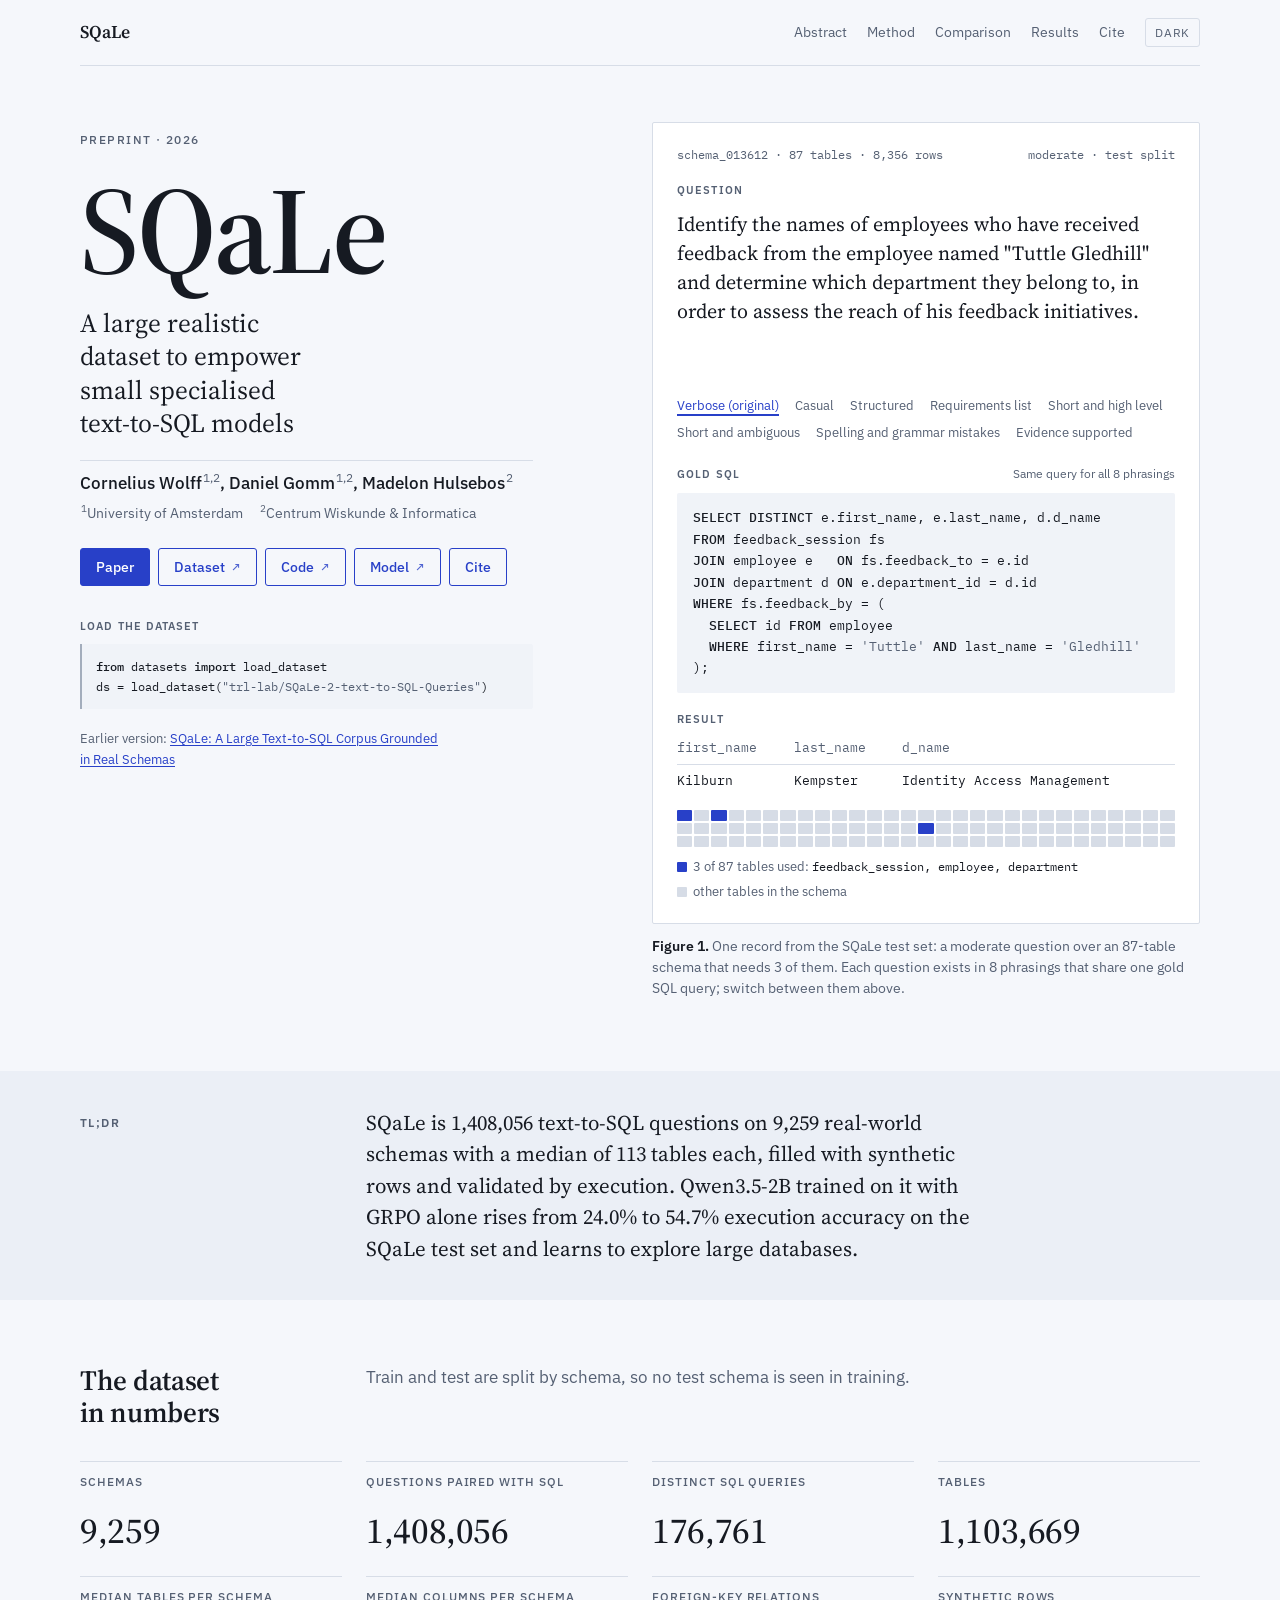
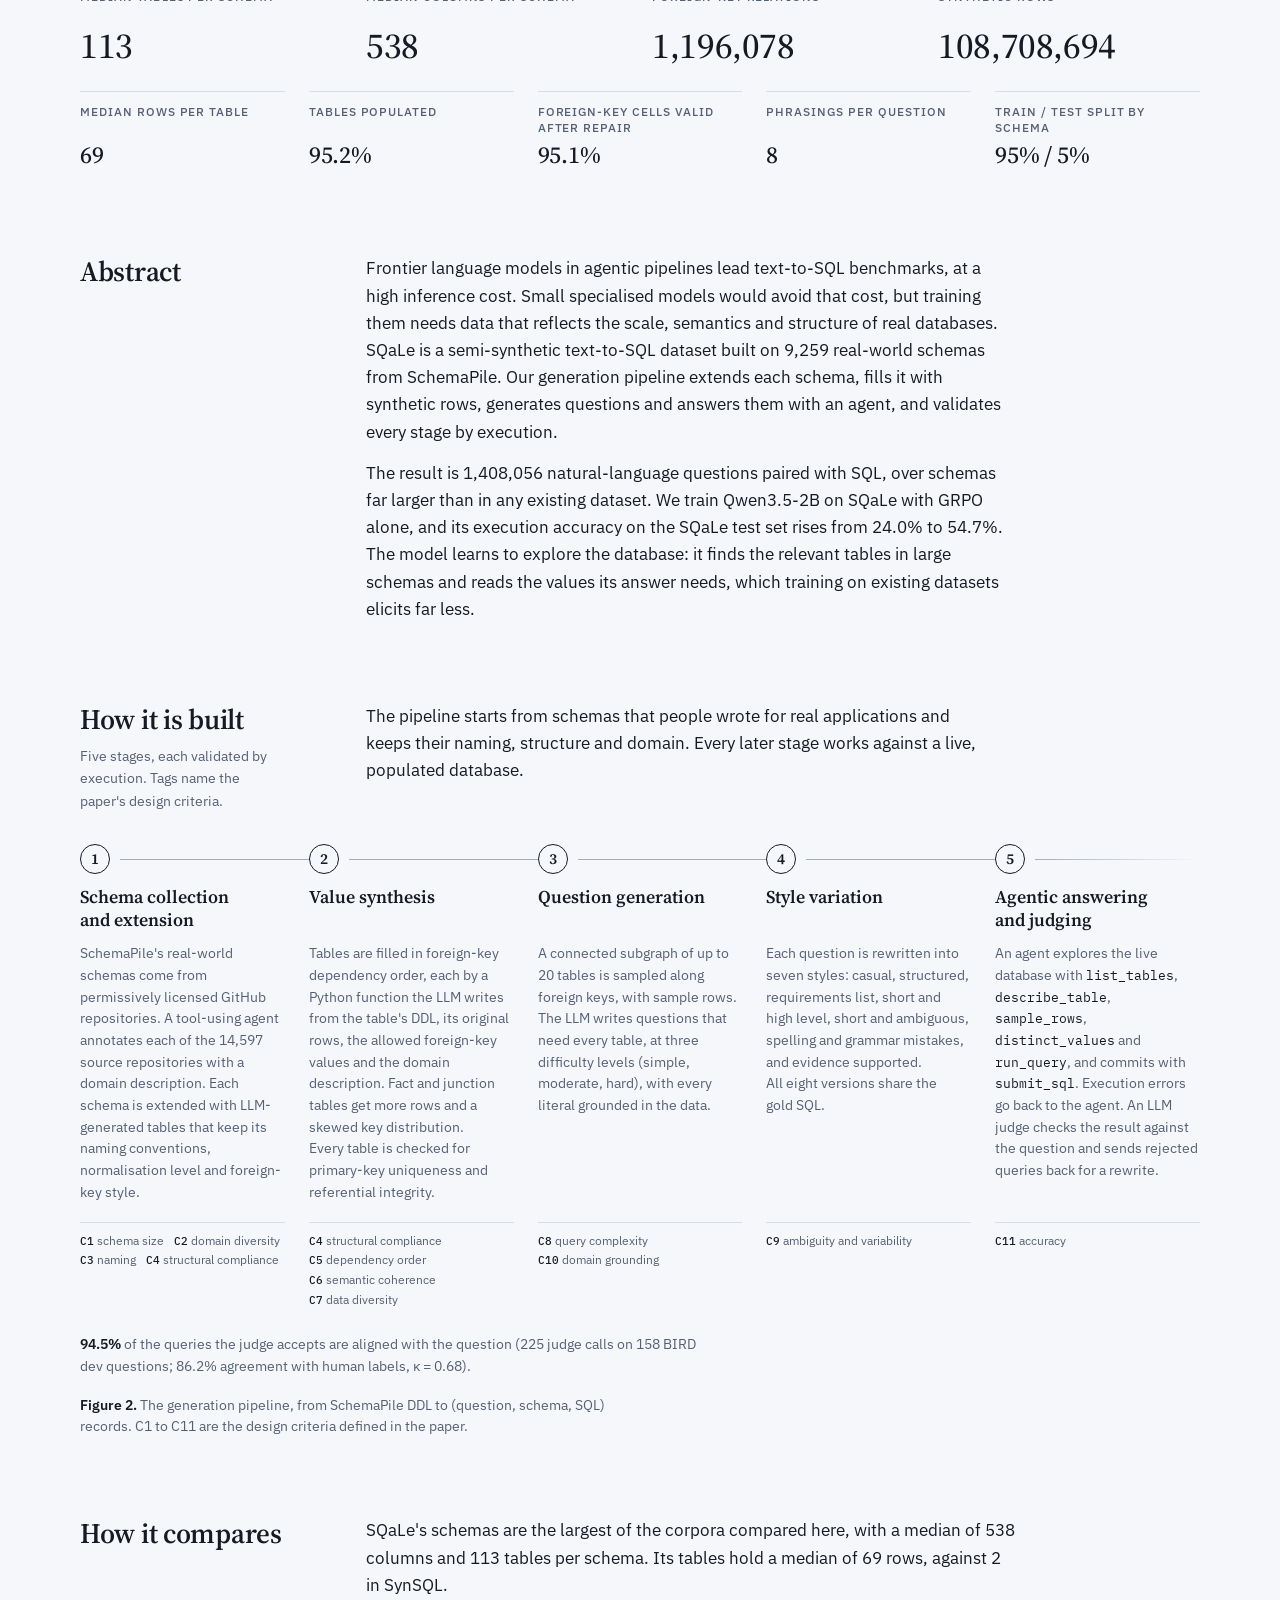
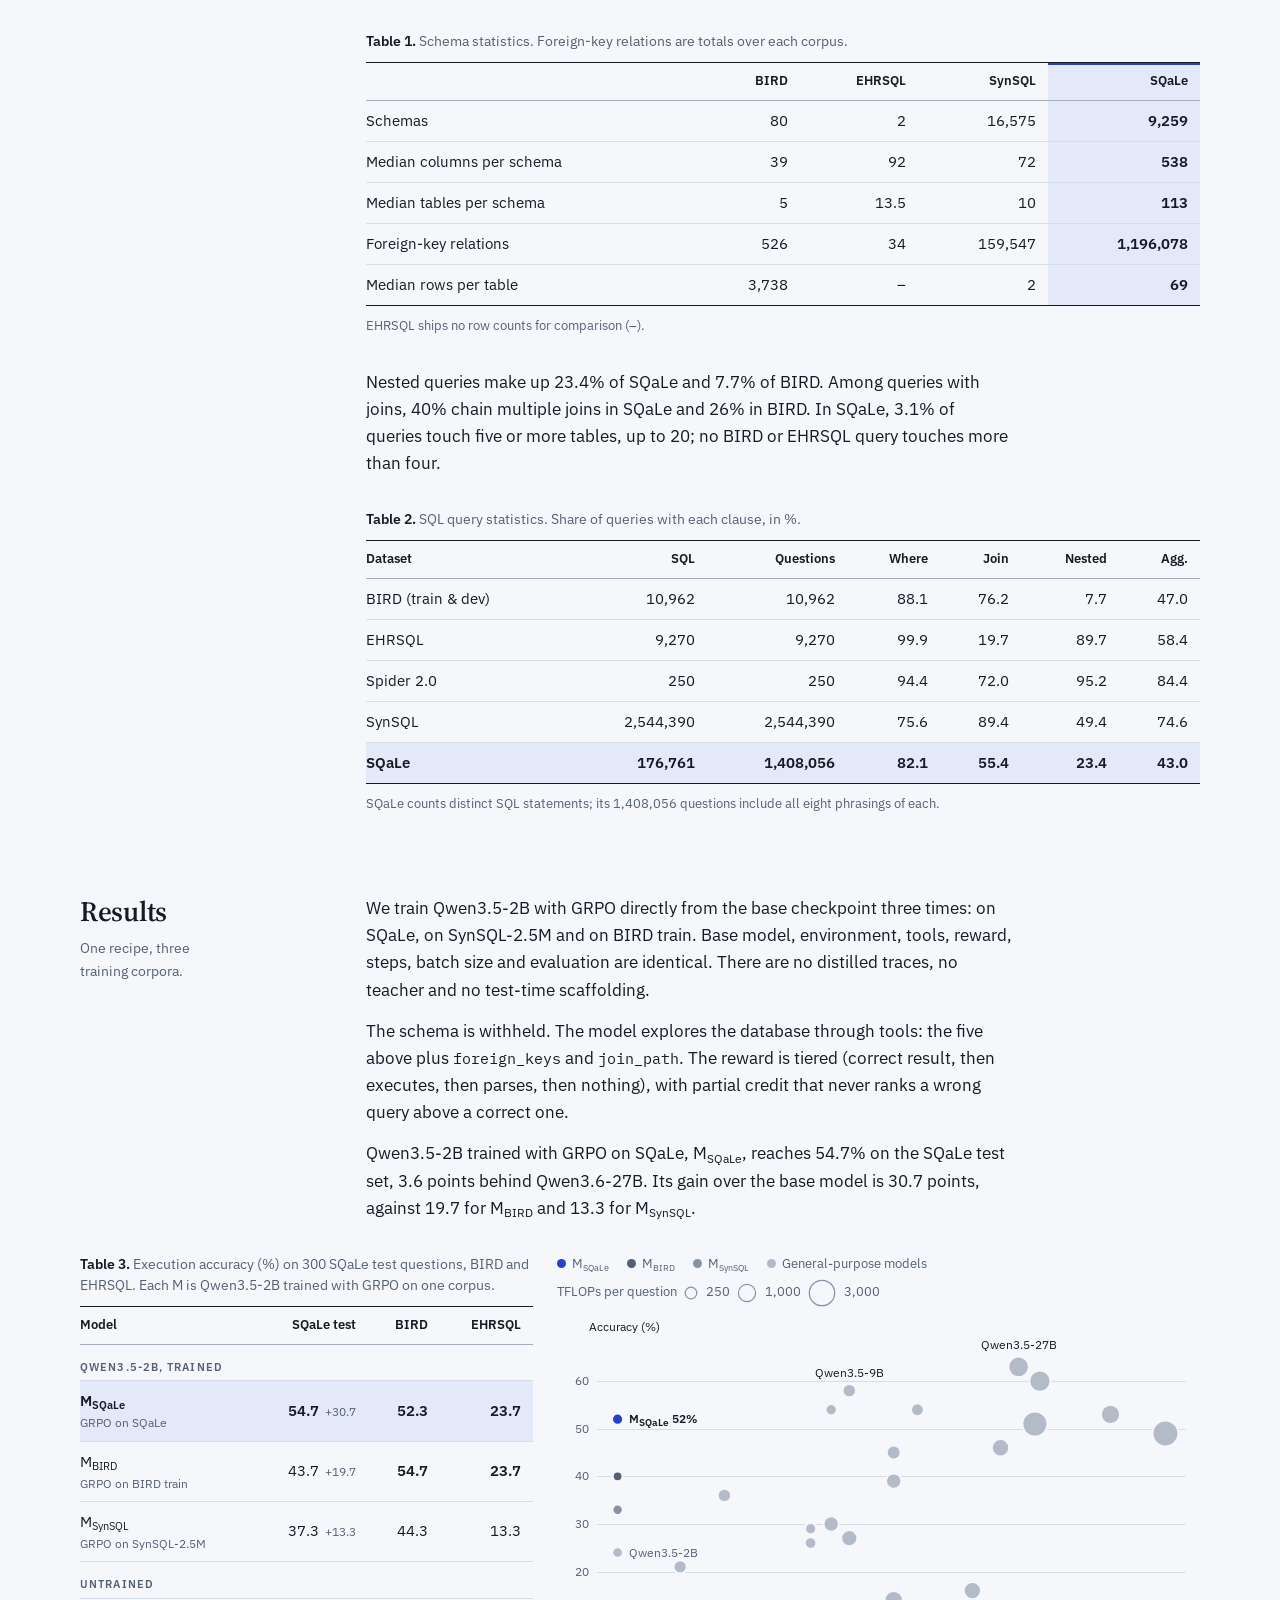
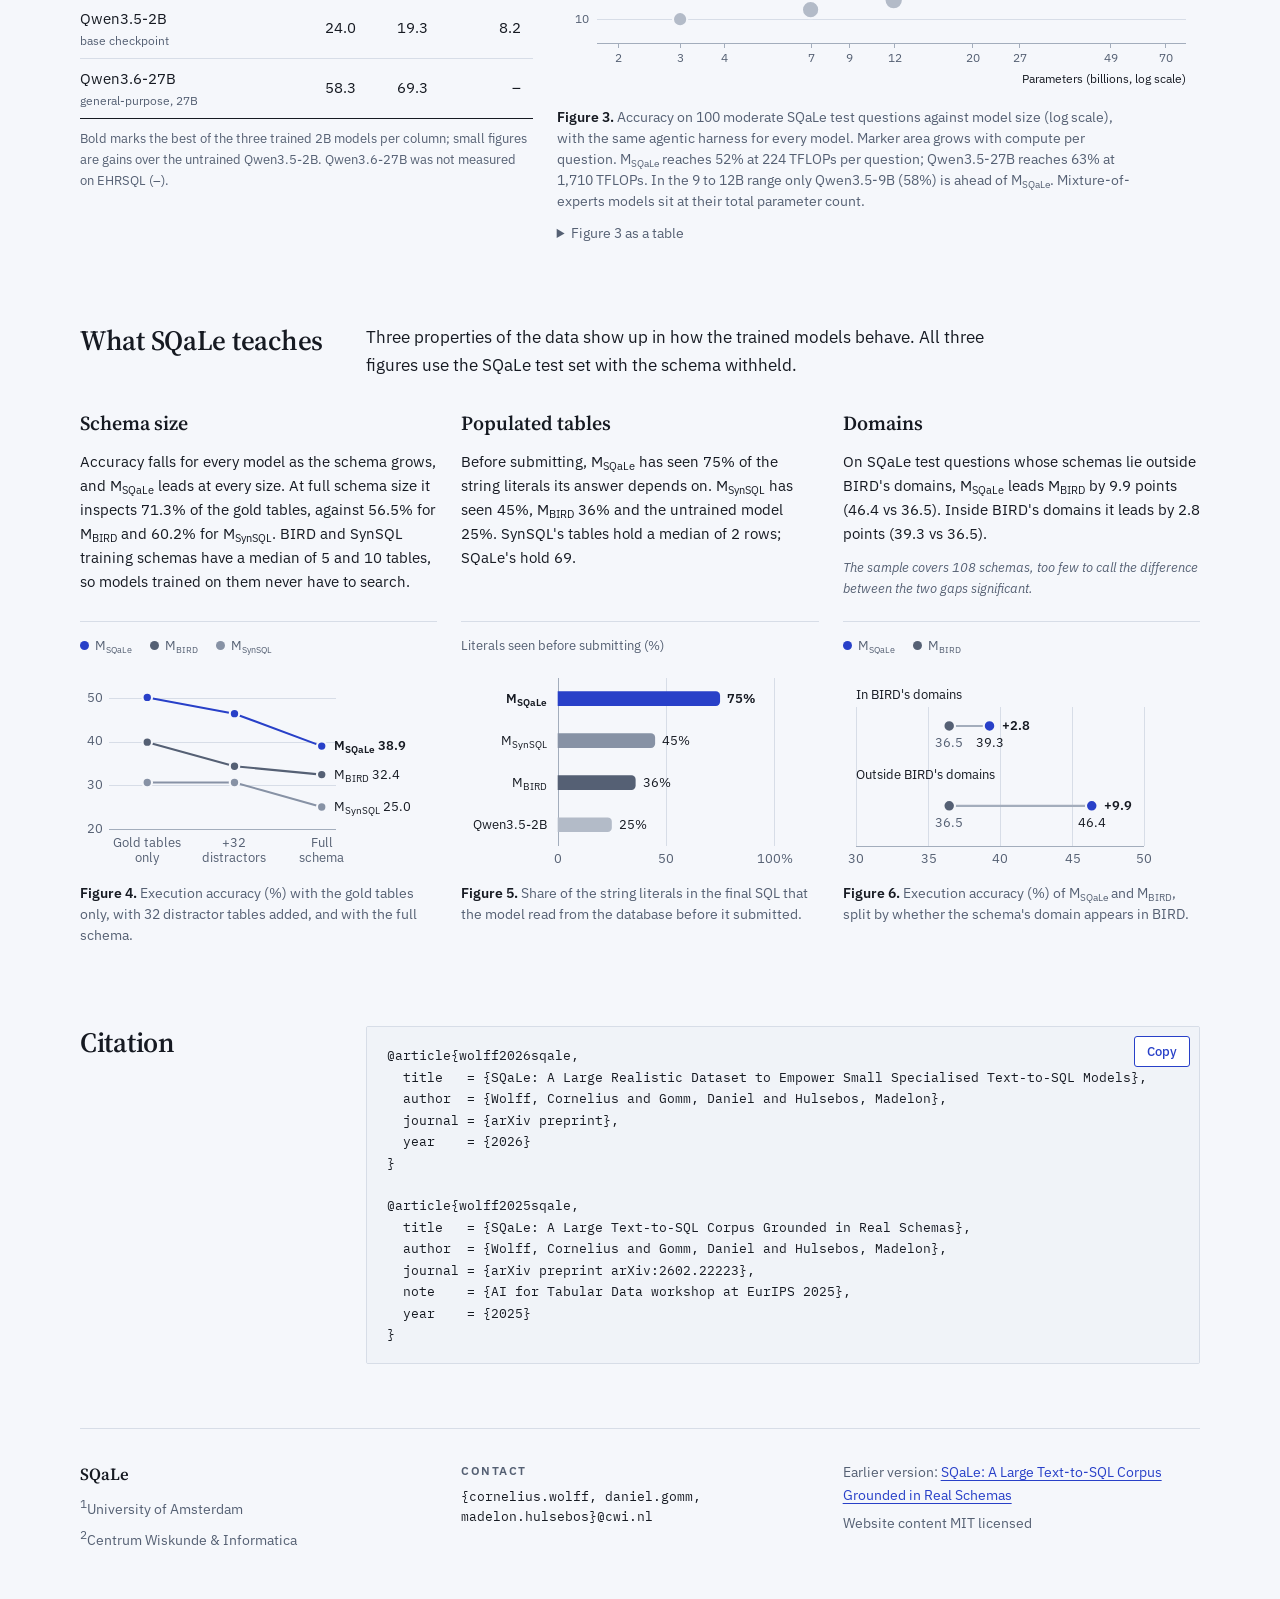
<file: mockup/proceedings.html>
<!doctype html>
<html lang="en">
<head>
<meta charset="utf-8">
<meta name="robots" content="noindex, follow">
<meta name="viewport" content="width=device-width, initial-scale=1, viewport-fit=cover">
<title>SQaLe dataset</title>
<meta name="description" content="SQaLe is a semi-synthetic text-to-SQL dataset of 1,408,056 questions paired with SQL on 9,259 real-world schemas. Qwen3.5-2B trained on it with GRPO rises from 24.0% to 54.7% execution accuracy on the SQaLe test set.">
<link rel="preconnect" href="https://fonts.googleapis.com">
<link rel="preconnect" href="https://fonts.gstatic.com" crossorigin>
<link rel="stylesheet" href="https://fonts.googleapis.com/css2?family=IBM+Plex+Mono:wght@400;500&family=IBM+Plex+Sans:ital,wght@0,400;0,500;0,600;1,400&family=Source+Serif+4:ital,opsz,wght@0,8..60,400..700;1,8..60,400..700&display=swap">
<script>
  try { var t = localStorage.getItem("sqale-theme"); if (t === "light" || t === "dark") document.documentElement.setAttribute("data-theme", t); } catch (e) {}
</script>
<style>
/*
  DESIGN PLAN: "Proceedings"
  Layout: left-aligned asymmetric 12-column grid in a 1120px container; section heads sit in a
  3-column rail, content runs in columns 4-12; figures and tables are numbered like a paper.
  Tokens (light / dark):
    --bg      #F5F7FB cool paper white       / #111725 deep blue-slate
    --fg      #161A22 ink                    / #E4E8F1 soft off-white
    --muted   #556073 slate                  / #9CA6BA
    --rule    #D7DDE7 hairline               / #283247
    --accent  #2840C8 hyperlink ink blue     / #93A3FF periwinkle  (links, buttons, M_SQaLe only)
    --series-2/3/4  quiet slates: M_BIRD, M_SynSQL, general-purpose models
  Type: Source Serif 4 (display, headings, example question; opsz axis) ·
        IBM Plex Sans (body, UI) · IBM Plex Mono (SQL, data)
*/
:root {
  --bg: #F5F7FB;
  --band: #EBEFF6;
  --panel: #FFFFFF;
  --code: #F0F3F8;
  --fg: #161A22;
  --muted: #556073;
  --rule: #D7DDE7;
  --rule-strong: #A3ADBC;
  --accent: #2840C8;
  --accent-strong: #1B2C9C;
  --accent-wash: #E4E9FA;
  --on-accent: #FFFFFF;
  --series-2: #556074;
  --series-3: #8792A5;
  --series-4: #B3BBC8;
  --cell: #D6DCE6;

  --serif: "Source Serif 4", "Source Serif Pro", Georgia, Cambria, "Times New Roman", serif;
  --sans: "IBM Plex Sans", "Helvetica Neue", Helvetica, Arial, system-ui, sans-serif;
  --mono: "IBM Plex Mono", ui-monospace, SFMono-Regular, Menlo, Consolas, monospace;

  --fs-label: 0.75rem;
  --fs-small: 0.875rem;
  --fs-body: 1.0625rem;
  --fs-lede: 1.3125rem;
  --fs-h2: 1.75rem;
  --fs-num: 2.25rem;
  --fs-title: clamp(4.25rem, 2.6rem + 6.4vw, 7.75rem);
  --gap: 24px;
  color-scheme: light;
}
@media (prefers-color-scheme: dark) {
  :root:not([data-theme="light"]) {
    --bg: #111725;
    --band: #161D2E;
    --panel: #172033;
    --code: #0F1627;
    --fg: #E4E8F1;
    --muted: #9CA6BA;
    --rule: #283247;
    --rule-strong: #4A5670;
    --accent: #93A3FF;
    --accent-strong: #B7C2FF;
    --accent-wash: #1D274A;
    --on-accent: #0E1424;
    --series-2: #AEB8CB;
    --series-3: #7E8AA2;
    --series-4: #4E5A73;
    --cell: #2B3651;
    color-scheme: dark;
  }
}
:root[data-theme="dark"] {
  --bg: #111725;
  --band: #161D2E;
  --panel: #172033;
  --code: #0F1627;
  --fg: #E4E8F1;
  --muted: #9CA6BA;
  --rule: #283247;
  --rule-strong: #4A5670;
  --accent: #93A3FF;
  --accent-strong: #B7C2FF;
  --accent-wash: #1D274A;
  --on-accent: #0E1424;
  --series-2: #AEB8CB;
  --series-3: #7E8AA2;
  --series-4: #4E5A73;
  --cell: #2B3651;
  color-scheme: dark;
}

*, *::before, *::after { box-sizing: border-box; }
html { -webkit-text-size-adjust: 100%; }
body {
  background: var(--bg);
  color: var(--fg);
  margin: 0;
  padding-inline: max(16px, env(safe-area-inset-left)) max(16px, env(safe-area-inset-right));
  font-family: var(--sans);
  font-size: var(--fs-body);
  line-height: 1.6;
  font-feature-settings: "kern" 1;
  overflow-x: clip;
}
@media (min-width: 720px) { body { padding-inline: 32px; } }

a { color: var(--accent); text-decoration-thickness: 1px; text-underline-offset: 0.18em; }
a:hover { color: var(--accent-strong); }
:focus-visible { outline: 2px solid var(--accent); outline-offset: 3px; border-radius: 2px; }
sub { font-size: 0.72em; line-height: 0; position: relative; bottom: -0.28em; vertical-align: baseline; }
code, .mono { font-family: var(--mono); font-size: 0.9em; }
h1, h2, h3 { text-wrap: balance; margin: 0; }
p { margin: 0; text-wrap: pretty; }

.wrap { max-width: 1120px; margin-inline: auto; }
.grid {
  display: grid;
  grid-template-columns: repeat(12, minmax(0, 1fr));
  column-gap: var(--gap);
  row-gap: 32px;
}
.grid > * { min-width: 0; }

/* ---------- top bar ---------- */
.topbar {
  display: flex; align-items: center; justify-content: space-between; gap: 16px;
  padding-block: 18px; border-bottom: 1px solid var(--rule);
  font-size: var(--fs-small);
}
.wordmark { font-family: var(--serif); font-weight: 600; font-size: 1.125rem; color: var(--fg); text-decoration: none; font-variation-settings: "opsz" 24; }
.topnav { display: flex; align-items: center; flex-wrap: wrap; gap: 4px 20px; }
.topnav a { color: var(--muted); text-decoration: none; }
.topnav a:hover { color: var(--accent); }
.theme-btn {
  font: inherit; font-size: var(--fs-label); letter-spacing: 0.06em; text-transform: uppercase;
  color: var(--muted); background: transparent; border: 1px solid var(--rule); border-radius: 3px;
  padding: 4px 9px; cursor: pointer;
}
.theme-btn:hover { color: var(--fg); border-color: var(--rule-strong); }
@media (max-width: 640px) { .topnav .opt { display: none; } }

/* ---------- hero ---------- */
.hero { padding-block: 56px 72px; align-items: start; }
.hero-text { grid-column: 1 / span 5; display: flex; flex-direction: column; gap: 20px; padding-top: 8px; }
.teaser { grid-column: 7 / -1; }
.eyebrow {
  font-size: var(--fs-label); font-weight: 500; letter-spacing: 0.12em; text-transform: uppercase; color: var(--muted);
}
.title {
  font-family: var(--serif); font-weight: 600; font-size: var(--fs-title); line-height: 0.92;
  letter-spacing: -0.025em; font-variation-settings: "opsz" 60; margin-block: 4px 0;
}
.subtitle {
  font-family: var(--serif); font-weight: 400; font-size: 1.625rem; line-height: 1.28;
  font-variation-settings: "opsz" 32; max-width: 21ch; text-wrap: balance;
}
.authors { display: flex; flex-direction: column; gap: 4px; padding-top: 8px; border-top: 1px solid var(--rule); }
.authors .names { font-size: 1.0625rem; font-weight: 500; }
.authors .names sup, .affils sup { font-size: 0.68em; color: var(--muted); font-weight: 400; margin-left: 1px; }
.affils { font-size: var(--fs-small); color: var(--muted); display: flex; flex-wrap: wrap; gap: 2px 16px; }
.links { display: flex; flex-wrap: wrap; gap: 8px; padding-top: 4px; }
.btn {
  display: inline-flex; align-items: center; gap: 6px;
  font-family: var(--sans); font-size: var(--fs-small); font-weight: 500; line-height: 1;
  padding: 11px 15px; border: 1px solid var(--accent); border-radius: 3px;
  color: var(--accent); background: transparent; text-decoration: none;
}
.btn:hover { background: var(--accent-wash); color: var(--accent-strong); }
.btn.primary { background: var(--accent); color: var(--on-accent); }
.btn.primary:hover { background: var(--accent-strong); border-color: var(--accent-strong); color: var(--on-accent); }
.btn .ext { font-size: 0.85em; opacity: 0.8; }
.load { display: flex; flex-direction: column; gap: 8px; padding-top: 12px; }
.load-code {
  margin: 0; padding: 12px 14px; background: var(--code); border-left: 2px solid var(--rule-strong); border-radius: 0 2px 2px 0;
  font-family: var(--mono); font-size: 0.78rem; line-height: 1.65; color: var(--fg); overflow-x: auto;
}
.load-code .k { font-weight: 500; }
.load-code .s { color: var(--muted); }
.earlier { font-size: 0.8125rem; color: var(--muted); max-width: 46ch; }

/* figure plate (Figure 1) */
.plate {
  background: var(--panel); border: 1px solid var(--rule); border-radius: 2px;
  padding: 22px 24px 20px; display: flex; flex-direction: column; gap: 18px;
}
.plate-meta {
  display: flex; flex-wrap: wrap; justify-content: space-between; gap: 4px 16px;
  font-family: var(--mono); font-size: 0.75rem; color: var(--muted); font-variant-numeric: tabular-nums;
}
.plabel { font-size: 0.6875rem; font-weight: 600; letter-spacing: 0.1em; text-transform: uppercase; color: var(--muted); }
.q-block { display: flex; flex-direction: column; gap: 10px; }
.q-stack { display: grid; }
.q-stack > p {
  grid-area: 1 / 1; font-family: var(--serif); font-size: 1.25rem; line-height: 1.45;
  font-variation-settings: "opsz" 20; white-space: pre-line; visibility: hidden;
}
.q-stack > p.on { visibility: visible; }
.styles { display: flex; flex-wrap: wrap; gap: 2px 4px; margin-left: -6px; }
.styles button {
  font: inherit; font-size: 0.8125rem; line-height: 1.3; color: var(--muted); background: transparent;
  border: 0; border-radius: 2px; padding: 4px 6px; cursor: pointer;
  text-decoration: underline; text-decoration-color: transparent; text-underline-offset: 0.3em; text-decoration-thickness: 1px;
}
.styles button:hover { color: var(--fg); text-decoration-color: var(--rule-strong); }
.styles button[aria-pressed="true"] { color: var(--accent); text-decoration-color: var(--accent); text-decoration-thickness: 2px; }
.sql {
  margin: 0; background: var(--code); border-radius: 2px; padding: 14px 16px; overflow-x: auto;
  font-family: var(--mono); font-size: 0.8125rem; line-height: 1.65; color: var(--fg); tab-size: 2;
}
.sql .k { font-weight: 500; color: var(--fg); }
.sql .s { color: var(--muted); }
.sql-head { display: flex; justify-content: space-between; align-items: baseline; gap: 12px; }
.sql-head .note { font-size: 0.75rem; color: var(--muted); }
.result { overflow-x: auto; }
.result table { border-collapse: collapse; font-family: var(--mono); font-size: 0.8125rem; width: 100%; }
.result th { text-align: left; font-weight: 400; color: var(--muted); padding: 0 16px 5px 0; border-bottom: 1px solid var(--rule); white-space: nowrap; }
.result td { padding: 6px 16px 0 0; white-space: nowrap; }
.strip-block { display: flex; flex-direction: column; gap: 10px; }
.strip { display: grid; grid-template-columns: repeat(29, minmax(0, 1fr)); gap: 2px; }
.strip span { height: 11px; background: var(--cell); border-radius: 1px; }
.strip span.gold { background: var(--accent); }
.strip-note { display: flex; flex-wrap: wrap; justify-content: space-between; gap: 4px 16px; font-size: 0.8125rem; color: var(--muted); }
.strip-note .mono { color: var(--fg); font-size: 0.75rem; }
.key { display: inline-block; width: 10px; height: 10px; border-radius: 1px; vertical-align: -1px; margin-right: 6px; background: var(--cell); }
.key.gold { background: var(--accent); }

/* captions (shared) */
figcaption, .caption { font-size: var(--fs-small); line-height: 1.5; color: var(--muted); max-width: 72ch; }
figcaption b, .caption b { color: var(--fg); font-weight: 600; }
.teaser figcaption { padding-top: 12px; }
figure { margin: 0; }

/* ---------- sections ---------- */
.section { padding-block: 64px; }
.section + .section { padding-top: 16px; }
.rail { grid-column: 1 / span 3; }
.main { grid-column: 4 / -1; display: flex; flex-direction: column; gap: 20px; }
.main.tbl-fig { gap: 10px; }
.full { grid-column: 1 / -1; }
.h2 {
  font-family: var(--serif); font-weight: 600; font-size: var(--fs-h2); line-height: 1.15;
  font-variation-settings: "opsz" 36; letter-spacing: -0.01em;
}
.rail .kicker { margin-top: 10px; font-size: var(--fs-small); color: var(--muted); max-width: 26ch; }
.label {
  font-size: var(--fs-label); font-weight: 600; letter-spacing: 0.12em; text-transform: uppercase; color: var(--muted);
}
.prose { max-width: 65ch; display: flex; flex-direction: column; gap: 14px; }
.prose p { max-width: 65ch; }
.muted { color: var(--muted); }

/* TL;DR band */
.band {
  border-image: conic-gradient(var(--band) 0 0) fill 0 // 0 100vw;
  padding-block: 36px;
}
.band .rail { padding-top: 6px; }
.lede {
  font-family: var(--serif); font-size: var(--fs-lede); line-height: 1.5; font-variation-settings: "opsz" 22;
  max-width: 62ch;
}

/* key numbers */
.kn { display: grid; grid-template-columns: repeat(4, minmax(0, 1fr)); column-gap: var(--gap); margin: 0; }
.kn.minor { grid-template-columns: repeat(5, minmax(0, 1fr)); }
.kn > div { border-top: 1px solid var(--rule); padding-block: 12px 26px; display: flex; flex-direction: column; gap: 6px; min-width: 0; }
.kn dt {
  font-size: var(--fs-label); font-weight: 500; letter-spacing: 0.08em; text-transform: uppercase; color: var(--muted);
  line-height: 1.35; min-height: 2.7em;
}
.kn dd {
  margin: 0; font-family: var(--serif); font-weight: 500; font-size: var(--fs-num); line-height: 1.05;
  font-variant-numeric: lining-nums tabular-nums; font-variation-settings: "opsz" 48; letter-spacing: -0.01em;
}
.kn.minor dd { font-size: 1.5rem; font-variation-settings: "opsz" 30; }
.kn.minor > div { padding-bottom: 8px; }

/* pipeline strip */
.steps { list-style: none; margin: 0; padding: 0; display: grid; grid-template-columns: repeat(5, minmax(0, 1fr)); grid-template-rows: repeat(4, auto); column-gap: var(--gap); row-gap: 12px; }
.step { display: grid; grid-template-rows: subgrid; grid-row: span 4; min-width: 0; }
.step-head { display: flex; align-items: center; gap: 10px; }
.step-num {
  flex: none; width: 30px; height: 30px; border-radius: 50%; border: 1px solid var(--fg);
  display: grid; place-items: center; font-family: var(--serif); font-weight: 600; font-size: 0.9375rem;
  font-variant-numeric: lining-nums; background: var(--bg);
}
.step-head::after { content: ""; flex: 1; height: 1px; background: var(--rule-strong); margin-right: calc(-1 * var(--gap)); }
.step:last-child .step-head::after { margin-right: 0; background: linear-gradient(90deg, var(--rule-strong), transparent); }
.step h3 { font-family: var(--serif); font-size: 1.125rem; font-weight: 600; line-height: 1.25; font-variation-settings: "opsz" 20; }
.step p { font-size: var(--fs-small); line-height: 1.55; color: var(--muted); }
.step p code { color: var(--fg); font-size: 0.82rem; }
.tags { align-self: start; padding-top: 10px; margin-top: 6px; border-top: 1px solid var(--rule); display: flex; flex-wrap: wrap; gap: 3px 10px; font-size: 0.75rem; color: var(--muted); line-height: 1.4; }
.tags span b { font-family: var(--mono); font-weight: 500; color: var(--fg); font-size: 0.6875rem; margin-right: 3px; }
.after-steps { display: flex; flex-wrap: wrap; gap: 8px 32px; align-items: baseline; padding-top: 6px; }
.after-steps p { font-size: var(--fs-small); color: var(--muted); max-width: 80ch; }
.after-steps p strong { color: var(--fg); font-weight: 600; }

/* tables */
.tbl-fig { display: flex; flex-direction: column; gap: 10px; min-width: 0; }
.table-wrap { overflow-x: auto; }
table.paper {
  border-collapse: collapse; width: 100%; font-size: 0.9375rem; font-variant-numeric: lining-nums tabular-nums;
  border-top: 1.5px solid var(--fg); border-bottom: 1.5px solid var(--fg);
}
table.paper th, table.paper td { padding: 8px 12px; text-align: right; white-space: nowrap; }
table.paper th:first-child, table.paper td:first-child { text-align: left; padding-left: 0; }
table.paper thead th { font-weight: 600; font-size: 0.8125rem; border-bottom: 1px solid var(--rule-strong); vertical-align: bottom; }
table.paper tbody tr + tr td, table.paper tbody tr + tr th { border-top: 1px solid var(--rule); }
table.paper tbody th { font-weight: 400; }
table.paper .em { background: var(--accent-wash); font-weight: 600; }
table.paper thead .em { box-shadow: inset 0 2px 0 var(--accent); }
table.paper tr.em-row td, table.paper tr.em-row th { background: var(--accent-wash); font-weight: 600; }
table.paper .sub-l { display: block; font-size: 0.75rem; font-weight: 400; color: var(--muted); }
table.paper .delta { font-size: 0.75rem; font-weight: 400; color: var(--muted); margin-left: 6px; }
table.paper tr.group td { padding-top: 14px; padding-bottom: 4px; font-size: 0.6875rem; font-weight: 600; letter-spacing: 0.1em; text-transform: uppercase; color: var(--muted); text-align: left; }
table.paper .best { font-weight: 600; }
.tnote { font-size: 0.8125rem; color: var(--muted); }
.cmp-grid { display: grid; grid-template-columns: repeat(12, minmax(0, 1fr)); column-gap: var(--gap); row-gap: 40px; }
.cmp-grid > * { min-width: 0; }
.r-table { grid-column: 1 / span 5; }
.r-fig { grid-column: 6 / -1; }

/* charts */
.chart text { font-family: var(--sans); font-size: 12px; fill: var(--muted); font-variant-numeric: tabular-nums; }
.chart .t-strong { fill: var(--fg); font-weight: 600; }
.chart .t-fg { fill: var(--fg); }
.chart .grid-l { stroke: var(--rule); stroke-width: 1; fill: none; shape-rendering: crispEdges; }
.chart .axis-l { stroke: var(--rule-strong); stroke-width: 1; fill: none; shape-rendering: crispEdges; }
.chart .ring { stroke: var(--bg); stroke-width: 2; }
.chart .f-ours { fill: var(--accent); }
.chart .f-bird { fill: var(--series-2); }
.chart .f-synsql { fill: var(--series-3); }
.chart .f-base { fill: var(--series-4); }
.chart .s-ours { stroke: var(--accent); stroke-width: 2; fill: none; stroke-linecap: round; stroke-linejoin: round; }
.chart .s-bird { stroke: var(--series-2); stroke-width: 2; fill: none; stroke-linecap: round; stroke-linejoin: round; }
.chart .s-synsql { stroke: var(--series-3); stroke-width: 2; fill: none; stroke-linecap: round; stroke-linejoin: round; }
.chart .s-link { stroke: var(--rule-strong); stroke-width: 2; fill: none; stroke-linecap: round; }
.chart .hit { fill: var(--bg); fill-opacity: 0; }
.chart .hl { fill: none; stroke: var(--fg); stroke-width: 1.5; }
.legend { display: flex; flex-wrap: wrap; gap: 4px 18px; font-size: 0.8125rem; color: var(--muted); align-items: center; }
.legend .sw { display: inline-block; width: 9px; height: 9px; border-radius: 50%; margin-right: 6px; vertical-align: 0; }
.sw.ours { background: var(--accent); }
.sw.bird { background: var(--series-2); }
.sw.synsql { background: var(--series-3); }
.sw.base { background: var(--series-4); }
.legend svg { vertical-align: middle; margin-right: 4px; }
.legend .sizes { display: inline-flex; align-items: center; gap: 4px; }
.legend .sizes circle { fill: none; stroke: var(--series-3); stroke-width: 1.2; }
.scatter-box { position: relative; }
.tip {
  position: absolute; pointer-events: none; z-index: 2;
  background: var(--panel); color: var(--fg); border: 1px solid var(--rule-strong); border-radius: 3px;
  padding: 7px 10px; font-size: 0.8125rem; line-height: 1.4; white-space: nowrap; font-variant-numeric: tabular-nums;
}
.tip[hidden] { display: none; }
.tip .m { color: var(--muted); }
details.data { font-size: var(--fs-small); color: var(--muted); }
details.data summary { cursor: pointer; width: max-content; max-width: 100%; }
details.data summary:hover { color: var(--fg); }
details.data .table-wrap { margin-top: 10px; max-height: 360px; overflow-y: auto; }
details.data table.paper { font-size: 0.8125rem; }

/* findings */
.findings { display: grid; grid-template-columns: repeat(3, minmax(0, 1fr)); grid-template-rows: auto 1fr auto; column-gap: var(--gap); row-gap: 14px; }
.finding { display: grid; grid-template-rows: subgrid; grid-row: span 3; min-width: 0; }
.finding .body { display: flex; flex-direction: column; gap: 12px; }
.finding h3 { font-family: var(--serif); font-size: 1.25rem; font-weight: 600; line-height: 1.25; font-variation-settings: "opsz" 24; }
.finding p { font-size: 0.9375rem; line-height: 1.6; }
.finding .fig { display: flex; flex-direction: column; gap: 8px; padding-top: 14px; margin-top: 8px; border-top: 1px solid var(--rule); }
.finding svg { display: block; width: 100%; height: auto; }
.finding .aside { font-size: 0.8125rem; color: var(--muted); font-style: italic; }

/* bibtex */
.bib { position: relative; }
.bib pre {
  margin: 0; background: var(--code); border: 1px solid var(--rule); border-radius: 2px;
  padding: 18px 20px; padding-right: 96px; overflow-x: auto;
  font-family: var(--mono); font-size: 0.8125rem; line-height: 1.65; color: var(--fg);
}
.copy-btn {
  position: absolute; top: 10px; right: 10px;
  font-family: var(--sans); font-size: 0.8125rem; font-weight: 500; line-height: 1;
  padding: 8px 12px; border: 1px solid var(--accent); border-radius: 3px; background: var(--panel); color: var(--accent); cursor: pointer;
}
.copy-btn:hover { background: var(--accent-wash); }

/* footer */
.footer { padding-block: 0 48px; font-size: var(--fs-small); color: var(--muted); }
.footer .grid { row-gap: 24px; border-top: 1px solid var(--rule); padding-top: 32px; }
.footer .f-a { grid-column: 1 / span 4; display: flex; flex-direction: column; gap: 6px; }
.footer .f-b { grid-column: 5 / span 4; display: flex; flex-direction: column; gap: 6px; }
.footer .f-c { grid-column: 9 / -1; display: flex; flex-direction: column; gap: 6px; }
.footer .contact { font-family: var(--mono); font-size: 0.8125rem; color: var(--fg); user-select: all; overflow-wrap: anywhere; }
.footer .wm { font-family: var(--serif); font-weight: 600; color: var(--fg); font-size: 1.0625rem; font-variation-settings: "opsz" 24; }

@media (prefers-reduced-motion: no-preference) {
  a, .btn, .styles button, .theme-btn, .copy-btn { transition: color 120ms ease, background-color 120ms ease, border-color 120ms ease, text-decoration-color 120ms ease; }
}

/* ---------- responsive ---------- */
@media (max-width: 1000px) {
  .hero-text { grid-column: 1 / -1; }
  .teaser { grid-column: 1 / -1; }
  .subtitle { max-width: 30ch; }
  .steps { grid-template-columns: 1fr; grid-template-rows: none; row-gap: 28px; }
  .step { display: grid; grid-template-rows: none; grid-row: auto; grid-template-columns: 30px minmax(0, 1fr); column-gap: 16px; row-gap: 8px; }
  .step-head { display: contents; }
  .step-head::after { display: none; }
  .step-num { grid-row: 1 / span 3; align-self: start; }
  .step h3 { grid-column: 2; padding-top: 3px; }
  .step p, .step .tags { grid-column: 2; }
  .step .tags { margin-top: 2px; }
  .r-table, .r-fig { grid-column: 1 / -1; }
  .findings { grid-template-columns: repeat(2, minmax(0, 1fr)); grid-template-rows: none; row-gap: 56px; }
  .finding { display: flex; flex-direction: column; gap: 14px; grid-row: auto; }
}
@media (max-width: 860px) {
  .rail, .main { grid-column: 1 / -1; }
  .rail .kicker { max-width: 60ch; }
  .kn { grid-template-columns: repeat(2, minmax(0, 1fr)); }
  .kn.minor { grid-template-columns: repeat(3, minmax(0, 1fr)); }
  .footer .f-a, .footer .f-b, .footer .f-c { grid-column: 1 / -1; }
}
@media (max-width: 640px) {
  :root { --fs-num: 1.5rem; --fs-h2: 1.5rem; --fs-lede: 1.1875rem; }
  .hero { padding-block: 36px 48px; }
  .section { padding-block: 48px; }
  .plate { padding: 16px 14px; }
  .subtitle { font-size: 1.3125rem; }
  .findings { grid-template-columns: 1fr; }
  .kn.minor { grid-template-columns: repeat(2, minmax(0, 1fr)); }
  .kn.minor dd { font-size: 1.25rem; }
  .bib pre { padding-right: 20px; padding-top: 52px; }
  .strip span { height: 9px; }
  table.paper { font-size: 0.8125rem; }
  table.paper th, table.paper td { padding: 7px 7px; }
  table.paper tbody th { white-space: normal; min-width: 8.5em; }
  table.paper .delta { display: block; margin-left: 0; }
}
</style>
</head>
<body>

<header class="wrap topbar">
  <a class="wordmark" href="#top">SQaLe</a>
  <nav class="topnav" aria-label="Sections">
    <a class="opt" href="#abstract">Abstract</a>
    <a class="opt" href="#method">Method</a>
    <a class="opt" href="#compare">Comparison</a>
    <a class="opt" href="#results">Results</a>
    <a href="#cite">Cite</a>
    <button class="theme-btn" type="button" id="themeBtn" aria-label="Switch colour theme">Dark</button>
  </nav>
</header>

<main id="top">

<!-- ================= HERO ================= -->
<section class="wrap grid hero" aria-labelledby="title">
  <div class="hero-text">
    <p class="eyebrow">Preprint · 2026</p>
    <h1 class="title" id="title">SQaLe</h1>
    <p class="subtitle">A large realistic dataset to empower small specialised text-to-SQL models</p>
    <div class="authors">
      <p class="names">Cornelius Wolff<sup>1,2</sup>, Daniel Gomm<sup>1,2</sup>, Madelon Hulsebos<sup>2</sup></p>
      <p class="affils"><span><sup>1</sup>University of Amsterdam</span><span><sup>2</sup>Centrum Wiskunde &amp; Informatica</span></p>
    </div>
    <nav class="links" aria-label="Resources">
      <!-- TODO: arXiv URL (also add target="_blank" rel="noopener" once it points off-site) -->
      <a class="btn primary" id="lnk-paper" href="#">Paper</a>
      <a class="btn" id="lnk-dataset" href="https://huggingface.co/datasets/trl-lab/SQaLe-2-text-to-SQL-Queries" target="_blank" rel="noopener">Dataset <span class="ext" aria-hidden="true">↗</span></a>
      <a class="btn" id="lnk-code" href="https://github.com/trl-lab/SQaLe_2" target="_blank" rel="noopener">Code <span class="ext" aria-hidden="true">↗</span></a>
      <a class="btn" id="lnk-model" href="https://huggingface.co/trl-lab/qwen3.5-2b-grpo-sqale" target="_blank" rel="noopener">Model <span class="ext" aria-hidden="true">↗</span></a>
      <a class="btn" href="#cite">Cite</a>
    </nav>
    <div class="load">
      <span class="plabel">Load the dataset</span>
      <pre class="load-code" tabindex="0" aria-label="Python snippet"><span class="k">from</span> datasets <span class="k">import</span> load_dataset
ds = load_dataset(<span class="s">"<span id="dsId">trl-lab/SQaLe-2-text-to-SQL-Queries</span>"</span>)</pre>
    </div>
    <p class="earlier">Earlier version: <a href="https://arxiv.org/abs/2602.22223" target="_blank" rel="noopener">SQaLe: A Large Text-to-SQL Corpus Grounded in Real Schemas</a></p>
  </div>

  <figure class="teaser" id="figure-1">
    <div class="plate">
      <div class="plate-meta" id="exMeta"></div>
      <div class="q-block">
        <span class="plabel" id="qLabel">Question</span>
        <div class="q-stack" id="qStack" aria-live="polite"></div>
        <div class="styles" id="styleBtns" role="group" aria-label="Phrasing: 8 styles, one SQL"></div>
      </div>
      <div class="q-block">
        <div class="sql-head"><span class="plabel">Gold SQL</span><span class="note">Same query for all 8 phrasings</span></div>
        <pre class="sql" id="exSql" tabindex="0" aria-label="Gold SQL"></pre>
      </div>
      <div class="q-block">
        <span class="plabel">Result</span>
        <div class="result" id="exResult"></div>
      </div>
      <div class="strip-block">
        <div class="strip" id="strip" role="img"></div>
        <div class="strip-note" id="stripNote"></div>
      </div>
    </div>
    <figcaption><b>Figure 1.</b> One record from the SQaLe test set: a moderate question over an 87-table schema that needs 3 of them. Each question exists in 8 phrasings that share one gold SQL query; switch between them above.</figcaption>
  </figure>
</section>

<!-- ================= TL;DR ================= -->
<section class="band" aria-labelledby="tldr-h">
  <div class="wrap grid">
    <div class="rail"><h2 class="label" id="tldr-h">TL;DR</h2></div>
    <div class="main">
      <p class="lede">SQaLe is 1,408,056 text-to-SQL questions on 9,259 real-world schemas with a median of 113 tables each, filled with synthetic rows and validated by execution. Qwen3.5-2B trained on it with GRPO alone rises from 24.0% to 54.7% execution accuracy on the SQaLe test set and learns to explore large databases.</p>
    </div>
  </div>
</section>

<!-- ================= KEY NUMBERS ================= -->
<section class="section" aria-labelledby="numbers-h" id="numbers">
  <div class="wrap grid">
    <div class="rail"><h2 class="h2" id="numbers-h">The dataset in numbers</h2></div>
    <div class="main"><p class="prose muted">Train and test are split by schema, so no test schema is seen in training.</p></div>
    <div class="full">
      <dl class="kn" id="kn"></dl>
      <dl class="kn minor" id="knMinor"></dl>
    </div>
  </div>
</section>

<!-- ================= ABSTRACT ================= -->
<section class="section" aria-labelledby="abstract-h" id="abstract">
  <div class="wrap grid">
    <div class="rail"><h2 class="h2" id="abstract-h">Abstract</h2></div>
    <div class="main prose">
      <p>Frontier language models in agentic pipelines lead text-to-SQL benchmarks, at a high inference cost. Small specialised models would avoid that cost, but training them needs data that reflects the scale, semantics and structure of real databases. SQaLe is a semi-synthetic text-to-SQL dataset built on 9,259 real-world schemas from SchemaPile. Our generation pipeline extends each schema, fills it with synthetic rows, generates questions and answers them with an agent, and validates every stage by execution.</p>
      <p>The result is 1,408,056 natural-language questions paired with SQL, over schemas far larger than in any existing dataset. We train Qwen3.5-2B on SQaLe with GRPO alone, and its execution accuracy on the SQaLe test set rises from 24.0% to 54.7%. The model learns to explore the database: it finds the relevant tables in large schemas and reads the values its answer needs, which training on existing datasets elicits far less.</p>
    </div>
  </div>
</section>

<!-- ================= PIPELINE ================= -->
<section class="section" aria-labelledby="method-h" id="method">
  <div class="wrap grid">
    <div class="rail">
      <h2 class="h2" id="method-h">How it is built</h2>
      <p class="kicker">Five stages, each validated by execution. Tags name the paper's design criteria.</p>
    </div>
    <div class="main prose">
      <p>The pipeline starts from schemas that people wrote for real applications and keeps their naming, structure and domain. Every later stage works against a live, populated database.</p>
    </div>
    <figure class="full" id="figure-2" style="display:flex;flex-direction:column;gap:18px">
      <ol class="steps">
        <li class="step">
          <div class="step-head"><span class="step-num" aria-hidden="true">1</span></div>
          <h3>Schema collection and extension</h3>
          <p>SchemaPile's real-world schemas come from permissively licensed GitHub repositories. A tool-using agent annotates each of the 14,597 source repositories with a domain description. Each schema is extended with LLM-generated tables that keep its naming conventions, normalisation level and foreign-key style.</p>
          <div class="tags"><span><b>C1</b>schema size</span><span><b>C2</b>domain diversity</span><span><b>C3</b>naming</span><span><b>C4</b>structural compliance</span></div>
        </li>
        <li class="step">
          <div class="step-head"><span class="step-num" aria-hidden="true">2</span></div>
          <h3>Value synthesis</h3>
          <p>Tables are filled in foreign-key dependency order, each by a Python function the LLM writes from the table's DDL, its original rows, the allowed foreign-key values and the domain description. Fact and junction tables get more rows and a skewed key distribution. Every table is checked for primary-key uniqueness and referential integrity.</p>
          <div class="tags"><span><b>C4</b>structural compliance</span><span><b>C5</b>dependency order</span><span><b>C6</b>semantic coherence</span><span><b>C7</b>data diversity</span></div>
        </li>
        <li class="step">
          <div class="step-head"><span class="step-num" aria-hidden="true">3</span></div>
          <h3>Question generation</h3>
          <p>A connected subgraph of up to 20 tables is sampled along foreign keys, with sample rows. The LLM writes questions that need every table, at three difficulty levels (simple, moderate, hard), with every literal grounded in the data.</p>
          <div class="tags"><span><b>C8</b>query complexity</span><span><b>C10</b>domain grounding</span></div>
        </li>
        <li class="step">
          <div class="step-head"><span class="step-num" aria-hidden="true">4</span></div>
          <h3>Style variation</h3>
          <p>Each question is rewritten into seven styles: casual, structured, requirements list, short and high level, short and ambiguous, spelling and grammar mistakes, and evidence supported. All eight versions share the gold SQL.</p>
          <div class="tags"><span><b>C9</b>ambiguity and variability</span></div>
        </li>
        <li class="step">
          <div class="step-head"><span class="step-num" aria-hidden="true">5</span></div>
          <h3>Agentic answering and judging</h3>
          <p>An agent explores the live database with <code>list_tables</code>, <code>describe_table</code>, <code>sample_rows</code>, <code>distinct_values</code> and <code>run_query</code>, and commits with <code>submit_sql</code>. Execution errors go back to the agent. An LLM judge checks the result against the question and sends rejected queries back for a rewrite.</p>
          <div class="tags"><span><b>C11</b>accuracy</span></div>
        </li>
      </ol>
      <div class="after-steps">
        <p><strong>94.5%</strong> of the queries the judge accepts are aligned with the question (225 judge calls on 158 BIRD dev questions; 86.2% agreement with human labels, κ = 0.68).</p>
      </div>
      <figcaption><b>Figure 2.</b> The generation pipeline, from SchemaPile DDL to (question, schema, SQL) records. C1 to C11 are the design criteria defined in the paper.</figcaption>
    </figure>
  </div>
</section>

<!-- ================= COMPARISON ================= -->
<section class="section" aria-labelledby="compare-h" id="compare">
  <div class="wrap grid">
    <div class="rail"><h2 class="h2" id="compare-h">How it compares</h2></div>
    <div class="main prose">
      <p>SQaLe's schemas are the largest of the corpora compared here, with a median of 538 columns and 113 tables per schema. Its tables hold a median of 69 rows, against 2 in SynSQL.</p>
    </div>
      <div class="main tbl-fig" id="table-1">
        <p class="caption"><b>Table 1.</b> Schema statistics. Foreign-key relations are totals over each corpus.</p>
        <div class="table-wrap"><table class="paper" id="tCompare"></table></div>
        <p class="tnote">EHRSQL ships no row counts for comparison (–).</p>
      </div>
    <div class="main prose">
      <p>Nested queries make up 23.4% of SQaLe and 7.7% of BIRD. Among queries with joins, 40% chain multiple joins in SQaLe and 26% in BIRD. In SQaLe, 3.1% of queries touch five or more tables, up to 20; no BIRD or EHRSQL query touches more than four.</p>
    </div>
      <div class="main tbl-fig" id="table-2">
        <p class="caption"><b>Table 2.</b> SQL query statistics. Share of queries with each clause, in %.</p>
        <div class="table-wrap"><table class="paper" id="tQuery"></table></div>
        <p class="tnote">SQaLe counts distinct SQL statements; its 1,408,056 questions include all eight phrasings of each.</p>
      </div>
  </div>
</section>

<!-- ================= RESULTS ================= -->
<section class="section" aria-labelledby="results-h" id="results">
  <div class="wrap grid">
    <div class="rail">
      <h2 class="h2" id="results-h">Results</h2>
      <p class="kicker">One recipe, three training corpora.</p>
    </div>
    <div class="main prose">
      <p>We train Qwen3.5-2B with GRPO directly from the base checkpoint three times: on SQaLe, on SynSQL-2.5M and on BIRD train. Base model, environment, tools, reward, steps, batch size and evaluation are identical. There are no distilled traces, no teacher and no test-time scaffolding.</p>
      <p>The schema is withheld. The model explores the database through tools: the five above plus <code>foreign_keys</code> and <code>join_path</code>. The reward is tiered (correct result, then executes, then parses, then nothing), with partial credit that never ranks a wrong query above a correct one.</p>
      <p>Qwen3.5-2B trained with GRPO on SQaLe, M<sub>SQaLe</sub>, reaches 54.7% on the SQaLe test set, 3.6 points behind Qwen3.6-27B. Its gain over the base model is 30.7 points, against 19.7 for M<sub>BIRD</sub> and 13.3 for M<sub>SynSQL</sub>.</p>
    </div>
    <div class="full cmp-grid">
      <div class="tbl-fig r-table" id="table-3">
        <p class="caption"><b>Table 3.</b> Execution accuracy (%) on 300 SQaLe test questions, BIRD and EHRSQL. Each M is Qwen3.5-2B trained with GRPO on one corpus.</p>
        <div class="table-wrap"><table class="paper" id="tMatrix"></table></div>
        <p class="tnote">Bold marks the best of the three trained 2B models per column; small figures are gains over the untrained Qwen3.5-2B. Qwen3.6-27B was not measured on EHRSQL (–).</p>
      </div>
      <figure class="r-fig tbl-fig" id="figure-3">
        <div class="legend" id="scatterLegend"></div>
        <div class="scatter-box" id="scatterBox">
          <svg class="chart" id="scatter" role="img" aria-labelledby="scatterTitle"><title id="scatterTitle">Accuracy against model size for 25 models; M_SQaLe reaches 52% at 2B parameters.</title></svg>
          <div class="tip" id="tip" hidden></div>
        </div>
        <figcaption><b>Figure 3.</b> Accuracy on 100 moderate SQaLe test questions against model size (log scale), with the same agentic harness for every model. Marker area grows with compute per question. M<sub>SQaLe</sub> reaches 52% at 224 TFLOPs per question; Qwen3.5-27B reaches 63% at 1,710 TFLOPs. In the 9 to 12B range only Qwen3.5-9B (58%) is ahead of M<sub>SQaLe</sub>. Mixture-of-experts models sit at their total parameter count.</figcaption>
        <details class="data">
          <summary>Figure 3 as a table</summary>
          <div class="table-wrap"><table class="paper" id="tPareto"></table></div>
        </details>
      </figure>
    </div>
  </div>
</section>

<!-- ================= FINDINGS ================= -->
<section class="section" aria-labelledby="findings-h" id="findings">
  <div class="wrap grid">
    <div class="rail"><h2 class="h2" id="findings-h">What SQaLe teaches</h2></div>
    <div class="main prose">
      <p>Three properties of the data show up in how the trained models behave. All three figures use the SQaLe test set with the schema withheld.</p>
    </div>
    <div class="full findings">
      <article class="finding">
        <h3>Schema size</h3>
        <div class="body"><p>Accuracy falls for every model as the schema grows, and M<sub>SQaLe</sub> leads at every size. At full schema size it inspects 71.3% of the gold tables, against 56.5% for M<sub>BIRD</sub> and 60.2% for M<sub>SynSQL</sub>. BIRD and SynSQL training schemas have a median of 5 and 10 tables, so models trained on them never have to search.</p></div>
        <figure class="fig" id="figure-4">
          <div class="legend" id="lg4"></div>
          <svg class="chart" id="f4" viewBox="0 0 340 200" role="img" aria-labelledby="f4t"><title id="f4t">Execution accuracy by schema size for three models</title></svg>
          <figcaption><b>Figure 4.</b> Execution accuracy (%) with the gold tables only, with 32 distractor tables added, and with the full schema.</figcaption>
        </figure>
      </article>
      <article class="finding">
        <h3>Populated tables</h3>
        <div class="body"><p>Before submitting, M<sub>SQaLe</sub> has seen 75% of the string literals its answer depends on. M<sub>SynSQL</sub> has seen 45%, M<sub>BIRD</sub> 36% and the untrained model 25%. SynSQL's tables hold a median of 2 rows; SQaLe's hold 69.</p></div>
        <figure class="fig" id="figure-5">
          <div class="legend"><span>Literals seen before submitting (%)</span></div>
          <svg class="chart" id="f5" viewBox="0 0 340 200" role="img" aria-labelledby="f5t"><title id="f5t">Share of answer literals seen before submitting, per model</title></svg>
          <figcaption><b>Figure 5.</b> Share of the string literals in the final SQL that the model read from the database before it submitted.</figcaption>
        </figure>
      </article>
      <article class="finding">
        <h3>Domains</h3>
        <div class="body"><p>On SQaLe test questions whose schemas lie outside BIRD's domains, M<sub>SQaLe</sub> leads M<sub>BIRD</sub> by 9.9 points (46.4 vs 36.5). Inside BIRD's domains it leads by 2.8 points (39.3 vs 36.5).</p>
        <p class="aside">The sample covers 108 schemas, too few to call the difference between the two gaps significant.</p></div>
        <figure class="fig" id="figure-6">
          <div class="legend" id="lg6"></div>
          <svg class="chart" id="f6" viewBox="0 0 340 200" role="img" aria-labelledby="f6t"><title id="f6t">Execution accuracy inside and outside BIRD's domains</title></svg>
          <figcaption><b>Figure 6.</b> Execution accuracy (%) of M<sub>SQaLe</sub> and M<sub>BIRD</sub>, split by whether the schema's domain appears in BIRD.</figcaption>
        </figure>
      </article>
    </div>
  </div>
</section>

<!-- ================= CITE ================= -->
<section class="section" aria-labelledby="cite-h" id="cite">
  <div class="wrap grid">
    <div class="rail"><h2 class="h2" id="cite-h">Citation</h2></div>
    <div class="main">
      <div class="bib">
        <pre id="bibtex" tabindex="0" aria-label="BibTeX entry"></pre>
        <button class="copy-btn" type="button" id="copyBtn">Copy</button>
      </div>
    </div>
  </div>
</section>

</main>

<footer class="footer">
  <div class="wrap grid">
    <div class="f-a">
      <span class="wm">SQaLe</span>
      <span><sup>1</sup>University of Amsterdam</span>
      <span><sup>2</sup>Centrum Wiskunde &amp; Informatica</span>
    </div>
    <div class="f-b">
      <span class="label">Contact</span>
      <span class="contact">{cornelius.wolff, daniel.gomm, madelon.hulsebos}@cwi.nl</span>
    </div>
    <div class="f-c">
      <span>Earlier version: <a href="https://arxiv.org/abs/2602.22223" target="_blank" rel="noopener">SQaLe: A Large Text-to-SQL Corpus Grounded in Real Schemas</a></span>
      <span>Website content MIT licensed</span>
    </div>
  </div>
</footer>

<script src="assets/sqale-data.js"></script>
<script>
(function () {
  "use strict";
  var S = window.SQALE;
  if (!S) return;
  var NS = "http://www.w3.org/2000/svg";
  var $ = function (id) { return document.getElementById(id); };
  var fmt = function (n) { return Number(n).toLocaleString("en-US"); };
  var esc = function (s) { return String(s).replace(/[&<>"']/g, function (c) { return { "&": "&amp;", "<": "&lt;", ">": "&gt;", '"': "&quot;", "'": "&#39;" }[c]; }); };
  var mname = function (m) { return m.indexOf("M_") === 0 ? "M<sub>" + esc(m.slice(2)) + "</sub>" : esc(m); };
  var kindOf = function (m) { return m === "M_SQaLe" ? "ours" : m === "M_BIRD" ? "bird" : m === "M_SynSQL" ? "synsql" : "base"; };

  function el(tag, attrs, parent) {
    var e = document.createElementNS(NS, tag);
    if (attrs) for (var k in attrs) e.setAttribute(k, attrs[k]);
    if (parent) parent.appendChild(e);
    return e;
  }
  // SVG text with M_xxx rendered as M + subscript; optional suffix after it
  function stext(parent, x, y, name, suffix, cls, anchor) {
    var t = el("text", { x: x, y: y, "class": cls || "", "text-anchor": anchor || "start" }, parent);
    if (name.indexOf("M_") === 0) {
      el("tspan", {}, t).textContent = "M";
      el("tspan", { dy: 3, "font-size": "9.5" }, t).textContent = name.slice(2);
      if (suffix) el("tspan", { dy: -3 }, t).textContent = suffix;
    } else {
      t.textContent = name + (suffix || "");
    }
    return t;
  }
  function clear(svg) { Array.prototype.slice.call(svg.childNodes).forEach(function (n) { if (n.nodeName.toLowerCase() !== "title") svg.removeChild(n); }); }
  function titled(node, s) { el("title", {}, node).textContent = s; return node; }

  /* ---------- links from data ---------- */
  ["dataset", "code", "model"].forEach(function (k) { var a = $("lnk-" + k); if (a && S.links[k]) a.href = S.links[k]; });
  var dsm = /datasets\/([^?#]+)/.exec(S.links.dataset || ""); if (dsm) $("dsId").textContent = dsm[1];

  /* ---------- Figure 1: the example ---------- */
  var ex = S.example;
  $("exMeta").innerHTML =
    "<span>" + esc(ex.schemaId) + " · " + ex.numTables + " tables · " + fmt(S.schema.rows) + " rows</span>" +
    "<span>" + esc(ex.difficulty) + " · test split</span>";

  var qStack = $("qStack"), btnBox = $("styleBtns");
  S.styles.forEach(function (st, i) {
    var p = document.createElement("p");
    p.textContent = st.text;
    p.id = "q-" + st.key;
    if (i === 0) p.className = "on";
    else p.setAttribute("aria-hidden", "true");
    qStack.appendChild(p);
    var b = document.createElement("button");
    b.type = "button";
    b.textContent = st.label;
    b.setAttribute("aria-pressed", i === 0 ? "true" : "false");
    b.setAttribute("aria-controls", p.id);
    b.addEventListener("click", function () { setStyle(i); });
    b.addEventListener("keydown", function (e) {
      if (e.key === "ArrowRight" || e.key === "ArrowLeft") {
        e.preventDefault();
        var n = (i + (e.key === "ArrowRight" ? 1 : -1) + S.styles.length) % S.styles.length;
        setStyle(n); btnBox.children[n].focus();
      }
    });
    btnBox.appendChild(b);
  });
  function setStyle(i) {
    Array.prototype.forEach.call(qStack.children, function (p, j) {
      p.className = j === i ? "on" : "";
      if (j === i) p.removeAttribute("aria-hidden"); else p.setAttribute("aria-hidden", "true");
    });
    Array.prototype.forEach.call(btnBox.children, function (b, j) { b.setAttribute("aria-pressed", j === i ? "true" : "false"); });
    $("qLabel").textContent = i === 0 ? "Question" : "Question · " + S.styles[i].label.toLowerCase();
  }

  function highlight(sql) {
    var re = /('(?:[^']|'')*')|\b(SELECT|DISTINCT|FROM|JOIN|ON|WHERE|AND|OR|GROUP BY|ORDER BY|LIMIT|AS|IN|NOT|COUNT|SUM|AVG)\b/g;
    var out = "", last = 0, m;
    while ((m = re.exec(sql))) {
      out += esc(sql.slice(last, m.index));
      out += m[1] ? '<span class="s">' + esc(m[1]) + "</span>" : '<span class="k">' + m[2] + "</span>";
      last = re.lastIndex;
    }
    return out + esc(sql.slice(last));
  }
  $("exSql").innerHTML = highlight(ex.sqlPretty);

  $("exResult").innerHTML = "<table><thead><tr>" + ex.resultColumns.map(function (c) { return "<th scope=\"col\">" + esc(c) + "</th>"; }).join("") +
    "</tr></thead><tbody>" + ex.result.map(function (r) { return "<tr>" + r.map(function (v) { return "<td>" + esc(v) + "</td>"; }).join("") + "</tr>"; }).join("") + "</tbody></table>";

  var strip = $("strip"), gold = S.schema.gold;
  S.schema.tables.forEach(function (name, i) {
    var s = document.createElement("span");
    s.title = name;
    if (gold.indexOf(i) >= 0) s.className = "gold";
    strip.appendChild(s);
  });
  var goldNames = gold.map(function (i) { return S.schema.tables[i]; });
  strip.setAttribute("aria-label", "The schema's " + S.schema.tables.length + " tables; the SQL reads " + gold.length + ": " + goldNames.join(", "));
  $("stripNote").innerHTML =
    "<span><i class=\"key gold\"></i>" + gold.length + " of " + S.schema.tables.length + " tables used: <span class=\"mono\">" + goldNames.map(esc).join(", ") + "</span></span>" +
    "<span><i class=\"key\"></i>other tables in the schema</span>";

  /* ---------- key numbers ---------- */
  var C = S.counts;
  var big = [
    ["Schemas", fmt(C.schemas)],
    ["Questions paired with SQL", fmt(C.questions)],
    ["Distinct SQL queries", fmt(C.sql)],
    ["Tables", fmt(C.tables)],
    ["Median tables per schema", fmt(C.medTables)],
    ["Median columns per schema", fmt(C.medCols)],
    ["Foreign-key relations", fmt(C.fks)],
    ["Synthetic rows", fmt(C.rowsPopulated)]
  ];
  var minor = [
    ["Median rows per table", fmt(C.medRowsPerTable)],
    ["Tables populated", "95.2%"],
    ["Foreign-key cells valid after repair", "95.1%"],
    ["Phrasings per question", fmt(C.styles)],
    ["Train / test split by schema", "95% / 5%"]
  ];
  function dl(target, rows) {
    $(target).innerHTML = rows.map(function (r) { return "<div><dt>" + esc(r[0]) + "</dt><dd>" + esc(r[1]) + "</dd></div>"; }).join("");
  }
  dl("kn", big); dl("knMinor", minor);

  /* ---------- Table 1: schema comparison (datasets as columns) ---------- */
  var cmp = S.compare;
  var num = function (v) { return v == null ? "–" : (Number.isInteger(v) ? fmt(v) : v.toFixed(1)); };
  var rows1 = [
    ["Schemas", "schemas"],
    ["Median columns per schema", "medCols"],
    ["Median tables per schema", "medTables"],
    ["Foreign-key relations", "fks"],
    ["Median rows per table", "medRows"]
  ];
  var h1 = "<thead><tr><th scope=\"col\"></th>" + cmp.map(function (d) {
    return "<th scope=\"col\"" + (d.name === "SQaLe" ? " class=\"em\"" : "") + ">" + esc(d.name) + "</th>";
  }).join("") + "</tr></thead><tbody>";
  h1 += rows1.map(function (r) {
    return "<tr><th scope=\"row\">" + r[0] + "</th>" + cmp.map(function (d) {
      return "<td" + (d.name === "SQaLe" ? " class=\"em\"" : "") + ">" + num(d[r[1]]) + "</td>";
    }).join("") + "</tr>";
  }).join("") + "</tbody>";
  $("tCompare").innerHTML = h1;

  /* ---------- Table 2: query statistics ---------- */
  var qcols = [["sql", "SQL"], ["nl", "Questions"], ["where", "Where"], ["join", "Join"], ["nested", "Nested"], ["agg", "Agg."]];
  var h2 = "<thead><tr><th scope=\"col\">Dataset</th>" + qcols.map(function (c) { return "<th scope=\"col\">" + c[1] + "</th>"; }).join("") + "</tr></thead><tbody>";
  h2 += S.queryStats.map(function (d) {
    var em = d.name === "SQaLe";
    return "<tr" + (em ? " class=\"em-row\"" : "") + "><th scope=\"row\">" + esc(d.name) + "</th>" + qcols.map(function (c) {
      var v = d[c[0]];
      return "<td>" + (c[0] === "sql" || c[0] === "nl" ? fmt(v) : v.toFixed(1)) + "</td>";
    }).join("") + "</tr>";
  }).join("") + "</tbody>";
  $("tQuery").innerHTML = h2;

  /* ---------- Table 3: the controlled comparison ---------- */
  var M = S.matrix;
  var base = M.filter(function (r) { return r.model === "Qwen3.5-2B"; })[0];
  var trained = M.filter(function (r) { return r.kind === "ours" || r.kind === "trained"; });
  var others = M.filter(function (r) { return r.kind === "base"; });
  var best = {};
  ["sqale", "bird", "ehrsql"].forEach(function (k) { best[k] = Math.max.apply(null, trained.map(function (r) { return r[k]; })); });
  var corpus = { M_SQaLe: "GRPO on SQaLe", M_BIRD: "GRPO on BIRD train", M_SynSQL: "GRPO on SynSQL-2.5M", "Qwen3.5-2B": "base checkpoint", "Qwen3.6-27B": "general-purpose, 27B" };
  function mrow(r, isTrained) {
    var cls = r.kind === "ours" ? " class=\"em-row\"" : "";
    var cell = function (k) {
      var v = r[k];
      if (v == null) return "<td>–</td>";
      var b = isTrained && v === best[k] ? " class=\"best\"" : "";
      var d = (isTrained && k === "sqale") ? "<span class=\"delta\">+" + (v - base[k]).toFixed(1) + "</span>" : "";
      return "<td" + b + ">" + v.toFixed(1) + d + "</td>";
    };
    return "<tr" + cls + "><th scope=\"row\">" + mname(r.model) + "<span class=\"sub-l\">" + esc(corpus[r.model] || "") + "</span></th>" +
      cell("sqale") + cell("bird") + cell("ehrsql") + "</tr>";
  }
  var h3 = "<thead><tr><th scope=\"col\">Model</th><th scope=\"col\">SQaLe test</th><th scope=\"col\">BIRD</th><th scope=\"col\">EHRSQL</th></tr></thead><tbody>" +
    "<tr class=\"group\"><td colspan=\"4\">Qwen3.5-2B, trained</td></tr>" +
    trained.map(function (r) { return mrow(r, true); }).join("") +
    "<tr class=\"group\"><td colspan=\"4\">Untrained</td></tr>" +
    others.map(function (r) { return mrow(r, false); }).join("") + "</tbody>";
  $("tMatrix").innerHTML = h3;

  /* ---------- Figure 3: size / accuracy / compute scatter ---------- */
  var P = S.pareto;
  var rOf = function (t) { return 3 + 10 * Math.sqrt(t / 3200); };
  (function legend() {
    var sizes = [250, 1000, 3000].map(function (t) {
      var r = rOf(t), d = Math.ceil(r * 2 + 2);
      return "<svg width=\"" + d + "\" height=\"" + d + "\" viewBox=\"0 0 " + d + " " + d + "\" aria-hidden=\"true\"><circle cx=\"" + d / 2 + "\" cy=\"" + d / 2 + "\" r=\"" + r + "\"/></svg>" + fmt(t);
    });
    $("scatterLegend").innerHTML =
      "<span><i class=\"sw ours\"></i>M<sub>SQaLe</sub></span>" +
      "<span><i class=\"sw bird\"></i>M<sub>BIRD</sub></span>" +
      "<span><i class=\"sw synsql\"></i>M<sub>SynSQL</sub></span>" +
      "<span><i class=\"sw base\"></i>General-purpose models</span>" +
      "<span class=\"sizes\">TFLOPs per question&nbsp; " + sizes.join("&nbsp;") + "</span>";
  })();

  $("tPareto").innerHTML = "<thead><tr><th scope=\"col\">Model</th><th scope=\"col\">Parameters (B)</th><th scope=\"col\">Accuracy (%)</th><th scope=\"col\">TFLOPs per question</th></tr></thead><tbody>" +
    P.slice().sort(function (a, b) { return a.params - b.params || b.acc - a.acc; }).map(function (p) {
      return "<tr" + (p.kind === "ours" ? " class=\"em-row\"" : "") + "><th scope=\"row\">" + mname(p.model) + "</th><td>" + p.params + "</td><td>" + Math.round(p.acc * 100) + "</td><td>" + fmt(Math.round(p.tflops)) + "</td></tr>";
    }).join("") + "</tbody>";

  var scatterPts = [];
  function drawScatter() {
    var svg = $("scatter"), box = $("scatterBox");
    var W = Math.max(300, Math.round(box.clientWidth)), H = W < 520 ? 300 : 372;
    svg.setAttribute("viewBox", "0 0 " + W + " " + H);
    svg.setAttribute("width", W); svg.setAttribute("height", H);
    clear(svg);
    var m = { l: 40, r: 14, t: 26, b: 46 };
    var pw = W - m.l - m.r, ph = H - m.t - m.b;
    var x0 = Math.log(1.75), x1 = Math.log(80);
    var y0 = 0.05, y1 = 0.68;
    var X = function (v) { return m.l + (Math.log(v) - x0) / (x1 - x0) * pw; };
    var Y = function (v) { return m.t + (1 - (v - y0) / (y1 - y0)) * ph; };

    var g = el("g", {}, svg);
    [0.1, 0.2, 0.3, 0.4, 0.5, 0.6].forEach(function (v) {
      el("line", { x1: m.l, x2: W - m.r, y1: Math.round(Y(v)) + 0.5, y2: Math.round(Y(v)) + 0.5, "class": "grid-l" }, g);
      el("text", { x: m.l - 8, y: Y(v) + 4, "text-anchor": "end" }, g).textContent = Math.round(v * 100);
    });
    el("text", { x: m.l - 8, y: m.t - 12, "text-anchor": "start", "class": "t-fg" }, g).textContent = "Accuracy (%)";
    el("line", { x1: m.l, x2: W - m.r, y1: m.t + ph + 0.5, y2: m.t + ph + 0.5, "class": "axis-l" }, g);
    var xt = W < 520 ? [2, 4, 8, 14, 27, 70] : [2, 3, 4, 7, 9, 12, 20, 27, 49, 70];
    xt.forEach(function (v) {
      var x = Math.round(X(v)) + 0.5;
      el("line", { x1: x, x2: x, y1: m.t + ph, y2: m.t + ph + 5, "class": "axis-l" }, g);
      el("text", { x: x, y: m.t + ph + 19, "text-anchor": "middle" }, g).textContent = v;
    });
    el("text", { x: m.l + pw, y: H - 6, "text-anchor": "end", "class": "t-fg" }, g).textContent = "Parameters (billions, log scale)";

    var pts = el("g", {}, svg);
    var order = P.slice().sort(function (a, b) {
      var ka = a.kind === "ours" ? 2 : a.kind === "trained" ? 1 : 0, kb = b.kind === "ours" ? 2 : b.kind === "trained" ? 1 : 0;
      return ka - kb || b.tflops - a.tflops;
    });
    scatterPts = [];
    order.forEach(function (p) {
      var cx = X(p.params), cy = Y(p.acc), r = rOf(p.tflops);
      var c = el("circle", { cx: cx.toFixed(1), cy: cy.toFixed(1), r: r.toFixed(1), "class": "ring f-" + kindOf(p.model) }, pts);
      titled(c, p.model.replace("M_", "M ") + ": " + Math.round(p.acc * 100) + "% at " + p.params + "B, " + fmt(Math.round(p.tflops)) + " TFLOPs");
      scatterPts.push({ p: p, x: cx, y: cy, r: r });
    });

    var lab = el("g", {}, svg);
    var find = function (n) { return scatterPts.filter(function (s) { return s.p.model === n; })[0]; };
    var a = find("M_SQaLe"); if (a) stext(lab, a.x + a.r + 6, a.y + 4, "M_SQaLe", "  52%", "t-strong", "start");
    var b = find("Qwen3.5-9B"); if (b) stext(lab, b.x, b.y - b.r - 7, "Qwen3.5-9B", "", "t-fg", "middle");
    var c2 = find("Qwen3.5-27B"); if (c2) stext(lab, c2.x, c2.y - c2.r - 7, "Qwen3.5-27B", "", "t-fg", "middle");
    var d = find("Qwen3.5-2B"); if (d && W >= 520) stext(lab, d.x + d.r + 6, d.y + 4, "Qwen3.5-2B", "", "", "start");
    var hl = el("circle", { r: 0, "class": "hl", visibility: "hidden" }, svg);
    var hit = el("rect", { x: m.l, y: m.t - 10, width: pw, height: ph + 10, "class": "hit" }, svg);

    var tip = $("tip");
    function show(evt) {
      var rect = svg.getBoundingClientRect();
      var sx = W / rect.width;
      var px = (evt.clientX - rect.left) * sx, py = (evt.clientY - rect.top) * sx;
      var bestP = null, bd = 30;
      scatterPts.forEach(function (s) { var dd = Math.hypot(s.x - px, s.y - py) - s.r; if (dd < bd) { bd = dd; bestP = s; } });
      if (!bestP) { hide(); return; }
      hl.setAttribute("cx", bestP.x); hl.setAttribute("cy", bestP.y); hl.setAttribute("r", bestP.r + 3); hl.setAttribute("visibility", "visible");
      var q = bestP.p;
      tip.innerHTML = "<b>" + mname(q.model) + "</b><br><span class=\"m\">" + q.params + "B parameters · </span>" + Math.round(q.acc * 100) + "%<br><span class=\"m\">" + fmt(Math.round(q.tflops)) + " TFLOPs per question</span>";
      tip.hidden = false;
      var tx = bestP.x / sx + 14, ty = bestP.y / sx - 20;
      var tw = tip.offsetWidth;
      if (tx + tw > rect.width) tx = bestP.x / sx - tw - 14;
      tip.style.left = tx + "px"; tip.style.top = Math.max(0, ty) + "px";
    }
    function hide() { tip.hidden = true; hl.setAttribute("visibility", "hidden"); }
    hit.addEventListener("pointermove", show);
    hit.addEventListener("pointerleave", hide);
  }

  /* ---------- Figure 4: schema size ---------- */
  function drawF4() {
    var svg = $("f4"); clear(svg);
    var m = { l: 28, r: 96, t: 10, b: 44 }, W = 340, H = 200;
    var pw = W - m.l - m.r, ph = H - m.t - m.b;
    var Y = function (v) { return m.t + (1 - (v - 20) / 35) * ph; };
    var X = function (i) { return m.l + 36 + i * (pw - 50) / 2; };
    [20, 30, 40, 50].forEach(function (v) {
      el("line", { x1: m.l, x2: m.l + pw, y1: Math.round(Y(v)) + 0.5, y2: Math.round(Y(v)) + 0.5, "class": v === 20 ? "axis-l" : "grid-l" }, svg);
      el("text", { x: m.l - 6, y: Y(v) + 4, "text-anchor": "end" }, svg).textContent = v;
    });
    var xl = [["Gold tables", "only"], ["+32", "distractors"], ["Full", "schema"]];
    xl.forEach(function (l, i) {
      var t = el("text", { x: X(i), y: m.t + ph + 17, "text-anchor": "middle" }, svg);
      el("tspan", { x: X(i) }, t).textContent = l[0];
      el("tspan", { x: X(i), dy: 14 }, t).textContent = l[1];
    });
    var series = [["synsql", "M_SynSQL", "trained", "synsql"], ["bird", "M_BIRD", "trained", "bird"], ["sqale", "M_SQaLe", "ours", "ours"]];
    series.forEach(function (s) {
      var vals = S.scale.map(function (l) { return l[s[0]][0]; });
      var d = vals.map(function (v, i) { return (i ? "L" : "M") + X(i).toFixed(1) + " " + Y(v).toFixed(1); }).join(" ");
      el("path", { d: d, "class": "s-" + s[3] }, svg);
      vals.forEach(function (v, i) {
        titled(el("circle", { cx: X(i), cy: Y(v), r: 4.5, "class": "ring f-" + s[3] }, svg), s[1].replace("M_", "M ") + ", " + S.scale[i].level + ": " + v.toFixed(1) + "%");
      });
      stext(svg, X(2) + 12, Y(vals[2]) + 4, s[1], "  " + vals[2].toFixed(1), s[2] === "ours" ? "t-strong" : "t-fg", "start");
    });
    $("lg4").innerHTML = "<span><i class=\"sw ours\"></i>M<sub>SQaLe</sub></span><span><i class=\"sw bird\"></i>M<sub>BIRD</sub></span><span><i class=\"sw synsql\"></i>M<sub>SynSQL</sub></span>";
  }

  /* ---------- Figure 5: literals seen ---------- */
  function drawF5() {
    var svg = $("f5"); clear(svg);
    var W = 340, l = 92, r = 42, t = 12, pitch = 40, bh = 14;
    var pw = W - l - r;
    var X = function (v) { return l + v / 100 * pw; };
    var n = S.literalsSeen.length, bottom = t + n * pitch;
    [0, 50, 100].forEach(function (v) {
      var x = Math.round(X(v)) + 0.5;
      el("line", { x1: x, x2: x, y1: t, y2: bottom, "class": v === 0 ? "axis-l" : "grid-l" }, svg);
      el("text", { x: x, y: bottom + 16, "text-anchor": "middle" }, svg).textContent = v === 100 ? "100%" : v;
    });
    S.literalsSeen.forEach(function (d, i) {
      var y = t + i * pitch + (pitch - bh) / 2, w = X(d.pct) - l, k = kindOf(d.model);
      var path = "M" + l + " " + y + " h" + (w - 4) + " a4 4 0 0 1 4 4 v" + (bh - 8) + " a4 4 0 0 1 -4 4 h" + (-(w - 4)) + " z";
      titled(el("path", { d: path, "class": "f-" + k }, svg), d.model.replace("M_", "M ") + ": " + d.pct + "%");
      stext(svg, l - 10, y + bh / 2 + 4, d.model, "", k === "ours" ? "t-strong" : "t-fg", "end");
      el("text", { x: X(d.pct) + 7, y: y + bh / 2 + 4, "class": k === "ours" ? "t-strong" : "t-fg" }, svg).textContent = d.pct + "%";
    });
  }

  /* ---------- Figure 6: domains ---------- */
  function drawF6() {
    var svg = $("f6"); clear(svg);
    var W = 340, l = 12, r = 54, pw = W - l - r;
    var X = function (v) { return l + (v - 30) / 20 * pw; };
    var top = 20, rowH = 76, bottom = top + rowH * 2;
    [30, 35, 40, 45, 50].forEach(function (v) {
      var x = Math.round(X(v)) + 0.5;
      el("line", { x1: x, x2: x, y1: top + 20, y2: bottom, "class": "grid-l" }, svg);
      el("text", { x: x, y: bottom + 16, "text-anchor": "middle" }, svg).textContent = v;
    });
    el("line", { x1: l, x2: l + pw, y1: bottom + 0.5, y2: bottom + 0.5, "class": "axis-l" }, svg);
    S.domain.forEach(function (d, i) {
      var y0 = top + i * rowH;
      el("text", { x: l, y: y0 + 12, "class": "t-fg" }, svg).textContent = d.split;
      var cy = y0 + 38;
      el("line", { x1: X(d.bird), x2: X(d.sqale), y1: cy, y2: cy, "class": "s-link" }, svg);
      titled(el("circle", { cx: X(d.bird), cy: cy, r: 5.5, "class": "ring f-bird" }, svg), "M BIRD: " + d.bird.toFixed(1) + "%");
      titled(el("circle", { cx: X(d.sqale), cy: cy, r: 5.5, "class": "ring f-ours" }, svg), "M SQaLe: " + d.sqale.toFixed(1) + "%");
      el("text", { x: X(d.bird), y: cy + 20, "text-anchor": "middle" }, svg).textContent = d.bird.toFixed(1);
      el("text", { x: X(d.sqale), y: cy + 20, "text-anchor": "middle", "class": "t-fg" }, svg).textContent = d.sqale.toFixed(1);
      el("text", { x: X(d.sqale) + 12, y: cy + 4, "class": "t-strong" }, svg).textContent = "+" + (d.sqale - d.bird).toFixed(1);
    });
    $("lg6").innerHTML = "<span><i class=\"sw ours\"></i>M<sub>SQaLe</sub></span><span><i class=\"sw bird\"></i>M<sub>BIRD</sub></span>";
  }

  function drawAll() { drawScatter(); drawF4(); drawF5(); drawF6(); }
  drawAll();
  if (window.ResizeObserver) {
    var lastW = 0;
    new ResizeObserver(function () { var w = $("scatterBox").clientWidth; if (Math.abs(w - lastW) > 2) { lastW = w; drawScatter(); } }).observe($("scatterBox"));
  } else {
    window.addEventListener("resize", drawScatter);
  }
  if (document.fonts && document.fonts.ready) document.fonts.ready.then(drawAll);

  /* ---------- theme ---------- */
  var mq = window.matchMedia ? window.matchMedia("(prefers-color-scheme: dark)") : null;
  var root = document.documentElement, themeBtn = $("themeBtn");
  function effective() { var t = root.getAttribute("data-theme"); return t || (mq && mq.matches ? "dark" : "light"); }
  function syncBtn() {
    var dark = effective() === "dark";
    themeBtn.textContent = dark ? "Light" : "Dark";
    themeBtn.setAttribute("aria-label", dark ? "Switch to light theme" : "Switch to dark theme");
  }
  themeBtn.addEventListener("click", function () {
    var next = effective() === "dark" ? "light" : "dark";
    root.setAttribute("data-theme", next);
    try { localStorage.setItem("sqale-theme", next); } catch (e) {}
    syncBtn(); drawAll();
  });
  if (mq) {
    var onChange = function () { syncBtn(); drawAll(); };
    if (mq.addEventListener) mq.addEventListener("change", onChange); else if (mq.addListener) mq.addListener(onChange);
  }
  syncBtn();

  /* ---------- BibTeX ---------- */
  var pre = $("bibtex"), copyBtn = $("copyBtn"), timer;
  pre.textContent = S.bibtex;
  function selectPre() {
    var range = document.createRange(); range.selectNodeContents(pre);
    var sel = window.getSelection(); sel.removeAllRanges(); sel.addRange(range);
  }
  function flash(msg) {
    copyBtn.textContent = msg; clearTimeout(timer);
    timer = setTimeout(function () { copyBtn.textContent = "Copy"; }, 1600);
  }
  copyBtn.addEventListener("click", function () {
    if (navigator.clipboard && navigator.clipboard.writeText) {
      navigator.clipboard.writeText(S.bibtex).then(function () { flash("Copied"); }, function () { selectPre(); flash("Selected"); });
    } else { selectPre(); flash("Selected"); }
  });
})();
</script>
</body>
</html>
</file>
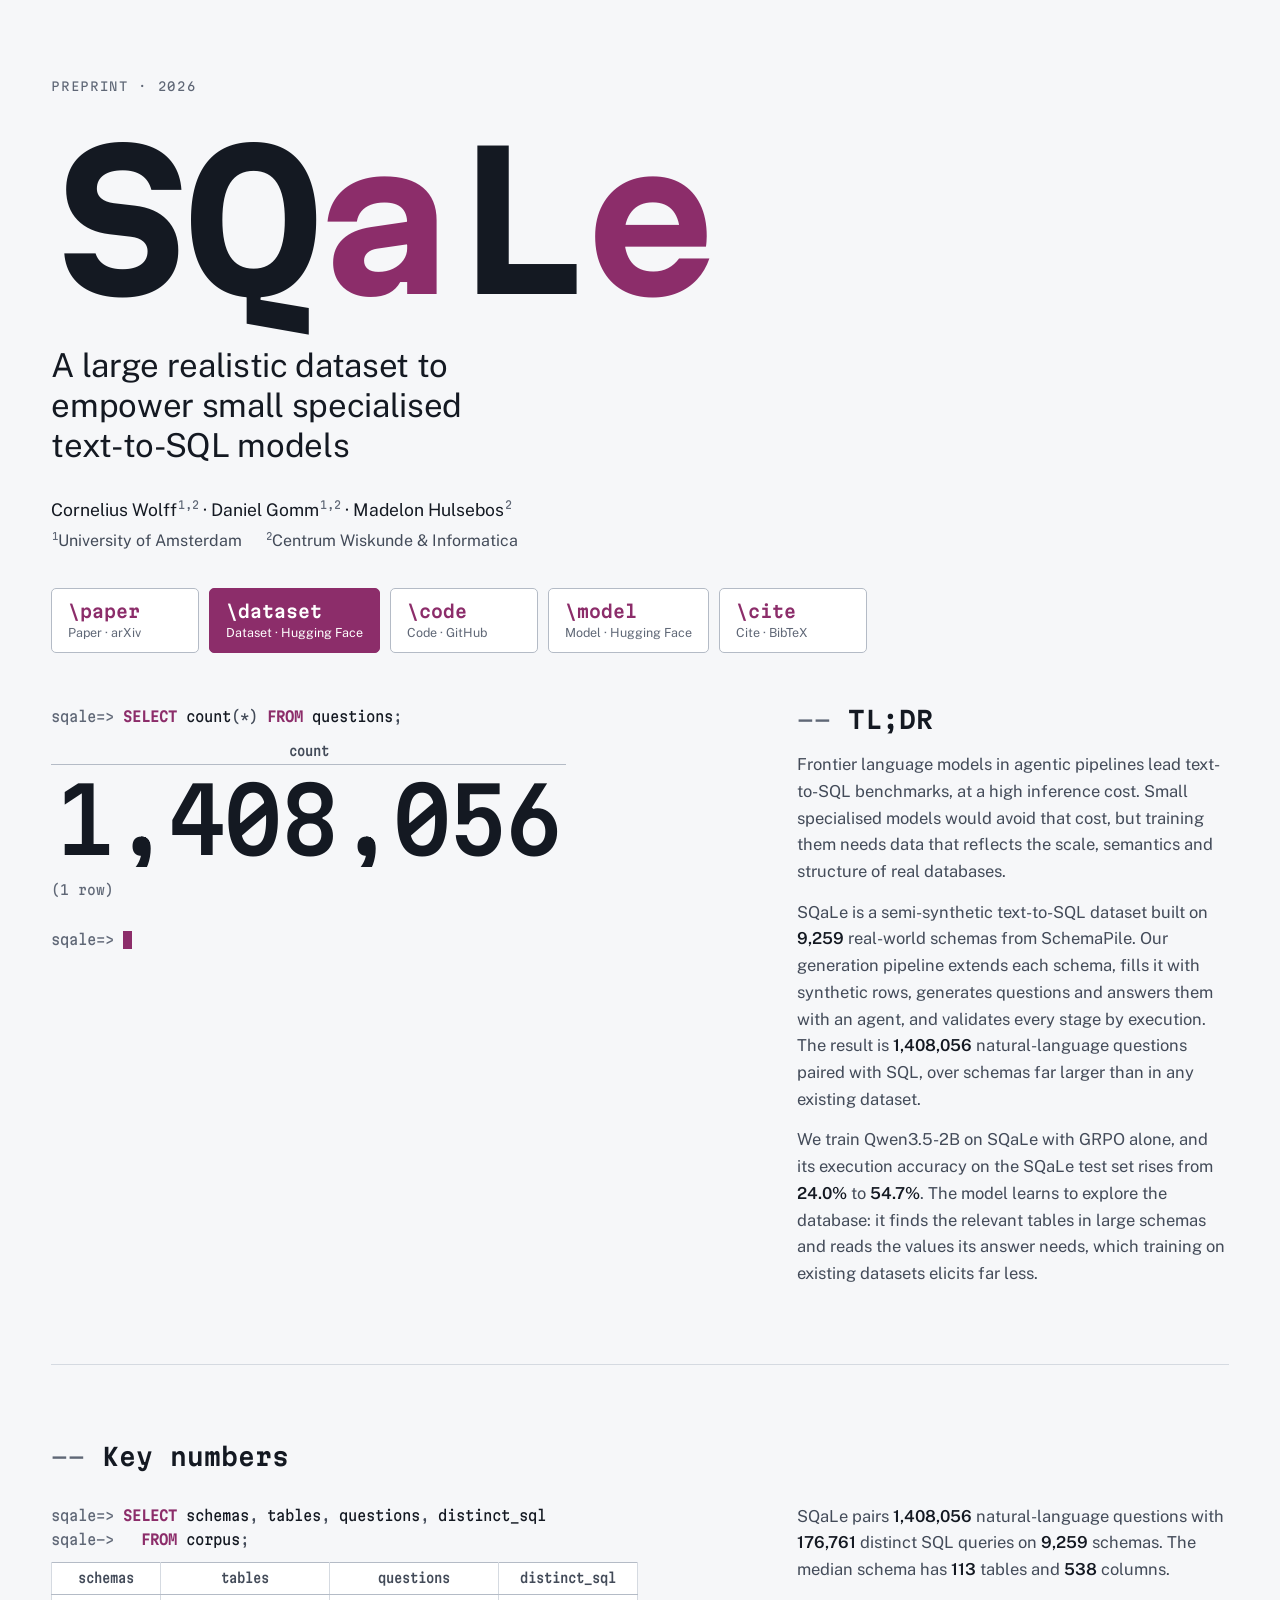
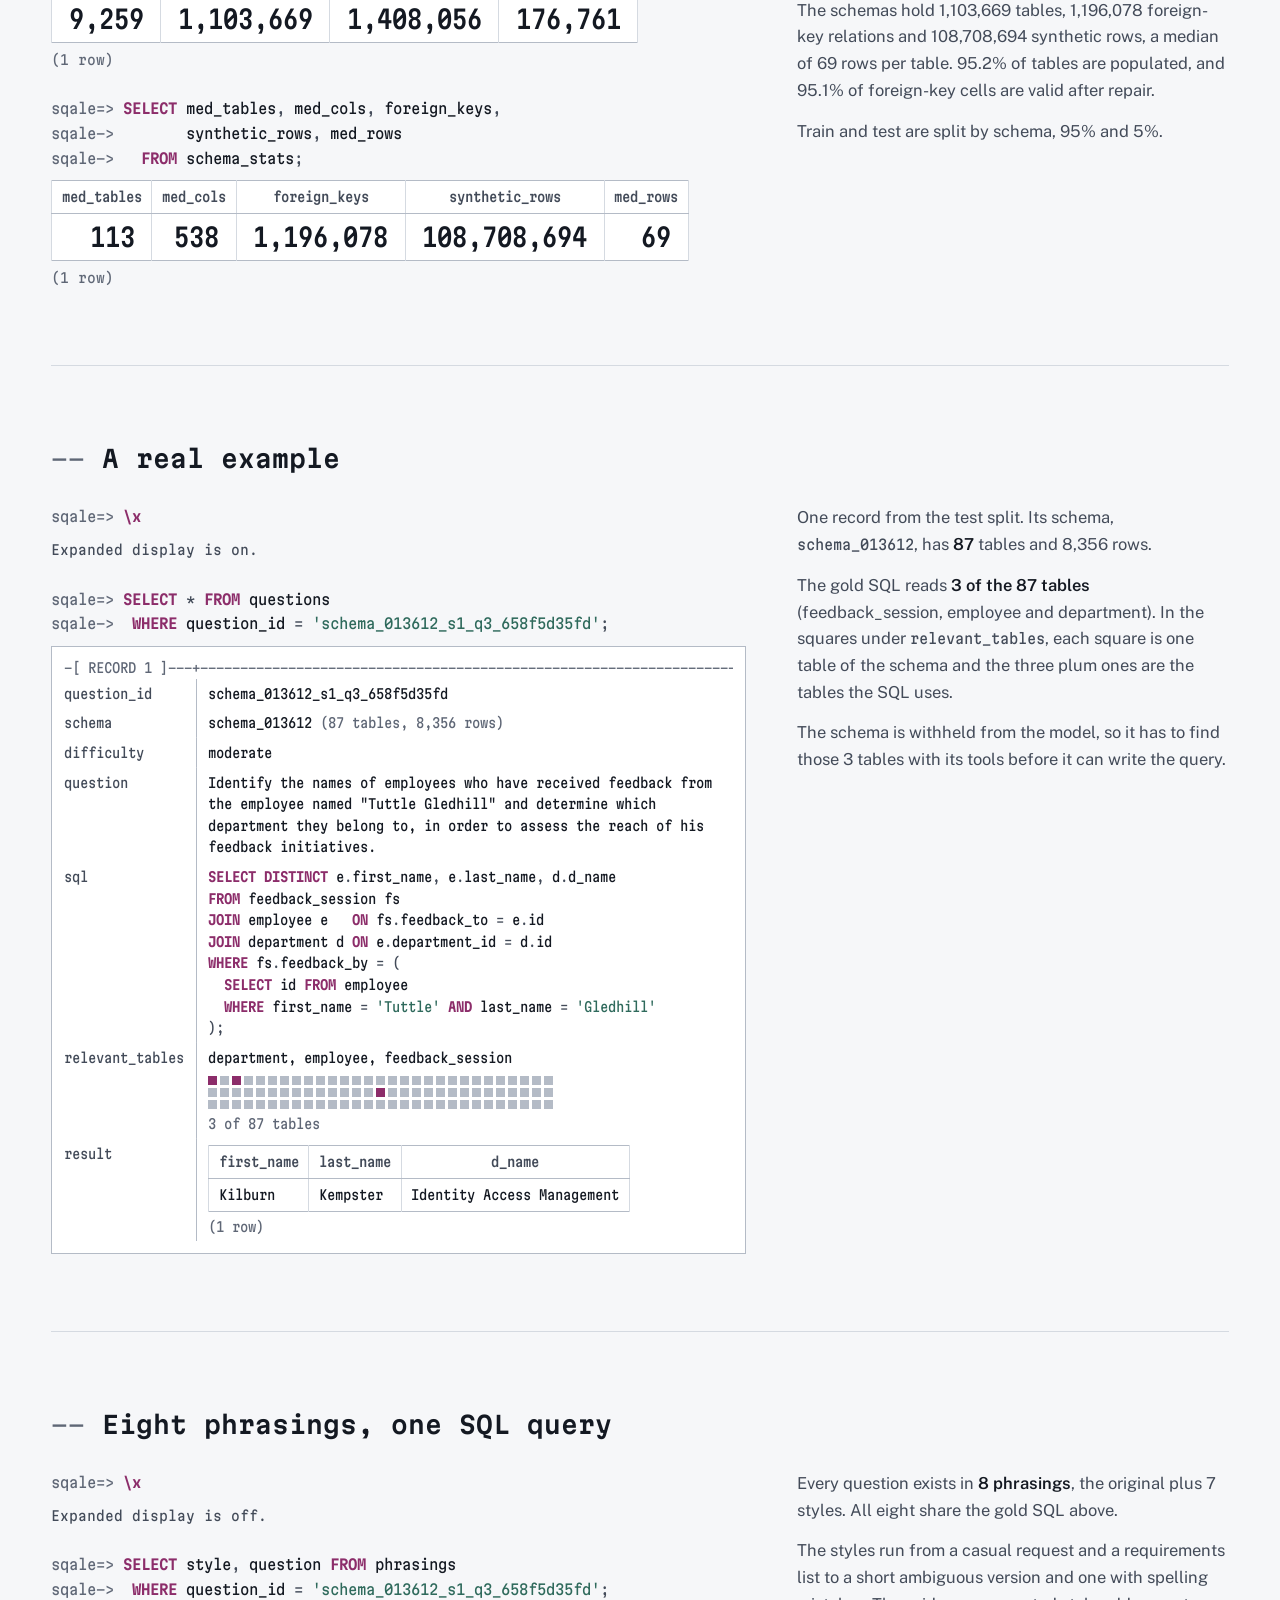
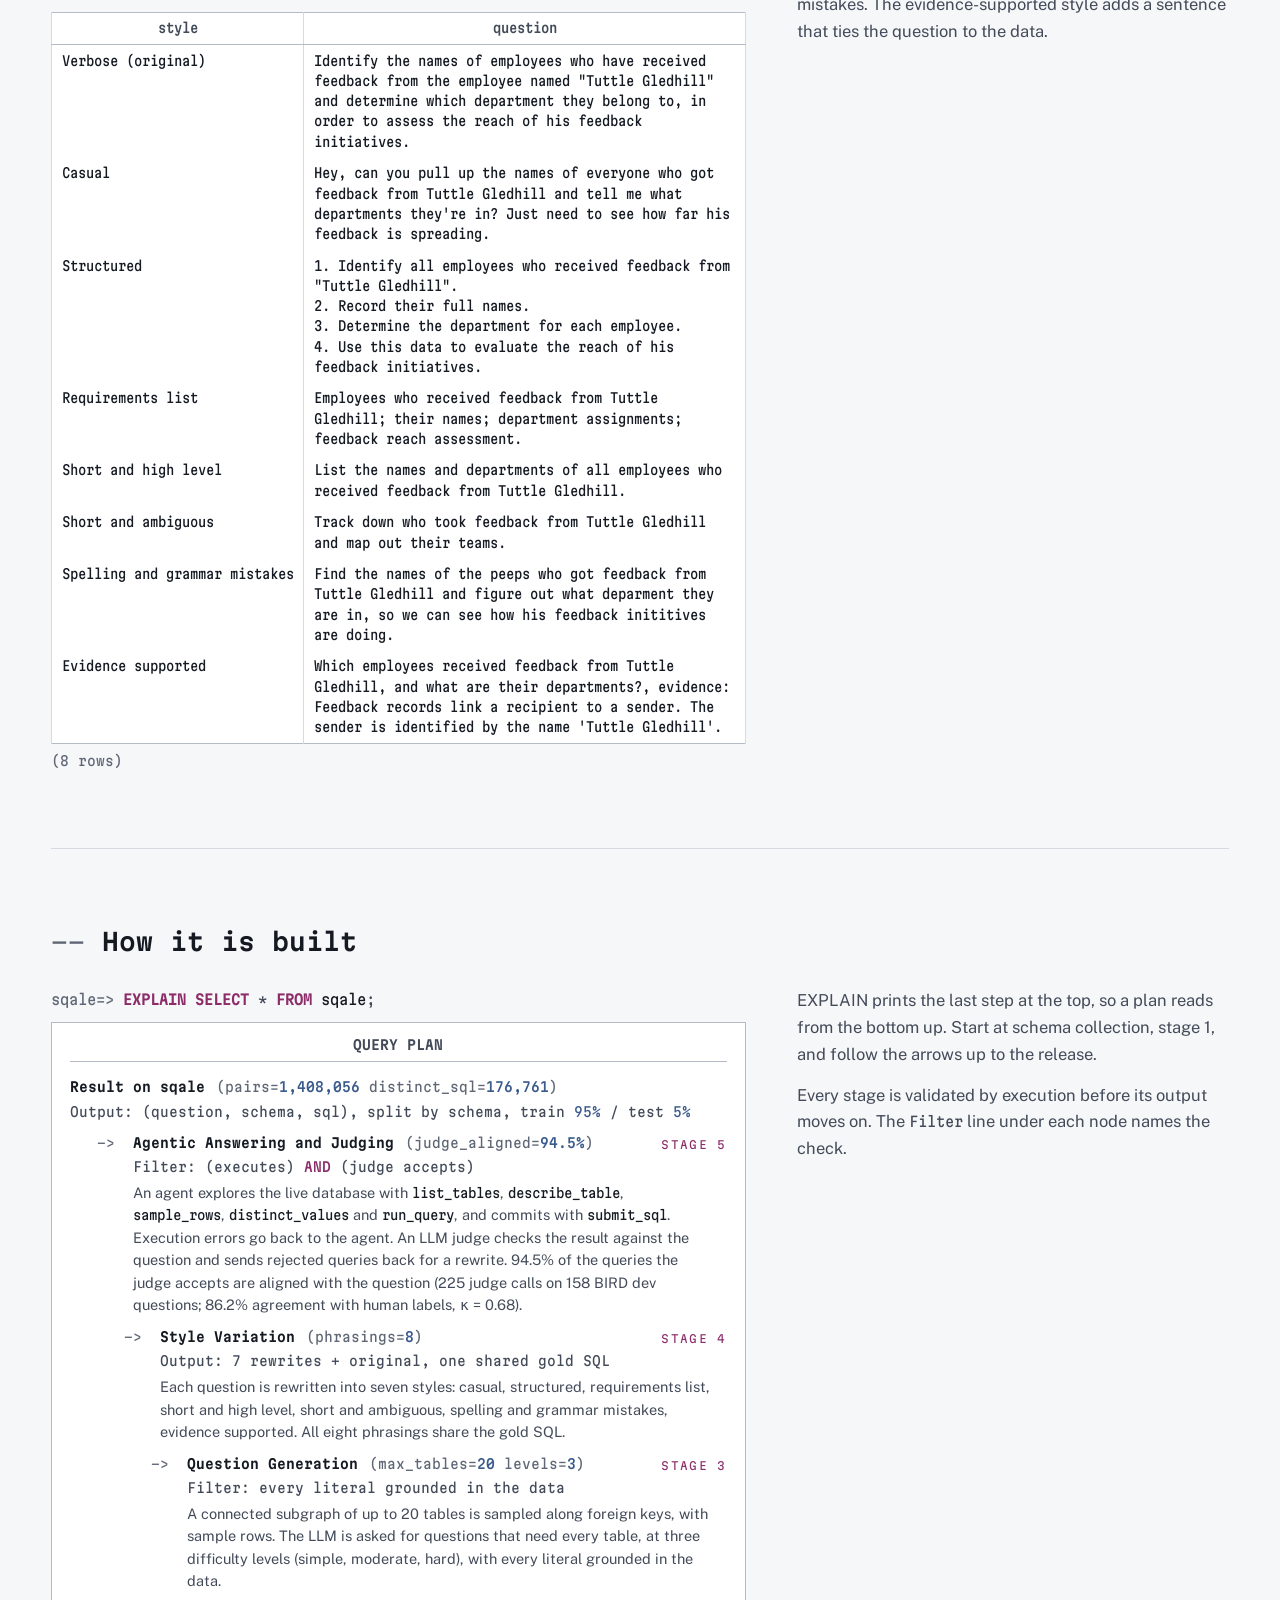
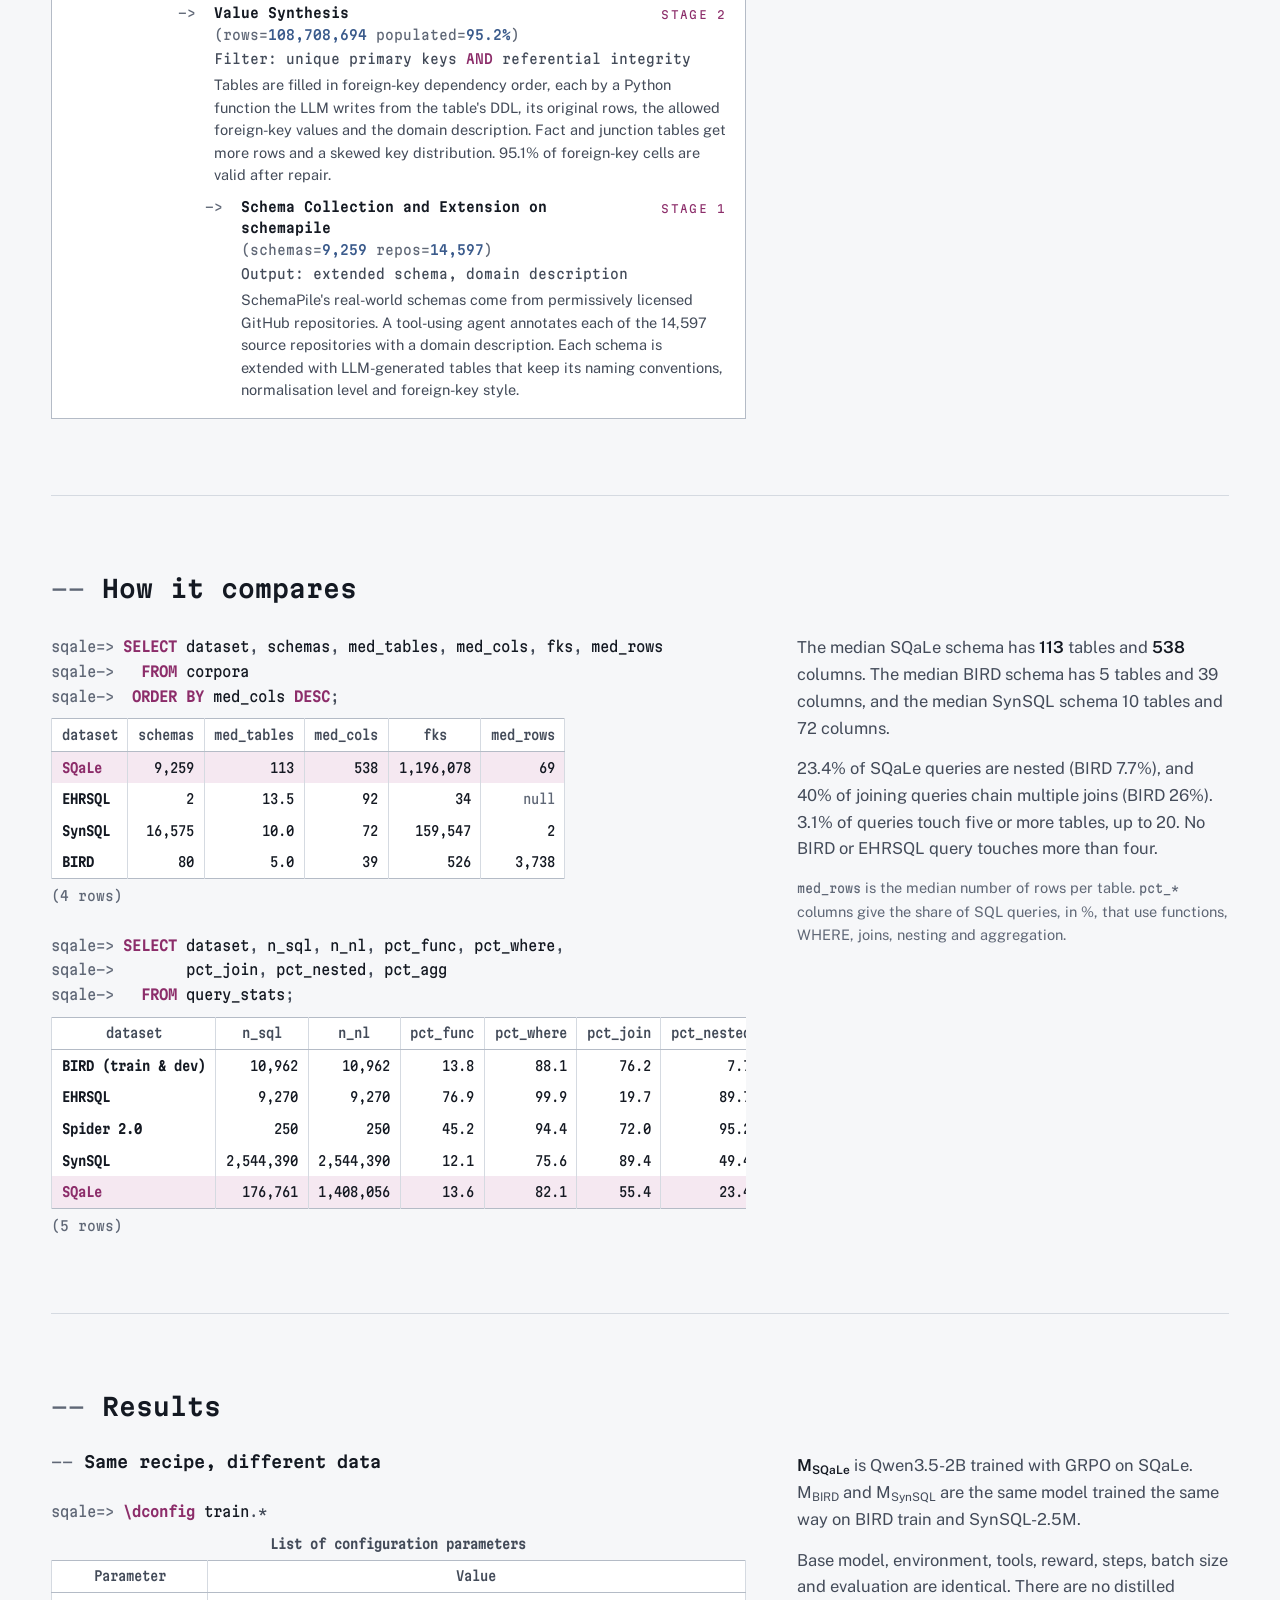
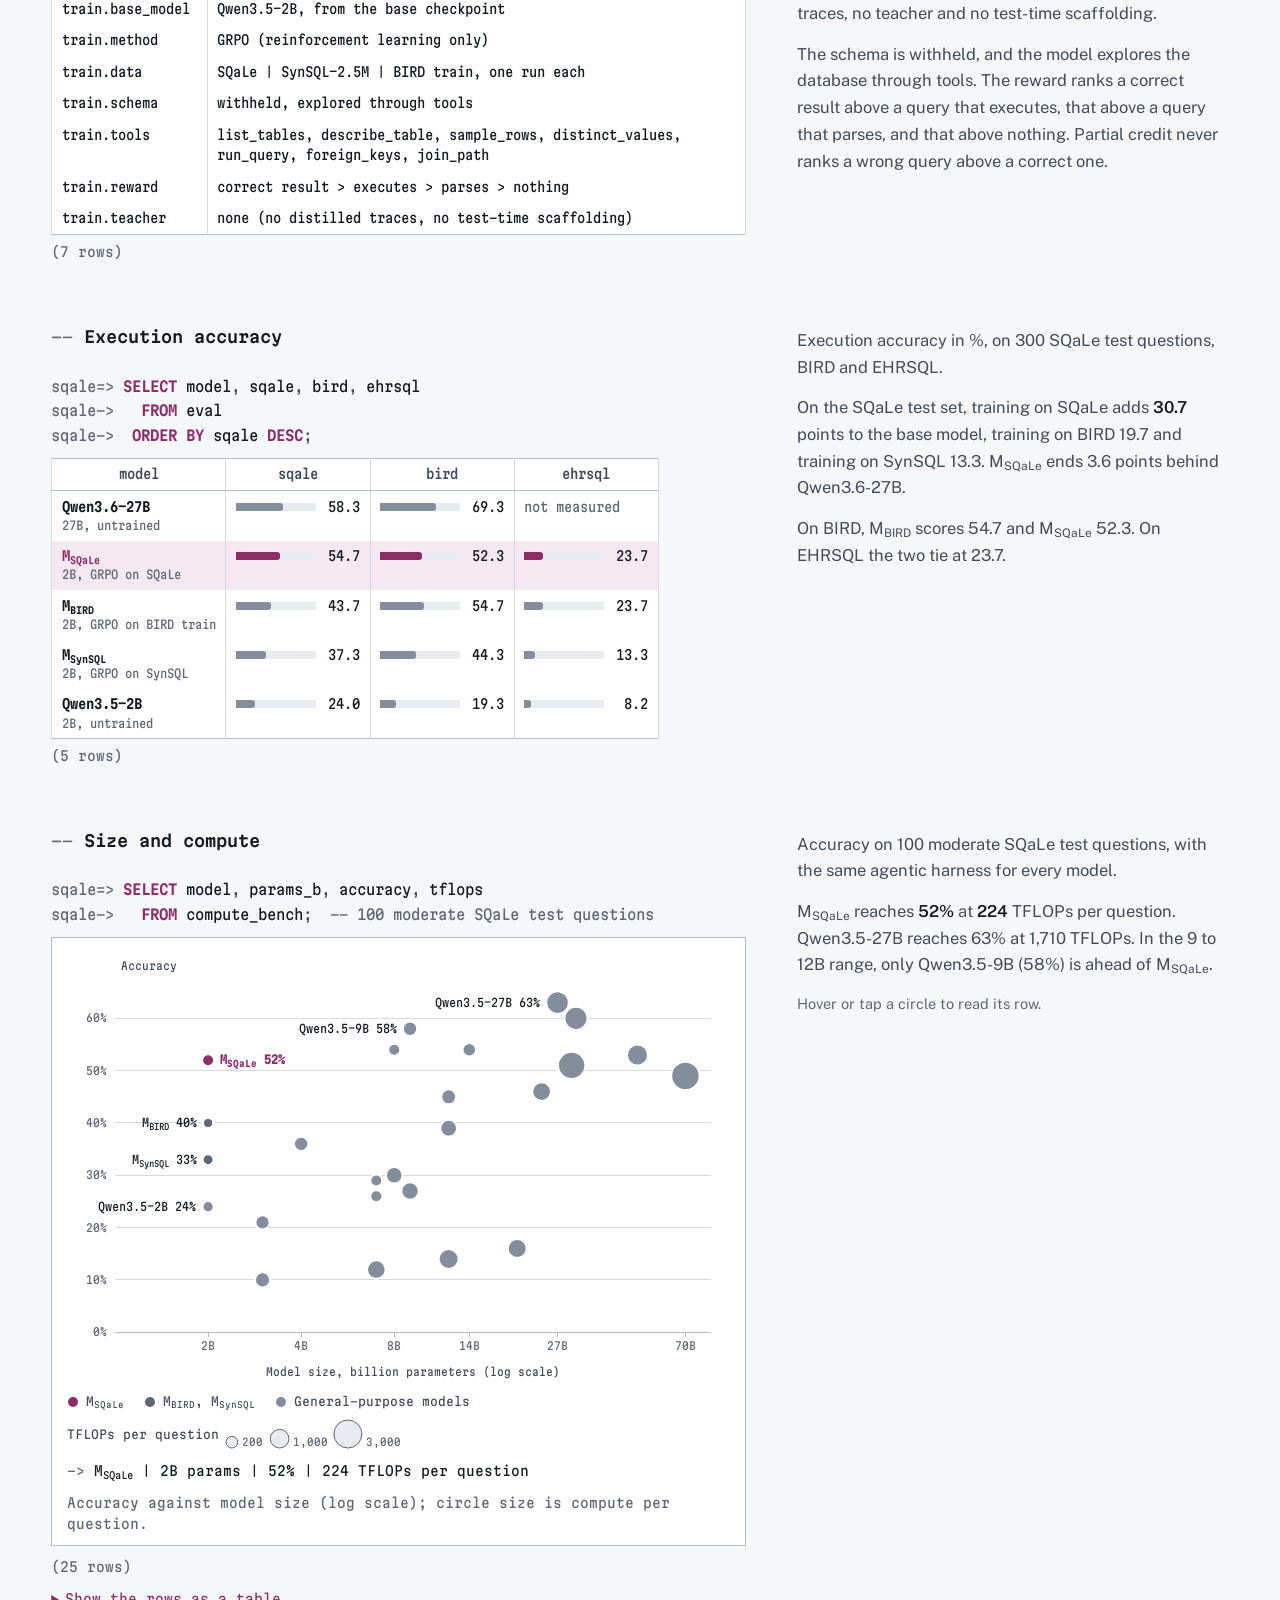
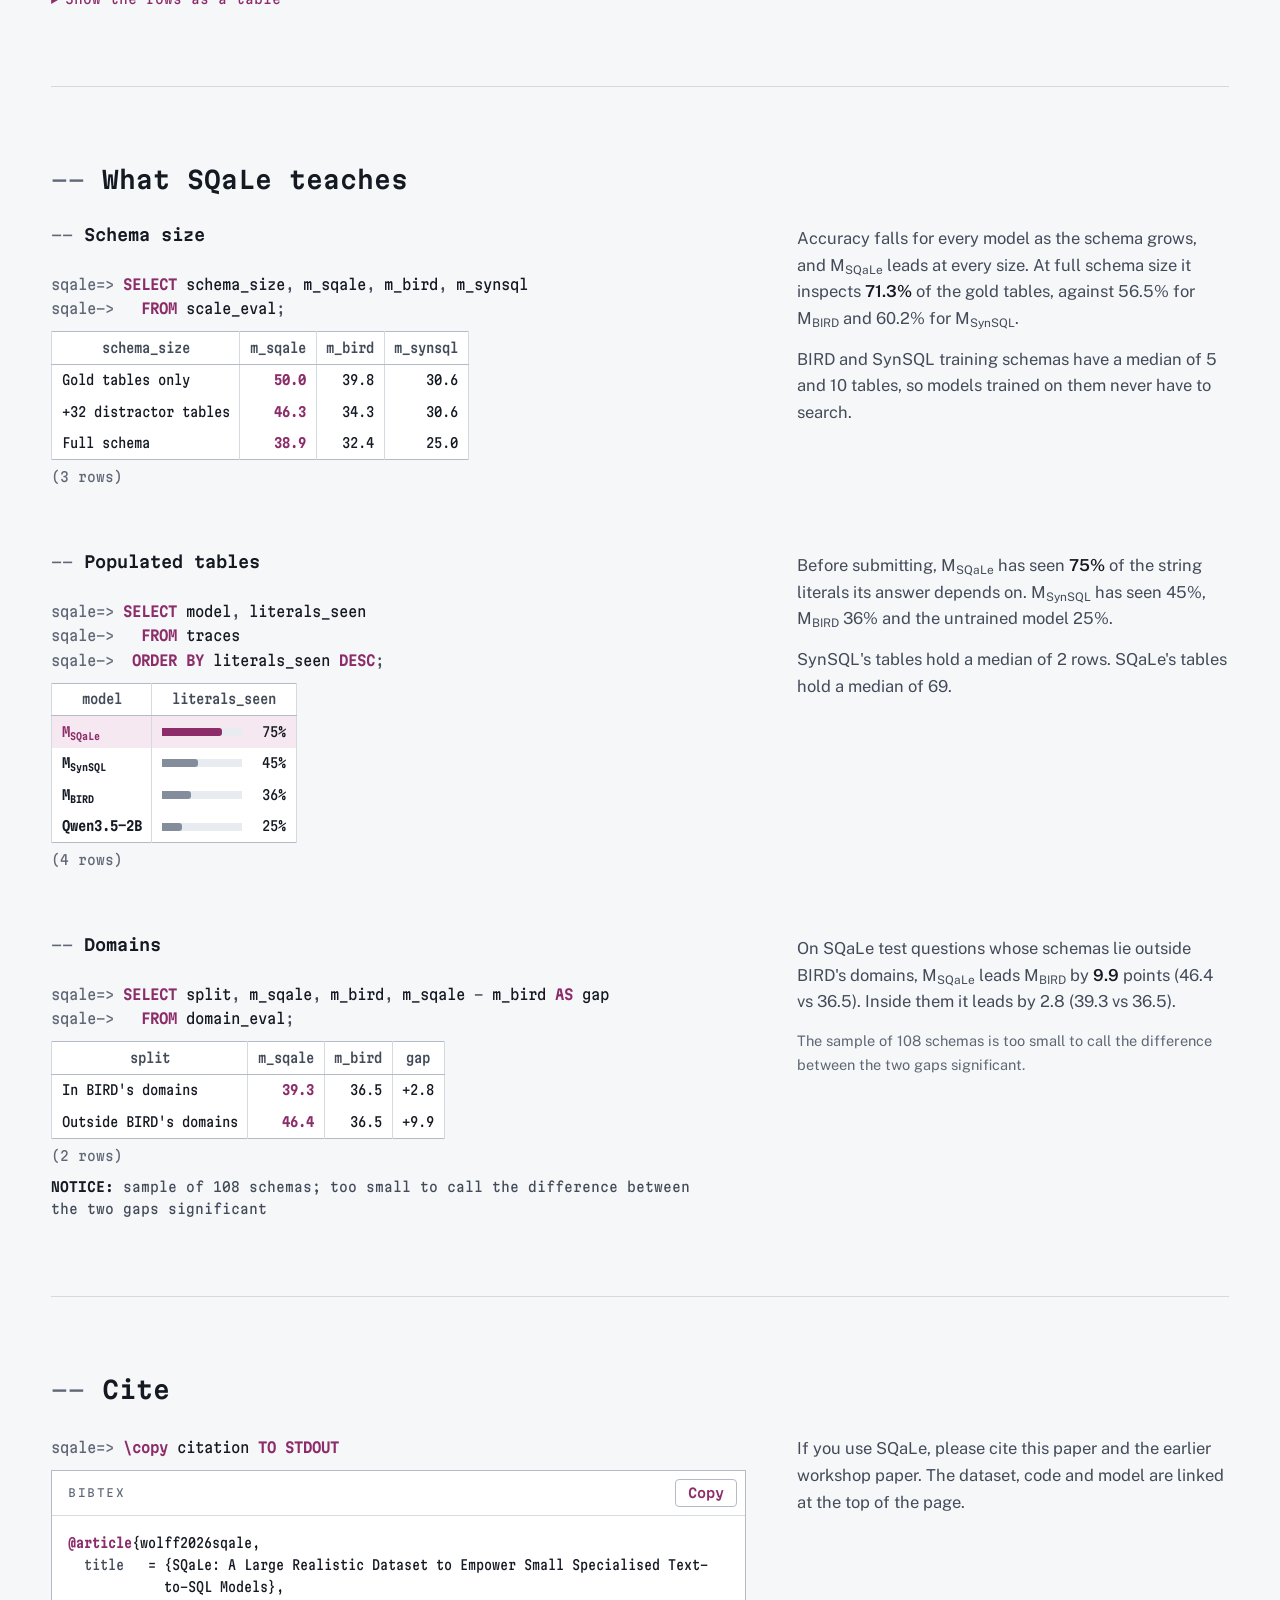
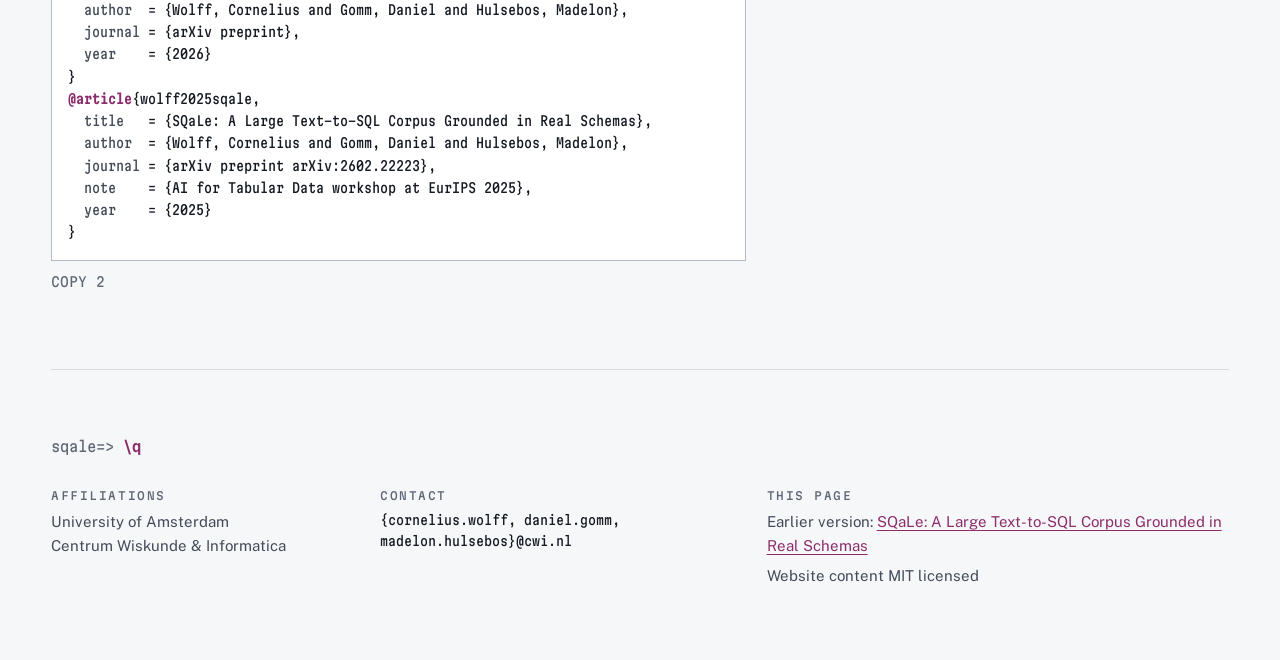
<file: mockup/query-session.html>
<!doctype html>
<html lang="en">
<head>
<meta charset="utf-8">
<meta name="robots" content="noindex, follow">
<meta name="viewport" content="width=device-width, initial-scale=1, viewport-fit=cover">
<title>SQaLe dataset</title>
<meta name="description" content="SQaLe is a semi-synthetic text-to-SQL dataset of 1,408,056 natural-language questions paired with SQL on 9,259 real-world database schemas.">
<link rel="preconnect" href="https://fonts.googleapis.com">
<link rel="preconnect" href="https://fonts.gstatic.com" crossorigin>
<link rel="stylesheet" href="https://fonts.googleapis.com/css2?family=Martian+Mono:wdth,wght@75..112.5,100..800&family=Public+Sans:ital,wght@0,300..700;1,300..700&display=swap">
<style>
/*
  Design plan: "Query Session"
  Layout: the page is a typeset psql session. Every section is an SQL-comment <h2>, then a
  query at the sqale=> prompt and its rendered result on a white result sheet (left column),
  with short proportional prose alongside (right column). On phones the prose stacks under
  each query and result tables scroll inside their own container.
  Colours (light / dark):
    paper   #F6F7F9 / #11151C   ground
    ink     #141922 / #E3E7ED   text
    chrome  #5F6776 / #8C95A3   psql chrome: prompts, borders, (n rows)
    rule    #D5DAE1 / #283040   box-drawing lines
    plum    #8C2D6A / #E58BC4   the single accent: SQL keywords, M_SQaLe, links
    derived string #2F6A5C / #8DCBB9, number #3B5B8C / #A3BBE3 (syntax only)
  Type: Martian Mono for prompts, queries, results and display (wdth 75-87.5 in tables,
  112.5 for the name); Public Sans for prose.
*/
:root{
  --bg:#F6F7F9;
  --surface:#FFFFFF;
  --fg:#141922;
  --fg-2:#434B59;
  --muted:#5F6776;
  --rule:#D5DAE1;
  --rule-2:#B4BBC6;
  --accent:#8C2D6A;
  --accent-tint:#F5E8F1;
  --accent-ink:#FFFFFF;
  --str:#2F6A5C;
  --num:#3B5B8C;
  --bar:#848D9C;
  --bar-2:#5F6878;
  --track:#E8EBEF;
  color-scheme:light;

  --mono:"Martian Mono", ui-monospace, "SFMono-Regular", Menlo, Consolas, "Liberation Mono", monospace;
  --sans:"Public Sans", system-ui, -apple-system, "Segoe UI", "Helvetica Neue", Arial, sans-serif;
  --fs-label:12px;
  --fs-res:13.5px;
  --fs-q:14.5px;
  --fs-prose:16.5px;
  --fs-h2:clamp(19px, 1.2rem + .5vw, 24px);
  --fs-h3:16px;
}
@media (prefers-color-scheme: dark){
  :root:not([data-theme="light"]){
    --bg:#11151C;
    --surface:#161B24;
    --fg:#E3E7ED;
    --fg-2:#B3BAC5;
    --muted:#8C95A3;
    --rule:#283040;
    --rule-2:#3A4354;
    --accent:#E58BC4;
    --accent-tint:#2A1B27;
    --accent-ink:#11151C;
    --str:#8DCBB9;
    --num:#A3BBE3;
    --bar:#5F6B7E;
    --bar-2:#98A2B3;
    --track:#212835;
    color-scheme:dark;
  }
}
:root[data-theme="dark"]{
  --bg:#11151C;
  --surface:#161B24;
  --fg:#E3E7ED;
  --fg-2:#B3BAC5;
  --muted:#8C95A3;
  --rule:#283040;
  --rule-2:#3A4354;
  --accent:#E58BC4;
  --accent-tint:#2A1B27;
  --accent-ink:#11151C;
  --str:#8DCBB9;
  --num:#A3BBE3;
  --bar:#5F6B7E;
  --bar-2:#98A2B3;
  --track:#212835;
  color-scheme:dark;
}
*,*::before,*::after{box-sizing:border-box}
html{-webkit-text-size-adjust:100%;text-size-adjust:100%}
body{
  margin:0;
  background:var(--bg);
  color:var(--fg);
  font-family:var(--sans);
  font-size:var(--fs-prose);
  line-height:1.6;
  -webkit-font-smoothing:antialiased;
}
a{color:var(--accent);text-decoration-thickness:1px;text-underline-offset:.2em}
a:hover{text-decoration-thickness:2px}
:focus-visible{outline:2px solid var(--accent);outline-offset:3px;border-radius:2px}
sub{font-size:.72em;line-height:0;vertical-align:-.28em}
code{font-family:var(--mono);font-size:.86em;font-stretch:87.5%}
p{margin:0}

.wrap{
  max-width:1280px;
  margin-inline:auto;
  padding-inline:clamp(16px, 4vw, 56px);
}

/* ---------- Hero ---------- */
.hero{padding-block:clamp(36px, 6vw, 88px) clamp(28px, 4vw, 56px);display:grid;gap:clamp(20px, 2.4vw, 32px)}
.status{
  font-family:var(--mono);font-size:var(--fs-label);font-stretch:100%;
  letter-spacing:.14em;text-transform:uppercase;color:var(--muted);
  display:flex;flex-wrap:wrap;gap:.6em 1.2em;align-items:center;
}
.status .db{letter-spacing:.02em;text-transform:none}
h1{margin:0;display:grid;gap:clamp(14px, 1.8vw, 26px)}
.name{
  font-family:var(--mono);font-stretch:112.5%;font-weight:700;
  font-size:clamp(72px, 14.5vw, 196px);line-height:1;letter-spacing:-.035em;padding-bottom:.05em;
  color:var(--fg);
}
.name .lc{color:var(--accent)}
.subtitle{
  font-family:var(--sans);font-weight:400;
  font-size:clamp(21px, 1rem + 1.4vw, 33px);line-height:1.22;letter-spacing:-.01em;
  max-width:28ch;text-wrap:balance;color:var(--fg);
}
.byline{display:grid;gap:4px;font-size:16px;color:var(--fg-2)}
.authors{font-size:17.5px;color:var(--fg)}
.authors sup,.affs sup{font-family:var(--mono);font-size:.62em;font-stretch:87.5%;color:var(--muted);margin-left:1px}
.affs{display:flex;flex-wrap:wrap;gap:0 1.4em}

.meta{display:flex;flex-wrap:wrap;gap:10px;padding-top:4px}
.mc{
  display:grid;gap:3px;min-width:9.25rem;
  padding:11px 16px 10px;
  border:1px solid var(--rule-2);border-radius:5px;
  background:var(--surface);color:var(--fg);text-decoration:none;
  transition:border-color .15s, background-color .15s;
}
.mc .cmd{font-family:var(--mono);font-size:17px;font-weight:600;font-stretch:100%;color:var(--accent);line-height:1.3}
.mc .lbl{font-size:12.5px;color:var(--muted);line-height:1.3}
.mc:hover{border-color:var(--accent);background:var(--accent-tint)}
.mc.primary{background:var(--accent);border-color:var(--accent)}
.mc.primary .cmd,.mc.primary .lbl{color:var(--accent-ink)}
.mc.primary:hover{background:var(--fg);border-color:var(--fg)}
.mc.primary:hover .cmd,.mc.primary:hover .lbl{color:var(--bg)}

/* ---------- Section frame ---------- */
.sec{
  display:grid;gap:clamp(20px, 2.4vw, 30px);
  padding-block:clamp(44px, 6vw, 84px);
  border-top:1px solid var(--rule);
}
.row{
  display:grid;
  grid-template-columns:minmax(0, 1fr) minmax(0, 27rem);
  gap:clamp(24px, 4vw, 64px);
  align-items:start;
}
.row > *,.sec > *,.stack > *,.hero > *,h1 > *{min-width:0}
div[id^="r-"]{display:grid;gap:6px;min-width:0}
#r-count{gap:12px}
.stack{display:grid;gap:clamp(40px, 5vw, 64px)}
.cmt{
  margin:0;font-family:var(--mono);font-weight:600;font-stretch:100%;
  font-size:var(--fs-h2);line-height:1.3;color:var(--fg);text-wrap:balance;
}
.cmt .dd{color:var(--muted);font-weight:400}
h3.cmt{font-size:var(--fs-h3)}

/* ---------- Session: prompts, queries, output ---------- */
.sess{display:grid;gap:26px;min-width:0}
.cmd-block{display:grid;gap:10px;min-width:0}
.sess > *,.cmd-block > *{min-width:0}
.q{
  display:grid;grid-template-columns:max-content minmax(0, 1fr);column-gap:1ch;
  font-family:var(--mono);font-size:var(--fs-q);font-stretch:87.5%;line-height:1.7;
  color:var(--fg);white-space:pre-wrap;
}
.q .ps{color:var(--muted);-webkit-user-select:none;user-select:none}
.q code{font:inherit;white-space:pre-wrap;overflow-wrap:anywhere}
.k,.m{color:var(--accent);font-weight:600}
.s{color:var(--str)}
.n{color:var(--num)}
.c{color:var(--muted)}
.p{color:var(--fg-2)}
.out{font-family:var(--mono);font-size:var(--fs-res);font-stretch:87.5%;color:var(--fg-2);line-height:1.6}
.notice{font-family:var(--mono);font-size:var(--fs-res);font-stretch:87.5%;color:var(--fg-2);line-height:1.6;max-width:72ch}
.notice b{font-weight:600;color:var(--fg)}
.caret{
  display:inline-block;width:.62em;height:1.2em;vertical-align:-.25em;
  background:var(--accent);
  animation:blink 1.2s steps(1, end) infinite;
}
@keyframes blink{50%{opacity:0}}

/* ---------- psql result tables (\pset linestyle unicode, border 2) ---------- */
.res{overflow-x:auto;max-width:100%;-webkit-overflow-scrolling:touch}
.psql{
  border-collapse:collapse;
  font-family:var(--mono);font-size:var(--fs-res);font-stretch:80%;line-height:1.5;
  font-variant-numeric:tabular-nums;
  background:var(--surface);color:var(--fg);
  border:1px solid var(--rule-2);
}
.psql caption{
  caption-side:top;text-align:center;color:var(--fg-2);font-weight:600;padding-bottom:.4em;
}
.psql th,.psql td{
  padding:.42em 1.2ch;
  border-inline:1px solid var(--rule);
  text-align:left;vertical-align:top;
}
.psql th{font-weight:500;color:var(--fg-2);text-align:center;white-space:nowrap;border-bottom:1px solid var(--rule-2)}
.psql td.num{text-align:right;white-space:nowrap}
.psql td.nw{white-space:nowrap}
.psql td.wrapcell{white-space:pre-line;min-width:24ch;max-width:64ch}
.psql tr.ours td{background:var(--accent-tint)}
.psql .model{font-weight:600}
.psql tr.ours .model{color:var(--accent)}
.psql .sub2{display:block;font-weight:400;color:var(--muted);font-size:.88em}
.psql .null{color:var(--muted)}
.psql td.acc{color:var(--accent);font-weight:600}
.psql.full{width:100%}
.psql.big td{font-size:clamp(19px, .8rem + 1vw, 27px);font-stretch:75%;font-weight:500;padding:.28em 1.1ch;line-height:1.25}
.psql.plain{border:0;background:none}
.psql.plain th,.psql.plain td{border-inline:0;padding-inline:1ch}
.psql.plain th{border-bottom:1px solid var(--rule-2)}
.psql.cnt th{padding:.2em 1ch}
.psql.cnt td{font-size:clamp(44px, 1.6rem + 5vw, 96px);font-stretch:87.5%;font-weight:500;line-height:1.08;padding:.06em .08ch 0;letter-spacing:-.02em}
.rc{font-family:var(--mono);font-size:var(--fs-res);font-stretch:87.5%;color:var(--muted)}

/* inline bars inside cells */
.cb{display:grid;grid-template-columns:5rem 4.5ch;align-items:center;column-gap:1ch}
.cb .trk{display:block;height:8px;background:var(--track)}
.cb .fl{display:block;height:100%;background:var(--bar);border-radius:0 3px 3px 0}
.ours .cb .fl,.cb.ours .fl{background:var(--accent)}
.cb .v{text-align:right}

/* ---------- Expanded display (\x) ---------- */
.pane{background:var(--surface);border:1px solid var(--rule-2);min-width:0}
.xrec{
  display:grid;grid-template-columns:16ch 1ch minmax(0, 1fr);
  font-family:var(--mono);font-size:var(--fs-res);font-stretch:80%;line-height:1.6;
  padding:10px 1.5ch 12px;
}
.xrec > *{min-width:0}
.xrec .hd{white-space:nowrap;overflow:hidden;color:var(--muted)}
.xrec .f{color:var(--fg-2);padding-block:.3em;padding-right:1ch}
.xrec .sep{background:linear-gradient(var(--rule-2), var(--rule-2)) center / 1px 100% no-repeat}
.xrec .v{padding:.3em 0 .3em 1ch;white-space:pre-wrap;overflow-wrap:anywhere;color:var(--fg)}
.xrec .v.sql{white-space:pre-wrap}
.xrec .row-gap{grid-column:1 / -1;height:0}
.tmap{display:flex;flex-wrap:wrap;gap:3px;max-width:calc(29 * 12px);padding-top:.55em}
.tmap i{display:block;width:9px;height:9px;background:var(--rule-2)}
.tmap i.on{background:var(--accent)}
.tmap-cap{display:block;color:var(--muted);padding-top:.3em}
.mini{margin-top:.2em}

/* ---------- EXPLAIN plan ---------- */
.plan{
  --arw:4ch;--step:3ch;
  font-family:var(--mono);font-size:var(--fs-res);font-stretch:87.5%;line-height:1.55;
  padding:12px 2ch 16px;
}
.plan-head{text-align:center;color:var(--fg-2);font-weight:600;border-bottom:1px solid var(--rule-2);padding-bottom:.35em;margin-bottom:.4em}
.plan ol{list-style:none;margin:0;padding:0}
.plan ol ol{padding-left:var(--step)}
.node{display:grid;gap:0}
.nh{display:grid;grid-template-columns:var(--arw) minmax(0, 1fr);padding-top:.75em}
.root > .nh{grid-template-columns:0 minmax(0,1fr)}
.nh .arw{color:var(--muted)}
.nt{position:relative;display:flex;flex-wrap:wrap;gap:.1em 1.2ch;align-items:baseline;padding-right:9ch}
.nn{font-weight:600;color:var(--fg)}
.nf{color:var(--muted)}
.nf b{font-weight:500;color:var(--num)}
.st{position:absolute;top:.3em;right:0;font-size:11px;letter-spacing:.12em;text-transform:uppercase;color:var(--accent);font-stretch:100%}
.nd{display:grid;gap:.3em;padding-left:var(--arw);padding-top:.25em}
.root > .nd{padding-left:0}
.nd .fl{color:var(--fg-2)}
.nd .fl .k{font-weight:500}
.nd p{font-family:var(--sans);font-stretch:normal;font-size:14.5px;line-height:1.55;color:var(--fg-2);max-width:62ch}
.nd p code{font-size:.9em;color:var(--fg)}

/* ---------- Prose alongside ---------- */
.aside{display:grid;gap:14px;font-size:var(--fs-prose);line-height:1.62;color:var(--fg-2);max-width:60ch}
.aside strong{color:var(--fg);font-weight:600}
.aside .note{font-size:14.5px;color:var(--muted)}
.aside .cmt{margin-bottom:2px}

/* ---------- Chart ---------- */
.figpane{padding:14px 1.5ch 10px;display:grid;gap:10px}
.chart{width:100%;min-width:0}
.chart svg{display:block;width:100%;height:auto;overflow:visible}
.ch .grid{stroke:var(--rule);stroke-width:1;shape-rendering:crispEdges}
.ch .axis{stroke:var(--rule-2);stroke-width:1;shape-rendering:crispEdges}
.ch text{fill:var(--muted);font-family:var(--mono);font-size:11px;font-stretch:80%;font-variant-numeric:tabular-nums}
.ch text.lab{fill:var(--fg);font-size:11.5px}
.ch text.lab-ours{fill:var(--accent);font-weight:700;font-size:12px}
.ch text.ttl{fill:var(--fg-2)}
.c-ours{fill:var(--accent)}
.c-trained{fill:var(--bar-2)}
.c-base{fill:var(--bar)}
.ch .dot{stroke:var(--surface);stroke-width:2;transition:stroke .12s}
.ch .dot.on{stroke:var(--fg)}
.ch .hit{fill:var(--bg);fill-opacity:0;cursor:pointer}
.key{display:flex;flex-wrap:wrap;gap:8px 20px;align-items:center;font-family:var(--mono);font-size:12px;font-stretch:87.5%;color:var(--fg-2)}
.key > span{display:inline-flex;align-items:center;gap:7px}
.key svg{display:block;overflow:visible}
.key .ring{fill:var(--track);stroke:var(--muted);stroke-width:1}
.key text{fill:var(--muted);font-family:var(--mono);font-size:10.5px;font-stretch:80%}
.readout{font-family:var(--mono);font-size:var(--fs-res);font-stretch:87.5%;color:var(--fg);font-variant-numeric:tabular-nums;min-height:1.6em}
.readout .ps{color:var(--muted)}
details.tv summary{
  font-family:var(--mono);font-size:var(--fs-res);font-stretch:87.5%;color:var(--accent);
  cursor:pointer;width:max-content;max-width:100%;
}
details.tv[open] summary{margin-bottom:10px}

/* ---------- Citation ---------- */
.bibbar{display:flex;justify-content:space-between;align-items:center;gap:12px;padding:8px 8px 8px 2ch;border-bottom:1px solid var(--rule);font-family:var(--mono);font-size:11px;font-stretch:100%;letter-spacing:.14em;text-transform:uppercase;color:var(--muted)}
.bib{
  margin:0;padding:16px 2ch;overflow-x:auto;
  font-family:var(--mono);font-size:var(--fs-res);font-stretch:75%;line-height:1.65;color:var(--fg);
}
.bib .ln{display:block;white-space:pre-wrap;padding-left:12ch;text-indent:-12ch}
.bib .bk{color:var(--accent);font-weight:600}
.bib .bf{color:var(--fg-2)}
.copy{
  font-family:var(--mono);font-size:13px;font-weight:600;font-stretch:100%;
  color:var(--accent);background:var(--surface);
  border:1px solid var(--rule-2);border-radius:4px;
  padding:5px 12px;cursor:pointer;letter-spacing:0;text-transform:none;
}
.copy:hover{border-color:var(--accent);background:var(--accent-tint)}

/* ---------- Footer ---------- */
.foot{border-top:1px solid var(--rule);padding-block:clamp(36px, 5vw, 64px) clamp(40px, 6vw, 72px);display:grid;gap:28px}
.foot-grid{display:grid;grid-template-columns:minmax(0, 1fr) minmax(0, 1.2fr) minmax(0, 1.6fr);gap:24px 40px;font-size:15px;color:var(--fg-2)}
.foot-grid > div{display:grid;gap:6px;align-content:start;min-width:0}
.foot h2{margin:0;font-family:var(--mono);font-size:11px;font-weight:500;font-stretch:100%;letter-spacing:.14em;text-transform:uppercase;color:var(--muted)}
.foot .mono{font-family:var(--mono);font-size:13px;font-stretch:80%;color:var(--fg);overflow-wrap:anywhere;-webkit-user-select:all;user-select:all}

/* ---------- Responsive ---------- */
@media (max-width: 1020px){
  .row{grid-template-columns:minmax(0, 1fr)}
  .foot-grid{grid-template-columns:repeat(2, minmax(0, 1fr))}
  .foot-grid .wide{grid-column:1 / -1}
}
@media (max-width: 600px){
  :root{--fs-res:12.5px;--fs-q:13px;--fs-prose:16px}
  .plan{--arw:3ch;--step:1.5ch;padding-inline:1.25ch}
  .xrec{grid-template-columns:15.5ch 1ch minmax(0, 1fr);padding-inline:1ch}
  .mc{min-width:0;flex:1 1 calc(50% - 5px)}
  .foot-grid{grid-template-columns:minmax(0, 1fr)}
  .cb{grid-template-columns:4.5rem 4.5ch}
  .psql.big td{font-size:17px}
  .psql td.stl{white-space:normal;min-width:11ch}
}
@media (prefers-reduced-motion: reduce){
  .caret{animation:none}
  .mc,.ch .dot{transition:none}
}
</style>
</head>
<body>
<div class="wrap">

<header class="hero">
  <p class="status"><span>Preprint · 2026</span></p>
  <h1>
    <span class="name">SQ<span class="lc">a</span>L<span class="lc">e</span></span>
    <span class="subtitle">A large realistic dataset to empower small specialised text-to-SQL models</span>
  </h1>
  <div class="byline">
    <p class="authors">Cornelius Wolff<sup>1,2</sup> · Daniel Gomm<sup>1,2</sup> · Madelon Hulsebos<sup>2</sup></p>
    <p class="affs"><span><sup>1</sup>University of Amsterdam</span><span><sup>2</sup>Centrum Wiskunde &amp; Informatica</span></p>
  </div>
  <nav class="meta" aria-label="Project links">
    <!-- TODO: arXiv URL (then add target="_blank" rel="noopener") -->
    <a class="mc" href="#"><span class="cmd">\paper</span><span class="lbl">Paper · arXiv</span></a>
    <a class="mc primary" href="https://huggingface.co/datasets/trl-lab/SQaLe-2-text-to-SQL-Queries" target="_blank" rel="noopener"><span class="cmd">\dataset</span><span class="lbl">Dataset · Hugging Face</span></a>
    <a class="mc" href="https://github.com/trl-lab/SQaLe_2" target="_blank" rel="noopener"><span class="cmd">\code</span><span class="lbl">Code · GitHub</span></a>
    <a class="mc" href="https://huggingface.co/trl-lab/qwen3.5-2b-grpo-sqale" target="_blank" rel="noopener"><span class="cmd">\model</span><span class="lbl">Model · Hugging Face</span></a>
    <a class="mc" href="#cite"><span class="cmd">\cite</span><span class="lbl">Cite · BibTeX</span></a>
  </nav>
</header>

<section class="sec" id="tldr" aria-labelledby="h-tldr" style="border-top:0;padding-top:0">
  <div class="row">
    <div class="sess">
      <div class="cmd-block">
        <div class="q" data-q>SELECT count(*) FROM questions;</div>
        <div id="r-count"></div>
      </div>
      <div class="q" aria-hidden="true"><span class="ps">sqale=&gt;</span><code><span class="caret"></span></code></div>
    </div>
    <div class="aside">
      <h2 class="cmt" id="h-tldr"><span class="dd" aria-hidden="true">-- </span>TL;DR</h2>
      <p>Frontier language models in agentic pipelines lead text-to-SQL benchmarks, at a high inference cost. Small specialised models would avoid that cost, but training them needs data that reflects the scale, semantics and structure of real databases.</p>
      <p>SQaLe is a semi-synthetic text-to-SQL dataset built on <strong>9,259</strong> real-world schemas from SchemaPile. Our generation pipeline extends each schema, fills it with synthetic rows, generates questions and answers them with an agent, and validates every stage by execution. The result is <strong>1,408,056</strong> natural-language questions paired with SQL, over schemas far larger than in any existing dataset.</p>
      <p>We train Qwen3.5-2B on SQaLe with GRPO alone, and its execution accuracy on the SQaLe test set rises from <strong>24.0%</strong> to <strong>54.7%</strong>. The model learns to explore the database: it finds the relevant tables in large schemas and reads the values its answer needs, which training on existing datasets elicits far less.</p>
    </div>
  </div>
</section>

<section class="sec" id="numbers" aria-labelledby="h-numbers">
  <h2 class="cmt" id="h-numbers"><span class="dd" aria-hidden="true">-- </span>Key numbers</h2>
  <div class="row">
    <div class="sess">
      <div class="cmd-block">
        <div class="q" data-q>SELECT schemas, tables, questions, distinct_sql
  FROM corpus;</div>
        <div id="r-corpus"></div>
      </div>
      <div class="cmd-block">
        <div class="q" data-q>SELECT med_tables, med_cols, foreign_keys,
       synthetic_rows, med_rows
  FROM schema_stats;</div>
        <div id="r-schema"></div>
      </div>
    </div>
    <div class="aside">
      <p>SQaLe pairs <strong>1,408,056</strong> natural-language questions with <strong>176,761</strong> distinct SQL queries on <strong>9,259</strong> schemas. The median schema has <strong>113</strong> tables and <strong>538</strong> columns.</p>
      <p>The schemas hold 1,103,669 tables, 1,196,078 foreign-key relations and 108,708,694 synthetic rows, a median of 69 rows per table. 95.2% of tables are populated, and 95.1% of foreign-key cells are valid after repair.</p>
      <p>Train and test are split by schema, 95% and 5%.</p>
    </div>
  </div>
</section>

<section class="sec" id="example" aria-labelledby="h-example">
  <h2 class="cmt" id="h-example"><span class="dd" aria-hidden="true">-- </span>A real example</h2>
  <div class="row">
    <div class="sess">
      <div class="cmd-block">
        <div class="q" data-q>\x</div>
        <div class="out">Expanded display is on.</div>
      </div>
      <div class="cmd-block">
        <div class="q" data-q>SELECT * FROM questions
 WHERE question_id = 'schema_013612_s1_q3_658f5d35fd';</div>
        <div id="r-example"></div>
      </div>
    </div>
    <div class="aside">
      <p>One record from the test split. Its schema, <code>schema_013612</code>, has <strong>87</strong> tables and 8,356 rows.</p>
      <p>The gold SQL reads <strong>3 of the 87 tables</strong> (feedback_session, employee and department). In the squares under <code>relevant_tables</code>, each square is one table of the schema and the three plum ones are the tables the SQL uses.</p>
      <p>The schema is withheld from the model, so it has to find those 3 tables with its tools before it can write the query.</p>
    </div>
  </div>
</section>

<section class="sec" id="phrasings" aria-labelledby="h-phrasings">
  <h2 class="cmt" id="h-phrasings"><span class="dd" aria-hidden="true">-- </span>Eight phrasings, one SQL query</h2>
  <div class="row">
    <div class="sess">
      <div class="cmd-block">
        <div class="q" data-q>\x</div>
        <div class="out">Expanded display is off.</div>
      </div>
      <div class="cmd-block">
        <div class="q" data-q>SELECT style, question FROM phrasings
 WHERE question_id = 'schema_013612_s1_q3_658f5d35fd';</div>
        <div id="r-styles"></div>
      </div>
    </div>
    <div class="aside">
      <p>Every question exists in <strong>8 phrasings</strong>, the original plus 7 styles. All eight share the gold SQL above.</p>
      <p>The styles run from a casual request and a requirements list to a short ambiguous version and one with spelling mistakes. The evidence-supported style adds a sentence that ties the question to the data.</p>
    </div>
  </div>
</section>

<section class="sec" id="pipeline" aria-labelledby="h-pipeline">
  <h2 class="cmt" id="h-pipeline"><span class="dd" aria-hidden="true">-- </span>How it is built</h2>
  <div class="row">
    <div class="sess">
      <div class="cmd-block">
        <div class="q" data-q>EXPLAIN SELECT * FROM sqale;</div>
        <div class="pane plan" role="region" aria-label="The generation pipeline as a query plan, read from the bottom up">
          <div class="plan-head">QUERY PLAN</div>
          <ol>
            <li class="node root">
              <div class="nh"><span class="arw"></span><span class="nt"><span class="nn">Result on sqale</span><span class="nf">(pairs=<b>1,408,056</b> distinct_sql=<b>176,761</b>)</span></span></div>
              <div class="nd">
                <span class="fl">Output: (question, schema, sql), split by schema, train <span class="n">95%</span> / test <span class="n">5%</span></span>
              </div>
              <ol>
                <li class="node">
                  <div class="nh"><span class="arw">-&gt;</span><span class="nt"><span class="nn">Agentic Answering and Judging</span><span class="nf">(judge_aligned=<b>94.5%</b>)</span><span class="st">Stage 5</span></span></div>
                  <div class="nd">
                    <span class="fl">Filter: (executes) <span class="k">AND</span> (judge accepts)</span>
                    <p>An agent explores the live database with <code>list_tables</code>, <code>describe_table</code>, <code>sample_rows</code>, <code>distinct_values</code> and <code>run_query</code>, and commits with <code>submit_sql</code>. Execution errors go back to the agent. An LLM judge checks the result against the question and sends rejected queries back for a rewrite. 94.5% of the queries the judge accepts are aligned with the question (225 judge calls on 158 BIRD dev questions; 86.2% agreement with human labels, κ = 0.68).</p>
                  </div>
                  <ol>
                    <li class="node">
                      <div class="nh"><span class="arw">-&gt;</span><span class="nt"><span class="nn">Style Variation</span><span class="nf">(phrasings=<b>8</b>)</span><span class="st">Stage 4</span></span></div>
                      <div class="nd">
                        <span class="fl">Output: 7 rewrites + original, one shared gold SQL</span>
                        <p>Each question is rewritten into seven styles: casual, structured, requirements list, short and high level, short and ambiguous, spelling and grammar mistakes, evidence supported. All eight phrasings share the gold SQL.</p>
                      </div>
                      <ol>
                        <li class="node">
                          <div class="nh"><span class="arw">-&gt;</span><span class="nt"><span class="nn">Question Generation</span><span class="nf">(max_tables=<b>20</b> levels=<b>3</b>)</span><span class="st">Stage 3</span></span></div>
                          <div class="nd">
                            <span class="fl">Filter: every literal grounded in the data</span>
                            <p>A connected subgraph of up to 20 tables is sampled along foreign keys, with sample rows. The LLM is asked for questions that need every table, at three difficulty levels (simple, moderate, hard), with every literal grounded in the data.</p>
                          </div>
                          <ol>
                            <li class="node">
                              <div class="nh"><span class="arw">-&gt;</span><span class="nt"><span class="nn">Value Synthesis</span><span class="nf">(rows=<b>108,708,694</b> populated=<b>95.2%</b>)</span><span class="st">Stage 2</span></span></div>
                              <div class="nd">
                                <span class="fl">Filter: unique primary keys <span class="k">AND</span> referential integrity</span>
                                <p>Tables are filled in foreign-key dependency order, each by a Python function the LLM writes from the table's DDL, its original rows, the allowed foreign-key values and the domain description. Fact and junction tables get more rows and a skewed key distribution. 95.1% of foreign-key cells are valid after repair.</p>
                              </div>
                              <ol>
                                <li class="node">
                                  <div class="nh"><span class="arw">-&gt;</span><span class="nt"><span class="nn">Schema Collection and Extension on schemapile</span><span class="nf">(schemas=<b>9,259</b> repos=<b>14,597</b>)</span><span class="st">Stage 1</span></span></div>
                                  <div class="nd">
                                    <span class="fl">Output: extended schema, domain description</span>
                                    <p>SchemaPile's real-world schemas come from permissively licensed GitHub repositories. A tool-using agent annotates each of the 14,597 source repositories with a domain description. Each schema is extended with LLM-generated tables that keep its naming conventions, normalisation level and foreign-key style.</p>
                                  </div>
                                </li>
                              </ol>
                            </li>
                          </ol>
                        </li>
                      </ol>
                    </li>
                  </ol>
                </li>
              </ol>
            </li>
          </ol>
        </div>
      </div>
    </div>
    <div class="aside">
      <p>EXPLAIN prints the last step at the top, so a plan reads from the bottom up. Start at schema collection, stage 1, and follow the arrows up to the release.</p>
      <p>Every stage is validated by execution before its output moves on. The <code>Filter</code> line under each node names the check.</p>
    </div>
  </div>
</section>

<section class="sec" id="compare" aria-labelledby="h-compare">
  <h2 class="cmt" id="h-compare"><span class="dd" aria-hidden="true">-- </span>How it compares</h2>
  <div class="row">
    <div class="sess">
      <div class="cmd-block">
        <div class="q" data-q>SELECT dataset, schemas, med_tables, med_cols, fks, med_rows
  FROM corpora
 ORDER BY med_cols DESC;</div>
        <div id="r-compare"></div>
      </div>
      <div class="cmd-block">
        <div class="q" data-q>SELECT dataset, n_sql, n_nl, pct_func, pct_where,
       pct_join, pct_nested, pct_agg
  FROM query_stats;</div>
        <div id="r-qstats"></div>
      </div>
    </div>
    <div class="aside">
      <p>The median SQaLe schema has <strong>113</strong> tables and <strong>538</strong> columns. The median BIRD schema has 5 tables and 39 columns, and the median SynSQL schema 10 tables and 72 columns.</p>
      <p>23.4% of SQaLe queries are nested (BIRD 7.7%), and 40% of joining queries chain multiple joins (BIRD 26%). 3.1% of queries touch five or more tables, up to 20. No BIRD or EHRSQL query touches more than four.</p>
      <p class="note"><code>med_rows</code> is the median number of rows per table. <code>pct_*</code> columns give the share of SQL queries, in %, that use functions, WHERE, joins, nesting and aggregation.</p>
    </div>
  </div>
</section>

<section class="sec" id="results" aria-labelledby="h-results">
  <h2 class="cmt" id="h-results"><span class="dd" aria-hidden="true">-- </span>Results</h2>
  <div class="stack">
    <div class="row">
      <div class="sess">
        <h3 class="cmt"><span class="dd" aria-hidden="true">-- </span>Same recipe, different data</h3>
        <div class="cmd-block">
          <div class="q" data-q>\dconfig train.*</div>
          <div id="r-config"></div>
        </div>
      </div>
      <div class="aside">
        <p><strong>M<sub>SQaLe</sub></strong> is Qwen3.5-2B trained with GRPO on SQaLe. M<sub>BIRD</sub> and M<sub>SynSQL</sub> are the same model trained the same way on BIRD train and SynSQL-2.5M.</p>
        <p>Base model, environment, tools, reward, steps, batch size and evaluation are identical. There are no distilled traces, no teacher and no test-time scaffolding.</p>
        <p>The schema is withheld, and the model explores the database through tools. The reward ranks a correct result above a query that executes, that above a query that parses, and that above nothing. Partial credit never ranks a wrong query above a correct one.</p>
      </div>
    </div>

    <div class="row">
      <div class="sess">
        <h3 class="cmt"><span class="dd" aria-hidden="true">-- </span>Execution accuracy</h3>
        <div class="cmd-block">
          <div class="q" data-q>SELECT model, sqale, bird, ehrsql
  FROM eval
 ORDER BY sqale DESC;</div>
          <div id="r-matrix"></div>
        </div>
      </div>
      <div class="aside">
        <p>Execution accuracy in %, on 300 SQaLe test questions, BIRD and EHRSQL.</p>
        <p>On the SQaLe test set, training on SQaLe adds <strong>30.7</strong> points to the base model, training on BIRD 19.7 and training on SynSQL 13.3. M<sub>SQaLe</sub> ends 3.6 points behind Qwen3.6-27B.</p>
        <p>On BIRD, M<sub>BIRD</sub> scores 54.7 and M<sub>SQaLe</sub> 52.3. On EHRSQL the two tie at 23.7.</p>
      </div>
    </div>

    <div class="row">
      <div class="sess">
        <h3 class="cmt"><span class="dd" aria-hidden="true">-- </span>Size and compute</h3>
        <div class="cmd-block">
          <div class="q" data-q>SELECT model, params_b, accuracy, tflops
  FROM compute_bench;  -- 100 moderate SQaLe test questions</div>
          <figure class="pane figpane" style="margin:0" aria-labelledby="fig-cap">
            <div class="chart" id="pareto"></div>
            <div class="key" id="pareto-key"></div>
            <p class="readout" id="readout" aria-live="polite"></p>
            <figcaption id="fig-cap" class="rc">Accuracy against model size (log scale); circle size is compute per question.</figcaption>
          </figure>
          <p class="rc" id="pareto-rc"></p>
          <details class="tv">
            <summary>Show the rows as a table</summary>
            <div id="r-pareto"></div>
          </details>
        </div>
      </div>
      <div class="aside">
        <p>Accuracy on 100 moderate SQaLe test questions, with the same agentic harness for every model.</p>
        <p>M<sub>SQaLe</sub> reaches <strong>52%</strong> at <strong>224</strong> TFLOPs per question. Qwen3.5-27B reaches 63% at 1,710 TFLOPs. In the 9 to 12B range, only Qwen3.5-9B (58%) is ahead of M<sub>SQaLe</sub>.</p>
        <p class="note">Hover or tap a circle to read its row.</p>
      </div>
    </div>
  </div>
</section>

<section class="sec" id="findings" aria-labelledby="h-findings">
  <h2 class="cmt" id="h-findings"><span class="dd" aria-hidden="true">-- </span>What SQaLe teaches</h2>
  <div class="stack">
    <div class="row">
      <div class="sess">
        <h3 class="cmt"><span class="dd" aria-hidden="true">-- </span>Schema size</h3>
        <div class="cmd-block">
          <div class="q" data-q>SELECT schema_size, m_sqale, m_bird, m_synsql
  FROM scale_eval;</div>
          <div id="r-scale"></div>
        </div>
      </div>
      <div class="aside">
        <p>Accuracy falls for every model as the schema grows, and M<sub>SQaLe</sub> leads at every size. At full schema size it inspects <strong>71.3%</strong> of the gold tables, against 56.5% for M<sub>BIRD</sub> and 60.2% for M<sub>SynSQL</sub>.</p>
        <p>BIRD and SynSQL training schemas have a median of 5 and 10 tables, so models trained on them never have to search.</p>
      </div>
    </div>

    <div class="row">
      <div class="sess">
        <h3 class="cmt"><span class="dd" aria-hidden="true">-- </span>Populated tables</h3>
        <div class="cmd-block">
          <div class="q" data-q>SELECT model, literals_seen
  FROM traces
 ORDER BY literals_seen DESC;</div>
          <div id="r-literals"></div>
        </div>
      </div>
      <div class="aside">
        <p>Before submitting, M<sub>SQaLe</sub> has seen <strong>75%</strong> of the string literals its answer depends on. M<sub>SynSQL</sub> has seen 45%, M<sub>BIRD</sub> 36% and the untrained model 25%.</p>
        <p>SynSQL's tables hold a median of 2 rows. SQaLe's tables hold a median of 69.</p>
      </div>
    </div>

    <div class="row">
      <div class="sess">
        <h3 class="cmt"><span class="dd" aria-hidden="true">-- </span>Domains</h3>
        <div class="cmd-block">
          <div class="q" data-q>SELECT split, m_sqale, m_bird, m_sqale - m_bird AS gap
  FROM domain_eval;</div>
          <div id="r-domain"></div>
          <p class="notice"><b>NOTICE:</b>  sample of 108 schemas; too small to call the difference between the two gaps significant</p>
        </div>
      </div>
      <div class="aside">
        <p>On SQaLe test questions whose schemas lie outside BIRD's domains, M<sub>SQaLe</sub> leads M<sub>BIRD</sub> by <strong>9.9</strong> points (46.4 vs 36.5). Inside them it leads by 2.8 (39.3 vs 36.5).</p>
        <p class="note">The sample of 108 schemas is too small to call the difference between the two gaps significant.</p>
      </div>
    </div>
  </div>
</section>

<section class="sec" id="cite" aria-labelledby="h-cite">
  <h2 class="cmt" id="h-cite"><span class="dd" aria-hidden="true">-- </span>Cite</h2>
  <div class="row">
    <div class="sess">
      <div class="cmd-block">
        <div class="q" data-q>\copy citation TO STDOUT</div>
        <div class="pane bibpane">
          <div class="bibbar"><span>BibTeX</span><button class="copy" id="copy" type="button">Copy</button></div>
          <pre class="bib" id="bib" tabindex="0" aria-label="BibTeX entry"></pre>
        </div>
        <p class="rc">COPY 2</p>
      </div>
    </div>
    <div class="aside">
      <p>If you use SQaLe, please cite this paper and the earlier workshop paper. The dataset, code and model are linked at the top of the page.</p>
    </div>
  </div>
</section>

<footer class="foot">
  <div class="q" data-q>\q</div>
  <div class="foot-grid">
    <div>
      <h2>Affiliations</h2>
      <p>University of Amsterdam<br>Centrum Wiskunde &amp; Informatica</p>
    </div>
    <div>
      <h2>Contact</h2>
      <p class="mono">{cornelius.wolff, daniel.gomm, madelon.hulsebos}@cwi.nl</p>
    </div>
    <div class="wide">
      <h2>This page</h2>
      <p>Earlier version: <a href="https://arxiv.org/abs/2602.22223" target="_blank" rel="noopener">SQaLe: A Large Text-to-SQL Corpus Grounded in Real Schemas</a></p>
      <p>Website content MIT licensed</p>
    </div>
  </div>
</footer>

</div>

<script src="assets/sqale-data.js"></script>
<script>
(function () {
  "use strict";
  var D = window.SQALE;
  if (!D) return;

  var $ = function (s) { return document.querySelector(s); };
  var fmt = function (n) { return n.toLocaleString("en-US"); };
  var f1 = function (n) { return n.toFixed(1); };
  function esc(s) {
    return String(s).replace(/[&<>"]/g, function (c) {
      return { "&": "&amp;", "<": "&lt;", ">": "&gt;", '"': "&quot;" }[c];
    });
  }
  function mname(m) {
    var k = /^M_(.+)$/.exec(m);
    return k ? "M<sub>" + esc(k[1]) + "</sub>" : esc(m);
  }

  /* ---- tiny SQL highlighter ---- */
  var KW = {};
  "SELECT DISTINCT FROM WHERE JOIN ON AND OR AS ORDER BY DESC ASC EXPLAIN TO STDOUT IN NOT NULL IS LIMIT GROUP"
    .split(" ").forEach(function (w) { KW[w] = 1; });
  var TOK = /(--[^\n]*)|('(?:[^']|'')*')|(\\[A-Za-z]+)|([A-Za-z_][A-Za-z0-9_]*)|(\d+(?:\.\d+)?)|(\s+)|([\s\S])/g;
  function hl(src) {
    var out = "", m;
    TOK.lastIndex = 0;
    while ((m = TOK.exec(src))) {
      if (m[1]) out += '<span class="c">' + esc(m[1]) + "</span>";
      else if (m[2]) out += '<span class="s">' + esc(m[2]) + "</span>";
      else if (m[3]) out += '<span class="m">' + esc(m[3]) + "</span>";
      else if (m[4]) out += KW[m[4]] ? '<span class="k">' + m[4] + "</span>" : esc(m[4]);
      else if (m[5]) out += '<span class="n">' + m[5] + "</span>";
      else if (m[6]) out += m[6];
      else out += '<span class="p">' + esc(m[7]) + "</span>";
    }
    return out;
  }

  /* ---- prompts: sqale=> for the first line, sqale-> for continuation lines ---- */
  Array.prototype.forEach.call(document.querySelectorAll("[data-q]"), function (el) {
    var lines = el.textContent.split("\n");
    el.innerHTML = lines.map(function (l, i) {
      return '<span class="ps" aria-hidden="true">sqale' + (i ? "-&gt;" : "=&gt;") + "</span><code>" + hl(l) + "</code>";
    }).join("");
  });

  /* ---- psql table builder ---- */
  function ptable(o) {
    var n = o.rows.length;
    var h = '<div class="res" role="region" tabindex="0" aria-label="' + esc(o.label) + '">' +
      '<table class="psql ' + (o.cls || "") + '">';
    if (o.caption) h += "<caption>" + o.caption + "</caption>";
    h += "<thead><tr>" + o.cols.map(function (c) { return '<th scope="col">' + c.h + "</th>"; }).join("") + "</tr></thead><tbody>";
    o.rows.forEach(function (r) {
      h += "<tr" + (r.cls ? ' class="' + r.cls + '"' : "") + ">" + r.c.map(function (v, i) {
        var cc = (o.cols[i].cls || "") + (r.cellCls && r.cellCls[i] ? " " + r.cellCls[i] : "");
        return "<td" + (cc ? ' class="' + cc + '"' : "") + ">" + v + "</td>";
      }).join("") + "</tr>";
    });
    h += "</tbody></table></div>";
    if (o.footer !== false) h += '<p class="rc">(' + n + " row" + (n === 1 ? "" : "s") + ")</p>";
    return h;
  }
  function bar(v, ours) {
    return '<span class="cb' + (ours ? " ours" : "") + '"><span class="trk"><span class="fl" style="width:' + v + '%"></span></span><span class="v">' + f1(v) + "</span></span>";
  }
  var NULL = '<span class="null" title="not measured">not measured</span>';
  var C = D.counts;

  /* count(*) */
  $("#r-count").innerHTML = ptable({
    label: "Number of questions", cls: "plain cnt",
    cols: [{ h: "count", cls: "num" }],
    rows: [{ c: [fmt(C.questions)] }]
  });

  /* key numbers */
  $("#r-corpus").innerHTML = ptable({
    label: "Corpus counts", cls: "big",
    cols: [{ h: "schemas", cls: "num" }, { h: "tables", cls: "num" }, { h: "questions", cls: "num" }, { h: "distinct_sql", cls: "num" }],
    rows: [{ c: [fmt(C.schemas), fmt(C.tables), fmt(C.questions), fmt(C.sql)] }]
  });
  $("#r-schema").innerHTML = ptable({
    label: "Schema statistics", cls: "big",
    cols: [{ h: "med_tables", cls: "num" }, { h: "med_cols", cls: "num" }, { h: "foreign_keys", cls: "num" }, { h: "synthetic_rows", cls: "num" }, { h: "med_rows", cls: "num" }],
    rows: [{ c: [fmt(C.medTables), fmt(C.medCols), fmt(C.fks), fmt(C.rowsPopulated), fmt(C.medRowsPerTable)] }]
  });

  /* expanded record */
  (function () {
    var ex = D.example, sc = D.schema;
    var goldSet = {};
    sc.gold.forEach(function (i) { goldSet[i] = 1; });
    var goldNames = sc.gold.map(function (i) { return sc.tables[i]; }).sort();
    var squares = sc.tables.map(function (t, i) {
      return '<i class="' + (goldSet[i] ? "on" : "") + '" title="' + esc(t) + '"></i>';
    }).join("");
    var mini = ptable({
      label: "Result of the gold SQL", cls: "",
      cols: ex.resultColumns.map(function (c) { return { h: esc(c), cls: "nw" }; }),
      rows: ex.result.map(function (r) { return { c: r.map(esc) }; }),
      footer: false
    });
    var fields = [
      ["question_id", esc(ex.id)],
      ["schema", esc(ex.schemaId) + ' <span class="c">(' + ex.numTables + " tables, " + fmt(sc.rows) + " rows)</span>"],
      ["difficulty", esc(ex.difficulty)],
      ["question", esc(D.styles[0].text)],
      ["sql", hl(ex.sqlPretty), "sql"],
      ["relevant_tables", esc(goldNames.join(", ")) +
        '<span class="tmap" role="img" aria-label="' + sc.gold.length + " of " + ex.numTables + ' tables in the schema are used by the SQL">' + squares + "</span>" +
        '<span class="tmap-cap">' + sc.gold.length + " of " + ex.numTables + " tables</span>"],
      ["result", '<div class="mini">' + mini + '</div><span class="tmap-cap">(' + ex.result.length + " row)</span>"]
    ];
    var dashes = new Array(240).join("-");
    var h = '<div class="pane xrec" role="region" aria-label="Expanded record for one SQaLe question">' +
      '<span class="hd" aria-hidden="true">-[ RECORD 1 ]' + dashes + '</span><span class="hd" aria-hidden="true">+</span><span class="hd" aria-hidden="true">' + dashes + "</span>";
    fields.forEach(function (f) {
      h += '<span class="f">' + f[0] + '</span><span class="sep" aria-hidden="true"></span><span class="v' + (f[2] ? " " + f[2] : "") + '">' + f[1] + "</span>";
    });
    h += "</div>";
    $("#r-example").innerHTML = h;
  })();

  /* phrasings */
  $("#r-styles").innerHTML = ptable({
    label: "Eight phrasings of the example question", cls: "full",
    cols: [{ h: "style", cls: "nw stl" }, { h: "question", cls: "wrapcell" }],
    rows: D.styles.map(function (s) { return { c: [esc(s.label), esc(s.text)] }; })
  });

  /* comparison */
  var cmp = D.compare.slice().sort(function (a, b) { return b.medCols - a.medCols; });
  $("#r-compare").innerHTML = ptable({
    label: "Schema statistics by dataset",
    cols: [{ h: "dataset", cls: "nw model" }, { h: "schemas", cls: "num" }, { h: "med_tables", cls: "num" }, { h: "med_cols", cls: "num" }, { h: "fks", cls: "num" }, { h: "med_rows", cls: "num" }],
    rows: cmp.map(function (d) {
      var mt = d.medTables % 1 === 0 && d.medTables >= 100 ? fmt(d.medTables) : f1(d.medTables);
      return {
        cls: d.name === "SQaLe" ? "ours" : "",
        c: [esc(d.name), fmt(d.schemas), mt, fmt(d.medCols), fmt(d.fks), d.medRows == null ? '<span class="null" title="not reported">null</span>' : fmt(d.medRows)]
      };
    })
  });
  $("#r-qstats").innerHTML = ptable({
    label: "SQL query statistics by dataset",
    cols: [{ h: "dataset", cls: "nw model" }, { h: "n_sql", cls: "num" }, { h: "n_nl", cls: "num" }, { h: "pct_func", cls: "num" }, { h: "pct_where", cls: "num" }, { h: "pct_join", cls: "num" }, { h: "pct_nested", cls: "num" }, { h: "pct_agg", cls: "num" }],
    rows: D.queryStats.map(function (d) {
      return {
        cls: d.name === "SQaLe" ? "ours" : "",
        c: [esc(d.name), fmt(d.sql), fmt(d.nl), f1(d.func), f1(d.where), f1(d.join), f1(d.nested), f1(d.agg)]
      };
    })
  });

  /* training config */
  $("#r-config").innerHTML = ptable({
    label: "Training configuration", caption: "List of configuration parameters", cls: "full",
    cols: [{ h: "Parameter", cls: "nw" }, { h: "Value", cls: "wrapcell" }],
    rows: [
      ["train.base_model", "Qwen3.5-2B, from the base checkpoint"],
      ["train.method", "GRPO (reinforcement learning only)"],
      ["train.data", "SQaLe | SynSQL-2.5M | BIRD train, one run each"],
      ["train.schema", "withheld, explored through tools"],
      ["train.tools", "list_tables, describe_table, sample_rows, distinct_values, run_query, foreign_keys, join_path"],
      ["train.reward", "correct result > executes > parses > nothing"],
      ["train.teacher", "none (no distilled traces, no test-time scaffolding)"]
    ].map(function (r) { return { c: [r[0], esc(r[1])] }; })
  });

  /* eval matrix */
  var SUB = {
    "M_SQaLe": "2B, GRPO on SQaLe",
    "M_BIRD": "2B, GRPO on BIRD train",
    "M_SynSQL": "2B, GRPO on SynSQL",
    "Qwen3.5-2B": "2B, untrained",
    "Qwen3.6-27B": "27B, untrained"
  };
  var mx = D.matrix.slice().sort(function (a, b) { return b.sqale - a.sqale; });
  $("#r-matrix").innerHTML = ptable({
    label: "Execution accuracy by model",
    cols: [{ h: "model", cls: "nw" }, { h: "sqale" }, { h: "bird" }, { h: "ehrsql" }],
    rows: mx.map(function (r) {
      var ours = r.kind === "ours";
      return {
        cls: ours ? "ours" : "",
        c: [
          '<span class="model">' + mname(r.model) + '</span><span class="sub2">' + esc(SUB[r.model] || "") + "</span>",
          bar(r.sqale, ours), bar(r.bird, ours), r.ehrsql == null ? NULL : bar(r.ehrsql, ours)
        ]
      };
    })
  });

  /* findings */
  $("#r-scale").innerHTML = ptable({
    label: "Accuracy by schema size",
    cols: [{ h: "schema_size", cls: "nw" }, { h: "m_sqale", cls: "num acc" }, { h: "m_bird", cls: "num" }, { h: "m_synsql", cls: "num" }],
    rows: D.scale.map(function (s) { return { c: [esc(s.level), f1(s.sqale[0]), f1(s.bird[0]), f1(s.synsql[0])] }; })
  });
  $("#r-literals").innerHTML = ptable({
    label: "Share of answer literals seen before submitting",
    cols: [{ h: "model", cls: "nw" }, { h: "literals_seen" }],
    rows: D.literalsSeen.map(function (r) {
      var ours = r.model === "M_SQaLe";
      return { cls: ours ? "ours" : "", c: ['<span class="model">' + mname(r.model) + "</span>", bar(r.pct, ours).replace(/>(\d+)\.0</, ">$1%<")] };
    })
  });
  $("#r-domain").innerHTML = ptable({
    label: "Accuracy inside and outside BIRD's domains",
    cols: [{ h: "split", cls: "nw" }, { h: "m_sqale", cls: "num acc" }, { h: "m_bird", cls: "num" }, { h: "gap", cls: "num" }],
    rows: D.domain.map(function (d) { return { c: [esc(d.split), f1(d.sqale), f1(d.bird), "+" + f1(d.sqale - d.bird)] }; })
  });

  /* pareto table view */
  var P = D.pareto;
  $("#r-pareto").innerHTML = ptable({
    label: "Size and compute benchmark rows",
    cols: [{ h: "model", cls: "nw" }, { h: "params_b", cls: "num" }, { h: "accuracy", cls: "num" }, { h: "tflops", cls: "num" }],
    rows: P.map(function (p) {
      return { cls: p.kind === "ours" ? "ours" : "", c: ['<span class="model">' + mname(p.model) + "</span>", String(p.params), Math.round(p.acc * 100) + "%", fmt(Math.round(p.tflops))] };
    })
  });
  $("#pareto-rc").textContent = "(" + P.length + " rows)";

  /* ---- scatter: accuracy vs model size (log x), circle size = TFLOPs ---- */
  var NS = "http://www.w3.org/2000/svg";
  var rad = function (t) { return 3 + 0.2 * Math.sqrt(t); };
  var cls = function (k) { return k === "ours" ? "c-ours" : k === "trained" ? "c-trained" : "c-base"; };
  var readout = $("#readout");
  var ours = P.filter(function (p) { return p.kind === "ours"; })[0];
  function rowText(p) {
    return '<span class="ps">-&gt; </span>' + mname(p.model) + " | " + p.params + "B params | " + Math.round(p.acc * 100) + "% | " + fmt(Math.round(p.tflops)) + " TFLOPs per question";
  }
  readout.innerHTML = rowText(ours);

  function svgEl(tag, attrs, text) {
    var e = document.createElementNS(NS, tag);
    for (var a in attrs) e.setAttribute(a, attrs[a]);
    if (text != null) e.textContent = text;
    return e;
  }
  function labelEl(p, x, y, anchor, isOurs) {
    var t = svgEl("text", { x: x, y: y, "text-anchor": anchor, "class": isOurs ? "lab lab-ours" : "lab" });
    var k = /^M_(.+)$/.exec(p.model);
    if (k) {
      t.appendChild(svgEl("tspan", {}, "M"));
      t.appendChild(svgEl("tspan", { dy: 3, "font-size": "0.75em" }, k[1]));
      t.appendChild(svgEl("tspan", { dy: -3 }, "  " + Math.round(p.acc * 100) + "%"));
    } else {
      t.textContent = p.model + "  " + Math.round(p.acc * 100) + "%";
    }
    return t;
  }

  var host = $("#pareto");
  var lastW = 0;
  function draw() {
    var W = Math.max(300, Math.round(host.clientWidth));
    if (W === lastW) return;
    lastW = W;
    var narrow = W < 560;
    var H = narrow ? 330 : 430;
    var m = { l: narrow ? 38 : 48, r: narrow ? 10 : 18, t: 14, b: narrow ? 44 : 50 };
    var pw = W - m.l - m.r, ph = H - m.t - m.b;
    var x0 = Math.log10(narrow ? 1.3 : 1.0), x1 = Math.log10(85), yMax = 0.7;
    var X = function (v) { return m.l + (Math.log10(v) - x0) / (x1 - x0) * pw; };
    var Y = function (a) { return m.t + (1 - a / yMax) * ph; };

    var svg = svgEl("svg", { viewBox: "0 0 " + W + " " + H, width: W, height: H, "class": "ch", role: "img",
      "aria-label": "Scatter plot of accuracy against model size for " + P.length + " models. M_SQaLe, 2B parameters, reaches 52% at 224 TFLOPs per question." });

    [0, 0.1, 0.2, 0.3, 0.4, 0.5, 0.6].forEach(function (v) {
      svg.appendChild(svgEl("line", { x1: m.l, x2: W - m.r, y1: Y(v), y2: Y(v), "class": v === 0 ? "axis" : "grid" }));
      svg.appendChild(svgEl("text", { x: m.l - 8, y: Y(v) + 4, "text-anchor": "end" }, Math.round(v * 100) + "%"));
    });
    [2, 4, 8, 14, 27, 70].forEach(function (v) {
      svg.appendChild(svgEl("line", { x1: X(v), x2: X(v), y1: Y(0), y2: Y(0) + 5, "class": "axis" }));
      svg.appendChild(svgEl("text", { x: X(v), y: Y(0) + 18, "text-anchor": "middle" }, v + "B"));
    });
    svg.appendChild(svgEl("text", { x: m.l + pw / 2, y: H - 6, "text-anchor": "middle", "class": "ttl" }, "Model size, billion parameters (log scale)"));
    svg.appendChild(svgEl("text", { x: m.l + 6, y: m.t + 4, "text-anchor": "start", "class": "ttl" }, "Accuracy"));

    var gDots = svgEl("g", {}), gHit = svgEl("g", {}), gLab = svgEl("g", {});
    var dots = {};
    P.slice().sort(function (a, b) { return b.tflops - a.tflops; }).forEach(function (p) {
      var cx = X(p.params), cy = Y(p.acc), r = rad(p.tflops);
      var c = svgEl("circle", { cx: cx.toFixed(1), cy: cy.toFixed(1), r: r.toFixed(1), "class": "dot " + cls(p.kind) });
      c.appendChild(svgEl("title", {}, p.model.replace("M_", "M ") + ": " + p.params + "B, " + Math.round(p.acc * 100) + "%, " + fmt(Math.round(p.tflops)) + " TFLOPs"));
      gDots.appendChild(c);
      dots[p.model] = c;
    });
    // M_SQaLe drawn last so it sits on top
    if (dots[ours.model]) gDots.appendChild(dots[ours.model]);

    P.forEach(function (p) {
      var h = svgEl("circle", { cx: X(p.params).toFixed(1), cy: Y(p.acc).toFixed(1), r: (rad(p.tflops) + 6).toFixed(1), "class": "hit" });
      var on = function () {
        Object.keys(dots).forEach(function (k) { dots[k].classList.remove("on"); });
        dots[p.model].classList.add("on");
        readout.innerHTML = rowText(p);
      };
      var off = function () { dots[p.model].classList.remove("on"); readout.innerHTML = rowText(ours); };
      h.addEventListener("mouseenter", on);
      h.addEventListener("mouseleave", off);
      h.addEventListener("click", on);
      gHit.appendChild(h);
    });

    var labels = [
      { model: "M_SQaLe", side: "right" },
      { model: "Qwen3.5-27B", side: "left" },
      { model: "Qwen3.5-9B", side: "left" }
    ];
    if (!narrow) labels.push({ model: "M_BIRD", side: "left" }, { model: "M_SynSQL", side: "left" }, { model: "Qwen3.5-2B", side: "left" });
    labels.forEach(function (L) {
      var p = P.filter(function (q) { return q.model === L.model; })[0];
      if (!p) return;
      var r = rad(p.tflops), cx = X(p.params), cy = Y(p.acc);
      var gap = r + 6;
      gLab.appendChild(labelEl(p, L.side === "right" ? cx + gap : cx - gap, cy + 4, L.side === "right" ? "start" : "end", p.kind === "ours"));
    });

    svg.appendChild(gDots);
    svg.appendChild(gLab);
    svg.appendChild(gHit);
    host.textContent = "";
    host.appendChild(svg);
  }

  /* legend */
  (function () {
    var key = $("#pareto-key");
    function sw(c) { return '<svg width="12" height="12" aria-hidden="true"><circle cx="6" cy="6" r="5" class="' + c + '"/></svg>'; }
    var sizes = [200, 1000, 3000], sx = 0, parts = "";
    sizes.forEach(function (t) {
      var r = rad(t);
      parts += '<circle class="ring" cx="' + (sx + r).toFixed(1) + '" cy="' + (30 - r - 1).toFixed(1) + '" r="' + r.toFixed(1) + '"/>' +
        '<text x="' + (sx + 2 * r + 4).toFixed(1) + '" y="27">' + fmt(t) + "</text>";
      sx += 2 * r + 4 + (String(fmt(t)).length * 6.2) + 10;
    });
    key.innerHTML =
      "<span>" + sw("c-ours") + "<span>M<sub>SQaLe</sub></span></span>" +
      "<span>" + sw("c-trained") + "<span>M<sub>BIRD</sub>, M<sub>SynSQL</sub></span></span>" +
      "<span>" + sw("c-base") + "<span>General-purpose models</span></span>" +
      '<span><span>TFLOPs per question</span><svg width="' + Math.ceil(sx) + '" height="31" aria-hidden="true">' + parts + "</svg></span>";
  })();

  draw();
  if ("ResizeObserver" in window) new ResizeObserver(function () { draw(); }).observe(host);
  else window.addEventListener("resize", draw);

  /* ---- BibTeX + copy ---- */
  var bib = $("#bib");
  bib.innerHTML = D.bibtex.split("\n").map(function (l) {
    return '<span class="ln">' + esc(l)
      .replace(/^(@\w+)/, '<span class="bk">$1</span>')
      .replace(/^(\s+)(\w+)(\s+=)/, '$1<span class="bf">$2</span>$3') + "</span>";
  }).join("");
  var btn = $("#copy"), timer;
  function flash(t) {
    btn.textContent = t;
    clearTimeout(timer);
    timer = setTimeout(function () { btn.textContent = "Copy"; }, 1600);
  }
  function selectBib() {
    var r = document.createRange();
    r.selectNodeContents(bib);
    var s = window.getSelection();
    s.removeAllRanges();
    s.addRange(r);
    flash("Selected");
  }
  btn.addEventListener("click", function () {
    if (navigator.clipboard && navigator.clipboard.writeText) {
      navigator.clipboard.writeText(D.bibtex).then(function () { flash("Copied"); }).catch(selectBib);
    } else {
      selectBib();
    }
  });
})();
</script>
</body>
</html>
</file>
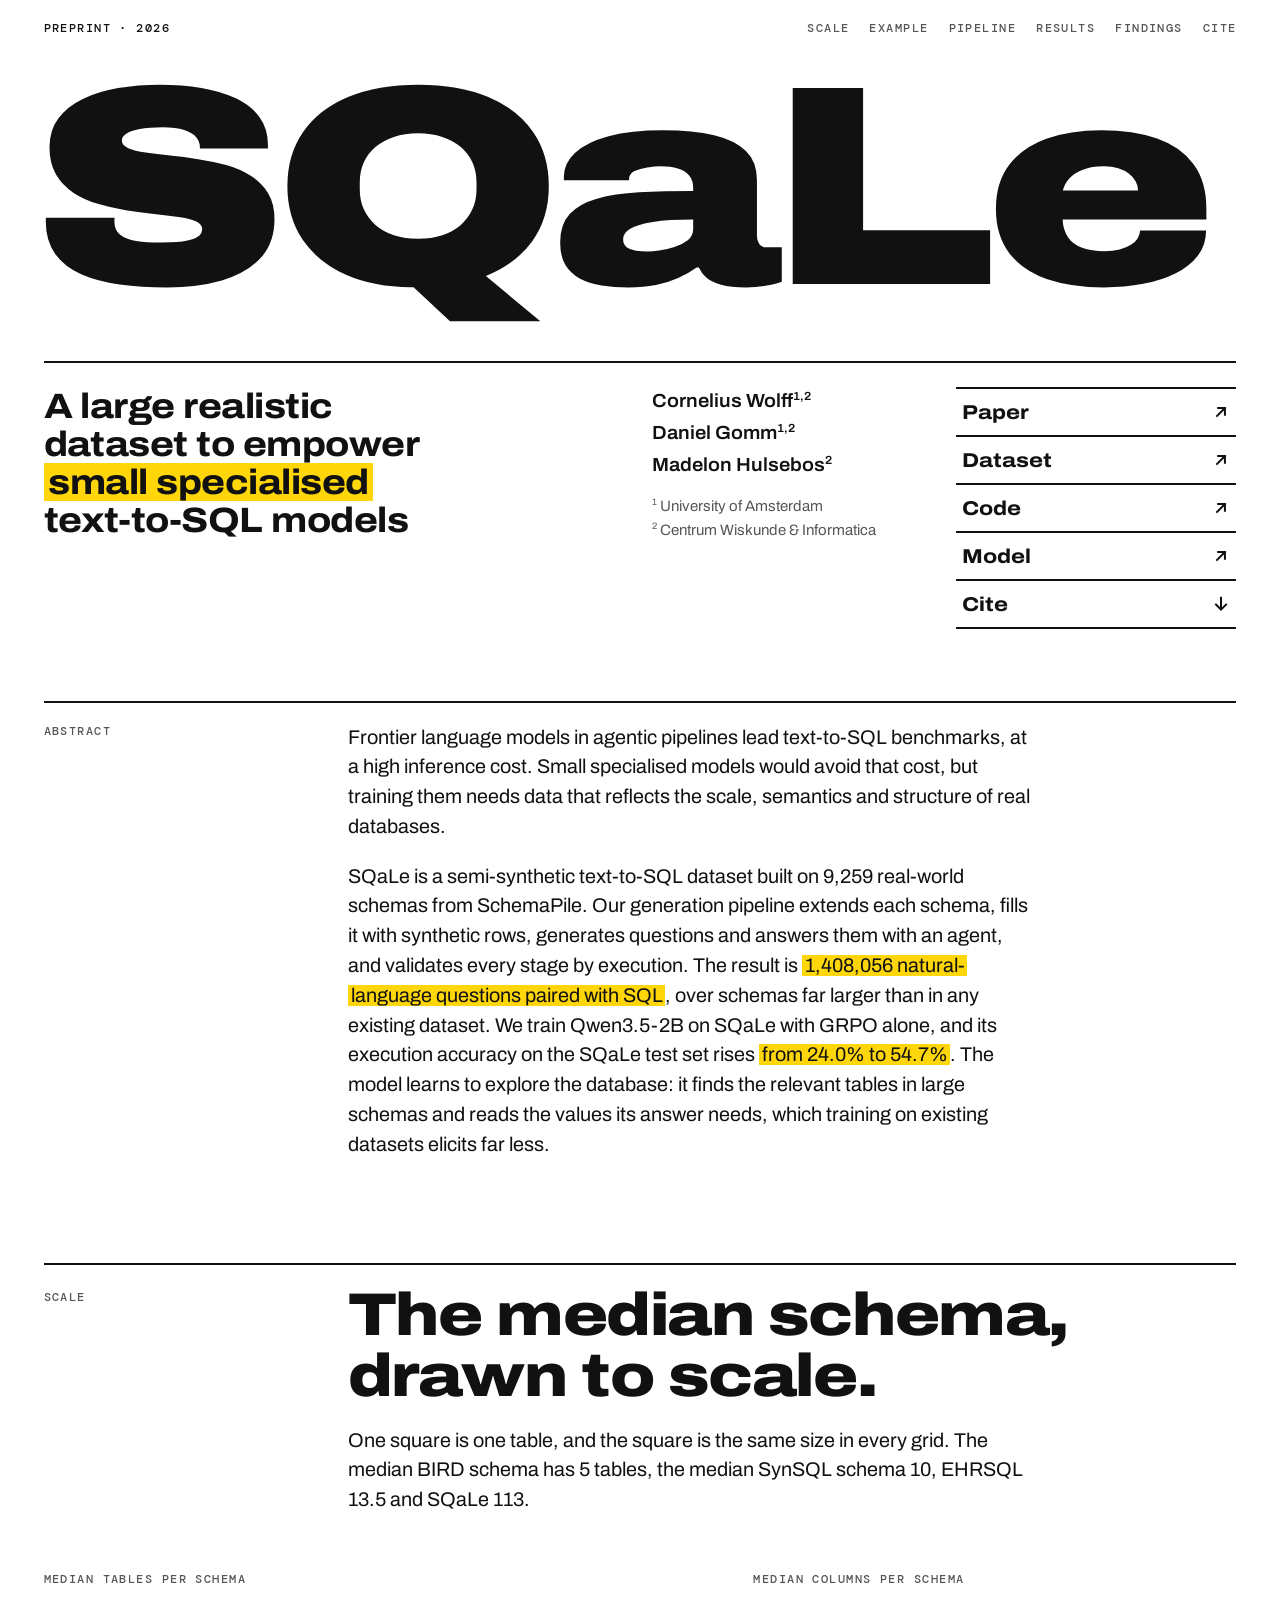
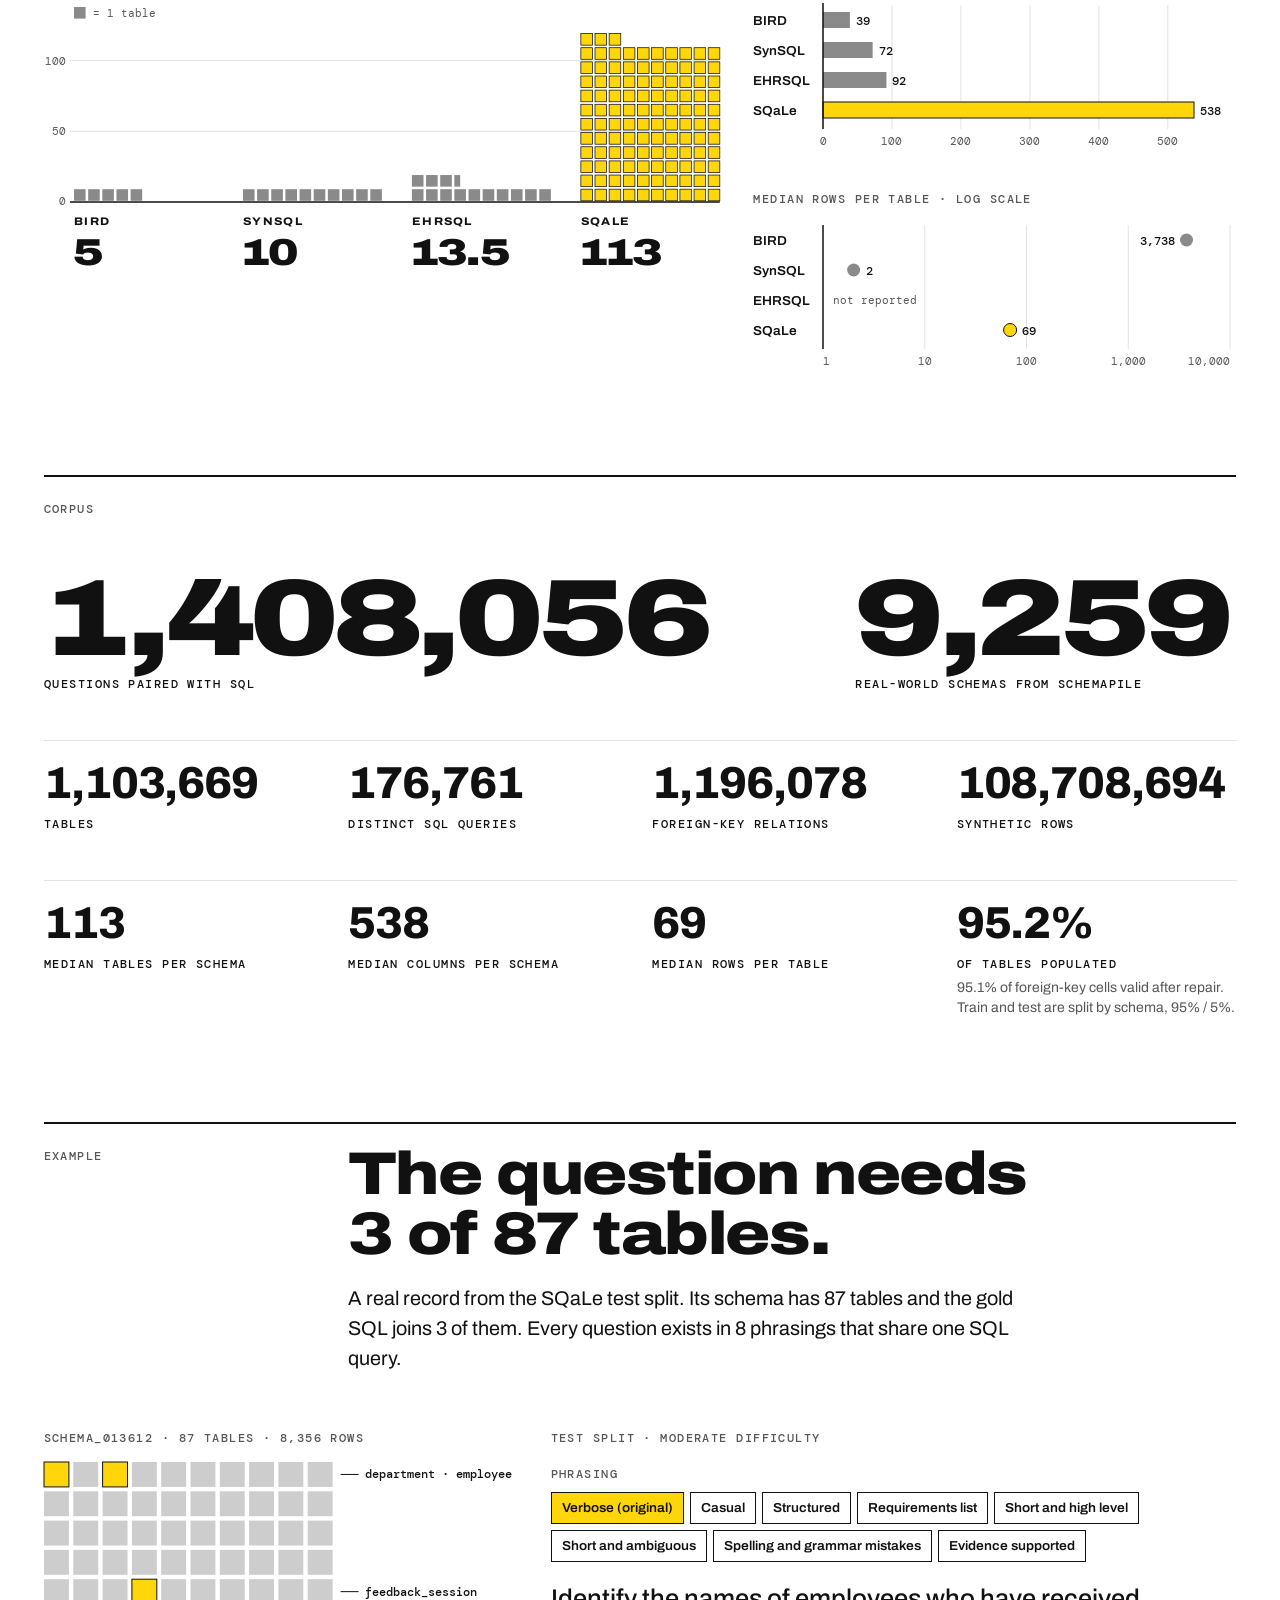
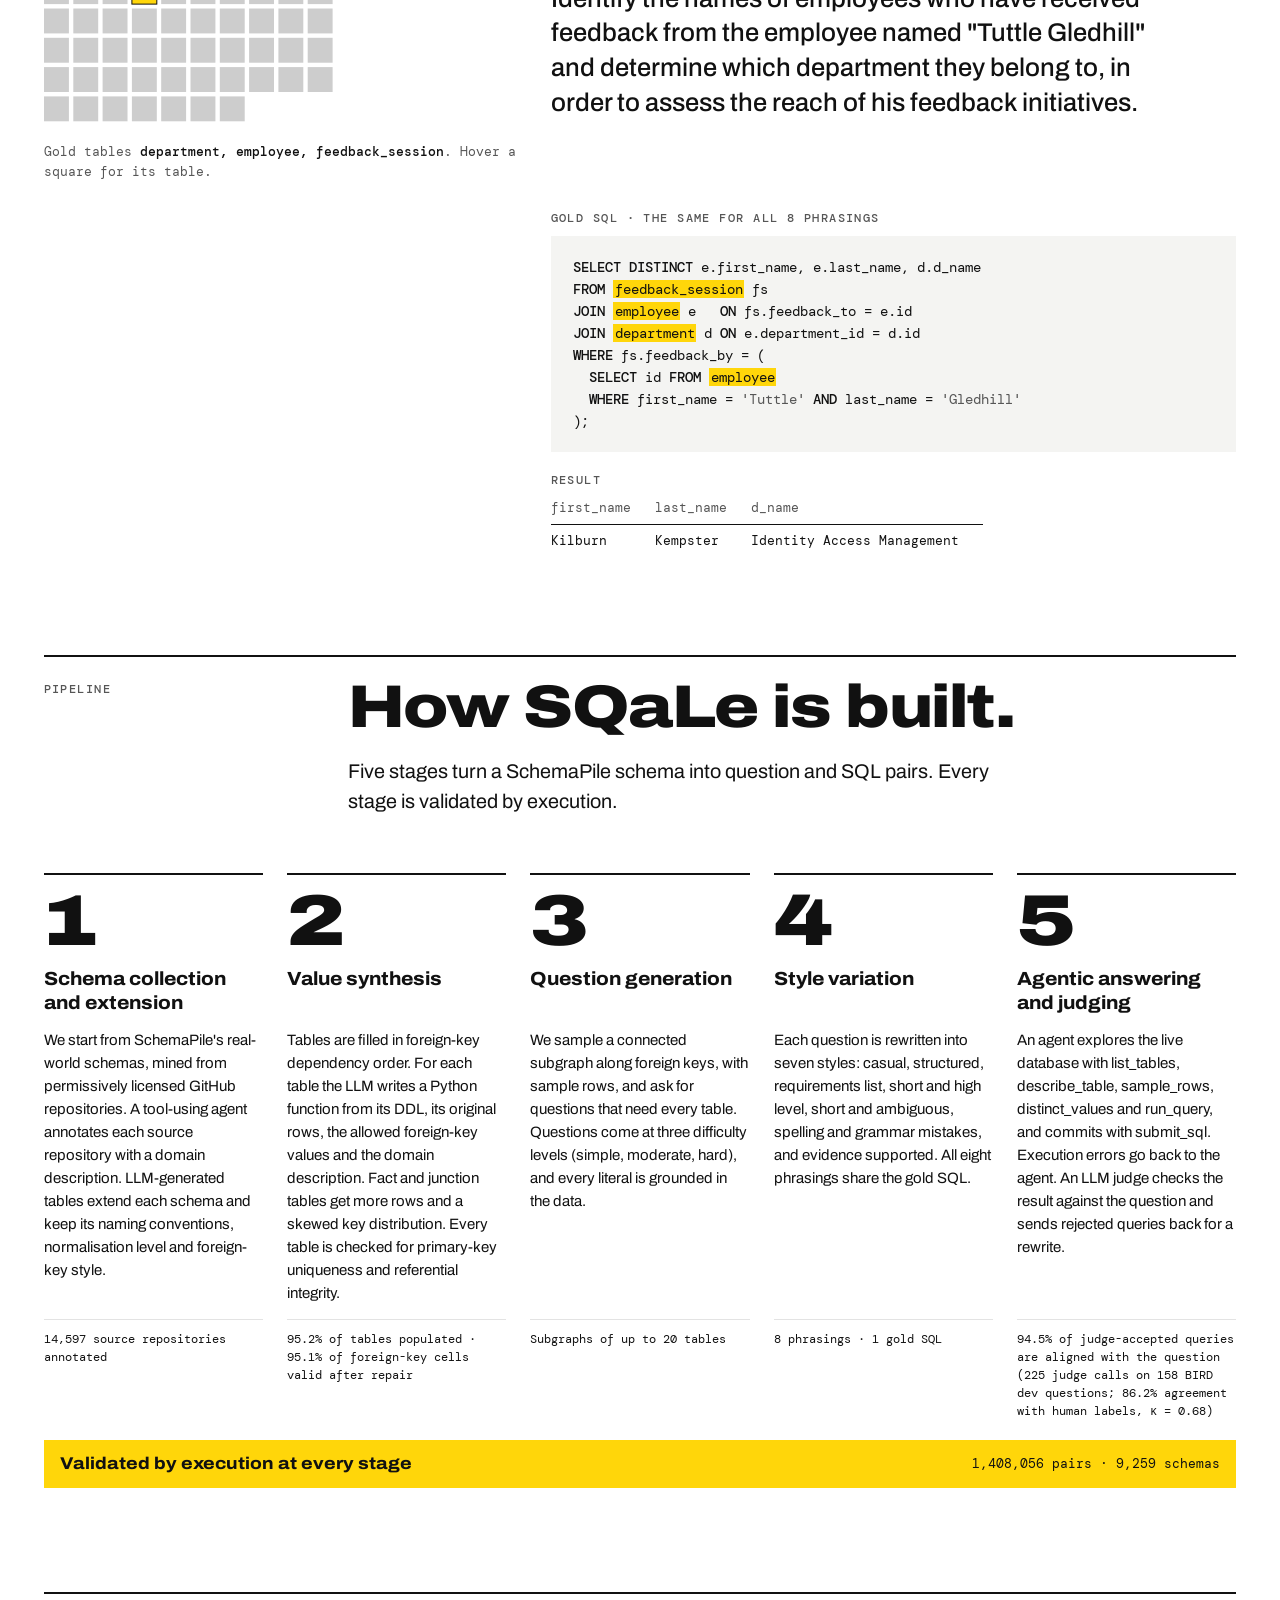
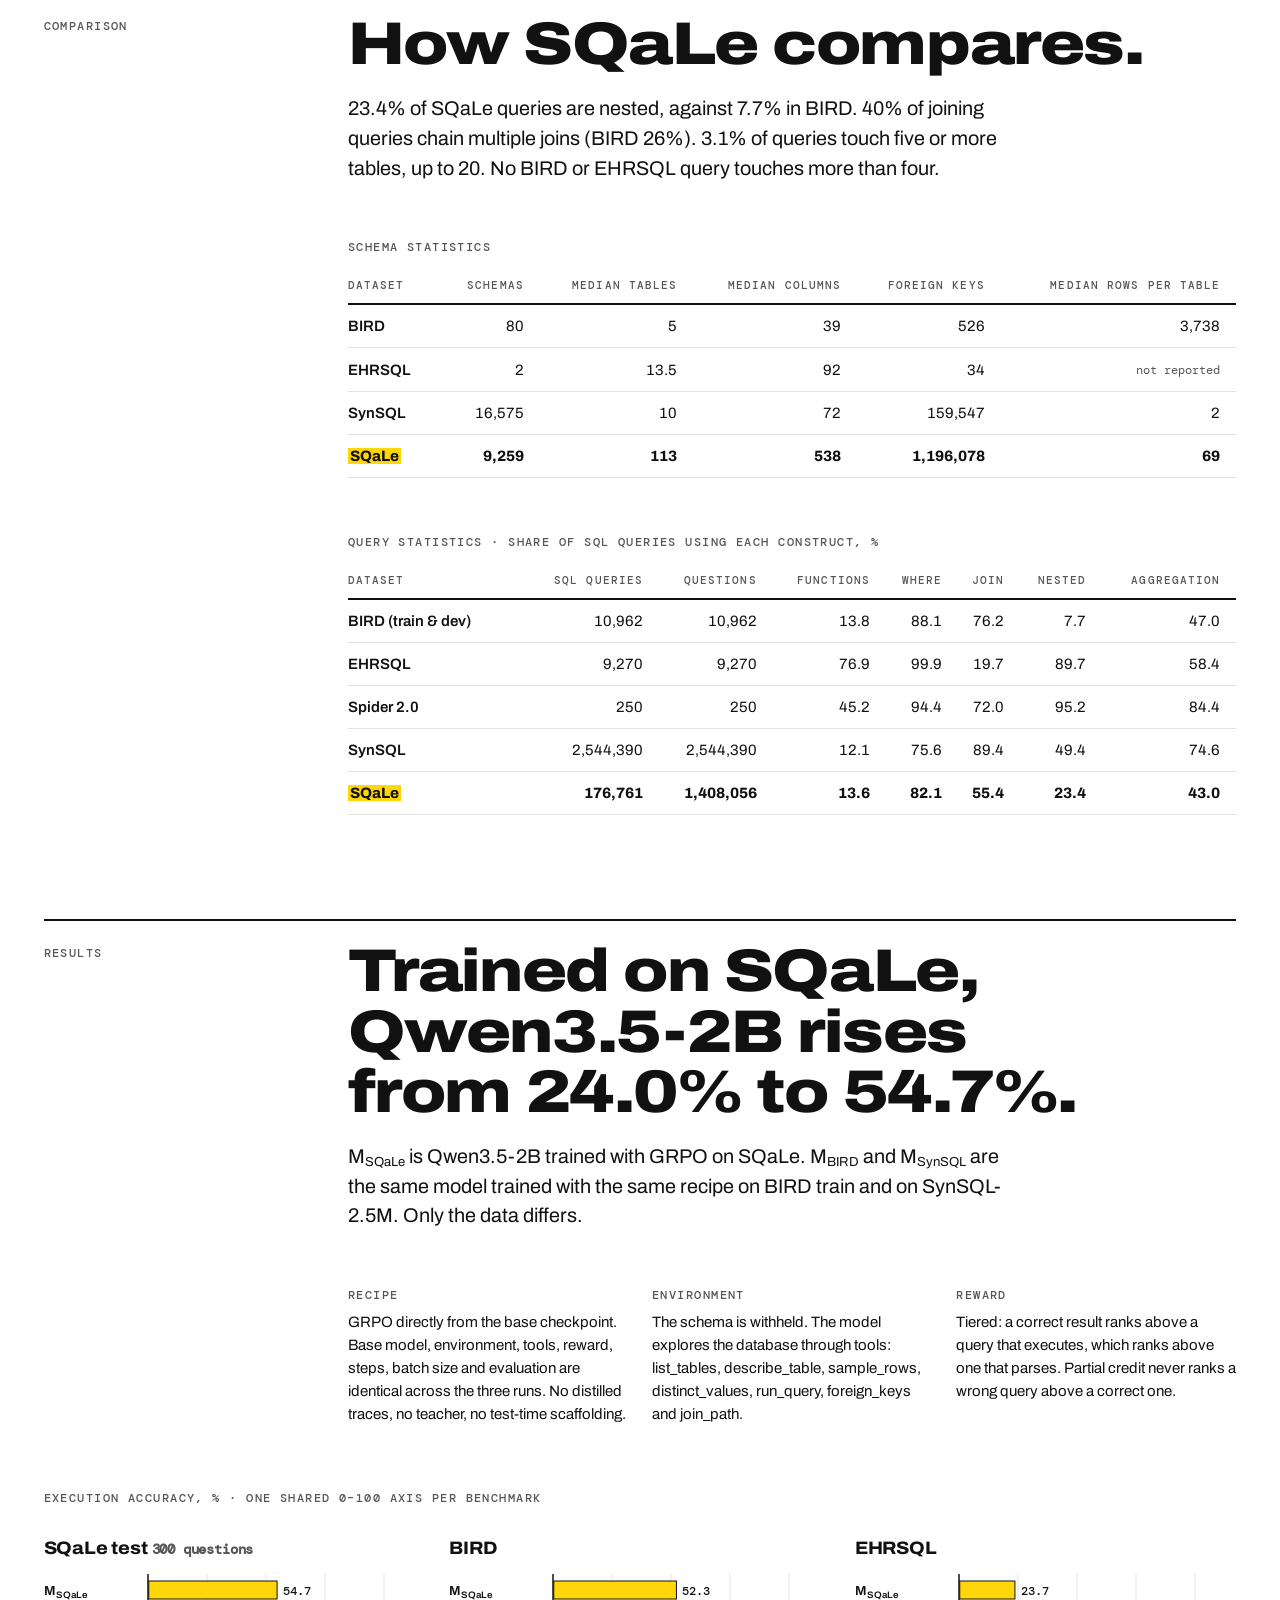
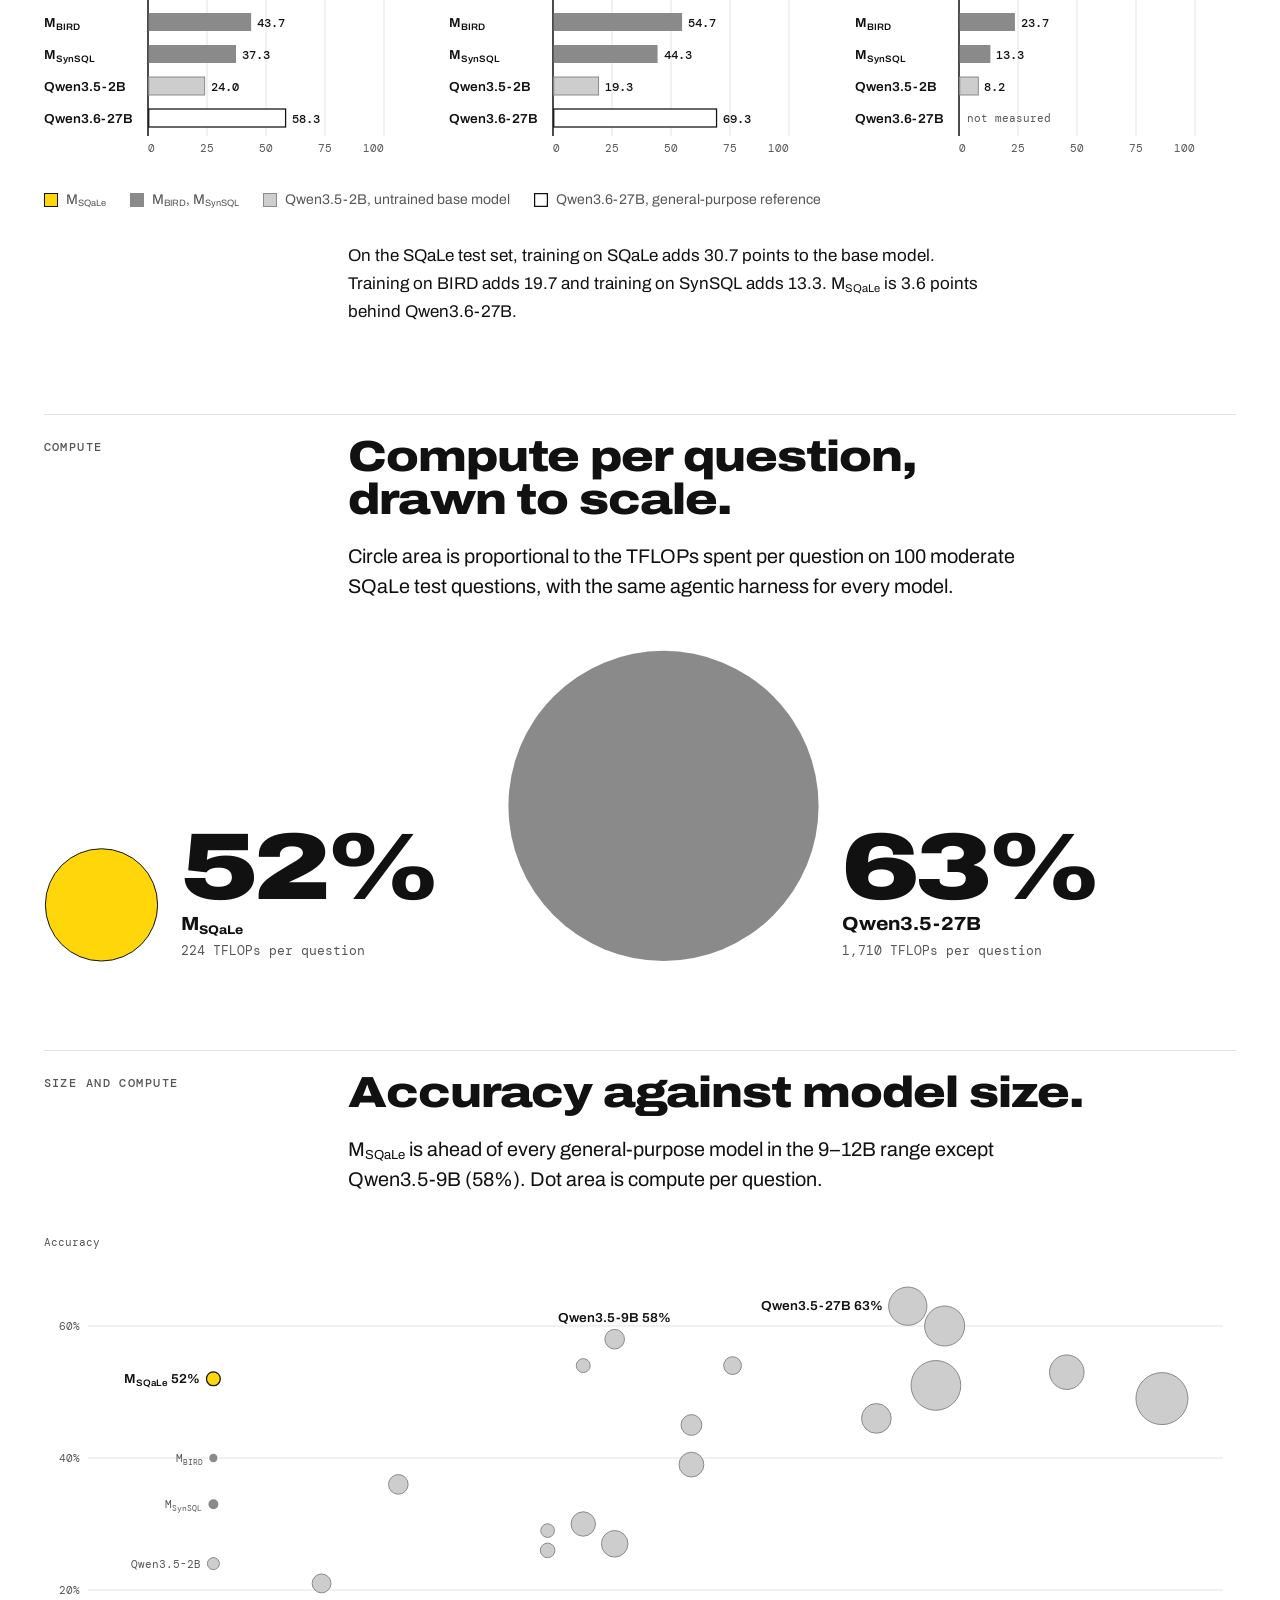
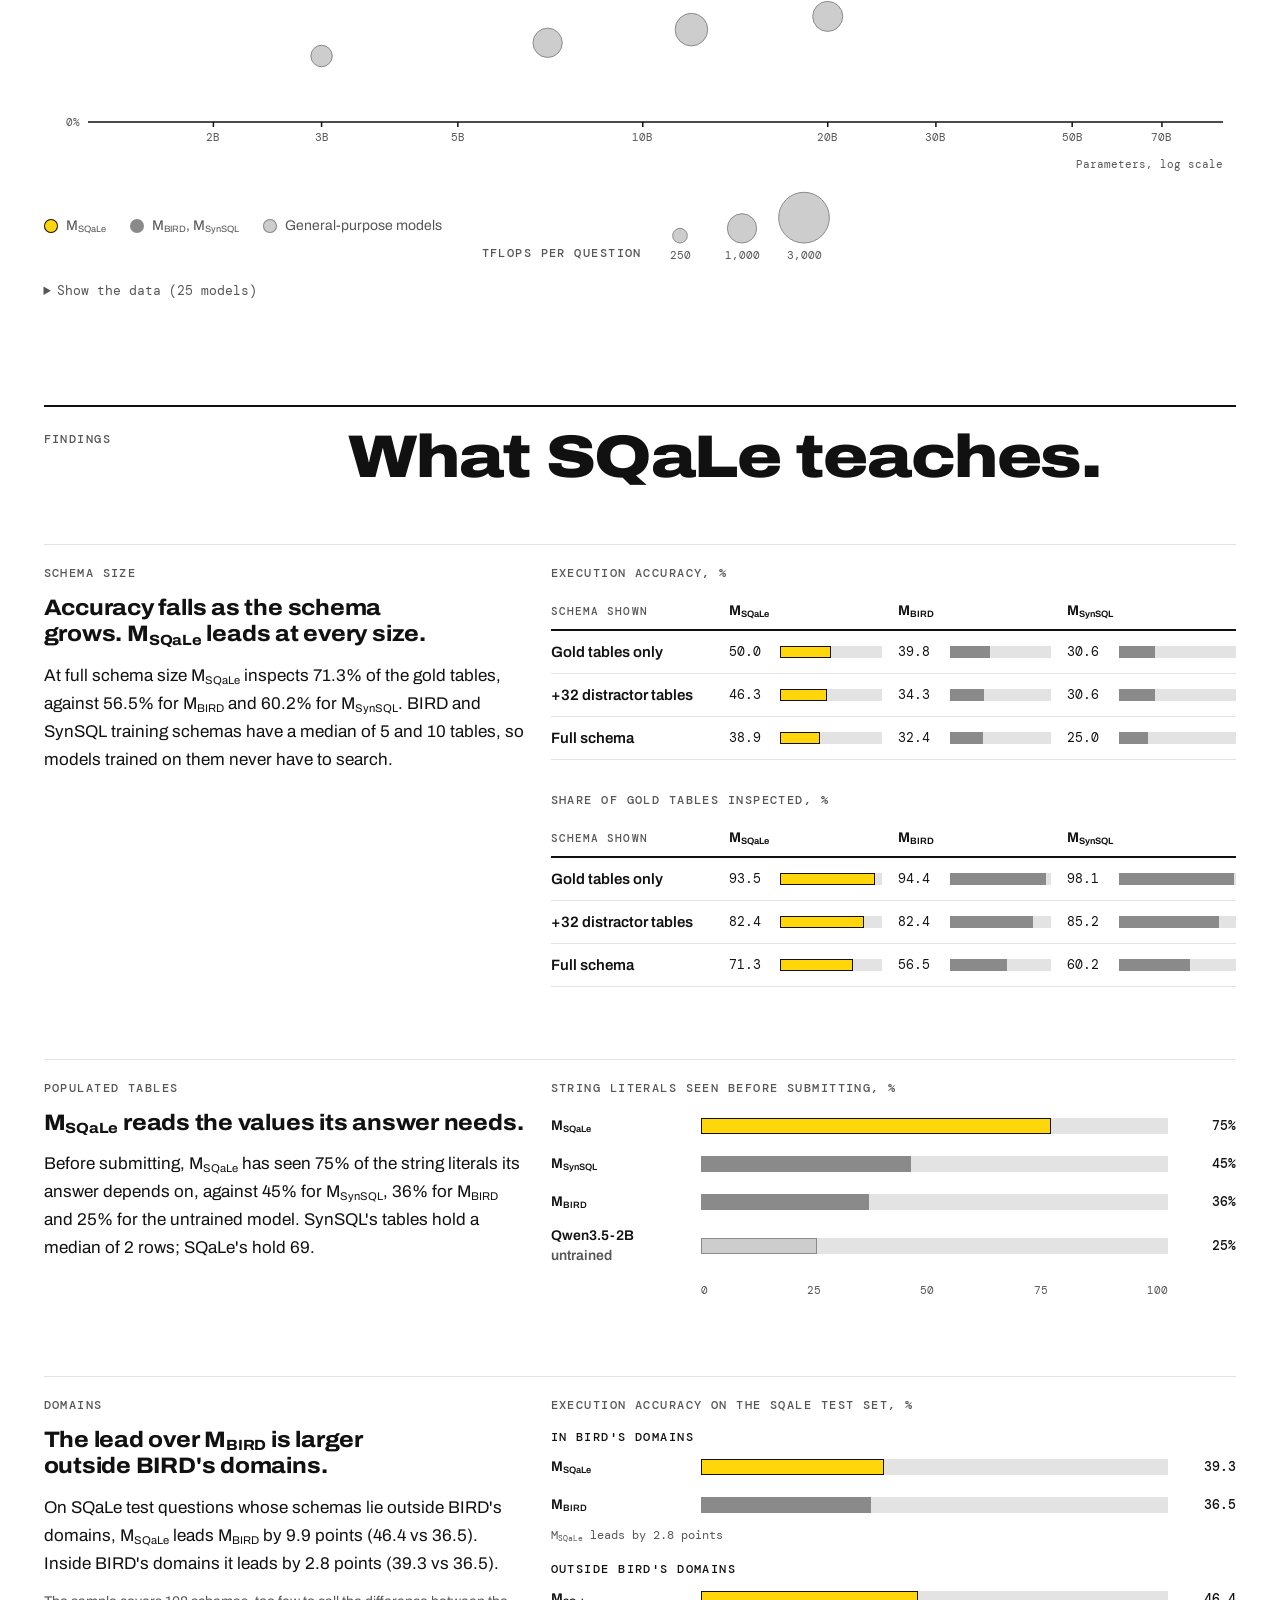
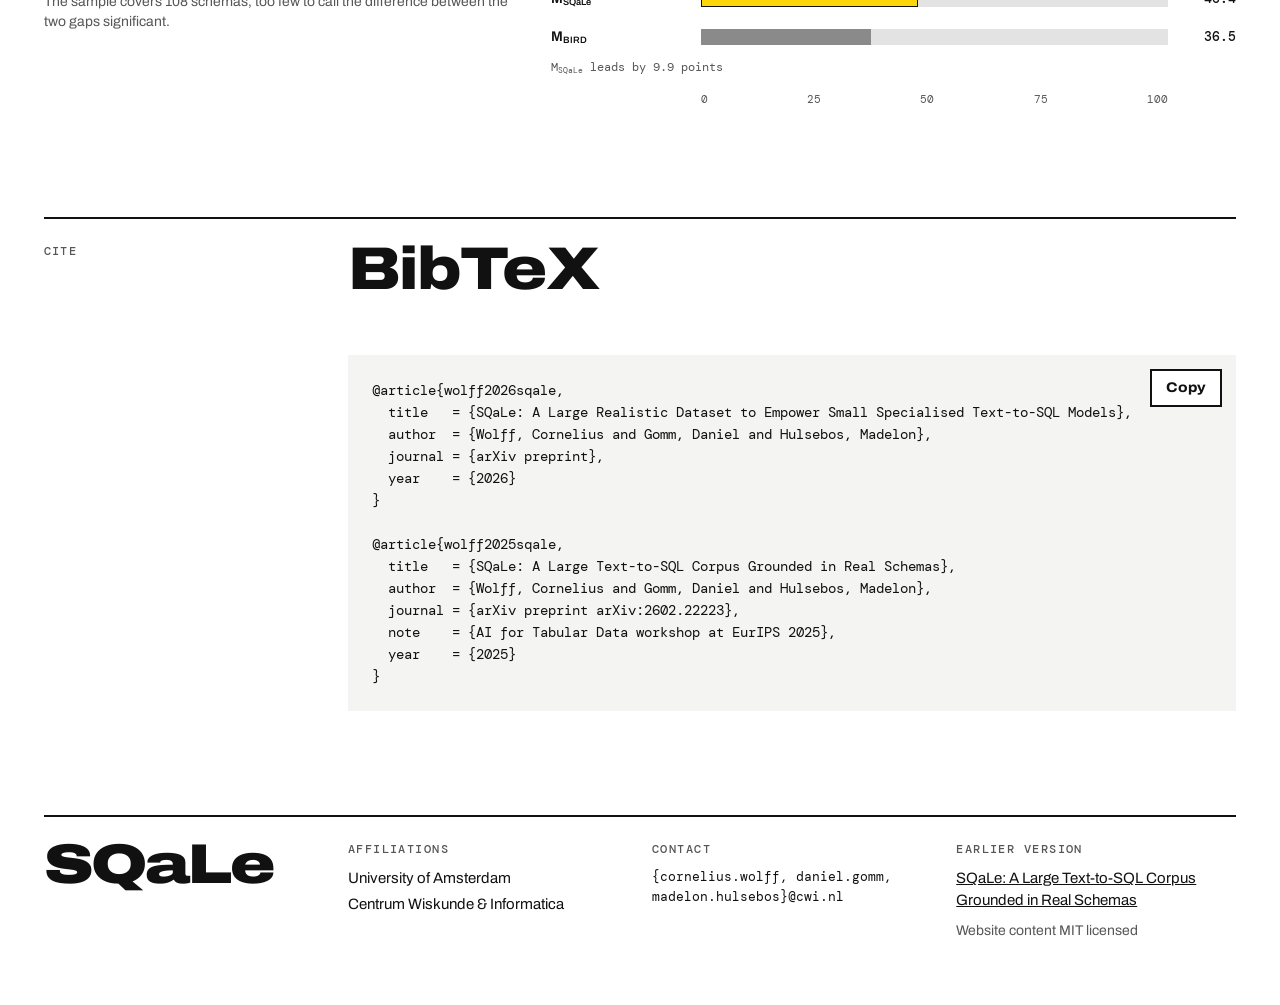
<file: mockup/to-scale.html>
<!doctype html>
<html lang="en">
<head>
<meta charset="utf-8">
<meta name="robots" content="noindex, follow">
<meta name="viewport" content="width=device-width, initial-scale=1, viewport-fit=cover">
<title>SQaLe dataset</title>
<meta name="description" content="SQaLe is a semi-synthetic text-to-SQL dataset: 1,408,056 questions paired with SQL, built on 9,259 real-world schemas with a median of 113 tables, for training small specialised models.">
<link rel="preconnect" href="https://fonts.googleapis.com">
<link rel="preconnect" href="https://fonts.gstatic.com" crossorigin>
<link rel="stylesheet" href="https://fonts.googleapis.com/css2?family=Archivo:wdth,wght@62..125,100..900&family=DM+Mono:wght@400;500&display=swap">
<style>
/*
  DESIGN PLAN: "To Scale"
  Layout: a Swiss poster on a strict 12-column grid (labels in cols 1-3, statements in 4-12,
  figures full width); every comparison is a literal, proportional drawing labelled with its exact number.
  Colours (4 + derived steps):
    --bg      white / near-black ground
    --fg      near-black / off-white type, rules
    --grey    mid grey for the other datasets and models (--grey-2: context marks, --hair: grid, --surface: code)
    --accent  highlighter yellow #FFD60A, SQaLe only: solid fills and text-highlight blocks, always black text on it
  Type: Archivo variable (display: wdth 125 / wght 900; body: wdth 100 / wght 400) and DM Mono (data labels, SQL).
*/
:root {
  --bg: #ffffff;
  --fg: #111111;
  --fg-2: #565656;
  --grey: #8a8a8a;
  --grey-2: #cdcdcd;
  --hair: #e3e3e3;
  --surface: #f4f4f2;
  --rule: #111111;
  --accent: #ffd60a;
  --on-accent: #111111;
  --accent-line: #111111;
  --tip-bg: #111111;
  --tip-fg: #ffffff;

  --sans: "Archivo", "Helvetica Neue", Helvetica, Arial, sans-serif;
  --mono: "DM Mono", ui-monospace, "SFMono-Regular", Menlo, Consolas, monospace;
  --gap: 24px;
  --fs-lead: clamp(19px, 1.55vw, 22px);
  --fs-h2: clamp(34px, 4.7vw, 68px);
  --fs-h3: clamp(20px, 1.75vw, 25px);
}
@media (prefers-color-scheme: dark) {
  :root:not([data-theme="light"]) {
    --bg: #0e0e0d;
    --fg: #edece6;
    --fg-2: #a6a59e;
    --grey: #7b7b76;
    --grey-2: #3a3a37;
    --hair: #272725;
    --surface: #181817;
    --rule: #edece6;
    --accent: #ffd60a;
    --on-accent: #0e0e0d;
    --accent-line: #ffd60a;
    --tip-bg: #edece6;
    --tip-fg: #0e0e0d;
    color-scheme: dark;
  }
}
:root[data-theme="dark"] {
  --bg: #0e0e0d;
  --fg: #edece6;
  --fg-2: #a6a59e;
  --grey: #7b7b76;
  --grey-2: #3a3a37;
  --hair: #272725;
  --surface: #181817;
  --rule: #edece6;
  --accent: #ffd60a;
  --on-accent: #0e0e0d;
  --accent-line: #ffd60a;
  --tip-bg: #edece6;
  --tip-fg: #0e0e0d;
  color-scheme: dark;
}

*, *::before, *::after { box-sizing: border-box }
html { -webkit-text-size-adjust: 100%; scroll-behavior: smooth }
body {
  background: var(--bg); color: var(--fg);
  margin: 0;
  padding-left: max(clamp(16px, 3.4vw, 48px), env(safe-area-inset-left));
  padding-right: max(clamp(16px, 3.4vw, 48px), env(safe-area-inset-right));
  font-family: var(--sans); font-stretch: 100%; font-weight: 400;
  font-size: 17px; line-height: 28px;
  -webkit-font-smoothing: antialiased;
}
.page { max-width: 1344px; margin-inline: auto }
p { margin: 0 }
a { color: inherit }
sub { font-size: .66em; line-height: 0; position: relative; vertical-align: baseline; top: .26em }
sup { font-size: .62em; line-height: 0; position: relative; vertical-align: baseline; top: -.6em }
:focus-visible { outline: 3px solid var(--fg); outline-offset: 3px }
::selection { background: var(--accent); color: var(--on-accent) }

/* ---------- grid ---------- */
.g12 { display: grid; grid-template-columns: repeat(12, minmax(0, 1fr)); column-gap: var(--gap); row-gap: 32px }
.g12 > * { min-width: 0 }
.c1-3 { grid-column: 1 / 4 } .c4-12 { grid-column: 4 / 13 } .c4-10 { grid-column: 4 / 11 }
.c1-12 { grid-column: 1 / 13 } .c1-7 { grid-column: 1 / 8 } .c8-12 { grid-column: 8 / 13 }
.c1-6 { grid-column: 1 / 7 } .c7-9 { grid-column: 7 / 10 } .c10-12 { grid-column: 10 / 13 }
.c1-4 { grid-column: 1 / 5 } .c5-8 { grid-column: 5 / 9 } .c9-12 { grid-column: 9 / 13 }
.c1-5 { grid-column: 1 / 6 } .c4-6 { grid-column: 4 / 7 } .c6-12 { grid-column: 6 / 13 } .c7-12 { grid-column: 7 / 13 }

/* ---------- type ---------- */
h1, h2, h3 { margin: 0; text-wrap: balance; font-weight: 800 }
.label {
  font-family: var(--mono); font-size: 12px; line-height: 16px; font-weight: 500;
  letter-spacing: .12em; text-transform: uppercase; color: var(--fg-2);
}
.h2 { font-size: var(--fs-h2); line-height: 1; font-weight: 850; font-stretch: 118%; letter-spacing: -.024em }
.h3 { font-size: var(--fs-h3); line-height: 1.2; font-weight: 750; font-stretch: 108%; letter-spacing: -.01em }
.lead { font-size: var(--fs-lead); line-height: 1.5; max-width: 62ch }
.body { max-width: 65ch }
.small { font-size: 14px; line-height: 20px; color: var(--fg-2) }
.mono { font-family: var(--mono) }
.mono, .code, .bib pre, .label, .contact, .readout, .result, .t-mono, .t-val, .fact, .tip { font-variant-ligatures: none }
.tnum { font-variant-numeric: tabular-nums }
.nowrap { white-space: nowrap }
.hl, mark {
  background: var(--accent); color: var(--on-accent);
  padding: 0 .14em; -webkit-box-decoration-break: clone; box-decoration-break: clone;
}

/* ---------- hero ---------- */
.hero { padding-block: 20px 72px }
.topbar { display: flex; justify-content: space-between; align-items: baseline; gap: 12px 24px; flex-wrap: wrap }
.topbar .status { color: var(--fg) }
.nav { display: flex; flex-wrap: wrap; gap: 4px 20px; list-style: none; margin: 0; padding: 0 }
.nav a { text-decoration: none; color: var(--fg-2); padding-block: 4px }
.nav a:hover { color: var(--fg); text-decoration: underline; text-decoration-thickness: 2px; text-underline-offset: 4px }
.wordmark {
  font-weight: 900; font-stretch: 125%; letter-spacing: -.035em;
  font-size: min(24vw, 320px); line-height: .8;
  padding-block: .14em .2em; white-space: nowrap;
}
.wordmark span { display: inline-block; margin-left: -.035em }
.hero-block { align-items: start; padding-top: 24px; border-top: 2px solid var(--rule) }
.subtitle { font-size: clamp(26px, 2.75vw, 40px); line-height: 1.08; font-weight: 750; font-stretch: 112%; letter-spacing: -.015em; text-wrap: balance; max-width: 18ch }
.authors { display: grid; gap: 4px; list-style: none; margin: 0; padding: 0; font-size: 19px; line-height: 28px; font-weight: 600; font-stretch: 105% }
.affs { display: grid; gap: 2px; list-style: none; margin: 16px 0 0; padding: 0; font-size: 15px; line-height: 22px; color: var(--fg-2) }
.links { list-style: none; margin: 0; padding: 0; display: grid }
.links a {
  display: flex; justify-content: space-between; align-items: center; gap: 12px;
  padding: 9px 6px; border-top: 2px solid var(--rule);
  font-size: 20px; line-height: 28px; font-weight: 750; font-stretch: 115%;
  text-decoration: none; color: var(--fg);
}
.links li:last-child a { border-bottom: 2px solid var(--rule) }
.links a:hover { background: var(--accent); color: var(--on-accent) }
.links a:focus-visible { outline-offset: -3px }
.ico { width: 18px; height: 18px; flex: none }

/* ---------- sections ---------- */
.sec { border-top: 2px solid var(--rule); padding-block: 20px 104px }
.sec-head { margin-bottom: 56px; row-gap: 20px }
.sec-head .label { grid-column: 1 / 4; padding-top: 4px }
.sec-head .h2 { grid-column: 4 / 13 }
.sec-head .lead { grid-column: 4 / 12 }
.cap { display: grid; gap: 4px; margin-bottom: 16px }
.cap .t { font-weight: 700; font-size: 15px; line-height: 20px; font-stretch: 105% }
.chart { width: 100%; min-width: 0 }
.chart svg { display: block; overflow: visible }

/* SVG marks: every fill from a token */
.m-accent { fill: var(--accent); stroke: var(--accent-line) }
.m-grey { fill: var(--grey) }
.m-base { fill: var(--grey-2); stroke: var(--grey); stroke-width: 1 }
.m-ref { fill: var(--bg); stroke: var(--fg); stroke-width: 1.25 }
.m-ctx { fill: var(--grey-2) }
.m-ring { stroke: var(--bg); stroke-width: 1.5 }
.m-hit { fill: var(--bg); fill-opacity: 0; cursor: crosshair }
.ax { stroke: var(--fg); stroke-width: 1.5 }
.gl { stroke: var(--hair); stroke-width: 1 }
.lead-l { stroke: var(--fg); stroke-width: 1 }
.t-lab { fill: var(--fg); font-family: var(--sans); font-size: 13px; font-weight: 600; font-stretch: 104% }
.t-cap { fill: var(--fg); font-family: var(--sans); font-size: 11px; font-weight: 750; letter-spacing: .12em; font-stretch: 112% }
.t-mono { fill: var(--fg-2); font-family: var(--mono); font-size: 11px; font-variant-numeric: tabular-nums }
.t-val { fill: var(--fg); font-family: var(--mono); font-size: 12px; font-weight: 500; font-variant-numeric: tabular-nums }
.t-big { fill: var(--fg); font-family: var(--sans); font-weight: 900; font-stretch: 125%; letter-spacing: -.02em }
.sq { cursor: default }
.sq:hover { stroke: var(--fg); stroke-width: 2 }

/* ---------- abstract ---------- */
.abstract p + p { margin-top: 20px }

/* ---------- numbers band ---------- */
.nums { display: grid; gap: 48px; container-type: inline-size }
.nums-a { display: grid; grid-template-columns: repeat(12, minmax(0, 1fr)); column-gap: var(--gap); row-gap: 40px; align-items: end }
.nums-row { display: grid; grid-template-columns: repeat(4, minmax(0, 1fr)); column-gap: var(--gap); row-gap: 32px; padding-top: 20px; border-top: 1px solid var(--hair) }
.n { display: grid; gap: 10px; align-content: start; min-width: 0 }
.n-xl { font-weight: 900; font-stretch: 125%; font-size: clamp(44px, 9.1cqi, 124px); line-height: .86; letter-spacing: -.035em; font-variant-numeric: tabular-nums; white-space: nowrap }
.n-l { font-weight: 800; font-stretch: 100%; font-size: clamp(32px, 3.5vw, 50px); line-height: 1; letter-spacing: -.025em; font-variant-numeric: tabular-nums; white-space: nowrap }
.n .label { color: var(--fg) }
.n .label + .small { margin-top: -4px }

/* ---------- example ---------- */
.ex-meta { display: flex; flex-wrap: wrap; gap: 4px 16px }
.readout { min-height: 20px; font-family: var(--mono); font-size: 13px; line-height: 20px; color: var(--fg-2); margin-top: 16px }
.readout b { font-weight: 500; color: var(--fg) }
.phr { display: grid; gap: 20px; align-content: start }
.phr > * { min-width: 0 }
.tabs { display: flex; flex-wrap: wrap; gap: 6px }
.tab {
  font-family: var(--sans); font-size: 13px; line-height: 16px; font-weight: 600; font-stretch: 105%;
  padding: 7px 10px; border: 1.5px solid var(--fg); background: var(--bg); color: var(--fg);
  border-radius: 0; cursor: pointer;
}
.tab:hover { background: var(--surface) }
.tab[aria-pressed="true"] { background: var(--accent); color: var(--on-accent); border-color: var(--accent-line) }
.qstack { display: grid }
.qstack > p {
  grid-area: 1 / 1; visibility: hidden;
  font-size: clamp(21px, 2vw, 27px); line-height: 1.36; font-weight: 500; font-stretch: 100%;
  white-space: pre-line; max-width: 40ch; text-wrap: pretty;
}
.qstack > p.on { visibility: visible }
.code {
  margin: 0; padding: 20px 22px; background: var(--surface); overflow-x: auto;
  font-family: var(--mono); font-size: 14px; line-height: 22px; white-space: pre; tab-size: 2;
}
.code .kw { font-weight: 500 }
.code .str { color: var(--fg-2) }
.result { border-collapse: collapse; font-family: var(--mono); font-size: 13px; line-height: 20px }
.result th { text-align: left; font-weight: 400; color: var(--fg-2); padding: 0 24px 6px 0; border-bottom: 1px solid var(--rule) }
.result td { padding: 6px 24px 0 0; white-space: nowrap }

/* ---------- pipeline ---------- */
.stages { list-style: none; margin: 0; padding: 0; display: grid; grid-template-columns: repeat(5, minmax(0, 1fr)); gap: var(--gap) }
.stage { border-top: 2px solid var(--rule); padding-top: 14px; display: grid; gap: 14px; align-content: start; grid-template-rows: auto auto 1fr auto; min-width: 0 }
.stage-n { font-weight: 900; font-stretch: 125%; font-size: 72px; line-height: 64px; letter-spacing: -.03em }
.stage h3 { font-size: 19px; line-height: 24px; font-weight: 750; font-stretch: 108% }
.stage p { font-size: 15px; line-height: 23px }
.stage .fact { font-family: var(--mono); font-size: 12px; line-height: 18px; padding-top: 10px; border-top: 1px solid var(--hair) }
.validated {
  display: flex; flex-wrap: wrap; justify-content: space-between; gap: 4px 24px;
  background: var(--accent); color: var(--on-accent); padding: 12px 16px;
  font-weight: 750; font-stretch: 112%; font-size: 17px; line-height: 24px;
}
.validated span:last-child { font-family: var(--mono); font-weight: 400; font-size: 13px }
.pipe { display: grid; gap: 20px }

/* ---------- tables ---------- */
.tbl { overflow-x: auto }
.tbl table { border-collapse: collapse; width: 100%; font-variant-numeric: tabular-nums; font-size: 15px; line-height: 22px }
.tbl th, .tbl td { padding: 10px 16px 10px 0; text-align: right; border-bottom: 1px solid var(--hair); white-space: nowrap }
.tbl th:first-child, .tbl td:first-child { text-align: left }
.tbl thead th { font-family: var(--mono); font-size: 11px; line-height: 16px; font-weight: 500; letter-spacing: .1em; text-transform: uppercase; color: var(--fg-2); border-bottom: 2px solid var(--rule); vertical-align: bottom }
.tbl tbody th { font-weight: 600 }
.tbl tr.ours th, .tbl tr.ours td { font-weight: 750 }
.tbl .na { color: var(--fg-2); font-family: var(--mono); font-size: 12px }
.tbl caption { caption-side: top; text-align: left; padding-bottom: 12px }

/* ---------- results ---------- */
.recipe { display: grid; grid-template-columns: repeat(3, minmax(0, 1fr)); gap: var(--gap) }
.recipe > div { display: grid; gap: 8px; align-content: start; min-width: 0 }
.recipe p:not(.label) { font-size: 15px; line-height: 23px }
.bench { display: grid; gap: 12px; align-content: start }
.legend { display: flex; flex-wrap: wrap; gap: 8px 24px; list-style: none; margin: 0; padding: 0; font-size: 14px; line-height: 20px; color: var(--fg-2) }
.legend li { display: flex; align-items: center; gap: 8px }
.sw { width: 14px; height: 14px; flex: none; display: inline-block }
.sw.accent { background: var(--accent); box-shadow: inset 0 0 0 1px var(--accent-line) }
.sw.grey { background: var(--grey) }
.sw.base { background: var(--grey-2); box-shadow: inset 0 0 0 1px var(--grey) }
.sw.ref { background: var(--bg); box-shadow: inset 0 0 0 1.25px var(--fg) }
.subsec { padding-top: 20px; border-top: 1px solid var(--hair); margin-top: 88px }
.compute { display: flex; flex-wrap: wrap; align-items: flex-end; gap: 40px 72px }
.cc { margin: 0; display: flex; flex-wrap: wrap; align-items: flex-end; gap: 16px 22px; min-width: 0 }
.cc-fig svg { display: block }
.cc figcaption { display: grid; gap: 6px; padding-bottom: 2px; flex: 1 1 140px; min-width: 0 }
.cc-acc { font-weight: 900; font-stretch: 125%; font-size: clamp(48px, 7.4vw, 112px); line-height: .82; letter-spacing: -.035em }
.cc-name { font-weight: 750; font-size: 19px; line-height: 24px; font-stretch: 108% }
.cc-tf { font-family: var(--mono); font-size: 13px; line-height: 18px; color: var(--fg-2) }
details.data { margin-top: 20px }
details.data summary { cursor: pointer; font-family: var(--mono); font-size: 13px; line-height: 20px; color: var(--fg-2); width: max-content; max-width: 100% }
details.data summary:hover { color: var(--fg) }
details.data .tbl { margin-top: 12px; max-height: 420px; overflow: auto }

/* ---------- findings & bars ---------- */
.finding { padding-top: 20px; border-top: 1px solid var(--hair); align-items: start }
.finding + .finding { margin-top: 72px }
.finding .txt { display: grid; gap: 14px; align-content: start }
.hbars { display: grid; gap: 10px }
.hbar { display: grid; grid-template-columns: minmax(0, 8.5rem) minmax(0, 1fr) 3.4rem; align-items: center; gap: 14px }
.hbar .nm { font-size: 14px; line-height: 20px; font-weight: 600 }
.hbar .v { font-family: var(--mono); font-size: 13px; font-weight: 500; text-align: right; font-variant-numeric: tabular-nums }
.track { height: 16px; background: var(--hair); position: relative }
.fill { position: absolute; inset: 0 auto 0 0; background: var(--grey) }
.fill.ours { background: var(--accent); box-shadow: inset 0 0 0 1px var(--accent-line) }
.fill.base { background: var(--grey-2); box-shadow: inset 0 0 0 1px var(--grey) }
.scale-ax { display: grid; grid-template-columns: minmax(0, 8.5rem) minmax(0, 1fr) 3.4rem; gap: 14px }
.scale-ax div { display: flex; justify-content: space-between; font-family: var(--mono); font-size: 11px; color: var(--fg-2) }
.bt td .cell { display: grid; grid-template-columns: 2.6rem minmax(56px, 1fr); align-items: center; gap: 10px }
.bt td .track { height: 12px }
.bt td { text-align: left !important; min-width: 150px }
.bt thead th { text-align: left }
.bt thead th.m { text-transform: none; letter-spacing: 0; font-family: var(--sans); font-size: 14px; font-weight: 650; color: var(--fg) }
.bt td:last-child { padding-right: 0 }
.dgroup { display: grid; gap: 8px }
.dgroup + .dgroup { margin-top: 18px }
.gap-note { font-family: var(--mono); font-size: 12px; line-height: 16px; color: var(--fg-2) }
.note { font-size: 14px; line-height: 20px; color: var(--fg-2); max-width: 60ch }

/* ---------- cite & footer ---------- */
.bib { position: relative; background: var(--surface) }
.bib pre { margin: 0; padding: 24px; padding-right: 110px; overflow-x: auto; font-family: var(--mono); font-size: 14px; line-height: 22px }
.copy {
  position: absolute; top: 14px; right: 14px;
  font-family: var(--sans); font-size: 14px; line-height: 20px; font-weight: 750; font-stretch: 110%;
  padding: 7px 14px; background: var(--bg); color: var(--fg); border: 2px solid var(--fg); border-radius: 0; cursor: pointer;
}
.copy:hover, .copy.done { background: var(--accent); color: var(--on-accent); border-color: var(--accent-line) }
.foot { border-top: 2px solid var(--rule); padding-block: 24px 64px; row-gap: 28px }
.foot-mark { font-weight: 900; font-stretch: 125%; font-size: 56px; line-height: 48px; letter-spacing: -.035em }
.foot ul { list-style: none; margin: 0; padding: 0; display: grid; gap: 4px }
.foot .blk { display: grid; gap: 10px; align-content: start; font-size: 15px; line-height: 22px }
.foot .contact { font-family: var(--mono); font-size: 13px; line-height: 20px; overflow-wrap: anywhere; user-select: all }

/* tooltip (hover enhancement only; every value is also labelled or in a table) */
.tip {
  position: fixed; left: 0; top: 0; z-index: 20; pointer-events: none;
  background: var(--tip-bg); color: var(--tip-fg); padding: 8px 10px; max-width: 260px;
  font-family: var(--mono); font-size: 12px; line-height: 17px;
  opacity: 0; transition: opacity .12s;
}
.tip.on { opacity: 1 }
.tip b { font-family: var(--sans); font-weight: 750; font-size: 13px }

/* ---------- responsive ---------- */
@media (min-width: 1101px) {
  .stages { grid-template-rows: auto auto 1fr auto; row-gap: 14px }
  .stage { grid-row: 1 / span 4; grid-template-rows: subgrid }
}
@media (max-width: 1100px) {
  .stages { grid-template-columns: repeat(3, minmax(0, 1fr)) }
}
@media (max-width: 900px) {
  .g12 > *, .nums-a > * { grid-column: 1 / -1 !important }
  .sec-head { margin-bottom: 40px }
  .nums-row { grid-template-columns: repeat(2, minmax(0, 1fr)) }
  .stages { grid-template-columns: 1fr }
  .stage { grid-template-columns: 64px minmax(0, 1fr); grid-template-rows: none; column-gap: 16px }
  .stage-n { grid-row: 1 / span 3; font-size: 56px; line-height: 52px }
  .stage .fact { grid-column: 2 }
  .recipe { grid-template-columns: 1fr }
  .subsec { margin-top: 64px }
  .sec { padding-block: 20px 80px }
  .subtitle { max-width: none }
}
@media (max-width: 560px) {
  .nums-row { grid-template-columns: 1fr }
  .hbar, .scale-ax { grid-template-columns: minmax(0, 6.5rem) minmax(0, 1fr) 3rem; gap: 10px }
  .bib pre { padding: 64px 16px 20px }
  .links a { font-size: 18px }
  .compute { gap: 32px }
}
@media (prefers-reduced-motion: reduce) {
  html { scroll-behavior: auto }
  *, *::before, *::after { transition: none !important }
}
</style>
</head>
<body>
<div class="page">

<header class="hero" id="top">
  <div class="topbar">
    <p class="label status">Preprint · 2026</p>
    <nav aria-label="Sections">
      <ul class="nav label">
        <li><a href="#scale">Scale</a></li>
        <li><a href="#example">Example</a></li>
        <li><a href="#pipeline">Pipeline</a></li>
        <li><a href="#results">Results</a></li>
        <li><a href="#findings">Findings</a></li>
        <li><a href="#cite">Cite</a></li>
      </ul>
    </nav>
  </div>

  <h1 class="wordmark" id="wordmark" aria-label="SQaLe"><span>SQaLe</span></h1>

  <div class="g12 hero-block">
    <p class="subtitle c1-6">A large realistic dataset to empower <span class="hl">small specialised</span> text-to-SQL models</p>

    <div class="c7-9">
      <ul class="authors">
        <li>Cornelius Wolff<sup>1,2</sup></li>
        <li>Daniel Gomm<sup>1,2</sup></li>
        <li>Madelon Hulsebos<sup>2</sup></li>
      </ul>
      <ul class="affs">
        <li><sup>1</sup> University of Amsterdam</li>
        <li><sup>2</sup> Centrum Wiskunde &amp; Informatica</li>
      </ul>
    </div>

    <ul class="links c10-12" aria-label="Links">
      <!-- TODO: arXiv URL (then add target="_blank" rel="noopener") -->
      <li><a href="#" data-link="paper">Paper <svg class="ico" viewBox="0 0 16 16" aria-hidden="true"><path d="M4.5 11.5 11.5 4.5M5.5 4.5h6v6" fill="none" stroke="currentColor" stroke-width="1.8" stroke-linecap="square"/></svg></a></li>
      <li><a href="https://huggingface.co/datasets/trl-lab/SQaLe-2-text-to-SQL-Queries" data-link="dataset" target="_blank" rel="noopener">Dataset <svg class="ico" viewBox="0 0 16 16" aria-hidden="true"><path d="M4.5 11.5 11.5 4.5M5.5 4.5h6v6" fill="none" stroke="currentColor" stroke-width="1.8" stroke-linecap="square"/></svg></a></li>
      <li><a href="https://github.com/trl-lab/SQaLe_2" data-link="code" target="_blank" rel="noopener">Code <svg class="ico" viewBox="0 0 16 16" aria-hidden="true"><path d="M4.5 11.5 11.5 4.5M5.5 4.5h6v6" fill="none" stroke="currentColor" stroke-width="1.8" stroke-linecap="square"/></svg></a></li>
      <li><a href="https://huggingface.co/trl-lab/qwen3.5-2b-grpo-sqale" data-link="model" target="_blank" rel="noopener">Model <svg class="ico" viewBox="0 0 16 16" aria-hidden="true"><path d="M4.5 11.5 11.5 4.5M5.5 4.5h6v6" fill="none" stroke="currentColor" stroke-width="1.8" stroke-linecap="square"/></svg></a></li>
      <li><a href="#cite">Cite <svg class="ico" viewBox="0 0 16 16" aria-hidden="true"><path d="M8 2.5v10M3.5 8.5l4.5 4.5 4.5-4.5" fill="none" stroke="currentColor" stroke-width="1.8" stroke-linecap="square"/></svg></a></li>
    </ul>
  </div>
</header>

<main>

<!-- ============ ABSTRACT ============ -->
<section class="sec" id="abstract" aria-labelledby="abs-h">
  <div class="g12 abstract">
    <h2 class="label c1-3" id="abs-h">Abstract</h2>
    <div class="c4-10">
      <p class="lead">Frontier language models in agentic pipelines lead text-to-SQL benchmarks, at a high inference cost. Small specialised models would avoid that cost, but training them needs data that reflects the scale, semantics and structure of real databases.</p>
      <p class="lead">SQaLe is a semi-synthetic text-to-SQL dataset built on 9,259 real-world schemas from SchemaPile. Our generation pipeline extends each schema, fills it with synthetic rows, generates questions and answers them with an agent, and validates every stage by execution. The result is <span class="hl">1,408,056 natural-language questions paired with SQL</span>, over schemas far larger than in any existing dataset. We train Qwen3.5-2B on SQaLe with GRPO alone, and its execution accuracy on the SQaLe test set rises <span class="hl">from 24.0% to 54.7%</span>. The model learns to explore the database: it finds the relevant tables in large schemas and reads the values its answer needs, which training on existing datasets elicits far less.</p>
    </div>
  </div>
</section>

<!-- ============ SIGNATURE FIGURE ============ -->
<section class="sec" id="scale" aria-labelledby="scale-h">
  <div class="g12 sec-head">
    <p class="label">Scale</p>
    <h2 class="h2" id="scale-h">The median schema, drawn to scale.</h2>
    <p class="lead">One square is one table, and the square is the same size in every grid. The median BIRD schema has 5 tables, the median SynSQL schema 10, EHRSQL 13.5 and SQaLe 113.</p>
  </div>
  <div class="g12">
    <figure class="c1-7" style="margin:0">
      <figcaption class="cap"><span class="label">Median tables per schema</span></figcaption>
      <div class="chart" id="ch-waffle"></div>
    </figure>
    <div class="c8-12" style="display:grid;gap:40px;align-content:start">
      <figure style="margin:0">
        <figcaption class="cap"><span class="label">Median columns per schema</span></figcaption>
        <div class="chart" id="ch-cols"></div>
      </figure>
      <figure style="margin:0">
        <figcaption class="cap"><span class="label">Median rows per table · log scale</span></figcaption>
        <div class="chart" id="ch-rows"></div>
      </figure>
    </div>
  </div>
</section>

<!-- ============ NUMBERS ============ -->
<section class="sec" id="numbers" aria-labelledby="num-h">
  <div class="g12 sec-head">
    <h2 class="label" id="num-h" style="grid-column:1/4">Corpus</h2>
  </div>
  <div class="nums">
    <div class="nums-a">
      <div class="n" style="grid-column:1/9">
        <span class="n-xl" data-count="questions">1,408,056</span>
        <span class="label">Questions paired with SQL</span>
      </div>
      <div class="n" style="grid-column:9/13">
        <span class="n-xl" data-count="schemas">9,259</span>
        <span class="label">Real-world schemas from SchemaPile</span>
      </div>
    </div>
    <div class="nums-row">
      <div class="n"><span class="n-l" data-count="tables">1,103,669</span><span class="label">Tables</span></div>
      <div class="n"><span class="n-l" data-count="sql">176,761</span><span class="label">Distinct SQL queries</span></div>
      <div class="n"><span class="n-l" data-count="fks">1,196,078</span><span class="label">Foreign-key relations</span></div>
      <div class="n"><span class="n-l" data-count="rowsPopulated">108,708,694</span><span class="label">Synthetic rows</span></div>
    </div>
    <div class="nums-row">
      <div class="n"><span class="n-l" data-count="medTables">113</span><span class="label">Median tables per schema</span></div>
      <div class="n"><span class="n-l" data-count="medCols">538</span><span class="label">Median columns per schema</span></div>
      <div class="n"><span class="n-l" data-count="medRowsPerTable">69</span><span class="label">Median rows per table</span></div>
      <div class="n"><span class="n-l">95.2%</span><span class="label">Of tables populated</span><span class="small">95.1% of foreign-key cells valid after repair. Train and test are split by schema, 95% / 5%.</span></div>
    </div>
  </div>
</section>

<!-- ============ EXAMPLE ============ -->
<section class="sec" id="example" aria-labelledby="ex-h">
  <div class="g12 sec-head">
    <p class="label">Example</p>
    <h2 class="h2" id="ex-h">The question needs 3 of 87 tables.</h2>
    <p class="lead">A real record from the SQaLe test split. Its schema has 87 tables and the gold SQL joins 3 of them. Every question exists in 8 phrasings that share one SQL query.</p>
  </div>
  <div class="g12" style="align-items:start">
    <figure class="c1-5" style="margin:0">
      <figcaption class="cap">
        <span class="label" id="ex-schema-cap">schema_013612 · 87 tables</span>
      </figcaption>
      <div class="chart" id="ch-schema"></div>
      <p class="readout" id="schema-readout" aria-live="polite"></p>
    </figure>

    <div class="c6-12 phr">
      <p class="ex-meta label" id="ex-meta">Test split</p>
      <div>
        <p class="label" id="tabs-l" style="margin-bottom:10px">Phrasing</p>
        <div class="tabs" id="tabs" role="group" aria-labelledby="tabs-l"></div>
      </div>
      <div class="qstack" id="qstack" aria-live="polite"></div>
      <div style="display:grid;gap:10px">
        <p class="label">Gold SQL · the same for all 8 phrasings</p>
        <pre class="code" id="sql" tabindex="0" aria-label="Gold SQL"></pre>
      </div>
      <div style="display:grid;gap:10px">
        <p class="label">Result</p>
        <div style="overflow-x:auto"><table class="result" id="result"></table></div>
      </div>
    </div>
  </div>
</section>

<!-- ============ PIPELINE ============ -->
<section class="sec" id="pipeline" aria-labelledby="pipe-h">
  <div class="g12 sec-head">
    <p class="label">Pipeline</p>
    <h2 class="h2" id="pipe-h">How SQaLe is built.</h2>
    <p class="lead">Five stages turn a SchemaPile schema into question and SQL pairs. Every stage is validated by execution.</p>
  </div>
  <div class="pipe">
    <ol class="stages">
      <li class="stage">
        <span class="stage-n" aria-hidden="true">1</span>
        <h3>Schema collection and extension</h3>
        <p>We start from SchemaPile's real-world schemas, mined from permissively licensed GitHub repositories. A tool-using agent annotates each source repository with a domain description. LLM-generated tables extend each schema and keep its naming conventions, normalisation level and foreign-key style.</p>
        <p class="fact">14,597 source repositories annotated</p>
      </li>
      <li class="stage">
        <span class="stage-n" aria-hidden="true">2</span>
        <h3>Value synthesis</h3>
        <p>Tables are filled in foreign-key dependency order. For each table the LLM writes a Python function from its DDL, its original rows, the allowed foreign-key values and the domain description. Fact and junction tables get more rows and a skewed key distribution. Every table is checked for primary-key uniqueness and referential integrity.</p>
        <p class="fact">95.2% of tables populated · 95.1% of foreign-key cells valid after repair</p>
      </li>
      <li class="stage">
        <span class="stage-n" aria-hidden="true">3</span>
        <h3>Question generation</h3>
        <p>We sample a connected subgraph along foreign keys, with sample rows, and ask for questions that need every table. Questions come at three difficulty levels (simple, moderate, hard), and every literal is grounded in the data.</p>
        <p class="fact">Subgraphs of up to 20 tables</p>
      </li>
      <li class="stage">
        <span class="stage-n" aria-hidden="true">4</span>
        <h3>Style variation</h3>
        <p>Each question is rewritten into seven styles: casual, structured, requirements list, short and high level, short and ambiguous, spelling and grammar mistakes, and evidence supported. All eight phrasings share the gold SQL.</p>
        <p class="fact">8 phrasings · 1 gold SQL</p>
      </li>
      <li class="stage">
        <span class="stage-n" aria-hidden="true">5</span>
        <h3>Agentic answering and judging</h3>
        <p>An agent explores the live database with list_tables, describe_table, sample_rows, distinct_values and run_query, and commits with submit_sql. Execution errors go back to the agent. An LLM judge checks the result against the question and sends rejected queries back for a rewrite.</p>
        <p class="fact">94.5% of judge-accepted queries are aligned with the question (225 judge calls on 158 BIRD dev questions; 86.2% agreement with human labels, κ = 0.68)</p>
      </li>
    </ol>
    <p class="validated"><span>Validated by execution at every stage</span><span>1,408,056 pairs · 9,259 schemas</span></p>
  </div>
</section>

<!-- ============ COMPARISON ============ -->
<section class="sec" id="compare" aria-labelledby="cmp-h">
  <div class="g12 sec-head">
    <p class="label">Comparison</p>
    <h2 class="h2" id="cmp-h">How SQaLe compares.</h2>
    <p class="lead">23.4% of SQaLe queries are nested, against 7.7% in BIRD. 40% of joining queries chain multiple joins (BIRD 26%). 3.1% of queries touch five or more tables, up to 20. No BIRD or EHRSQL query touches more than four.</p>
  </div>
  <div class="g12" style="row-gap:56px">
    <div class="c4-12 tbl">
      <table id="tbl-compare">
        <caption class="label">Schema statistics</caption>
      </table>
    </div>
    <div class="c4-12 tbl">
      <table id="tbl-query">
        <caption class="label">Query statistics · share of SQL queries using each construct, %</caption>
      </table>
    </div>
  </div>
</section>

<!-- ============ RESULTS ============ -->
<section class="sec" id="results" aria-labelledby="res-h">
  <div class="g12 sec-head">
    <p class="label">Results</p>
    <h2 class="h2" id="res-h">Trained on SQaLe, <span class="nowrap">Qwen3.5-2B</span> rises from 24.0% to 54.7%.</h2>
    <p class="lead">M<sub>SQaLe</sub> is Qwen3.5-2B trained with GRPO on SQaLe. M<sub>BIRD</sub> and M<sub>SynSQL</sub> are the same model trained with the same recipe on BIRD train and on SynSQL-2.5M. Only the data differs.</p>
  </div>

  <div class="g12" style="margin-bottom:64px">
    <div class="c4-12 recipe">
      <div>
        <p class="label">Recipe</p>
        <p>GRPO directly from the base checkpoint. Base model, environment, tools, reward, steps, batch size and evaluation are identical across the three runs. No distilled traces, no teacher, no test-time scaffolding.</p>
      </div>
      <div>
        <p class="label">Environment</p>
        <p>The schema is withheld. The model explores the database through tools: list_tables, describe_table, sample_rows, distinct_values, run_query, foreign_keys and join_path.</p>
      </div>
      <div>
        <p class="label">Reward</p>
        <p>Tiered: a correct result ranks above a query that executes, which ranks above one that parses. Partial credit never ranks a wrong query above a correct one.</p>
      </div>
    </div>
  </div>

  <div class="g12">
    <div class="c1-12 cap" style="margin:0"><span class="label">Execution accuracy, % · one shared 0–100 axis per benchmark</span></div>
    <figure class="c1-4 bench" style="margin:0"><figcaption class="t h3" style="font-size:18px">SQaLe test <span class="small mono">300 questions</span></figcaption><div class="chart" id="ch-b-sqale"></div></figure>
    <figure class="c5-8 bench" style="margin:0"><figcaption class="t h3" style="font-size:18px">BIRD</figcaption><div class="chart" id="ch-b-bird"></div></figure>
    <figure class="c9-12 bench" style="margin:0"><figcaption class="t h3" style="font-size:18px">EHRSQL</figcaption><div class="chart" id="ch-b-ehrsql"></div></figure>
    <ul class="legend c1-12" aria-label="Legend">
      <li><span class="sw accent"></span><span>M<sub>SQaLe</sub></span></li>
      <li><span class="sw grey"></span><span>M<sub>BIRD</sub>, M<sub>SynSQL</sub></span></li>
      <li><span class="sw base"></span><span>Qwen3.5-2B, untrained base model</span></li>
      <li><span class="sw ref"></span><span>Qwen3.6-27B, general-purpose reference</span></li>
    </ul>
    <p class="c4-12 body">On the SQaLe test set, training on SQaLe adds 30.7 points to the base model. Training on BIRD adds 19.7 and training on SynSQL adds 13.3. M<sub>SQaLe</sub> is 3.6 points behind Qwen3.6-27B.</p>
  </div>

  <!-- compute -->
  <div class="subsec">
    <div class="g12 sec-head" style="margin-bottom:48px">
      <p class="label">Compute</p>
      <h3 class="h2" style="grid-column:4/13;font-size:clamp(28px,3.4vw,48px)">Compute per question, drawn to scale.</h3>
      <p class="lead">Circle area is proportional to the TFLOPs spent per question on 100 moderate SQaLe test questions, with the same agentic harness for every model.</p>
    </div>
    <div class="compute" id="compute">
      <figure class="cc" id="cc-a">
        <div class="cc-fig"></div>
        <figcaption><span class="cc-acc">52%</span><span class="cc-name">M<sub>SQaLe</sub></span><span class="cc-tf">224 TFLOPs per question</span></figcaption>
      </figure>
      <figure class="cc" id="cc-b">
        <div class="cc-fig"></div>
        <figcaption><span class="cc-acc">63%</span><span class="cc-name">Qwen3.5-27B</span><span class="cc-tf">1,710 TFLOPs per question</span></figcaption>
      </figure>
    </div>
  </div>

  <!-- pareto -->
  <div class="subsec">
    <div class="g12 sec-head" style="margin-bottom:40px">
      <p class="label">Size and compute</p>
      <h3 class="h2" style="grid-column:4/13;font-size:clamp(28px,3.4vw,48px)">Accuracy against model size.</h3>
      <p class="lead">M<sub>SQaLe</sub> is ahead of every general-purpose model in the 9–12B range except <span class="nowrap">Qwen3.5-9B</span> (58%). Dot area is compute per question.</p>
    </div>
    <div class="chart" id="ch-pareto"></div>
    <div style="display:flex;flex-wrap:wrap;gap:16px 40px;align-items:center;margin-top:16px">
      <ul class="legend" aria-label="Colour legend">
        <li><span class="sw accent" style="border-radius:50%"></span><span>M<sub>SQaLe</sub></span></li>
        <li><span class="sw grey" style="border-radius:50%"></span><span>M<sub>BIRD</sub>, M<sub>SynSQL</sub></span></li>
        <li><span class="sw base" style="border-radius:50%"></span><span>General-purpose models</span></li>
      </ul>
      <div style="display:flex;align-items:flex-end;gap:16px"><p class="label">TFLOPs per question</p><div class="chart" id="ch-pareto-size" style="width:auto"></div></div>
    </div>
    <details class="data">
      <summary>Show the data (25 models)</summary>
      <div class="tbl"><table id="tbl-pareto"></table></div>
    </details>
  </div>
</section>

<!-- ============ FINDINGS ============ -->
<section class="sec" id="findings" aria-labelledby="fin-h">
  <div class="g12 sec-head">
    <p class="label">Findings</p>
    <h2 class="h2" id="fin-h">What SQaLe teaches.</h2>
  </div>

  <article class="g12 finding" aria-labelledby="f1-h">
    <div class="c1-5 txt">
      <p class="label">Schema size</p>
      <h3 class="h3" id="f1-h">Accuracy falls as the schema grows. M<sub>SQaLe</sub> leads at every size.</h3>
      <p>At full schema size M<sub>SQaLe</sub> inspects 71.3% of the gold tables, against 56.5% for M<sub>BIRD</sub> and 60.2% for M<sub>SynSQL</sub>. BIRD and SynSQL training schemas have a median of 5 and 10 tables, so models trained on them never have to search.</p>
    </div>
    <div class="c6-12" style="display:grid;gap:32px">
      <div class="tbl"><table class="bt" id="tbl-scale-acc"><caption class="label">Execution accuracy, %</caption></table></div>
      <div class="tbl"><table class="bt" id="tbl-scale-insp"><caption class="label">Share of gold tables inspected, %</caption></table></div>
    </div>
  </article>

  <article class="g12 finding" aria-labelledby="f2-h">
    <div class="c1-5 txt">
      <p class="label">Populated tables</p>
      <h3 class="h3" id="f2-h">M<sub>SQaLe</sub> reads the values its answer needs.</h3>
      <p>Before submitting, M<sub>SQaLe</sub> has seen 75% of the string literals its answer depends on, against 45% for M<sub>SynSQL</sub>, 36% for M<sub>BIRD</sub> and 25% for the untrained model. SynSQL's tables hold a median of 2 rows; SQaLe's hold 69.</p>
    </div>
    <div class="c6-12">
      <p class="label" style="margin-bottom:16px">String literals seen before submitting, %</p>
      <div class="hbars" id="bars-literals"></div>
    </div>
  </article>

  <article class="g12 finding" aria-labelledby="f3-h">
    <div class="c1-5 txt">
      <p class="label">Domains</p>
      <h3 class="h3" id="f3-h">The lead over M<sub>BIRD</sub> is larger outside BIRD's domains.</h3>
      <p>On SQaLe test questions whose schemas lie outside BIRD's domains, M<sub>SQaLe</sub> leads M<sub>BIRD</sub> by 9.9 points (46.4 vs 36.5). Inside BIRD's domains it leads by 2.8 points (39.3 vs 36.5).</p>
      <p class="note">The sample covers 108 schemas, too few to call the difference between the two gaps significant.</p>
    </div>
    <div class="c6-12">
      <p class="label" style="margin-bottom:16px">Execution accuracy on the SQaLe test set, %</p>
      <div id="bars-domain"></div>
    </div>
  </article>
</section>

<!-- ============ CITE ============ -->
<section class="sec" id="cite" aria-labelledby="cite-h">
  <div class="g12 sec-head">
    <p class="label">Cite</p>
    <h2 class="h2" id="cite-h">BibTeX</h2>
  </div>
  <div class="g12">
    <div class="c4-12 bib">
      <pre id="bibtex" tabindex="0" aria-label="BibTeX entry"></pre>
      <button class="copy" id="copy" type="button">Copy</button>
    </div>
  </div>
</section>

</main>

<footer class="g12 foot">
  <p class="foot-mark c1-3" aria-hidden="true">SQaLe</p>
  <div class="blk c4-6">
    <p class="label">Affiliations</p>
    <ul>
      <li>University of Amsterdam</li>
      <li>Centrum Wiskunde &amp; Informatica</li>
    </ul>
  </div>
  <div class="blk c7-9" style="grid-column:7/10">
    <p class="label">Contact</p>
    <p class="contact">{cornelius.wolff, daniel.gomm, madelon.hulsebos}@cwi.nl</p>
  </div>
  <div class="blk c10-12">
    <p class="label">Earlier version</p>
    <p><a href="https://arxiv.org/abs/2602.22223" target="_blank" rel="noopener">SQaLe: A Large Text-to-SQL Corpus Grounded in Real Schemas</a></p>
    <p class="small">Website content MIT licensed</p>
  </div>
</footer>

</div>

<div class="tip" id="tip" aria-hidden="true"></div>

<script src="assets/sqale-data.js"></script>
<script>
(function () {
  'use strict';
  var S = window.SQALE;
  if (!S) return;
  var NS = 'http://www.w3.org/2000/svg';
  var $ = function (s, r) { return (r || document).querySelector(s); };
  var fmt = function (n) { return Number(n).toLocaleString('en-US'); };
  var esc = function (s) { return String(s).replace(/[&<>"]/g, function (c) { return { '&': '&amp;', '<': '&lt;', '>': '&gt;', '"': '&quot;' }[c]; }); };
  var mHTML = function (name) { return name.indexOf('M_') === 0 ? 'M<sub>' + esc(name.slice(2)) + '</sub>' : esc(name); };

  function E(tag, attrs, parent) {
    var e = document.createElementNS(NS, tag);
    if (attrs) for (var k in attrs) e.setAttribute(k, attrs[k]);
    if (parent) parent.appendChild(e);
    return e;
  }
  function T(parent, x, y, str, cls, extra) {
    var a = { x: x, y: y, 'class': cls };
    if (extra) for (var k in extra) a[k] = extra[k];
    var t = E('text', a, parent); t.textContent = str; return t;
  }
  // model label with a real subscript (M_SQaLe -> M + sub "SQaLe")
  function TM(parent, x, y, name, cls, extra, suffix, fs) {
    var a = { x: x, y: y, 'class': cls };
    if (extra) for (var k in extra) a[k] = extra[k];
    var t = E('text', a, parent); fs = fs || 13;
    if (name.indexOf('M_') === 0) {
      t.appendChild(document.createTextNode('M'));
      var s = E('tspan', { dy: (fs * 0.26).toFixed(1), 'font-size': (fs * 0.72).toFixed(1) }, t);
      s.textContent = name.slice(2);
      if (suffix) { var s2 = E('tspan', { dy: (-fs * 0.26).toFixed(1) }, t); s2.textContent = suffix; }
    } else { t.textContent = name + (suffix || ''); }
    return t;
  }
  function root(host, W, H, label) {
    host.textContent = '';
    var svg = E('svg', { width: W, height: H, viewBox: '0 0 ' + W + ' ' + H, role: 'img', 'aria-label': label }, host);
    return svg;
  }
  function markCls(model) {
    if (model === 'M_SQaLe' || model === 'SQaLe') return 'm-accent';
    if (model === 'M_BIRD' || model === 'M_SynSQL') return 'm-grey';
    if (model === 'Qwen3.6-27B') return 'm-ref';
    return 'm-base';
  }

  /* tooltip */
  var tip = $('#tip');
  function moveTip(e) {
    var pad = 14, r = tip.getBoundingClientRect();
    var x = e.clientX + pad, y = e.clientY + pad;
    if (x + r.width > window.innerWidth - 8) x = e.clientX - r.width - pad;
    if (y + r.height > window.innerHeight - 8) y = e.clientY - r.height - pad;
    tip.style.transform = 'translate(' + Math.max(8, x) + 'px,' + Math.max(8, y) + 'px)';
  }
  function showTip(e, html) { tip.innerHTML = html; tip.classList.add('on'); moveTip(e); }
  function hideTip() { tip.classList.remove('on'); }

  /* chart registry: draw at real pixel width, redraw on resize */
  var charts = [];
  function chart(sel, fn) {
    var host = $(sel); if (!host) return;
    var last = -1;
    var run = function (force) {
      var w = Math.floor(host.clientWidth);
      if (!w || (w === last && !force)) return;
      last = w; fn(host, w);
    };
    charts.push(run); run(true);
  }
  var raf = 0;
  window.addEventListener('resize', function () {
    cancelAnimationFrame(raf);
    raf = requestAnimationFrame(function () { fitWordmark(); charts.forEach(function (f) { f(false); }); });
  });

  /* ---------- wordmark: fill the grid width ---------- */
  function fitWordmark() {
    var h = $('#wordmark'), s = h && h.firstElementChild; if (!s) return;
    h.style.fontSize = '100px';
    var w = s.getBoundingClientRect().width, box = h.clientWidth;
    if (!w || !box) return;
    h.style.fontSize = Math.min(400, Math.floor(100 * box / w * 0.985 * 10) / 10) + 'px';
  }
  fitWordmark();

  /* ---------- counts from data ---------- */
  document.querySelectorAll('[data-count]').forEach(function (n) {
    var v = S.counts[n.getAttribute('data-count')];
    if (v != null) n.textContent = fmt(v);
  });
  document.querySelectorAll('[data-link]').forEach(function (a) {
    var v = S.links[a.getAttribute('data-link')]; if (v) a.setAttribute('href', v);
  });

  var byTables = S.compare.slice().sort(function (a, b) { return a.medTables - b.medTables; });

  /* ---------- 1. waffle towers: median tables per schema ---------- */
  chart('#ch-waffle', function (host, W) {
    var data = byTables, n = data.length, axisW = 30;
    var per = W < 560 ? 5 : 10; // rows of 5 on phones keep the squares legible
    var gapT = W < 560 ? 14 : 30;
    var pitch = Math.min(19, (W - axisW - gapT * (n - 1)) / (per * n));
    var g = Math.max(1.5, pitch * 0.18), sq = pitch - g;
    var towerW = per * pitch - g;
    var maxT = Math.max.apply(null, data.map(function (d) { return d.medTables; }));
    var rows = Math.ceil(maxT / per);
    var top = 30, base = top + rows * pitch;
    var big = Math.max(22, Math.min(46, towerW * 0.27));
    var H = Math.round(base + 14 + 18 + big + 6);
    var right = axisW + n * towerW + (n - 1) * gapT;
    var svg = root(host, W, H, 'Median tables per schema, one square per table: ' + data.map(function (d) { return d.name + ' ' + d.medTables; }).join(', ') + '.');
    var sw = pitch < 12 ? 0.6 : 0.75;
    // key
    E('rect', { x: axisW, y: 4, width: sq, height: sq, 'class': 'm-grey' }, svg);
    T(svg, axisW + sq + 7, 4 + sq - 1.5, '= 1 table', 't-mono');
    // reference lines at 50 and 100 tables
    [50, 100].forEach(function (v) {
      var y = base - 2 - (v / per) * pitch + g / 2;
      E('line', { x1: axisW - 4, x2: right, y1: y, y2: y, 'class': 'gl' }, svg);
      T(svg, axisW - 8, y + 4, String(v), 't-mono', { 'text-anchor': 'end' });
    });
    T(svg, axisW - 8, base + 2, '0', 't-mono', { 'text-anchor': 'end' });
    data.forEach(function (d, i) {
      var x0 = axisW + i * (towerW + gapT), ours = d.name === 'SQaLe';
      var cls = ours ? 'm-accent' : 'm-grey';
      var full = Math.floor(d.medTables), part = d.medTables - full;
      var gEl = E('g', {}, svg);
      var yOf = function (r) { return base - 2 - (r + 1) * pitch + g; };
      for (var k = 0; k < full; k++) {
        var r = Math.floor(k / per), c = k % per;
        var rc = E('rect', { x: (x0 + c * pitch).toFixed(2), y: yOf(r).toFixed(2), width: sq.toFixed(2), height: sq.toFixed(2), 'class': cls }, gEl);
        if (ours) rc.setAttribute('stroke-width', sw);
      }
      if (part > 0) {
        var r2 = Math.floor(full / per), c2 = full % per;
        E('rect', { x: (x0 + c2 * pitch).toFixed(2), y: yOf(r2).toFixed(2), width: (sq * part).toFixed(2), height: sq.toFixed(2), 'class': cls }, gEl);
      }
      T(svg, x0, base + 22, d.name.toUpperCase(), 't-cap');
      T(svg, x0 - big * 0.03, base + 22 + 10 + big * 0.8, String(d.medTables), 't-big', { style: 'font-size:' + big.toFixed(1) + 'px' });
    });
    E('line', { x1: axisW - 4, x2: right, y1: base - 0.75, y2: base - 0.75, 'class': 'ax' }, svg);
  });

  /* ---------- 2. median columns per schema (linear, exact lengths) ---------- */
  chart('#ch-cols', function (host, W) {
    var data = byTables, labelW = 70, valW = 42, bw = W - labelW - valW;
    var max = Math.max.apply(null, data.map(function (d) { return d.medCols; }));
    var rowH = 30, barH = 16, top = 2, y0 = top + data.length * rowH + 4;
    var svg = root(host, W, y0 + 22, 'Median columns per schema: ' + data.map(function (d) { return d.name + ' ' + d.medCols; }).join(', ') + '.');
    for (var t = 0; t <= max; t += 100) {
      var x = labelW + t / max * bw;
      E('line', { x1: x, x2: x, y1: top, y2: y0, 'class': 'gl' }, svg);
      T(svg, x, y0 + 16, String(t), 't-mono', { 'text-anchor': 'middle' });
    }
    data.forEach(function (d, i) {
      var cy = top + i * rowH + rowH / 2, w = d.medCols / max * bw;
      T(svg, 0, cy + 4.5, d.name, 't-lab');
      E('rect', { x: labelW, y: cy - barH / 2, width: w.toFixed(2), height: barH, 'class': d.name === 'SQaLe' ? 'm-accent' : 'm-grey' }, svg);
      T(svg, labelW + w + 6, cy + 4.5, fmt(d.medCols), 't-val');
    });
    E('line', { x1: labelW, x2: labelW, y1: top - 2, y2: y0, 'class': 'ax' }, svg);
  });

  /* ---------- 3. median rows per table (log scale) ---------- */
  chart('#ch-rows', function (host, W) {
    var data = byTables, labelW = 70, rpad = 6;
    var lo = 0, hi = 4; // 10^0 .. 10^4
    var x = function (v) { return labelW + (Math.log10(v) - lo) / (hi - lo) * (W - labelW - rpad); };
    var rowH = 30, top = 2, y0 = top + data.length * rowH + 4;
    var svg = root(host, W, y0 + 22, 'Median rows per table on a log scale: ' + data.map(function (d) { return d.name + ' ' + (d.medRows == null ? 'not reported' : d.medRows); }).join(', ') + '.');
    [1, 10, 100, 1000, 10000].forEach(function (v, i, a) {
      var xx = x(v);
      E('line', { x1: xx, x2: xx, y1: top, y2: y0, 'class': i === 0 ? 'ax' : 'gl' }, svg);
      T(svg, xx, y0 + 16, fmt(v), 't-mono', { 'text-anchor': i === a.length - 1 ? 'end' : (i === 0 ? 'start' : 'middle') });
    });
    data.forEach(function (d, i) {
      var cy = top + i * rowH + rowH / 2;
      T(svg, 0, cy + 4.5, d.name, 't-lab');
      if (d.medRows == null) { T(svg, labelW + 10, cy + 4, 'not reported', 't-mono'); return; }
      var xx = x(d.medRows), ours = d.name === 'SQaLe';
      E('circle', { cx: xx, cy: cy, r: 6.5, 'class': ours ? 'm-accent' : 'm-grey' }, svg);
      var leftSide = xx > W - 64;
      T(svg, leftSide ? xx - 12 : xx + 12, cy + 4.5, fmt(d.medRows), 't-val', { 'text-anchor': leftSide ? 'end' : 'start' });
    });
  });

  /* ---------- 4. example schema: 87 squares, 3 gold ---------- */
  var sc = S.schema, ex = S.example;
  var goldIdx = sc.gold.slice().sort(function (a, b) { return a - b; });
  var goldSet = {}; goldIdx.forEach(function (i) { goldSet[i] = true; });
  var goldNames = goldIdx.map(function (i) { return sc.tables[i]; });
  var readout = $('#schema-readout');
  var readDefault = 'Gold tables <b>' + goldNames.join(', ') + '</b>. Hover a square for its table.';
  readout.innerHTML = readDefault;
  $('#ex-schema-cap').textContent = sc.id + ' · ' + sc.tables.length + ' tables · ' + fmt(sc.rows) + ' rows';
  chart('#ch-schema', function (host, W) {
    var n = sc.tables.length, cols = 10;
    var side = W >= 460 ? 190 : 0;
    var pitch = Math.min(34, (W - side) / cols);
    var g = Math.max(2, pitch * 0.15), sq = pitch - g;
    var rows = Math.ceil(n / cols), gridW = cols * pitch - g, H = Math.ceil(rows * pitch);
    var svg = root(host, W, H, 'The ' + n + ' tables of ' + sc.id + ', one square each. The gold SQL uses ' + goldIdx.length + ': ' + goldNames.join(', ') + '.');
    for (var i = 0; i < n; i++) {
      var r = Math.floor(i / cols), c = i % cols, gold = !!goldSet[i];
      var rc = E('rect', { x: (c * pitch).toFixed(2), y: (r * pitch).toFixed(2), width: sq.toFixed(2), height: sq.toFixed(2), 'class': 'sq ' + (gold ? 'm-accent' : 'm-ctx'), 'data-i': i }, svg);
      if (gold) rc.setAttribute('stroke-width', 1);
    }
    svg.addEventListener('pointerover', function (e) {
      var t = e.target; if (!t.hasAttribute || !t.hasAttribute('data-i')) return;
      var k = +t.getAttribute('data-i');
      readout.innerHTML = '<b>' + esc(sc.tables[k]) + '</b> · ' + sc.cols[k] + ' columns' + (goldSet[k] ? ' · in the gold SQL' : '');
    });
    svg.addEventListener('pointerleave', function () { readout.innerHTML = readDefault; });
    if (side) {
      var byRow = {};
      goldIdx.forEach(function (k) { var r = Math.floor(k / cols); (byRow[r] = byRow[r] || []).push(sc.tables[k]); });
      Object.keys(byRow).forEach(function (r) {
        var y = r * pitch + sq / 2;
        E('line', { x1: gridW + 8, x2: gridW + 26, y1: y, y2: y, 'class': 'lead-l' }, svg);
        T(svg, gridW + 32, y + 4, byRow[r].join(' · '), 't-val');
      });
    }
  });

  /* ---------- phrasings + SQL + result ---------- */
  $('#ex-meta').textContent = 'Test split · ' + ex.difficulty + ' difficulty';
  var tabs = $('#tabs'), qstack = $('#qstack');
  S.styles.forEach(function (st, i) {
    var b = document.createElement('button');
    b.type = 'button'; b.className = 'tab'; b.textContent = st.label;
    b.setAttribute('aria-pressed', i === 0 ? 'true' : 'false');
    b.setAttribute('data-k', st.key);
    tabs.appendChild(b);
    var p = document.createElement('p');
    p.textContent = st.text; p.setAttribute('data-k', st.key);
    if (i === 0) p.className = 'on'; else p.setAttribute('aria-hidden', 'true');
    qstack.appendChild(p);
  });
  tabs.addEventListener('click', function (e) {
    var b = e.target.closest('.tab'); if (!b) return;
    var k = b.getAttribute('data-k');
    tabs.querySelectorAll('.tab').forEach(function (x) { x.setAttribute('aria-pressed', x === b ? 'true' : 'false'); });
    qstack.querySelectorAll('p').forEach(function (p) {
      var on = p.getAttribute('data-k') === k;
      p.classList.toggle('on', on);
      if (on) p.removeAttribute('aria-hidden'); else p.setAttribute('aria-hidden', 'true');
    });
  });

  var KW = 'SELECT DISTINCT FROM JOIN ON WHERE AND OR AS IN NOT NULL GROUP BY ORDER HAVING LIMIT LEFT INNER COUNT'.split(' ');
  var goldWord = {}; goldNames.forEach(function (n) { goldWord[n] = true; });
  $('#sql').innerHTML = ex.sqlPretty.replace(/('[^']*')|([A-Za-z_][A-Za-z_0-9]*)|([^'A-Za-z_]+)/g, function (m, str, word, other) {
    if (str) return '<span class="str">' + esc(str) + '</span>';
    if (word) {
      if (KW.indexOf(word.toUpperCase()) >= 0 && word === word.toUpperCase()) return '<span class="kw">' + word + '</span>';
      if (goldWord[word]) return '<mark>' + word + '</mark>';
      return esc(word);
    }
    return esc(other);
  });
  $('#result').innerHTML = '<thead><tr>' + ex.resultColumns.map(function (c) { return '<th scope="col">' + esc(c) + '</th>'; }).join('') + '</tr></thead><tbody>' +
    ex.result.map(function (row) { return '<tr>' + row.map(function (v) { return '<td>' + esc(v) + '</td>'; }).join('') + '</tr>'; }).join('') + '</tbody>';

  /* ---------- comparison tables ---------- */
  var tc = $('#tbl-compare');
  tc.insertAdjacentHTML('beforeend', '<thead><tr><th scope="col">Dataset</th><th scope="col">Schemas</th><th scope="col">Median tables</th><th scope="col">Median columns</th><th scope="col">Foreign keys</th><th scope="col">Median rows per table</th></tr></thead><tbody>' +
    S.compare.map(function (d) {
      var ours = d.name === 'SQaLe';
      return '<tr' + (ours ? ' class="ours"' : '') + '><th scope="row">' + (ours ? '<span class="hl">SQaLe</span>' : esc(d.name)) + '</th><td>' + fmt(d.schemas) + '</td><td>' + d.medTables + '</td><td>' + fmt(d.medCols) + '</td><td>' + fmt(d.fks) + '</td><td>' + (d.medRows == null ? '<span class="na">not reported</span>' : fmt(d.medRows)) + '</td></tr>';
    }).join('') + '</tbody>');
  var tq = $('#tbl-query');
  tq.insertAdjacentHTML('beforeend', '<thead><tr><th scope="col">Dataset</th><th scope="col">SQL queries</th><th scope="col">Questions</th><th scope="col">Functions</th><th scope="col">WHERE</th><th scope="col">JOIN</th><th scope="col">Nested</th><th scope="col">Aggregation</th></tr></thead><tbody>' +
    S.queryStats.map(function (d) {
      var ours = d.name === 'SQaLe';
      return '<tr' + (ours ? ' class="ours"' : '') + '><th scope="row">' + (ours ? '<span class="hl">SQaLe</span>' : esc(d.name)) + '</th><td>' + fmt(d.sql) + '</td><td>' + fmt(d.nl) + '</td><td>' + d.func.toFixed(1) + '</td><td>' + d.where.toFixed(1) + '</td><td>' + d.join.toFixed(1) + '</td><td>' + d.nested.toFixed(1) + '</td><td>' + d.agg.toFixed(1) + '</td></tr>';
    }).join('') + '</tbody>');

  /* ---------- results matrix: one 0-100 axis per benchmark ---------- */
  function bench(sel, key, title) {
    chart(sel, function (host, W) {
      var rows = S.matrix, labelW = 104, valW = 42, bw = W - labelW - valW;
      var rowH = 32, barH = 18, top = 2, y0 = top + rows.length * rowH + 2;
      var svg = root(host, W, y0 + 22, title + ', execution accuracy: ' + rows.map(function (d) { return d.model.replace('M_', 'M ') + ' ' + (d[key] == null ? 'not measured' : d[key]); }).join(', ') + '.');
      [0, 25, 50, 75, 100].forEach(function (t, i, a) {
        var x = labelW + t / 100 * bw;
        E('line', { x1: x, x2: x, y1: top, y2: y0, 'class': i === 0 ? 'ax' : 'gl' }, svg);
        T(svg, x, y0 + 16, String(t), 't-mono', { 'text-anchor': i === a.length - 1 ? 'end' : (i === 0 ? 'start' : 'middle') });
      });
      rows.forEach(function (d, i) {
        var cy = top + i * rowH + rowH / 2, v = d[key];
        TM(svg, 0, cy + 4.5, d.model, 't-lab', null, '', 13);
        if (v == null) { T(svg, labelW + 8, cy + 4, 'not measured', 't-mono'); return; }
        var w = v / 100 * bw, cls = markCls(d.model);
        var rc = E('rect', { x: labelW + 0.75, y: cy - barH / 2, width: Math.max(0, w - 0.75).toFixed(2), height: barH, 'class': cls }, svg);
        var tt = E('title', {}, rc); tt.textContent = d.model.replace('M_', 'M ') + ': ' + v.toFixed(1) + '%';
        T(svg, labelW + w + 6, cy + 4.5, v.toFixed(1), 't-val');
      });
    });
  }
  bench('#ch-b-sqale', 'sqale', 'SQaLe test');
  bench('#ch-b-bird', 'bird', 'BIRD');
  bench('#ch-b-ehrsql', 'ehrsql', 'EHRSQL');

  /* ---------- compute circles: area proportional to TFLOPs ---------- */
  var pA = S.pareto.filter(function (d) { return d.model === 'M_SQaLe'; })[0];
  var pB = S.pareto.filter(function (d) { return d.model === 'Qwen3.5-27B'; })[0];
  [[pA, '#cc-a'], [pB, '#cc-b']].forEach(function (pair) {
    var fig = $(pair[1]);
    fig.querySelector('.cc-acc').textContent = Math.round(pair[0].acc * 100) + '%';
    fig.querySelector('.cc-tf').textContent = fmt(Math.round(pair[0].tflops)) + ' TFLOPs per question';
  });
  chart('#compute', function (host, W) {
    var R = W < 720 ? Math.min(110, W * 0.24) : Math.min(165, W * 0.13);
    var k = R / Math.sqrt(pB.tflops);
    [[pA, '#cc-a'], [pB, '#cc-b']].forEach(function (pair) {
      var d = pair[0], r = k * Math.sqrt(d.tflops);
      var slot = $(pair[1] + ' .cc-fig');
      var w = Math.ceil(2 * r) + 2, h = Math.ceil(2 * R) + 2;
      var svg = root(slot, w, h, (d.model === 'M_SQaLe' ? 'M SQaLe' : d.model) + ': ' + fmt(Math.round(d.tflops)) + ' TFLOPs per question, drawn as circle area.');
      E('circle', { cx: w / 2, cy: h - 1 - r, r: r, 'class': d.model === 'M_SQaLe' ? 'm-accent' : 'm-grey', 'stroke-width': 1 }, svg);
    });
  });

  /* ---------- pareto: accuracy vs size (log x), compute as dot area ---------- */
  var P = S.pareto;
  var maxTF = Math.max.apply(null, P.map(function (d) { return d.tflops; }));
  var kTF = 0;
  chart('#ch-pareto', function (host, W) {
    var narrow = W < 640;
    var H = Math.round(Math.max(360, Math.min(540, W * 0.5)));
    var m = { l: 44, r: 14, t: narrow ? 36 : 26, b: 52 };
    var pw = W - m.l - m.r, ph = H - m.t - m.b;
    var lo = narrow ? 1.55 : 1.25, hi = 88;
    var lx = function (v) { return m.l + Math.log(v / lo) / Math.log(hi / lo) * pw; };
    var ly = function (a) { return m.t + (1 - a / 0.7) * ph; };
    var rMax = narrow ? 17 : 26;
    kTF = rMax / Math.sqrt(maxTF);
    var rad = function (tf) { return Math.max(3.5, kTF * Math.sqrt(tf)); };
    var svg = root(host, W, H, 'Execution accuracy on 100 moderate SQaLe test questions against model size in billions of parameters, log scale. Dot area is compute per question. M SQaLe: 2B, 52%, 224 TFLOPs. Qwen3.5-9B: 58%. Qwen3.5-27B: 63%, 1,710 TFLOPs.');
    [0, 0.2, 0.4, 0.6].forEach(function (a) {
      var y = ly(a);
      E('line', { x1: m.l, x2: W - m.r, y1: y, y2: y, 'class': a === 0 ? 'ax' : 'gl' }, svg);
      T(svg, m.l - 8, y + 4, Math.round(a * 100) + '%', 't-mono', { 'text-anchor': 'end' });
    });
    T(svg, m.l - 8, 12, 'Accuracy', 't-mono', { 'text-anchor': 'start', x: 0 });
    var ticks = [2, 3, 5, 10, 20, 30, 50, 70], lastX = -1e9;
    ticks.forEach(function (v) {
      var x = lx(v); if (x - lastX < 30) return; lastX = x;
      E('line', { x1: x, x2: x, y1: ly(0), y2: ly(0) + 5, 'class': 'ax' }, svg);
      T(svg, x, ly(0) + 19, v + 'B', 't-mono', { 'text-anchor': 'middle' });
    });
    T(svg, W - m.r, H - 6, 'Parameters, log scale', 't-mono', { 'text-anchor': 'end' });

    var order = P.slice().sort(function (a, b) { return b.tflops - a.tflops; });
    var groups = [order.filter(function (d) { return d.kind === 'base'; }), order.filter(function (d) { return d.kind === 'trained'; }), order.filter(function (d) { return d.kind === 'ours'; })];
    var gDots = E('g', {}, svg);
    groups.forEach(function (grp) {
      grp.forEach(function (d) {
        var cls = d.kind === 'ours' ? 'm-accent' : (d.kind === 'trained' ? 'm-grey m-ring' : 'm-base');
        var c = E('circle', { cx: lx(d.params).toFixed(2), cy: ly(d.acc).toFixed(2), r: rad(d.tflops).toFixed(2), 'class': cls }, gDots);
        if (d.kind === 'ours') c.setAttribute('stroke-width', 1.25);
      });
    });
    // labels
    var L = [
      { m: 'M_SQaLe', side: 'left', suffix: ' 52%' },
      { m: 'Qwen3.5-9B', side: 'above', suffix: narrow ? '' : ' 58%' },
      { m: 'Qwen3.5-27B', side: narrow ? 'aboveL' : 'left', suffix: narrow ? '' : ' 63%' }
    ];
    if (!narrow) L.push({ m: 'M_BIRD', side: 'left' }, { m: 'M_SynSQL', side: 'left' }, { m: 'Qwen3.5-2B', side: 'left' });
    var gLab = E('g', {}, svg);
    L.forEach(function (l) {
      var d = P.filter(function (p) { return p.model === l.m; })[0]; if (!d) return;
      var x = lx(d.params), y = ly(d.acc), r = rad(d.tflops), t;
      var strong = l.m === 'M_SQaLe' || l.m === 'Qwen3.5-27B' || l.m === 'Qwen3.5-9B';
      var cls = strong ? 't-lab' : 't-mono';
      if (l.side === 'left') t = TM(gLab, x - r - 6, y + 4, l.m, cls, { 'text-anchor': 'end' }, l.suffix, strong ? 13 : 11);
      else if (l.side === 'above') t = TM(gLab, x, y - r - 7, l.m, cls, { 'text-anchor': 'middle' }, l.suffix, 13);
      else if (l.side === 'below') t = TM(gLab, x + r + 4, y + r + 14, l.m, cls, { 'text-anchor': 'start' }, l.suffix, 13);
      else if (l.side === 'aboveL') t = TM(gLab, x + r, y - r - 7, l.m, cls, { 'text-anchor': 'end' }, l.suffix, 13);
    });
    if (narrow) {
      // M_SQaLe label sits left of x=2 on narrow screens only if it fits
      var mq = P.filter(function (p) { return p.model === 'M_SQaLe'; })[0];
      if (lx(mq.params) - rad(mq.tflops) - 6 < 70) {
        gLab.removeChild(gLab.firstChild);
        TM(gLab, lx(mq.params) + rad(mq.tflops) + 5, ly(mq.acc) - rad(mq.tflops) - 4, 'M_SQaLe', 't-lab', { 'text-anchor': 'start' }, ' 52%', 13);
      }
    }
    // hit layer
    var gHit = E('g', {}, svg);
    P.forEach(function (d) {
      var c = E('circle', { cx: lx(d.params).toFixed(2), cy: ly(d.acc).toFixed(2), r: Math.max(12, rad(d.tflops) + 3).toFixed(2), 'class': 'm-hit' }, gHit);
      var html = '<b>' + mHTML(d.model) + '</b><br>' + d.params + 'B parameters<br>' + Math.round(d.acc * 100) + '% accuracy<br>' + fmt(Math.round(d.tflops)) + ' TFLOPs per question';
      c.addEventListener('pointerenter', function (e) { showTip(e, html); });
      c.addEventListener('pointermove', moveTip);
      c.addEventListener('pointerleave', hideTip);
    });
    drawSizeLegend();
  });
  function drawSizeLegend() {
    var host = $('#ch-pareto-size'); if (!host || !kTF) return;
    var vals = [250, 1000, 3000], rs = vals.map(function (v) { return kTF * Math.sqrt(v); });
    var yb = Math.ceil(2 * rs[2]) + 2, cx = [], x = Math.max(rs[0], 22);
    rs.forEach(function (r, i) { if (i) x += Math.max(rs[i - 1] + r + 14, 62); cx.push(x); });
    var W = Math.ceil(x + Math.max(rs[2], 26) + 2), H = yb + 18;
    var svg = root(host, W, H, 'Dot size legend: 250, 1,000 and 3,000 TFLOPs per question.');
    vals.forEach(function (v, i) {
      E('circle', { cx: cx[i], cy: yb - rs[i], r: rs[i], 'class': 'm-base' }, svg);
      T(svg, cx[i], H - 2, fmt(v), 't-mono', { 'text-anchor': 'middle' });
    });
  }
  // data table twin
  $('#tbl-pareto').innerHTML = '<thead><tr><th scope="col">Model</th><th scope="col">Parameters (B)</th><th scope="col">Accuracy, %</th><th scope="col">TFLOPs per question</th></tr></thead><tbody>' +
    P.slice().sort(function (a, b) { return a.params - b.params || b.acc - a.acc; }).map(function (d) {
      return '<tr' + (d.kind === 'ours' ? ' class="ours"' : '') + '><th scope="row">' + mHTML(d.model) + '</th><td>' + d.params + '</td><td>' + Math.round(d.acc * 100) + '</td><td>' + fmt(Math.round(d.tflops)) + '</td></tr>';
    }).join('') + '</tbody>';

  /* ---------- findings ---------- */
  function cellBar(v, cls) {
    return '<div class="cell"><span class="mono tnum" style="font-size:13px">' + v.toFixed(1) + '</span><span class="track"><span class="fill ' + cls + '" style="width:' + v + '%"></span></span></div>';
  }
  function scaleTable(sel, idx) {
    var t = $(sel);
    t.insertAdjacentHTML('beforeend', '<thead><tr><th scope="col">Schema shown</th><th scope="col" class="m">M<sub>SQaLe</sub></th><th scope="col" class="m">M<sub>BIRD</sub></th><th scope="col" class="m">M<sub>SynSQL</sub></th></tr></thead><tbody>' +
      S.scale.map(function (r) {
        return '<tr><th scope="row">' + esc(r.level) + '</th><td>' + cellBar(r.sqale[idx], 'ours') + '</td><td>' + cellBar(r.bird[idx], '') + '</td><td>' + cellBar(r.synsql[idx], '') + '</td></tr>';
      }).join('') + '</tbody>');
  }
  scaleTable('#tbl-scale-acc', 0);
  scaleTable('#tbl-scale-insp', 1);

  function hbar(name, v, cls, suffix) {
    return '<div class="hbar"><span class="nm">' + name + '</span><span class="track" role="img" aria-label="' + v + suffix + '"><span class="fill ' + cls + '" style="width:' + v + '%"></span></span><span class="v">' + v + suffix + '</span></div>';
  }
  var axis = '<div class="scale-ax" aria-hidden="true"><span></span><div><span>0</span><span>25</span><span>50</span><span>75</span><span>100</span></div><span></span></div>';
  $('#bars-literals').innerHTML = S.literalsSeen.map(function (d) {
    var cls = d.model === 'M_SQaLe' ? 'ours' : (d.model.indexOf('M_') === 0 ? '' : 'base');
    return hbar(mHTML(d.model) + (d.model === 'Qwen3.5-2B' ? ' <span class="small">untrained</span>' : ''), d.pct, cls, '%');
  }).join('') + axis;
  $('#bars-domain').innerHTML = S.domain.map(function (d) {
    var gap = (d.sqale - d.bird).toFixed(1);
    return '<div class="dgroup"><p class="label" style="color:var(--fg)">' + esc(d.split) + '</p>' +
      '<div class="hbars">' + hbar('M<sub>SQaLe</sub>', d.sqale.toFixed(1), 'ours', '') + hbar('M<sub>BIRD</sub>', d.bird.toFixed(1), '', '') + '</div>' +
      '<p class="gap-note">M<sub>SQaLe</sub> leads by ' + gap + ' points</p></div>';
  }).join('') + '<div style="margin-top:10px">' + axis + '</div>';

  /* ---------- BibTeX + copy ---------- */
  var pre = $('#bibtex'), btn = $('#copy'), timer = 0;
  pre.textContent = S.bibtex;
  function flash(label) {
    btn.textContent = label; btn.classList.add('done');
    clearTimeout(timer);
    timer = setTimeout(function () { btn.textContent = 'Copy'; btn.classList.remove('done'); }, 1600);
  }
  function selectBib() {
    var r = document.createRange(); r.selectNodeContents(pre);
    var s = window.getSelection(); s.removeAllRanges(); s.addRange(r);
    flash('Selected');
  }
  btn.addEventListener('click', function () {
    try {
      if (navigator.clipboard && navigator.clipboard.writeText) {
        navigator.clipboard.writeText(S.bibtex).then(function () { flash('Copied'); }, selectBib);
      } else { selectBib(); }
    } catch (err) { selectBib(); }
  });

  /* fonts change text metrics: refit once they are ready */
  if (document.fonts && document.fonts.ready) {
    document.fonts.ready.then(function () { fitWordmark(); charts.forEach(function (f) { f(true); }); });
  }
})();
</script>
</body>
</html>
</file>
<file: assets/site.css>
/*
  DESIGN PLAN · "Article"
  Layout: a Distill-style long read. Text, figures and captions share one wide column
  next to a sticky contents gutter (left); captions sit under their figures, and notes
  are endnotes in a Notes section at the bottom. Collapses to one column on phones.
  Colour tokens (light / dark):
    ground   #FFFFFF / #1B1A18 (warm near-black, never pure black)
    ink      #1F2328 / #ECE8E1, muted #5F6670 / #A39E95, rules #E5E7EA / #322F2B
    accent   forest green #107250 / #5DC79B (links, active tab, M_SQaLe)
    series   slate #4A74B6 / #6F8FDA (M_BIRD), sand #B98232 / #B57C2E (M_SynSQL),
             grey #A0A6AE / #77726A (general-purpose models). Validated for CVD separation.
  Type: Newsreader (opsz axis: display for the title, text size for body)
        Hanken Grotesk for labels, metadata, captions and figure UI
        JetBrains Mono for SQL and BibTeX
*/
:root {
  --bg: #ffffff;
  --fg: #1f2328;
  --fg-2: #3b4149;
  --muted: #5f6670;
  --rule: #e5e7ea;
  --rule-strong: #c9ced4;
  --surface: #f6f7f8;
  --panel: #f3f6f4;
  --panel-line: #dfe5e1;
  --raised: #ffffff;
  --track: #eef0f2;
  --accent: #107250;
  --accent-line: #93c4ad;
  --accent-soft: #e5f2eb;
  --on-accent: #ffffff;
  --slate: #4a74b6;
  --sand: #b98232;
  --dot: #a0a6ae;
  --cell: #d8dce0;
  --kw: #687079;
  --str: #8a5a10;
  --shadow: rgba(31, 35, 40, 0.12);
  color-scheme: light;

  --serif: "Newsreader", "Iowan Old Style", "Palatino Linotype", Palatino, Georgia, serif;
  --sans: "Hanken Grotesk", "Helvetica Neue", Arial, system-ui, sans-serif;
  --mono: "JetBrains Mono", ui-monospace, "SF Mono", Menlo, Consolas, monospace;

  --fs-body: 1.125rem;     /* 18px */
  --fs-lede: 1.28rem;
  --fs-h2: 1.875rem;
  --fs-h3: 1.25rem;
  --fs-ui: 0.9375rem;
  --fs-small: 0.84375rem;
  --fs-label: 0.71875rem;

  --w-toc: 11rem;
  /* One content column: text, figures and captions are all this wide. */
  --w-text: 44rem;
  --w-margin: 14.5rem;
  --gap: 3rem;
}
@media (prefers-color-scheme: dark) {
  :root:not([data-theme="light"]) {
    --bg: #1b1a18;
    --fg: #ece8e1;
    --fg-2: #d2cdc5;
    --muted: #a39e95;
    --rule: #322f2b;
    --rule-strong: #4a463f;
    --surface: #242320;
    --panel: #22211f;
    --panel-line: #37342f;
    --raised: #2c2a27;
    --track: #2b2926;
    --accent: #5dc79b;
    --accent-line: #3a7a5f;
    --accent-soft: #1f3a2e;
    --on-accent: #0f1a14;
    --slate: #6f8fda;
    --sand: #b57c2e;
    --dot: #77726a;
    --cell: #3d3a35;
    --kw: #a39e95;
    --str: #d9ae6e;
    --shadow: rgba(0, 0, 0, 0.45);
    color-scheme: dark;
  }
}
:root[data-theme="dark"] {
  --bg: #1b1a18;
  --fg: #ece8e1;
  --fg-2: #d2cdc5;
  --muted: #a39e95;
  --rule: #322f2b;
  --rule-strong: #4a463f;
  --surface: #242320;
  --panel: #22211f;
  --panel-line: #37342f;
  --raised: #2c2a27;
  --track: #2b2926;
  --accent: #5dc79b;
  --accent-line: #3a7a5f;
  --accent-soft: #1f3a2e;
  --on-accent: #0f1a14;
  --slate: #6f8fda;
  --sand: #b57c2e;
  --dot: #77726a;
  --cell: #3d3a35;
  --kw: #a39e95;
  --str: #d9ae6e;
  --shadow: rgba(0, 0, 0, 0.45);
  color-scheme: dark;
}

*, *::before, *::after { box-sizing: border-box; }
html { -webkit-text-size-adjust: 100%; text-size-adjust: 100%; }
@media (prefers-reduced-motion: no-preference) { html { scroll-behavior: smooth; } }
body {
  margin: 0;
  background: var(--bg);
  color: var(--fg);
  font-family: var(--serif);
  font-size: var(--fs-body);
  line-height: 1.62;
  font-optical-sizing: auto;
  -webkit-font-smoothing: antialiased;
}
::selection { background: var(--accent-soft); color: var(--fg); }
a { color: var(--accent); text-decoration: underline; text-decoration-color: var(--accent-line); text-decoration-thickness: 1px; text-underline-offset: 0.18em; }
a:hover { text-decoration-color: var(--accent); }
:focus-visible { outline: 2px solid var(--accent); outline-offset: 2px; border-radius: 2px; }
sub, sup { font-size: 0.7em; line-height: 0; position: relative; }
sub { vertical-align: baseline; top: 0.28em; }
sup { vertical-align: baseline; top: -0.45em; }
code { font-family: var(--mono); font-size: 0.8em; }
p { margin: 0; }
h1, h2, h3, h4 { text-wrap: balance; margin: 0; }

.skip { position: absolute; left: 16px; top: -100px; background: var(--bg); color: var(--accent); font: 600 var(--fs-ui) var(--sans); padding: 0.5rem 0.75rem; z-index: 10; }
.skip:focus { top: 12px; }

/* ---------- page grid ---------- */
.page {
  padding-inline: max(16px, env(safe-area-inset-left)) max(16px, env(safe-area-inset-right));
  padding-block: 0 2rem;
}
/* Text and figures share the text and margin tracks (one wide column); the
   left track holds the contents list. */
.masthead, .layout, .site-foot {
  display: grid;
  grid-template-columns: [toc-start] var(--w-margin) [toc-end text-start margin-start] minmax(0, var(--w-text)) [text-end margin-end];
  column-gap: var(--gap);
  justify-content: center;
}
@media (max-width: 1199.98px) {
  /* The contents list moves above the text, and the left track stays empty. */
  :root { --gap: 2.5rem; --w-margin: 12rem; }
  .masthead, .layout, .site-foot {
    grid-template-columns: [side-start] var(--w-margin) [side-end toc-start text-start margin-start] minmax(0, var(--w-text)) [text-end margin-end toc-end];
  }
}
@media (max-width: 999.98px) {
  :root { --fs-body: 1.09375rem; --fs-lede: 1.2rem; --fs-h2: 1.6875rem; }
  .masthead, .layout, .site-foot {
    grid-template-columns: [toc-start text-start margin-start] minmax(0, var(--w-text)) [text-end margin-end toc-end];
  }
}
@media (max-width: 559.98px) {
  :root { --fs-body: 1.0625rem; --fs-lede: 1.125rem; --fs-h2: 1.5rem; --fs-h3: 1.1875rem; }
}

/* ---------- theme switch ---------- */
/* Three states: auto follows the browser, light and dark override it. */
.theme {
  grid-column: toc-start / margin-end;
  justify-self: end;
  margin-block: -0.75rem -1.5rem;
  display: inline-flex;
  align-items: center;
  gap: 0.15rem;
  padding: 0.15rem;
  border: 1px solid var(--rule);
  border-radius: 999px;
  background: var(--surface);
}
.theme-btn {
  appearance: none;
  border: 0;
  background: none;
  cursor: pointer;
  font-family: var(--sans);
  font-size: var(--fs-label);
  font-weight: 600;
  letter-spacing: 0.08em;
  text-transform: uppercase;
  color: var(--muted);
  padding: 0.35rem 0.7rem;
  border-radius: 999px;
  line-height: 1;
}
.theme-btn:hover { color: var(--fg); }
.theme-btn[aria-pressed="true"] { background: var(--raised); color: var(--accent); box-shadow: 0 1px 3px var(--shadow); }
.theme-btn:focus-visible { outline: 2px solid var(--accent); outline-offset: 2px; }
/* Wide enough for the switch to sit in the empty space beside the title, so it
   costs the masthead no height. Narrower, it gets a row of its own. */
@media (min-width: 1000px) {
  .masthead > .theme, .masthead > .mast-title { grid-row: 1; }
  /* The title shares the row and its box spans the full width, so the switch has
     to be lifted above it or the h1 swallows the clicks. */
  .masthead > .theme { align-self: start; margin-block: 0; position: relative; z-index: 1; }
}

/* ---------- subpages ---------- */
/* record.html and answers.html: a smaller title, a way back, no contents list. */
.masthead.sub { padding-block: clamp(2rem, 4vw, 3.5rem) 0; row-gap: 1.25rem; }
.crumb { font-family: var(--sans); font-size: var(--fs-small); font-weight: 600; letter-spacing: 0.04em; }
.crumb a { color: var(--muted); text-decoration: none; }
.crumb a:hover { color: var(--accent); }
.title.sub-title { font-size: clamp(2.25rem, 1.1rem + 3.6vw, 3.5rem); font-variation-settings: "opsz" 48; line-height: 1.04; }
.deck.sub-deck { font-size: clamp(1.1rem, 0.95rem + 0.6vw, 1.3rem); max-width: 44ch; }
.back-link { font-family: var(--sans); font-size: var(--fs-ui); font-weight: 600; }
.back-link a { text-decoration: none; }
.back-link a:hover { text-decoration: underline; }
#back { border-top: 1px solid var(--rule); padding-top: 1.25rem; }

/* ---------- masthead ---------- */
.masthead { padding-block: clamp(2.5rem, 6vw, 5rem) 0; row-gap: 2rem; }
.mast-title, .byline { grid-column: toc-start / margin-end; min-width: 0; }
.mast-title { display: grid; gap: 0.6rem; }
.title {
  font-family: var(--serif);
  font-variation-settings: "opsz" 72;
  font-weight: 460;
  font-size: clamp(3.75rem, 1.6rem + 7vw, 6.75rem);
  line-height: 0.92;
  letter-spacing: -0.022em;
}
.deck {
  font-family: var(--serif);
  font-variation-settings: "opsz" 28;
  font-size: clamp(1.3rem, 1rem + 1.1vw, 1.75rem);
  line-height: 1.3;
  color: var(--fg-2);
  max-width: 30ch;
  text-wrap: balance;
}

.byline {
  margin: 0;
  display: grid;
  grid-template-columns: 1fr 1.4fr 1fr;
  gap: 1.25rem 1.75rem;
  border-block: 1px solid var(--rule);
  padding-block: 1rem 1.15rem;
  font-family: var(--sans);
  font-size: var(--fs-ui);
  line-height: 1.5;
}
.by-col { min-width: 0; display: grid; gap: 0.4rem; align-content: start; }
.byline dt, .label {
  font-family: var(--sans);
  font-size: var(--fs-label);
  font-weight: 600;
  letter-spacing: 0.09em;
  text-transform: uppercase;
  color: var(--muted);
}
.byline dd { margin: 0; min-width: 0; }
.byline ul, .byline ol { list-style: none; margin: 0; padding: 0; display: grid; gap: 0.15rem; }
.byline sup { color: var(--muted); font-weight: 600; margin-left: 0.1em; }
.affs sup { margin: 0 0.3em 0 0; }

/* Resource links: the page's main actions, boxed under the paper information. */
.resources { grid-column: toc-start / margin-end; min-width: 0; margin-top: -0.5rem; }
.resources ul {
  list-style: none; margin: 0; padding: 0;
  display: grid; grid-template-columns: repeat(3, minmax(0, 1fr)); gap: 0.75rem;
}
.res {
  height: 100%; box-sizing: border-box;
  display: grid; grid-template-columns: auto minmax(0, 1fr); column-gap: 0.85rem; row-gap: 0.1rem; align-items: center;
  padding: 0.9rem 1.1rem;
  border: 1px solid var(--accent-line); border-radius: 10px; background: var(--accent-soft);
  color: var(--fg); text-decoration: none; font-family: var(--sans);
  transition: border-color 0.15s, background-color 0.15s, box-shadow 0.15s;
}
.res:hover { border-color: var(--accent); background: var(--bg); box-shadow: 0 2px 10px var(--shadow); }
.res:focus-visible { outline: 2px solid var(--accent); outline-offset: 2px; }
.res-icon {
  grid-row: 1 / span 2; width: 1.75rem; height: 1.75rem;
  fill: none; stroke: var(--accent); stroke-width: 1.6; stroke-linecap: round; stroke-linejoin: round;
}
.res-name {
  display: inline-flex; align-items: center; gap: 0.3rem;
  font-size: 1.125rem; font-weight: 650; line-height: 1.25; color: var(--accent);
}
.res-ext { width: 0.62em; height: 0.62em; fill: none; stroke: currentColor; stroke-width: 1.6; }
.res-sub { font-size: var(--fs-small); line-height: 1.35; color: var(--muted); min-width: 0; }
.res-sub sub { font-size: 0.72em; }
@media (prefers-reduced-motion: reduce) { .res { transition: none; } }

@media (max-width: 999.98px) {
  .byline { grid-template-columns: 1fr 1fr; }
}
@media (max-width: 559.98px) {
  .resources ul { grid-template-columns: repeat(2, minmax(0, 1fr)); gap: 0.6rem; }
  .res { grid-template-columns: minmax(0, 1fr); row-gap: 0.35rem; padding: 0.8rem 0.85rem; }
  .res-icon { grid-row: auto; width: 1.5rem; height: 1.5rem; }
  .byline { grid-template-columns: minmax(0, 1fr); gap: 0; padding-block: 0; }
  .by-col { grid-template-columns: 6.25rem minmax(0, 1fr); gap: 0.75rem; padding-block: 0.75rem; border-top: 1px solid var(--rule); }
  .by-col:first-child { border-top: 0; }
  .byline dt { padding-top: 0.2rem; }
}

/* ---------- contents ---------- */
.layout { padding-block: 2.5rem 0; row-gap: 2rem; }
.toc { grid-column: toc-start / toc-end; min-width: 0; font-family: var(--sans); font-size: var(--fs-small); }
.toc-label { margin-bottom: 0.6rem; }
.toc ol { list-style: none; margin: 0; padding: 0; display: grid; }
.toc a {
  display: block; color: var(--muted); text-decoration: none;
  padding: 0.3rem 0 0.3rem 0.85rem; border-left: 1px solid var(--rule); line-height: 1.35;
}
.toc a:hover { color: var(--fg); }
.toc a[aria-current="true"] { color: var(--accent); border-left: 2px solid var(--accent); padding-left: calc(0.85rem - 1px); font-weight: 600; }
.article { grid-column: text-start / margin-end; min-width: 0; display: flex; flex-direction: column; gap: clamp(3rem, 6vw, 4.5rem); }
@media (min-width: 1200px) {
  .toc { grid-row: 1; position: sticky; top: 2.25rem; align-self: start; justify-self: end; width: var(--w-toc); }
  .article { grid-row: 1; }
  /* The contents list is narrower than its track and sits at the track's right
     edge, so the masthead is inset by the difference to start on the same line. */
  .mast-title, .byline, .resources { margin-left: calc(var(--w-margin) - var(--w-toc)); }
}
@media (max-width: 1199.98px) {
  .toc { border-bottom: 1px solid var(--rule); padding-bottom: 1rem; }
  .toc ol { display: flex; flex-wrap: wrap; gap: 0.25rem 1.25rem; }
  .toc a { border-left: 0; padding: 0.3rem 0; }
  .toc a[aria-current="true"] { border-left: 0; padding-left: 0; }
}

/* ---------- sections ---------- */
.sec {
  display: grid;
  grid-template-columns: [text-start margin-start] minmax(0, var(--w-text)) [text-end margin-end];
  column-gap: var(--gap);
  row-gap: 1.15rem;
  align-content: start;
  scroll-margin-top: 1.5rem;
}
@media (max-width: 999.98px) {
  .sec { grid-template-columns: [text-start margin-start] minmax(0, 1fr) [text-end margin-end]; }
}
.sec > * { grid-column: text-start / margin-end; min-width: 0; }
.sec > .wide { grid-column: text-start / margin-end; }
.sec p { text-wrap: pretty; hanging-punctuation: first; }
.sec h2 {
  font-family: var(--serif);
  font-size: var(--fs-h2);
  font-weight: 500;
  line-height: 1.15;
  letter-spacing: -0.01em;
  padding-bottom: 0.15rem;
}
.sec h3 {
  font-family: var(--serif);
  font-size: var(--fs-h3);
  font-weight: 600;
  line-height: 1.3;
  padding-top: 0.75rem;
}
.sec h2.kicker { font-size: var(--fs-label); font-family: var(--sans); font-weight: 600; letter-spacing: 0.09em; padding: 0; }
.sr-only { position: absolute; width: 1px; height: 1px; overflow: hidden; clip: rect(0 0 0 0); white-space: nowrap; }
.lede { font-size: var(--fs-lede); line-height: 1.55; color: var(--fg); }
.m { white-space: nowrap; }

/* note references and the Notes section at the bottom */
.sn-ref { font-family: var(--sans); font-weight: 700; font-size: 0.62em; top: -0.6em; }
.sn-ref a { text-decoration: none; padding: 0 0.1em; scroll-margin-top: 30vh; }  /* back-links land with the sentence in view */
.notes-list {
  list-style: none; margin: 0; padding: 0; counter-reset: note;
  display: grid; gap: 0.6rem;
  font-family: var(--sans); font-size: var(--fs-small); line-height: 1.55; color: var(--fg-2);
}
.notes-list li { counter-increment: note; display: grid; grid-template-columns: 1.6rem minmax(0, 1fr); scroll-margin-top: 1.5rem; }
.notes-list li::before { content: counter(note); font-weight: 700; color: var(--accent); font-variant-numeric: tabular-nums; }
.notes-list li:target { background: var(--accent-soft); border-radius: 3px; }
.notes-list code { font-size: 0.88em; }
.notes-list .back { margin-left: 0.4rem; text-decoration: none; font-weight: 600; }

/* stats row */
.stats {
  margin: 0.4rem 0 0.2rem;
  display: grid;
  grid-template-columns: repeat(5, minmax(0, 1fr)) minmax(0, 1.3fr);
  gap: 1rem 1.5rem;
  border-block: 1px solid var(--rule);
  padding-block: 1rem;
}
.stat { min-width: 0; display: flex; flex-direction: column-reverse; justify-content: flex-end; gap: 0.15rem; }
.stat dd {
  margin: 0;
  font-family: var(--serif);
  font-variation-settings: "opsz" 40;
  font-size: 1.5rem;
  font-weight: 500;
  line-height: 1.1;
  font-variant-numeric: lining-nums tabular-nums;
  letter-spacing: -0.01em;
}
.stat dt { font-family: var(--sans); font-size: var(--fs-small); line-height: 1.35; color: var(--muted); }
@media (max-width: 999.98px) { .stats { grid-template-columns: repeat(3, minmax(0, 1fr)); } }
@media (max-width: 559.98px) { .stats { grid-template-columns: repeat(2, minmax(0, 1fr)); } .stat dd { font-size: 1.4rem; } }

/* lists of stages */
.stages { margin: 0; padding: 0; list-style: none; counter-reset: st; display: grid; gap: 0.85rem; }
.stages li { counter-increment: st; display: grid; grid-template-columns: 1.6rem minmax(0, 1fr); }
.stages li::before {
  content: counter(st);
  font-family: var(--sans); font-weight: 600; font-size: var(--fs-small);
  color: var(--muted); padding-top: 0.28rem; font-variant-numeric: tabular-nums;
}
.stages strong { font-weight: 600; }

/* ---------- foldable detail ---------- */
/* Secondary material behind a small button: the heading and the surrounding
   prose stay, the figure and the long detail open on demand. */
details.fold > summary {
  display: inline-flex;
  align-items: center;
  gap: 0.45rem;
  width: fit-content;
  cursor: pointer;
  list-style: none;
  font-family: var(--sans);
  font-size: var(--fs-small);
  font-weight: 600;
  color: var(--accent);
  background: var(--accent-soft);
  border: 1px solid var(--accent-line);
  border-radius: 999px;
  padding: 0.35rem 0.9rem;
  transition: background-color 0.15s, border-color 0.15s;
}
details.fold > summary::-webkit-details-marker { display: none; }
details.fold > summary::marker { content: ""; }
details.fold > summary:hover { background: var(--bg); border-color: var(--accent); }
details.fold > summary:focus-visible { outline: 2px solid var(--accent); outline-offset: 2px; }
.fold-chev {
  width: 0.6rem; height: 0.6rem; flex: none;
  fill: none; stroke: currentColor; stroke-width: 2.2; stroke-linecap: round; stroke-linejoin: round;
  transition: transform 0.15s;
}
details.fold[open] > summary .fold-chev { transform: rotate(90deg); }
.fold-hide { display: none; }
details.fold[open] .fold-show { display: none; }
details.fold[open] .fold-hide { display: inline; }
/* The folded content keeps the section's vertical rhythm. Figures inside it are
   no longer items of the section grid, so they drop the subgrid for one column. */
.fold-inner { display: grid; row-gap: 1.15rem; margin-top: 1.15rem; }
.fold-inner > * { min-width: 0; }
.fold-inner .fig { grid-template-columns: minmax(0, 1fr); margin-top: 0; }
.fold-inner .fig > .fig-body, .fold-inner .fig > figcaption { grid-column: 1 / -1; }
@media (prefers-reduced-motion: reduce) {
  details.fold > summary, .fold-chev { transition: none; }
}

/* ---------- figures ---------- */
.fig {
  margin: 0.9rem 0 0.6rem;
  display: grid;
  grid-template-columns: subgrid;
  row-gap: 0.85rem;
}
.fig > .fig-body { grid-column: text-start / margin-end; min-width: 0; }
.fig > figcaption { grid-column: text-start / margin-end; min-width: 0; }
figcaption {
  font-family: var(--sans);
  font-size: var(--fs-small);
  line-height: 1.5;
  color: var(--muted);
}
figcaption b { color: var(--fg); font-weight: 700; }
/* Figures sit on a tinted panel. Inside it --bg is the panel, so label halos,
   hollow markers and cut-outs match it; controls and cards use --raised. */
.fig-body {
  --bg: var(--panel);
  --track: var(--raised);
  background: var(--panel);
  border: 1px solid var(--panel-line);
  border-radius: 6px;
  padding: 1.25rem 1.4rem 1.4rem;
}
@media (max-width: 559.98px) { .fig-body { padding: 1rem 0.9rem 1.1rem; } }
.fig-body .code-wrap { background: var(--raised); box-shadow: inset 0 0 0 1px var(--panel-line); }
.panel-title { font-family: var(--sans); font-weight: 700; font-size: var(--fs-ui); color: var(--fg); line-height: 1.3; }
.panel-sub { font-family: var(--sans); font-size: var(--fs-small); color: var(--muted); line-height: 1.4; }
.fig-panel { display: grid; gap: 0.6rem; min-width: 0; }
.fig-panel + .fig-panel { margin-top: 2rem; padding-top: 1.25rem; border-top: 1px solid var(--rule); }

/* tables */
.table-wrap { overflow-x: auto; -webkit-overflow-scrolling: touch; }
.tbl {
  width: 100%;
  border-collapse: collapse;
  font-family: var(--sans);
  font-size: var(--fs-small);
  line-height: 1.35;
  font-variant-numeric: tabular-nums;
}
.tbl th, .tbl td { padding: 0.5rem 0.75rem; text-align: left; border-bottom: 1px solid var(--rule); white-space: nowrap; vertical-align: baseline; }
.tbl th:first-child, .tbl td:first-child { padding-left: 0; }
.tbl th:last-child, .tbl td:last-child { padding-right: 0; }
.tbl thead th { white-space: normal; font-size: var(--fs-label); font-weight: 600; letter-spacing: 0.08em; text-transform: uppercase; color: var(--muted); border-bottom: 1px solid var(--rule-strong); vertical-align: bottom; }
.tbl .num { text-align: right; }
.tbl tbody th { font-weight: 500; }
#matrix-table tbody th { white-space: normal; }
@media (max-width: 559.98px) {
  .tbl th, .tbl td { padding: 0.45rem 0.45rem; }
  #matrix-table .delta { display: block; margin-left: 0; }
  #compare-table { font-size: 0.78rem; }
  #compare-table th, #compare-table td { padding-inline: 0.15rem; }
  .legend .size-key { flex-basis: 100%; }
}
.tbl tbody tr.is-ours th { font-weight: 700; }
.tbl tbody tr.is-hl th, .tbl tbody tr.is-hl td { font-weight: 700; }
.tbl .grp th { font-size: var(--fs-label); font-weight: 600; letter-spacing: 0.08em; text-transform: uppercase; color: var(--muted); padding-top: 1rem; white-space: normal; }
.tbl .desc { display: block; font-weight: 400; color: var(--muted); font-size: 0.92em; }
.tbl .delta { color: var(--muted); font-weight: 500; margin-left: 0.35rem; font-size: 0.9em; }
.tbl .na { color: var(--muted); font-weight: 400; font-size: 0.92em; }
.tbl strong { font-weight: 700; }
.sw { display: inline-block; width: 0.6rem; height: 0.6rem; border-radius: 50%; margin-right: 0.5rem; vertical-align: 0.05em; }
.sw-sqale { background: var(--accent); }
.sw-bird { background: var(--slate); }
.sw-synsql { background: var(--sand); }
.sw-base { background: var(--dot); }
.sw-ring { background: var(--bg); box-shadow: inset 0 0 0 2px var(--muted); }
.sw-fill { background: var(--muted); }

/* code */
.code-wrap { overflow-x: auto; background: var(--surface); border-radius: 4px; -webkit-overflow-scrolling: touch; }
pre { margin: 0; padding: 0.95rem 1.1rem; font-family: var(--mono); font-size: 0.8125rem; line-height: 1.65; color: var(--fg); tab-size: 2; }
pre code { font-size: inherit; }
.tok-kw { color: var(--kw); font-weight: 500; }
.tok-str { color: var(--str); }
.tok-tbl { font-weight: 600; text-decoration: underline; text-decoration-color: var(--accent); text-decoration-thickness: 2px; text-underline-offset: 3px; }

/* ---------- Figure 5: the record ---------- */
.record { container-type: inline-size; display: grid; gap: 1rem; }
.rec-meta { font-family: var(--sans); font-size: var(--fs-small); color: var(--muted); font-variant-numeric: tabular-nums; }
.rec-meta strong { color: var(--fg); font-weight: 600; font-family: var(--mono); font-size: 0.92em; }
.rec-grid { display: grid; gap: 1.25rem; grid-template-columns: minmax(0, 1fr); }
@container (min-width: 720px) {
  .rec-grid { grid-template-columns: 12.5rem minmax(0, 1fr); column-gap: 2rem; }
}
.tabs { display: flex; flex-wrap: wrap; gap: 0.4rem; align-content: start; }
.tab {
  font-family: var(--sans); font-size: var(--fs-small); font-weight: 500; line-height: 1.25;
  color: var(--fg-2); background: var(--raised);
  border: 1px solid var(--rule-strong); border-radius: 999px;
  padding: 0.4rem 0.75rem; cursor: pointer; text-align: left;
}
.tab:hover { border-color: var(--accent); color: var(--fg); }
.tab[aria-selected="true"] { background: var(--accent); border-color: var(--accent); color: var(--on-accent); font-weight: 600; }
@container (min-width: 720px) {
  .tabs { flex-direction: column; flex-wrap: nowrap; gap: 0; }
  .tab { border: 0; border-left: 1px solid var(--rule); border-radius: 0; padding: 0.5rem 0 0.5rem 0.9rem; background: var(--bg); }
  .tab:hover { color: var(--accent); }
  .tab[aria-selected="true"] { background: var(--bg); color: var(--accent); border-left: 2px solid var(--accent); padding-left: calc(0.9rem - 1px); }
}
.rec-main { display: grid; gap: 1.1rem; min-width: 0; }
.qstack { display: grid; }
.qpanel { grid-area: 1 / 1; visibility: hidden; opacity: 0; display: grid; gap: 0.35rem; align-content: start; }
.qpanel.is-active { visibility: visible; opacity: 1; }
@media (prefers-reduced-motion: no-preference) {
  .qpanel { transition: opacity 0.28s ease, visibility 0s linear 0.28s; }
  .qpanel.is-active { transition: opacity 0.28s ease 0.05s, visibility 0s; }
}
.q-text {
  font-family: var(--serif);
  font-variation-settings: "opsz" 30;
  font-size: 1.3125rem;
  line-height: 1.45;
  white-space: pre-line;
  color: var(--fg);
}
.blk { display: grid; gap: 0.4rem; min-width: 0; }
.result .tbl td { font-family: var(--mono); font-size: 0.8125rem; }
.result .tbl th { font-family: var(--mono); text-transform: none; letter-spacing: 0; font-size: 0.75rem; font-weight: 500; }
.strip-wrap { display: grid; gap: 0.5rem; border-top: 1px solid var(--rule); padding-top: 0.9rem; }
.schema-used { font-family: var(--sans); font-size: var(--fs-small); line-height: 1.5; color: var(--muted); }
.schema-used code { color: var(--fg); font-size: 0.9em; }

/* ---------- SVG charts ---------- */
.chart { position: relative; min-width: 0; }
.chart svg { display: block; overflow: visible; }
.c-grid { stroke: var(--rule); stroke-width: 1; }
.c-base { stroke: var(--rule-strong); stroke-width: 1; }
.c-tick { fill: var(--muted); font-family: var(--sans); font-size: 12px; font-variant-numeric: tabular-nums; }
.c-axis-title { fill: var(--muted); font-family: var(--sans); font-size: 12px; }
.c-lab { fill: var(--fg); font-family: var(--sans); font-size: 12px; font-weight: 500; paint-order: stroke; stroke: var(--bg); stroke-width: 4px; stroke-linejoin: round; }
.c-lab.strong { font-weight: 700; }
/* Figures 1 and 3 play once when they scroll into view: marked paths draw
   themselves, marked nodes fade in on a stagger set per element in JS. */
.anim-draw { transition: stroke-dashoffset 1s cubic-bezier(0.22, 0.75, 0.3, 1); }
.anim-off { transition: none !important; }
/* Figure 4's bars are widths, so they grow instead of drawing; the metric
   toggle rides the same transition. */
.bar { transition: width 0.7s cubic-bezier(0.22, 0.75, 0.3, 1); }
.anim-in { transition: opacity 0.6s ease, transform 0.6s cubic-bezier(0.22, 0.75, 0.3, 1); }
/* linear, so progress along the path is progress in time: Figure 1 keys its
   dots and labels to the moment the drawing line passes their x. */
.c-front.anim-draw { transition-timing-function: linear; }
.fig-head { display: flex; align-items: baseline; justify-content: space-between; gap: 1rem; }
.replay {
  appearance: none; cursor: pointer; flex: none;
  display: inline-flex; align-items: center; gap: 0.35rem;
  font-family: var(--sans); font-size: var(--fs-small); font-weight: 600; line-height: 1.2;
  color: var(--muted); background: var(--raised);
  border: 1px solid var(--rule); border-radius: 999px; padding: 0.25rem 0.7rem;
}
.replay:hover { color: var(--accent); border-color: var(--accent-line); }
.replay:focus-visible { outline: 2px solid var(--accent); outline-offset: 2px; }
.replay svg { width: 0.8em; height: 0.8em; fill: none; stroke: currentColor; stroke-width: 2; stroke-linecap: round; stroke-linejoin: round; }
@media (prefers-reduced-motion: reduce) { .anim-draw, .anim-in, .bar { transition: none; } }
/* Figure 1: the untrained-model frontier and M_SQaLe's lead over it */
.c-front { fill: none; stroke: var(--dot); stroke-width: 3; stroke-linejoin: round; stroke-linecap: round; }
.c-front-lab { fill: var(--muted); font-family: var(--sans); font-size: 11px; paint-order: stroke; stroke: var(--bg); stroke-width: 3px; stroke-linejoin: round; }
.c-gap { stroke: var(--accent); stroke-width: 1.5; }
.c-reach { fill: none; stroke: var(--accent); stroke-width: 1.2; stroke-dasharray: 3 3; }
.c-row { fill: var(--fg); font-family: var(--sans); font-size: 13px; font-weight: 500; }
.c-row.strong { font-weight: 700; }
.c-val { fill: var(--fg-2); font-family: var(--sans); font-size: 12px; font-variant-numeric: tabular-nums; }
.c-val.strong { fill: var(--fg); font-weight: 700; }
.f-sqale { fill: var(--accent); }
.f-bird { fill: var(--slate); }
.f-synsql { fill: var(--sand); }
.f-base { fill: var(--dot); fill-opacity: 0.8; }
.f-muted { fill: var(--muted); }
.f-bg { fill: var(--bg); }
.s-sqale { stroke: var(--accent); }
.s-muted { stroke: var(--muted); }
.ring-bg { stroke: var(--bg); stroke-width: 1.5px; }
.conn { stroke: var(--rule-strong); stroke-width: 2px; }
.conn.sqale { stroke: var(--accent-line); }
.halo { fill: none; stroke: var(--accent); stroke-width: 1.5px; }
.hit { fill: var(--bg); fill-opacity: 0; cursor: pointer; }
.pt { outline: none; }
.pt .focus-ring { fill: none; stroke: none; }
.pt:focus-visible .focus-ring, .pt.is-hot .focus-ring { stroke: var(--fg); stroke-width: 1.5px; }

/* pipeline */
.p-box { fill: var(--raised); stroke: var(--rule-strong); stroke-width: 1; }
.p-num { fill: var(--muted); font-family: var(--sans); font-size: 12px; font-weight: 600; font-variant-numeric: tabular-nums; }
.p-title { fill: var(--fg); font-family: var(--sans); font-size: 13px; font-weight: 650; }
.p-detail { fill: var(--muted); font-family: var(--sans); font-size: 12px; }
.p-loop-lab { fill: var(--fg-2); font-family: var(--sans); font-size: 11.5px; }
.p-arrow { stroke: var(--muted); stroke-width: 1.25; fill: none; }
.p-loop { stroke: var(--fg-2); stroke-width: 1.25; fill: none; }
.p-mk { fill: var(--muted); }
.p-mk-loop { fill: var(--fg-2); }
.p-bracket { stroke: var(--rule-strong); stroke-width: 1; fill: none; }
.p-note { fill: var(--muted); font-family: var(--sans); font-size: 12px; font-style: italic; }

/* training curves */
.tr-line { fill: none; stroke-linejoin: round; stroke-linecap: round; }
.tr-sqale { stroke: var(--accent); stroke-width: 2; }
.tr-ink { stroke: var(--fg-2); stroke-width: 1.5; }
.tr-muted { stroke: var(--muted); stroke-width: 1.5; }
.tr-dash { stroke: var(--dot); stroke-width: 1.5; stroke-dasharray: 4 3; }
.f-ink { fill: var(--fg-2); }
.f-dot { fill: var(--dot); }
.lg-line { display: inline-block; width: 18px; height: 0; border-top: 2px solid var(--fg-2); margin-right: 0.45rem; }
.lg-line.lg-sqale { border-top-color: var(--accent); }
.lg-line.lg-muted { border-top-color: var(--muted); }
.lg-line.lg-dash { border-top: 2px dashed var(--dot); }
.lg-line.lg-raw { border-top: 1px solid var(--dot); opacity: 0.7; }
.lg-gap { display: inline-block; width: 14px; height: 10px; background: var(--rule); margin-right: 0.45rem; }

/* legends */
.legend { display: flex; flex-wrap: wrap; gap: 0.35rem 1.25rem; font-family: var(--sans); font-size: var(--fs-small); color: var(--fg-2); align-items: center; }
.legend span { display: inline-flex; align-items: center; }
.legend .sw { margin-right: 0.4rem; }
.size-key { display: inline-flex; align-items: center; gap: 0.5rem; color: var(--muted); }
.size-key svg { display: block; overflow: visible; }

/* tooltip: a separate floating object, so it gets card styling */
.tip {
  position: absolute; z-index: 5; pointer-events: none;
  background: var(--raised); color: var(--fg);
  border: 1px solid var(--rule-strong); border-radius: 6px;
  box-shadow: 0 6px 20px var(--shadow);
  padding: 0.55rem 0.7rem;
  font-family: var(--sans); font-size: var(--fs-small); line-height: 1.4;
  min-width: 11rem; max-width: 15rem;
  font-variant-numeric: tabular-nums;
}
.tip[hidden] { display: none; }
.tip .t-val { font-size: 1.15rem; font-weight: 700; display: block; }
.tip .t-name { font-weight: 600; display: block; }
.tip .t-desc, .tip .t-more { color: var(--muted); display: block; }

details.data { font-family: var(--sans); font-size: var(--fs-small); }
details.data summary { cursor: pointer; color: var(--accent); font-weight: 600; width: fit-content; }
details.data[open] summary { margin-bottom: 0.6rem; }

/* ---------- Figure 4: slope chart and bars ---------- */
/* Three ordered schema sizes, one line per model: the fall and the constant
   lead read at a glance, where three panels of bars had to be compared. */
.sl-line { fill: none; stroke-width: 2; stroke-linejoin: round; stroke-linecap: round; }
.sl-sqale { stroke: var(--accent); }
.sl-bird { stroke: var(--slate); }
.sl-synsql { stroke: var(--sand); }
.sl-rule { stroke: var(--rule); stroke-width: 1; }
.sl-cat { fill: var(--muted); font-family: var(--sans); font-size: 12px; }
.sl-val { font-family: var(--sans); font-size: 12px; font-weight: 600; paint-order: stroke; stroke: var(--bg); stroke-width: 4px; stroke-linejoin: round; }
.sl-val.is-sqale { fill: var(--accent); }
.sl-val.is-bird { fill: var(--slate); }
.sl-val.is-synsql { fill: var(--sand); }

/* ---------- Figure 4: bars ---------- */
.f5 { container-type: inline-size; }
.f5-ctrl { display: flex; align-items: center; gap: 0.5rem; flex-wrap: wrap; }
.f5-head { display: flex; flex-wrap: wrap; align-items: center; justify-content: space-between; gap: 0.6rem 1.5rem; }
.seg { display: inline-flex; border: 1px solid var(--rule-strong); border-radius: 999px; padding: 2px; gap: 2px; background: var(--raised); }
.seg button {
  font-family: var(--sans); font-size: var(--fs-small); font-weight: 500;
  border: 0; border-radius: 999px; padding: 0.35rem 0.8rem; cursor: pointer;
  background: var(--raised); color: var(--fg-2);
}
.seg button:hover { color: var(--accent); }
.seg button[aria-pressed="true"] { background: var(--accent); color: var(--on-accent); font-weight: 600; }
.mult { display: grid; grid-template-columns: minmax(0, 1fr); gap: 1.5rem; margin-top: 0.4rem; }
@container (min-width: 700px) { .mult { grid-template-columns: repeat(3, minmax(0, 1fr)); gap: 2.25rem; } }
.mpanel { display: grid; gap: 0.45rem; min-width: 0; align-content: start; }
.mpanel-title { font-family: var(--sans); font-size: var(--fs-small); font-weight: 600; color: var(--fg); padding-bottom: 0.25rem; border-bottom: 1px solid var(--rule); }
.bar-row {
  display: grid;
  grid-template-columns: 5.75rem minmax(0, 1fr) 3.4rem;
  align-items: center;
  column-gap: 0.6rem;
  font-family: var(--sans);
  font-size: var(--fs-small);
  line-height: 1.2;
  min-height: 1.6rem;
}
.bar-lab { color: var(--fg); font-weight: 500; white-space: nowrap; }
.bar-row.is-ours .bar-lab, .bar-row.is-ours .bar-val { font-weight: 700; }
.track { position: relative; height: 12px; background: var(--track); border-radius: 0 3px 3px 0; }
.bar { position: absolute; left: 0; top: 0; bottom: 0; border-radius: 0 3px 3px 0; }
@media (prefers-reduced-motion: no-preference) { .bar { transition: width 0.45s cubic-bezier(0.2, 0.7, 0.2, 1); } }
.bar.b-sqale { background: var(--accent); }
.bar.b-bird { background: var(--slate); }
.bar.b-synsql { background: var(--sand); }
.bar.b-base { background: var(--dot); }
.bar-val { text-align: right; color: var(--fg-2); font-variant-numeric: tabular-nums; }
.bar-scale { display: grid; grid-template-columns: 5.75rem minmax(0, 1fr) 3.4rem; column-gap: 0.6rem; font-family: var(--sans); font-size: 0.75rem; color: var(--muted); font-variant-numeric: tabular-nums; }
.bar-scale span:nth-child(2) { display: flex; justify-content: space-between; }
.lit { max-width: var(--w-text); }

/* ---------- Figure 8: episodes ---------- */
.ep { container-type: inline-size; display: grid; gap: 1.25rem; }
.ep-pick { display: flex; flex-wrap: wrap; gap: 0.4rem; }
/* keep the pill style; Figure 5's container query restyles .tab in wide containers */
.ep-pick .tab, .ep-pick .tab[aria-selected="true"] { border: 1px solid var(--rule-strong); border-radius: 999px; padding: 0.4rem 0.75rem; }
.ep-pick .tab:hover { border-color: var(--accent); color: var(--fg); }
.ep-pick .tab[aria-selected="true"] { background: var(--accent); border-color: var(--accent); color: var(--on-accent); }
.ep-q { display: grid; gap: 0.5rem; }
.ep-hint { font-family: var(--sans); font-size: var(--fs-small); line-height: 1.5; color: var(--fg-2); max-width: 70ch; }
.ep-hint .label { margin-right: 0.5rem; }

.ep-rail {
  list-style: none; margin: 0; padding: 0;
  display: grid; grid-template-columns: repeat(var(--n, 5), minmax(0, 1fr));
  border-top: 2px solid var(--rule);
}
.ep-step {
  width: 100%; display: grid; gap: 0.3rem; align-content: start; text-align: left;
  margin-top: -2px; padding: 0.6rem 0.75rem 0.4rem 0;
  border: 0; border-top: 2px solid transparent; background: var(--bg);
  font-family: var(--sans); color: var(--muted); cursor: pointer;
}
.ep-step:hover .ep-rl { color: var(--accent); }
.ep-step.is-past { border-top-color: var(--accent-line); }
.ep-step[aria-selected="true"] { border-top-color: var(--accent); }
.ep-rn { font-size: var(--fs-label); font-weight: 600; letter-spacing: 0.08em; text-transform: uppercase; }
.ep-rl { font-size: var(--fs-small); font-weight: 600; color: var(--fg); line-height: 1.25; }
.ep-dots { display: flex; flex-wrap: wrap; gap: 3px; min-height: 7px; }
.ep-dots i { width: 7px; height: 7px; border-radius: 50%; background: var(--rule-strong); }
.ep-step.is-past .ep-dots i { background: var(--accent-line); }
.ep-step[aria-selected="true"] .ep-dots i { background: var(--accent); }

.ep-bar { display: flex; flex-wrap: wrap; align-items: center; justify-content: space-between; gap: 0.6rem 1rem; }
.ep-status { font-family: var(--sans); font-size: var(--fs-small); color: var(--fg-2); font-variant-numeric: tabular-nums; }
.ep-status strong { color: var(--fg); }
.ep-ctrl { display: flex; gap: 0.4rem; }
.ep-btn {
  font-family: var(--sans); font-size: var(--fs-small); font-weight: 600;
  color: var(--accent); background: var(--raised);
  border: 1px solid var(--accent-line); border-radius: 999px;
  padding: 0.35rem 0.85rem; cursor: pointer;
}
.ep-btn:hover:not(:disabled) { border-color: var(--accent); }
.ep-btn:disabled { color: var(--muted); border-color: var(--rule); cursor: default; }

.ep-round { display: grid; gap: 1rem; }
.ep-think { display: grid; gap: 0.35rem; }
.ep-think p {
  font-family: var(--serif); font-style: italic; font-size: 1.0625rem; line-height: 1.55;
  color: var(--fg-2); border-left: 2px solid var(--rule-strong); padding-left: 0.9rem; max-width: 68ch;
}
.ep-calls { display: grid; gap: 0.6rem; grid-template-columns: minmax(0, 1fr); }
@container (min-width: 520px) { .ep-calls { grid-template-columns: repeat(2, minmax(0, 1fr)); } }
@container (min-width: 820px) { .ep-calls { grid-template-columns: repeat(3, minmax(0, 1fr)); } }
/* each call is a separate object the model emitted, so it gets a frame */
.call { display: grid; grid-template-rows: auto auto 1fr; align-content: start; min-width: 0; border: 1px solid var(--panel-line); border-radius: 4px; background: var(--raised); }
.call-head { display: flex; justify-content: space-between; align-items: baseline; gap: 0.5rem; padding: 0.45rem 0.7rem; border-bottom: 1px solid var(--rule); }
.call-tool { font-family: var(--mono); font-size: 0.78rem; font-weight: 600; color: var(--fg); }
.call-n { font-family: var(--sans); font-size: 0.72rem; font-weight: 600; color: var(--muted); white-space: nowrap; }
.call-arg { margin: 0; padding: 0.5rem 0.7rem 0; font-family: var(--mono); font-size: 0.75rem; line-height: 1.55; color: var(--fg-2); white-space: pre-wrap; overflow-wrap: anywhere; }
.call-out {
  margin: 0.5rem 0.7rem 0.7rem; padding: 0.45rem 0.6rem; border-radius: 3px;
  background: var(--surface); font-family: var(--mono); font-size: 0.7rem; line-height: 1.5; color: var(--fg-2);
  white-space: pre; overflow: auto; max-height: 9.5rem; align-self: start;
}
.call-out.is-ddl { white-space: pre-wrap; overflow-wrap: anywhere; }
.call.is-submit { grid-column: 1 / -1; border-color: var(--accent); }
.call.is-submit .call-tool { color: var(--accent); }
mark.ep-lit { background: var(--accent-soft); color: var(--fg); box-shadow: 0 0 0 1px var(--accent-line); border-radius: 2px; }
.ep-final { display: grid; gap: 0.4rem; padding: 0 0.7rem 0.7rem; }
.ep-ok { font-family: var(--sans); font-size: var(--fs-small); font-weight: 600; color: var(--accent); display: inline-flex; align-items: center; gap: 0.4rem; }
.ep-ok svg { width: 1em; height: 1em; stroke: var(--accent); fill: none; stroke-width: 2.2; }
.ep-final .tbl td { font-family: var(--mono); font-size: 0.75rem; white-space: normal; }
.ep-final .tbl th { font-family: var(--mono); text-transform: none; letter-spacing: 0; font-size: 0.72rem; font-weight: 500; }
.ep-budget { font-family: var(--sans); font-size: var(--fs-small); color: var(--muted); white-space: pre-line; overflow-wrap: anywhere; }
.ep-note { font-family: var(--sans); font-size: var(--fs-small); line-height: 1.55; color: var(--fg-2); border-top: 1px solid var(--rule); padding-top: 0.8rem; max-width: 75ch; }
.ep-note strong { color: var(--fg); }
@media (max-width: 559.98px) {
  .ep-step { padding-right: 0.4rem; }
  .ep-rl { font-size: 0.78rem; }
  .ep-bar { flex-direction: column; align-items: stretch; }
  .ep-ctrl .ep-btn { flex: 1; }
}

/* ---------- cite ---------- */
.bib { display: grid; gap: 0.5rem; }
.bib pre { white-space: pre-wrap; overflow-wrap: anywhere; }
.bib-head { display: flex; align-items: center; justify-content: space-between; gap: 1rem; }
.copy {
  font-family: var(--sans); font-size: var(--fs-small); font-weight: 600;
  color: var(--accent); background: var(--bg);
  border: 1px solid var(--accent-line); border-radius: 999px;
  padding: 0.35rem 0.9rem; cursor: pointer; min-width: 6.5rem;
}
.copy:hover { border-color: var(--accent); }

/* ---------- footer ---------- */
.site-foot { margin-top: clamp(3.5rem, 8vw, 6rem); }
.foot-inner {
  grid-column: text-start / margin-end; min-width: 0;
  border-top: 1px solid var(--rule-strong);
  padding-block: 1.5rem 1rem;
  display: grid; grid-template-columns: repeat(3, minmax(0, 1fr)); gap: 1.25rem 2rem;
  font-family: var(--sans); font-size: var(--fs-small); line-height: 1.55; color: var(--muted);
}
.foot-inner > div { min-width: 0; display: grid; gap: 0.3rem; align-content: start; }
.foot-inner p { overflow-wrap: anywhere; }
.foot-inner .mail { color: var(--fg); user-select: all; -webkit-user-select: all; }
@media (max-width: 759.98px) { .foot-inner { grid-template-columns: minmax(0, 1fr); } }
</file>
